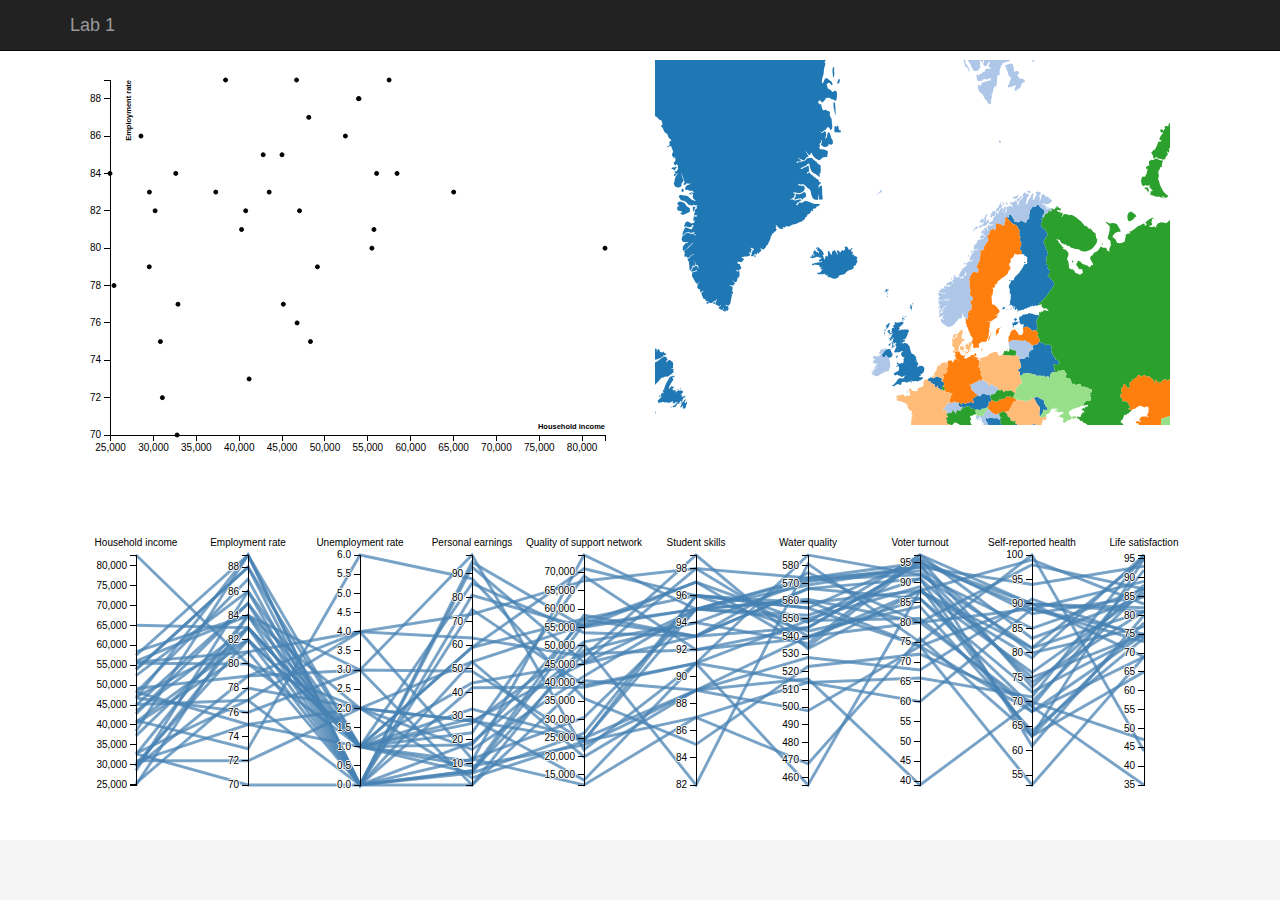
<file: Lab1/index.html>
<!DOCTYPE html>
<!--[if lt IE 7]>      <html class="no-js lt-ie9 lt-ie8 lt-ie7"> <![endif]-->
<!--[if IE 7]>         <html class="no-js lt-ie9 lt-ie8"> <![endif]-->
<!--[if IE 8]>         <html class="no-js lt-ie9"> <![endif]-->
<!--[if gt IE 8]><!--> <html class="no-js"> <!--<![endif]-->
    <head>
        <meta charset="utf-8">
        <meta http-equiv="X-UA-Compatible" content="IE=edge">
        <title></title>
        <meta name="description" content="">
        <meta name="viewport" content="width=device-width, initial-scale=1">

        <!-- Place favicon.ico and apple-touch-icon.png in the root directory -->
        <!-- Bootstrap core CSS -->
        <link rel="stylesheet" href="css/bootstrap.css">
        <link rel="stylesheet" href="css/normalize.css">
        <link rel="stylesheet" href="css/colorbrewer.css">
        <link rel="stylesheet" href="css/main.css">

        <!--modules css-->
        <link rel="stylesheet" href="css/pc.css">
        <link rel="stylesheet" href="css/sp.css">
        <link rel="stylesheet" href="css/map.css">

    </head>
    <body>
        <!--[if lt IE 7]>
            <p class="browsehappy">You are using an <strong>outdated</strong> browser. Please <a href="http://browsehappy.com/">upgrade your browser</a> to improve your experience.</p>
        <![endif]-->

        <!-- Wrap all page content here -->
        <div id="wrap">

            <!-- axed navbar -->
            <div class="navbar navbar-inverse navbar-fixed-top" role="navigation">
                <div class="container">
                    <div class="navbar-header">
                        <button type="button" class="navbar-toggle" data-toggle="collapse" data-target=".navbar-collapse">
                            <span class="sr-only">Toggle navigation</span>
                            <span class="icon-bar"></span>
                            <span class="icon-bar"></span>
                            <span class="icon-bar"></span>
                        </button>
                        <a class="navbar-brand" href="#" onclick="window.location.reload()">Lab 1</a>
                    </div>
                </div>
            </div>

            <!-- Begin page content -->


            <div class="container">
                <!-- row of columns -->

                <br><br><br>

                <div class="row">
                    <div class="col-xs-6">
                        <div id="sp" style="height: 45vh;">
                        </div>
                    </div>

                    <div class="col-xs-6">
                        <div id="map" style="height: 45vh;">
                        </div>
                    </div>

                </div>

                <div class="row">
                    <br><br><br>
                    <div class="col-xs-12">
                        <div id="pc" style="height: 30vh"></div>
                    </div>
                </div>
            </div>

        </div>

        <div id="footer">
            <div class="container">
            </div>
        </div>

        <script src="http://ajax.googleapis.com/ajax/libs/jquery/1.10.2/jquery.min.js"></script>
        <script>window.jQuery || document.write('<script src="js/vendor/jquery-1.10.2.min.js"><\/script>')</script>
        <script src="js/vendor/bootstrap.min.js"></script>
        <script src="js/plugins.js"></script>
        <script src="js/vendor/modernizr-2.6.2.min.js"></script>
        <script src="js/vendor/d3.min.js"></script>
        <script src="js/vendor/topojson.v1.min.js"></script>
        <script src="js/vendor/underscore-min.js"></script>
        <script src="js/vendor/colorbrewer.js"></script>

        <!--modules js-->
        <script src="js/pc.js"></script>
        <script src="js/sp.js"></script>
        <script src="js/map.js"></script>
        <script src="js/main.js"></script>

    </body>
</html>
</file>
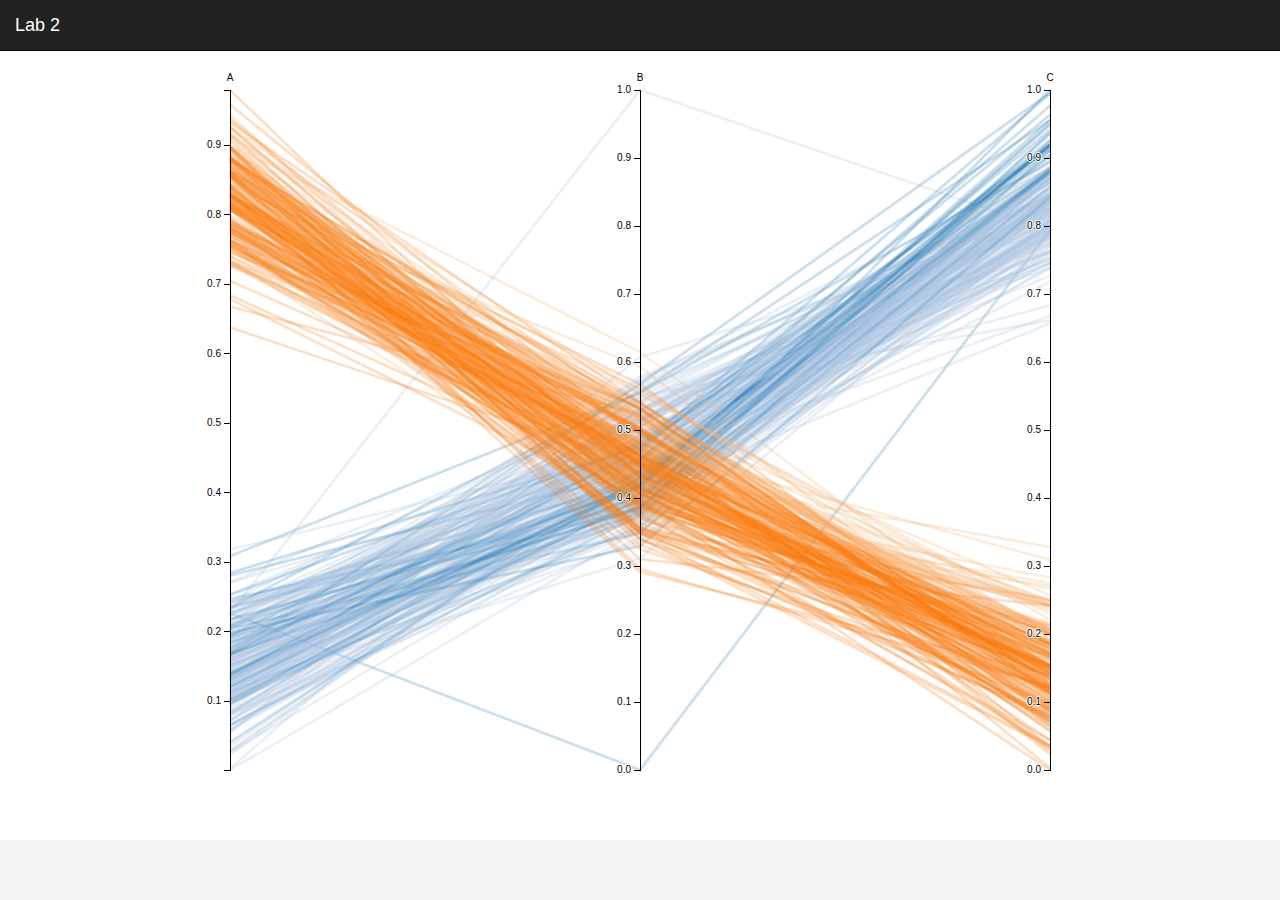
<file: Lab2/index.html>
<!DOCTYPE html>
<!--[if lt IE 7]>      <html class="no-js lt-ie9 lt-ie8 lt-ie7"> <![endif]-->
<!--[if IE 7]>         <html class="no-js lt-ie9 lt-ie8"> <![endif]-->
<!--[if IE 8]>         <html class="no-js lt-ie9"> <![endif]-->
<!--[if gt IE 8]><!--> <html class="no-js"> <!--<![endif]-->
    <head>
        <meta charset="utf-8">
        <meta http-equiv="X-UA-Compatible" content="IE=edge">
        <title></title>
        <meta name="description" content="">
        <meta name="viewport" content="width=device-width, initial-scale=1">

        <!-- Place favicon.ico and apple-touch-icon.png in the root directory -->
        <!-- Bootstrap core CSS -->
        <link rel="stylesheet" href="css/bootstrap.css">
        <link rel="stylesheet" href="css/normalize.css">
        <link rel="stylesheet" href="css/main.css">
        <link rel="stylesheet" href="css/colorbrewer.css">

        <!--modules css-->
        <link rel="stylesheet" href="css/pc.css">
        

    </head>
    <body>
        <!--[if lt IE 7]>
            <p class="browsehappy">You are using an <strong>outdated</strong> browser. Please <a href="http://browsehappy.com/">upgrade your browser</a> to improve your experience.</p>
        <![endif]-->

        <!-- Wrap all page content here -->
        <div id="wrap">

            <!-- Fixed navbar -->
            <div class="navbar navbar-inverse navbar-fixed-top" role="navigation">
                <div class="container">
                    <div class="navbar-header">
                        <button type="button" class="navbar-toggle" data-toggle="collapse" data-target=".navbar-collapse">
                            <span class="sr-only">Toggle navigation</span>
                            <span class="icon-bar"></span>
                            <span class="icon-bar"></span>
                            <span class="icon-bar"></span>
                        </button>
                        <a class="navbar-brand" href="#">Lab 2</a>
                    </div>
                </div>
            </div>

            <!-- Begin page content -->


            <div class="container">
                <!-- row of columns -->
                <br><br><br>
                <div id="pc" style="height: 80vh"></div>
            </div>


        </div>

        <div id="footer">
            <div class="container">
            </div>
        </div>

        <script src="//ajax.googleapis.com/ajax/libs/jquery/1.10.2/jquery.min.js"></script>
        <script>window.jQuery || document.write('<script src="js/vendor/jquery-1.10.2.min.js"><\/script>')</script>
        <script src="js/vendor/bootstrap.min.js"></script>
        <script src="js/plugins.js"></script>
        <script src="js/vendor/modernizr-2.6.2.min.js"></script>
        <script src="js/vendor/d3.min.js"></script>
        <script src="js/vendor/topojson.v1.min.js"></script>
        <script src="js/vendor/underscore-min.js"></script>
        <script src="js/vendor/colorbrewer.js"></script>

        <!--modules js-->
        <script src="js/kmeans.js"></script>
        <script src="js/pc.js"></script>
        <script src="js/main.js"></script>

    </body>
</html>
</file>
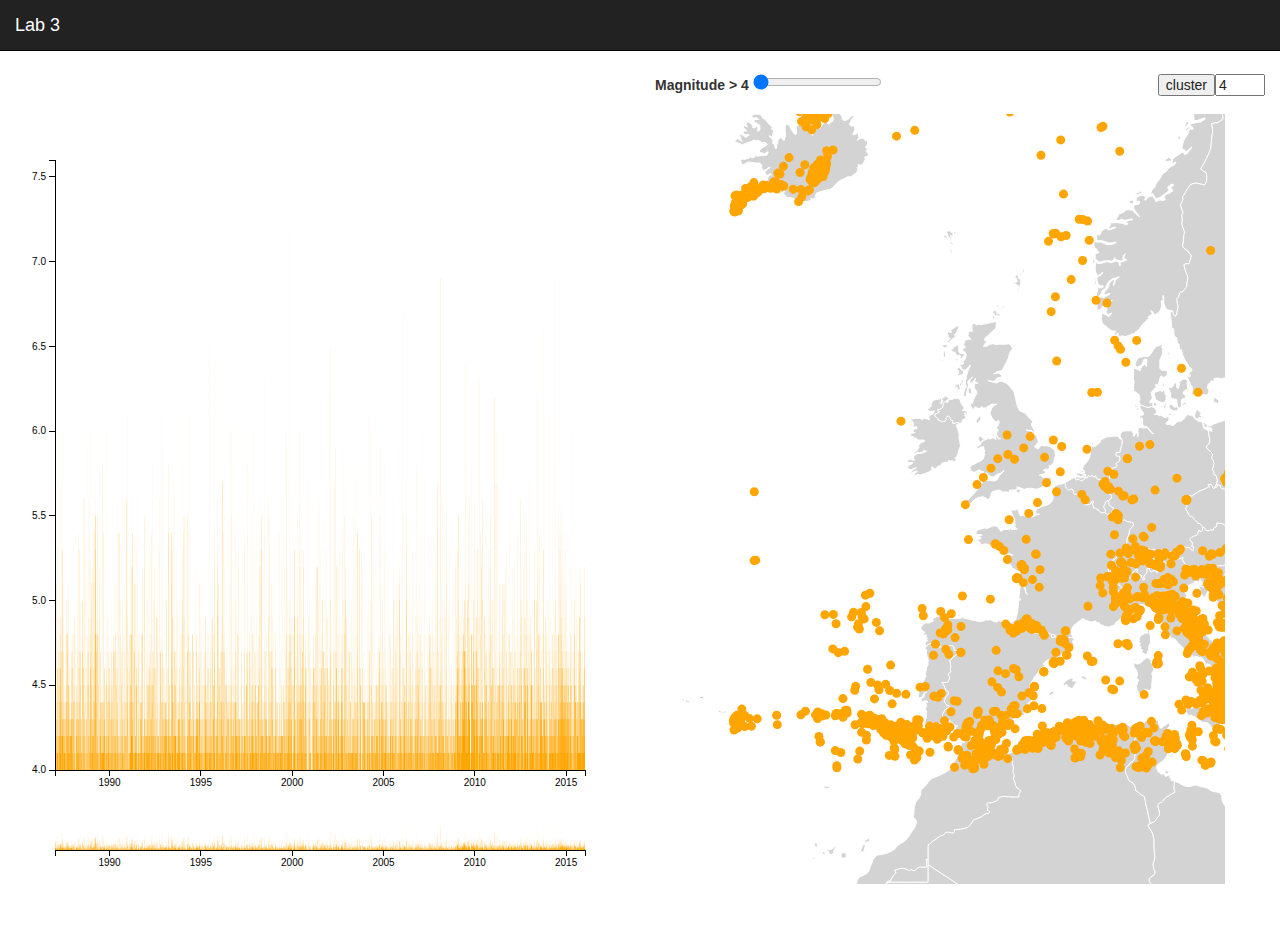
<file: Lab3/index.html>
<!DOCTYPE html>
<!--[if lt IE 7]>      <html class="no-js lt-ie9 lt-ie8 lt-ie7"> <![endif]-->
<!--[if IE 7]>         <html class="no-js lt-ie9 lt-ie8"> <![endif]-->
<!--[if IE 8]>         <html class="no-js lt-ie9"> <![endif]-->
<!--[if gt IE 8]><!--> <html class="no-js"> <!--<![endif]-->
    <head>
        <meta charset="utf-8">
        <meta http-equiv="X-UA-Compatible" content="IE=edge">
        <title></title>
        <meta name="description" content="">
        <meta name="viewport" content="width=device-width, initial-scale=1">

        <!-- Place favicon.ico and apple-touch-icon.png in the root directory -->
        <!-- Bootstrap core CSS -->
        <link rel="stylesheet" href="css/bootstrap.css">
        <link rel="stylesheet" href="css/normalize.css">
        <link rel="stylesheet" href="css/colorbrewer.css">
        <link rel="stylesheet" href="css/main.css">

        <!--modules css-->
        <link rel="stylesheet" href="css/area.css">
        <link rel="stylesheet" href="css/map.css">

    </head>
    

        <!--[if lt IE 7]>
           <p class="browsehappy">You are using an <strong>outdated</strong> browser. Please <a href="http://browsehappy.com/">upgrade your browser</a> to improve your experience.</p>
       <![endif]-->

        <!-- Wrap all page content here -->
        <div id="wrap">

            <!-- Fixed navbar -->
            <div class="navbar navbar-inverse navbar-fixed-top" role="navigation">
                <div class="container">
                    <div class="navbar-header">
                        <button type="button" class="navbar-toggle" data-toggle="collapse" data-target=".navbar-collapse">
                            <span class="sr-only">Toggle navigation</span>
                            <span class="icon-bar"></span>
                            <span class="icon-bar"></span>
                            <span class="icon-bar"></span>
                        </button>
                        <a class="navbar-brand" href="#">Lab 3</a>
                    </div>
                </div>
            </div>

            <!-- Begin page content -->


            <div class="container">
                <!-- row of columns -->

                <br><br><br>

                <div class="row">
                    <div class="col-md-6" id ="area" style ="height: 90vh"></div>   
                    <div class="col-md-6" id ="map" style ="height: 90vh">
                       <p>
                            <label>
                                Magnitude > <span id="slider-value">4</span>
                            </label>
                            <input type="range" min="4" max="7" value="4" id="slider">
                            <input type="number" id="k" value="4" style="float:right;"> 
                            <input type="button" value="cluster" onclick="map1.cluster()" style="float:right;"/>
                            <label id="info" style="float:right;"></label>
                        </p> 
                        
                    </div>

                </div>                
            </div>
        </div>


        <script src="js/vendor/jquery.min.js"></script>
        <script src="js/vendor/bootstrap.min.js"></script>
        <!--<script src="js/plugins.js"></script>-->
        <script src="js/vendor/d3.v3.min.js"></script>
        <script src="js/vendor/modernizr-2.6.2.min.js"></script>
        <script src="js/vendor/topojson.v1.min.js"></script>
        <script src="js/vendor/underscore-min.js"></script>
        <script src="js/vendor/colorbrewer.js"></script>

        <!--modules js-->
        <script src="js/kmeans.js"></script>
        <script src="js/area.js"></script>
        <script src="js/map.js"></script>
        <script src="js/main.js"></script>
    
</html>
</file>
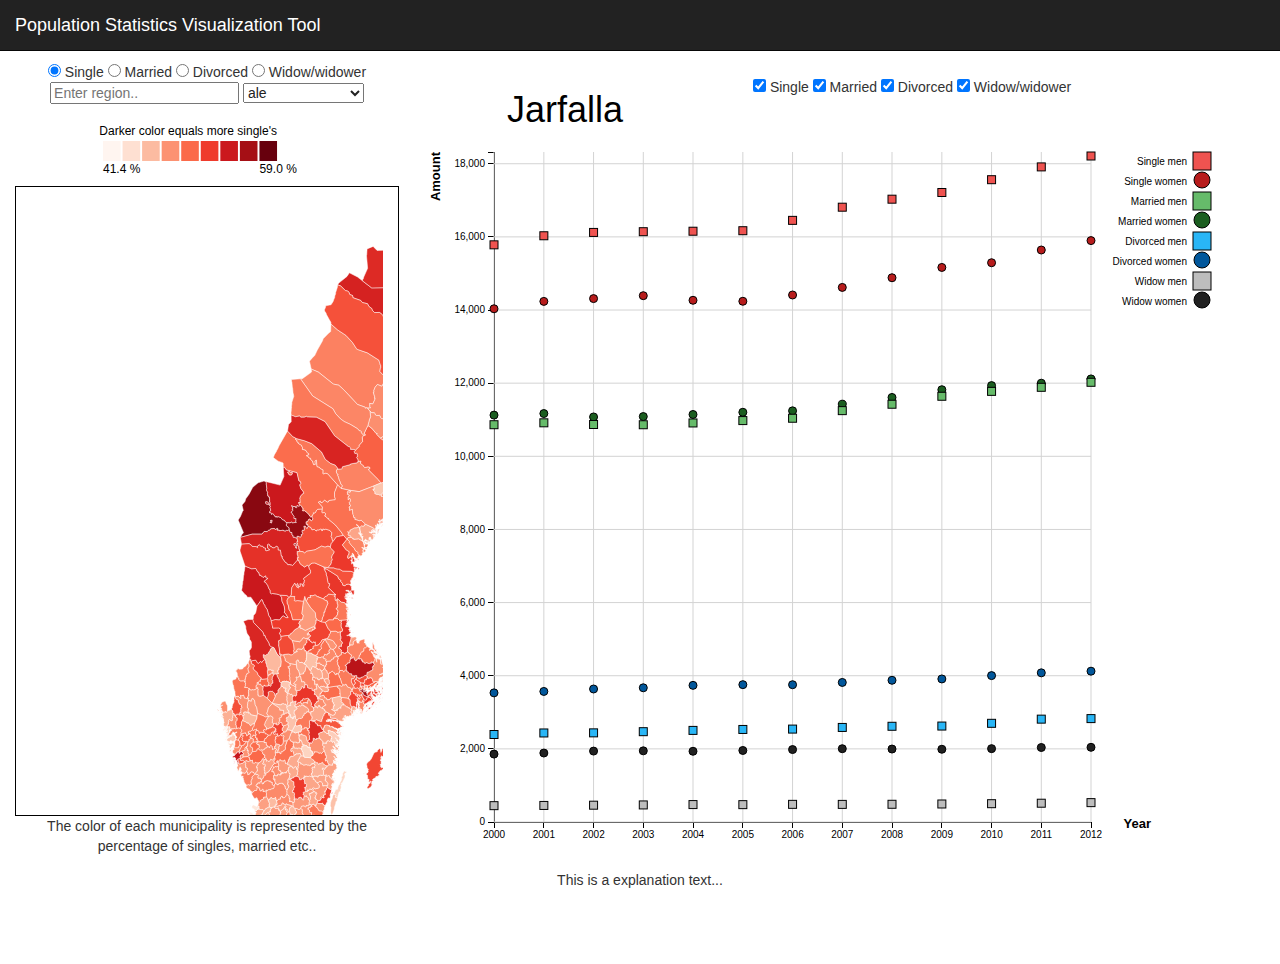
<file: Project/index.html>
<!DOCTYPE html>
<!--[if lt IE 7]>      <html class="no-js lt-ie9 lt-ie8 lt-ie7"> <![endif]-->
<!--[if IE 7]>         <html class="no-js lt-ie9 lt-ie8"> <![endif]-->
<!--[if IE 8]>         <html class="no-js lt-ie9"> <![endif]-->
<!--[if gt IE 8]><!--> <html class="no-js"> <!--<![endif]-->
    <head>
        <meta charset="utf-8">
        <meta http-equiv="X-UA-Compatible" content="IE=edge" >

        <meta http-equiv="Content-Type" content="text/html;charset=ISO-8859-1">

        <title></title>
        <meta name="description" content="">
        <meta name="viewport" content="width=device-width, initial-scale=1">

        <!-- Place favicon.ico and apple-touch-icon.png in the root directory -->
        <!-- Bootstrap core CSS -->
        <link rel="stylesheet" href="css/bootstrap.css">
        <link rel="stylesheet" href="css/normalize.css">
        <link rel="stylesheet" href="css/main.css">
        <link rel="stylesheet" href="css/colorbrewer.css">

        <!--modules css-->
        <link rel="stylesheet" href="css/sp.css">
        <link rel="stylesheet" href="css/map.css">
        

    </head>
    <body>
        <!--[if lt IE 7]>
            <p class="browsehappy">You are using an <strong>outdated</strong> browser. Please <a href="http://browsehappy.com/">upgrade your browser</a> to improve your experience.</p>
        <![endif]-->

        <!-- Wrap all page content here -->
        
        <div id="wrap">

            <!-- Fixed navbar -->
            <div class="navbar navbar-inverse navbar-fixed-top" role="navigation">
                <div class="container">
                    <div class="navbar-header">
                        <button type="button" class="navbar-toggle" data-toggle="collapse" data-target=".navbar-collapse">
                            <span class="sr-only">Toggle navigation</span>
                            <span class="icon-bar"></span>
                            <span class="icon-bar"></span>
                            <span class="icon-bar"></span>
                        </button>
                        <a class="navbar-brand" href="#">Population Statistics Visualization Tool</a>
                    </div>
                </div>
            </div>

            <!-- Begin page content -->


            <div class="container">
                <!-- row of columns -->
                <br><br><br>
                
                    <div id="floatLeft" style="width: 30vw; float: left;">
                            <form style="text-align: center;">
        						<input id="A" type="radio" name="myradio" value="singel" checked="true" onclick="fun('single')">  Single  </input>
                                <input id="B" type="radio" name="myradio" value="married" onclick="fun('married')">  Married  </input>
                                <input id="C" type="radio" name="myradio" value="divorced" onclick="fun('divorced')">  Divorced  </input>
                                <input id="C" type="radio" name="myradio" value="widow/widower" onclick="fun('widow/widower')">  Widow/widower  </input>
        					</form>
                            <div style="text-align: center;">
                            <input id="search" type="text" onkeypress="fun2(event)" placeholder="Enter region.."></input>
                            <select id="selectId" onchange="changeFunc()">
                                
                            </select>
                            </div>
                        <div id="wrapper" style="">
                            <div class="legendario" id="mapLegend" style="margin-top:5%; height: 7vh; width: 30vw; clear:both;"></div>

                            <div class="col-md-6" id="map" style ="height: 70vh; width: 30vw; border:1px solid black;"></div>

                            <p style="text-align: center;">The color of each municipality is represented by the percentage of singles, married etc..</p>
                        </div>

                    </div>
                    <div id="floatRight" >
                        <div style="float: right;">

                            
                            <div style="width: 40vw; float: right; margin-top: 2%">

                                <form id="form2">
                                    <input id="D" class="mybox" type="checkbox" name="checkSingle" value="single" checked>  Single  </input>
                                    <input id="E" class="mybox" type="checkbox" name="checkMarried" value="married" checked>  Married  </input>
                                    <input id="F" class="mybox" type="checkbox" name="checkDivorced" value="divorced" checked>  Divorced  </input>
                                    <input id="G" class="mybox" type="checkbox" name="checkWidow" value="widow/widower" checked>  Widow/widower  </input>
                                </form>

                            </div>
                            <div id="spHeadline" style="height: 8vh; width: 20vw; float: right;"></div>

                            
                        </div>

                        <div class="col-md-6" id="sp" style ="height: 80vh; width: 65vw;"></div>
                        <p style="text-align: center; clear: both;">This is a explanation text...</p>

                    </div>
                
            </div>
        </div>

        <script src="//ajax.googleapis.com/ajax/libs/jquery/1.10.2/jquery.min.js"></script>
        <script>window.jQuery || document.write('<script src="js/vendor/jquery-1.10.2.min.js"><\/script>')</script>
        <script src="js/vendor/bootstrap.min.js"></script>
        <script src="js/plugins.js"></script>
        <script src="js/vendor/modernizr-2.6.2.min.js"></script>
        <script src="js/vendor/d3.min.js"></script>
        <script src="js/vendor/topojson.v1.min.js"></script>
        <script src="js/vendor/underscore-min.js"></script>
        <script src="js/vendor/colorbrewer.js"></script>

        <!--modules js-->
        <script src="js/kmeans.js"></script>
        <script src="js/data.js"></script>
        <script src="js/map.js"></script>
        <script src="js/sp.js"></script>
        <script src="js/main.js"></script>


    </body>
</html>
</file>
<file: Lab1/css/colorbrewer.css>
/* This product includes color specifications and designs developed by Cynthia Brewer (http://colorbrewer.org/). */
.YlGn .q0-3{fill:rgb(247,252,185)}
.YlGn .q1-3{fill:rgb(173,221,142)}
.YlGn .q2-3{fill:rgb(49,163,84)}
.YlGn .q0-4{fill:rgb(255,255,204)}
.YlGn .q1-4{fill:rgb(194,230,153)}
.YlGn .q2-4{fill:rgb(120,198,121)}
.YlGn .q3-4{fill:rgb(35,132,67)}
.YlGn .q0-5{fill:rgb(255,255,204)}
.YlGn .q1-5{fill:rgb(194,230,153)}
.YlGn .q2-5{fill:rgb(120,198,121)}
.YlGn .q3-5{fill:rgb(49,163,84)}
.YlGn .q4-5{fill:rgb(0,104,55)}
.YlGn .q0-6{fill:rgb(255,255,204)}
.YlGn .q1-6{fill:rgb(217,240,163)}
.YlGn .q2-6{fill:rgb(173,221,142)}
.YlGn .q3-6{fill:rgb(120,198,121)}
.YlGn .q4-6{fill:rgb(49,163,84)}
.YlGn .q5-6{fill:rgb(0,104,55)}
.YlGn .q0-7{fill:rgb(255,255,204)}
.YlGn .q1-7{fill:rgb(217,240,163)}
.YlGn .q2-7{fill:rgb(173,221,142)}
.YlGn .q3-7{fill:rgb(120,198,121)}
.YlGn .q4-7{fill:rgb(65,171,93)}
.YlGn .q5-7{fill:rgb(35,132,67)}
.YlGn .q6-7{fill:rgb(0,90,50)}
.YlGn .q0-8{fill:rgb(255,255,229)}
.YlGn .q1-8{fill:rgb(247,252,185)}
.YlGn .q2-8{fill:rgb(217,240,163)}
.YlGn .q3-8{fill:rgb(173,221,142)}
.YlGn .q4-8{fill:rgb(120,198,121)}
.YlGn .q5-8{fill:rgb(65,171,93)}
.YlGn .q6-8{fill:rgb(35,132,67)}
.YlGn .q7-8{fill:rgb(0,90,50)}
.YlGn .q0-9{fill:rgb(255,255,229)}
.YlGn .q1-9{fill:rgb(247,252,185)}
.YlGn .q2-9{fill:rgb(217,240,163)}
.YlGn .q3-9{fill:rgb(173,221,142)}
.YlGn .q4-9{fill:rgb(120,198,121)}
.YlGn .q5-9{fill:rgb(65,171,93)}
.YlGn .q6-9{fill:rgb(35,132,67)}
.YlGn .q7-9{fill:rgb(0,104,55)}
.YlGn .q8-9{fill:rgb(0,69,41)}
.YlGnBu .q0-3{fill:rgb(237,248,177)}
.YlGnBu .q1-3{fill:rgb(127,205,187)}
.YlGnBu .q2-3{fill:rgb(44,127,184)}
.YlGnBu .q0-4{fill:rgb(255,255,204)}
.YlGnBu .q1-4{fill:rgb(161,218,180)}
.YlGnBu .q2-4{fill:rgb(65,182,196)}
.YlGnBu .q3-4{fill:rgb(34,94,168)}
.YlGnBu .q0-5{fill:rgb(255,255,204)}
.YlGnBu .q1-5{fill:rgb(161,218,180)}
.YlGnBu .q2-5{fill:rgb(65,182,196)}
.YlGnBu .q3-5{fill:rgb(44,127,184)}
.YlGnBu .q4-5{fill:rgb(37,52,148)}
.YlGnBu .q0-6{fill:rgb(255,255,204)}
.YlGnBu .q1-6{fill:rgb(199,233,180)}
.YlGnBu .q2-6{fill:rgb(127,205,187)}
.YlGnBu .q3-6{fill:rgb(65,182,196)}
.YlGnBu .q4-6{fill:rgb(44,127,184)}
.YlGnBu .q5-6{fill:rgb(37,52,148)}
.YlGnBu .q0-7{fill:rgb(255,255,204)}
.YlGnBu .q1-7{fill:rgb(199,233,180)}
.YlGnBu .q2-7{fill:rgb(127,205,187)}
.YlGnBu .q3-7{fill:rgb(65,182,196)}
.YlGnBu .q4-7{fill:rgb(29,145,192)}
.YlGnBu .q5-7{fill:rgb(34,94,168)}
.YlGnBu .q6-7{fill:rgb(12,44,132)}
.YlGnBu .q0-8{fill:rgb(255,255,217)}
.YlGnBu .q1-8{fill:rgb(237,248,177)}
.YlGnBu .q2-8{fill:rgb(199,233,180)}
.YlGnBu .q3-8{fill:rgb(127,205,187)}
.YlGnBu .q4-8{fill:rgb(65,182,196)}
.YlGnBu .q5-8{fill:rgb(29,145,192)}
.YlGnBu .q6-8{fill:rgb(34,94,168)}
.YlGnBu .q7-8{fill:rgb(12,44,132)}
.YlGnBu .q0-9{fill:rgb(255,255,217)}
.YlGnBu .q1-9{fill:rgb(237,248,177)}
.YlGnBu .q2-9{fill:rgb(199,233,180)}
.YlGnBu .q3-9{fill:rgb(127,205,187)}
.YlGnBu .q4-9{fill:rgb(65,182,196)}
.YlGnBu .q5-9{fill:rgb(29,145,192)}
.YlGnBu .q6-9{fill:rgb(34,94,168)}
.YlGnBu .q7-9{fill:rgb(37,52,148)}
.YlGnBu .q8-9{fill:rgb(8,29,88)}
.GnBu .q0-3{fill:rgb(224,243,219)}
.GnBu .q1-3{fill:rgb(168,221,181)}
.GnBu .q2-3{fill:rgb(67,162,202)}
.GnBu .q0-4{fill:rgb(240,249,232)}
.GnBu .q1-4{fill:rgb(186,228,188)}
.GnBu .q2-4{fill:rgb(123,204,196)}
.GnBu .q3-4{fill:rgb(43,140,190)}
.GnBu .q0-5{fill:rgb(240,249,232)}
.GnBu .q1-5{fill:rgb(186,228,188)}
.GnBu .q2-5{fill:rgb(123,204,196)}
.GnBu .q3-5{fill:rgb(67,162,202)}
.GnBu .q4-5{fill:rgb(8,104,172)}
.GnBu .q0-6{fill:rgb(240,249,232)}
.GnBu .q1-6{fill:rgb(204,235,197)}
.GnBu .q2-6{fill:rgb(168,221,181)}
.GnBu .q3-6{fill:rgb(123,204,196)}
.GnBu .q4-6{fill:rgb(67,162,202)}
.GnBu .q5-6{fill:rgb(8,104,172)}
.GnBu .q0-7{fill:rgb(240,249,232)}
.GnBu .q1-7{fill:rgb(204,235,197)}
.GnBu .q2-7{fill:rgb(168,221,181)}
.GnBu .q3-7{fill:rgb(123,204,196)}
.GnBu .q4-7{fill:rgb(78,179,211)}
.GnBu .q5-7{fill:rgb(43,140,190)}
.GnBu .q6-7{fill:rgb(8,88,158)}
.GnBu .q0-8{fill:rgb(247,252,240)}
.GnBu .q1-8{fill:rgb(224,243,219)}
.GnBu .q2-8{fill:rgb(204,235,197)}
.GnBu .q3-8{fill:rgb(168,221,181)}
.GnBu .q4-8{fill:rgb(123,204,196)}
.GnBu .q5-8{fill:rgb(78,179,211)}
.GnBu .q6-8{fill:rgb(43,140,190)}
.GnBu .q7-8{fill:rgb(8,88,158)}
.GnBu .q0-9{fill:rgb(247,252,240)}
.GnBu .q1-9{fill:rgb(224,243,219)}
.GnBu .q2-9{fill:rgb(204,235,197)}
.GnBu .q3-9{fill:rgb(168,221,181)}
.GnBu .q4-9{fill:rgb(123,204,196)}
.GnBu .q5-9{fill:rgb(78,179,211)}
.GnBu .q6-9{fill:rgb(43,140,190)}
.GnBu .q7-9{fill:rgb(8,104,172)}
.GnBu .q8-9{fill:rgb(8,64,129)}
.BuGn .q0-3{fill:rgb(229,245,249)}
.BuGn .q1-3{fill:rgb(153,216,201)}
.BuGn .q2-3{fill:rgb(44,162,95)}
.BuGn .q0-4{fill:rgb(237,248,251)}
.BuGn .q1-4{fill:rgb(178,226,226)}
.BuGn .q2-4{fill:rgb(102,194,164)}
.BuGn .q3-4{fill:rgb(35,139,69)}
.BuGn .q0-5{fill:rgb(237,248,251)}
.BuGn .q1-5{fill:rgb(178,226,226)}
.BuGn .q2-5{fill:rgb(102,194,164)}
.BuGn .q3-5{fill:rgb(44,162,95)}
.BuGn .q4-5{fill:rgb(0,109,44)}
.BuGn .q0-6{fill:rgb(237,248,251)}
.BuGn .q1-6{fill:rgb(204,236,230)}
.BuGn .q2-6{fill:rgb(153,216,201)}
.BuGn .q3-6{fill:rgb(102,194,164)}
.BuGn .q4-6{fill:rgb(44,162,95)}
.BuGn .q5-6{fill:rgb(0,109,44)}
.BuGn .q0-7{fill:rgb(237,248,251)}
.BuGn .q1-7{fill:rgb(204,236,230)}
.BuGn .q2-7{fill:rgb(153,216,201)}
.BuGn .q3-7{fill:rgb(102,194,164)}
.BuGn .q4-7{fill:rgb(65,174,118)}
.BuGn .q5-7{fill:rgb(35,139,69)}
.BuGn .q6-7{fill:rgb(0,88,36)}
.BuGn .q0-8{fill:rgb(247,252,253)}
.BuGn .q1-8{fill:rgb(229,245,249)}
.BuGn .q2-8{fill:rgb(204,236,230)}
.BuGn .q3-8{fill:rgb(153,216,201)}
.BuGn .q4-8{fill:rgb(102,194,164)}
.BuGn .q5-8{fill:rgb(65,174,118)}
.BuGn .q6-8{fill:rgb(35,139,69)}
.BuGn .q7-8{fill:rgb(0,88,36)}
.BuGn .q0-9{fill:rgb(247,252,253)}
.BuGn .q1-9{fill:rgb(229,245,249)}
.BuGn .q2-9{fill:rgb(204,236,230)}
.BuGn .q3-9{fill:rgb(153,216,201)}
.BuGn .q4-9{fill:rgb(102,194,164)}
.BuGn .q5-9{fill:rgb(65,174,118)}
.BuGn .q6-9{fill:rgb(35,139,69)}
.BuGn .q7-9{fill:rgb(0,109,44)}
.BuGn .q8-9{fill:rgb(0,68,27)}
.PuBuGn .q0-3{fill:rgb(236,226,240)}
.PuBuGn .q1-3{fill:rgb(166,189,219)}
.PuBuGn .q2-3{fill:rgb(28,144,153)}
.PuBuGn .q0-4{fill:rgb(246,239,247)}
.PuBuGn .q1-4{fill:rgb(189,201,225)}
.PuBuGn .q2-4{fill:rgb(103,169,207)}
.PuBuGn .q3-4{fill:rgb(2,129,138)}
.PuBuGn .q0-5{fill:rgb(246,239,247)}
.PuBuGn .q1-5{fill:rgb(189,201,225)}
.PuBuGn .q2-5{fill:rgb(103,169,207)}
.PuBuGn .q3-5{fill:rgb(28,144,153)}
.PuBuGn .q4-5{fill:rgb(1,108,89)}
.PuBuGn .q0-6{fill:rgb(246,239,247)}
.PuBuGn .q1-6{fill:rgb(208,209,230)}
.PuBuGn .q2-6{fill:rgb(166,189,219)}
.PuBuGn .q3-6{fill:rgb(103,169,207)}
.PuBuGn .q4-6{fill:rgb(28,144,153)}
.PuBuGn .q5-6{fill:rgb(1,108,89)}
.PuBuGn .q0-7{fill:rgb(246,239,247)}
.PuBuGn .q1-7{fill:rgb(208,209,230)}
.PuBuGn .q2-7{fill:rgb(166,189,219)}
.PuBuGn .q3-7{fill:rgb(103,169,207)}
.PuBuGn .q4-7{fill:rgb(54,144,192)}
.PuBuGn .q5-7{fill:rgb(2,129,138)}
.PuBuGn .q6-7{fill:rgb(1,100,80)}
.PuBuGn .q0-8{fill:rgb(255,247,251)}
.PuBuGn .q1-8{fill:rgb(236,226,240)}
.PuBuGn .q2-8{fill:rgb(208,209,230)}
.PuBuGn .q3-8{fill:rgb(166,189,219)}
.PuBuGn .q4-8{fill:rgb(103,169,207)}
.PuBuGn .q5-8{fill:rgb(54,144,192)}
.PuBuGn .q6-8{fill:rgb(2,129,138)}
.PuBuGn .q7-8{fill:rgb(1,100,80)}
.PuBuGn .q0-9{fill:rgb(255,247,251)}
.PuBuGn .q1-9{fill:rgb(236,226,240)}
.PuBuGn .q2-9{fill:rgb(208,209,230)}
.PuBuGn .q3-9{fill:rgb(166,189,219)}
.PuBuGn .q4-9{fill:rgb(103,169,207)}
.PuBuGn .q5-9{fill:rgb(54,144,192)}
.PuBuGn .q6-9{fill:rgb(2,129,138)}
.PuBuGn .q7-9{fill:rgb(1,108,89)}
.PuBuGn .q8-9{fill:rgb(1,70,54)}
.PuBu .q0-3{fill:rgb(236,231,242)}
.PuBu .q1-3{fill:rgb(166,189,219)}
.PuBu .q2-3{fill:rgb(43,140,190)}
.PuBu .q0-4{fill:rgb(241,238,246)}
.PuBu .q1-4{fill:rgb(189,201,225)}
.PuBu .q2-4{fill:rgb(116,169,207)}
.PuBu .q3-4{fill:rgb(5,112,176)}
.PuBu .q0-5{fill:rgb(241,238,246)}
.PuBu .q1-5{fill:rgb(189,201,225)}
.PuBu .q2-5{fill:rgb(116,169,207)}
.PuBu .q3-5{fill:rgb(43,140,190)}
.PuBu .q4-5{fill:rgb(4,90,141)}
.PuBu .q0-6{fill:rgb(241,238,246)}
.PuBu .q1-6{fill:rgb(208,209,230)}
.PuBu .q2-6{fill:rgb(166,189,219)}
.PuBu .q3-6{fill:rgb(116,169,207)}
.PuBu .q4-6{fill:rgb(43,140,190)}
.PuBu .q5-6{fill:rgb(4,90,141)}
.PuBu .q0-7{fill:rgb(241,238,246)}
.PuBu .q1-7{fill:rgb(208,209,230)}
.PuBu .q2-7{fill:rgb(166,189,219)}
.PuBu .q3-7{fill:rgb(116,169,207)}
.PuBu .q4-7{fill:rgb(54,144,192)}
.PuBu .q5-7{fill:rgb(5,112,176)}
.PuBu .q6-7{fill:rgb(3,78,123)}
.PuBu .q0-8{fill:rgb(255,247,251)}
.PuBu .q1-8{fill:rgb(236,231,242)}
.PuBu .q2-8{fill:rgb(208,209,230)}
.PuBu .q3-8{fill:rgb(166,189,219)}
.PuBu .q4-8{fill:rgb(116,169,207)}
.PuBu .q5-8{fill:rgb(54,144,192)}
.PuBu .q6-8{fill:rgb(5,112,176)}
.PuBu .q7-8{fill:rgb(3,78,123)}
.PuBu .q0-9{fill:rgb(255,247,251)}
.PuBu .q1-9{fill:rgb(236,231,242)}
.PuBu .q2-9{fill:rgb(208,209,230)}
.PuBu .q3-9{fill:rgb(166,189,219)}
.PuBu .q4-9{fill:rgb(116,169,207)}
.PuBu .q5-9{fill:rgb(54,144,192)}
.PuBu .q6-9{fill:rgb(5,112,176)}
.PuBu .q7-9{fill:rgb(4,90,141)}
.PuBu .q8-9{fill:rgb(2,56,88)}
.BuPu .q0-3{fill:rgb(224,236,244)}
.BuPu .q1-3{fill:rgb(158,188,218)}
.BuPu .q2-3{fill:rgb(136,86,167)}
.BuPu .q0-4{fill:rgb(237,248,251)}
.BuPu .q1-4{fill:rgb(179,205,227)}
.BuPu .q2-4{fill:rgb(140,150,198)}
.BuPu .q3-4{fill:rgb(136,65,157)}
.BuPu .q0-5{fill:rgb(237,248,251)}
.BuPu .q1-5{fill:rgb(179,205,227)}
.BuPu .q2-5{fill:rgb(140,150,198)}
.BuPu .q3-5{fill:rgb(136,86,167)}
.BuPu .q4-5{fill:rgb(129,15,124)}
.BuPu .q0-6{fill:rgb(237,248,251)}
.BuPu .q1-6{fill:rgb(191,211,230)}
.BuPu .q2-6{fill:rgb(158,188,218)}
.BuPu .q3-6{fill:rgb(140,150,198)}
.BuPu .q4-6{fill:rgb(136,86,167)}
.BuPu .q5-6{fill:rgb(129,15,124)}
.BuPu .q0-7{fill:rgb(237,248,251)}
.BuPu .q1-7{fill:rgb(191,211,230)}
.BuPu .q2-7{fill:rgb(158,188,218)}
.BuPu .q3-7{fill:rgb(140,150,198)}
.BuPu .q4-7{fill:rgb(140,107,177)}
.BuPu .q5-7{fill:rgb(136,65,157)}
.BuPu .q6-7{fill:rgb(110,1,107)}
.BuPu .q0-8{fill:rgb(247,252,253)}
.BuPu .q1-8{fill:rgb(224,236,244)}
.BuPu .q2-8{fill:rgb(191,211,230)}
.BuPu .q3-8{fill:rgb(158,188,218)}
.BuPu .q4-8{fill:rgb(140,150,198)}
.BuPu .q5-8{fill:rgb(140,107,177)}
.BuPu .q6-8{fill:rgb(136,65,157)}
.BuPu .q7-8{fill:rgb(110,1,107)}
.BuPu .q0-9{fill:rgb(247,252,253)}
.BuPu .q1-9{fill:rgb(224,236,244)}
.BuPu .q2-9{fill:rgb(191,211,230)}
.BuPu .q3-9{fill:rgb(158,188,218)}
.BuPu .q4-9{fill:rgb(140,150,198)}
.BuPu .q5-9{fill:rgb(140,107,177)}
.BuPu .q6-9{fill:rgb(136,65,157)}
.BuPu .q7-9{fill:rgb(129,15,124)}
.BuPu .q8-9{fill:rgb(77,0,75)}
.RdPu .q0-3{fill:rgb(253,224,221)}
.RdPu .q1-3{fill:rgb(250,159,181)}
.RdPu .q2-3{fill:rgb(197,27,138)}
.RdPu .q0-4{fill:rgb(254,235,226)}
.RdPu .q1-4{fill:rgb(251,180,185)}
.RdPu .q2-4{fill:rgb(247,104,161)}
.RdPu .q3-4{fill:rgb(174,1,126)}
.RdPu .q0-5{fill:rgb(254,235,226)}
.RdPu .q1-5{fill:rgb(251,180,185)}
.RdPu .q2-5{fill:rgb(247,104,161)}
.RdPu .q3-5{fill:rgb(197,27,138)}
.RdPu .q4-5{fill:rgb(122,1,119)}
.RdPu .q0-6{fill:rgb(254,235,226)}
.RdPu .q1-6{fill:rgb(252,197,192)}
.RdPu .q2-6{fill:rgb(250,159,181)}
.RdPu .q3-6{fill:rgb(247,104,161)}
.RdPu .q4-6{fill:rgb(197,27,138)}
.RdPu .q5-6{fill:rgb(122,1,119)}
.RdPu .q0-7{fill:rgb(254,235,226)}
.RdPu .q1-7{fill:rgb(252,197,192)}
.RdPu .q2-7{fill:rgb(250,159,181)}
.RdPu .q3-7{fill:rgb(247,104,161)}
.RdPu .q4-7{fill:rgb(221,52,151)}
.RdPu .q5-7{fill:rgb(174,1,126)}
.RdPu .q6-7{fill:rgb(122,1,119)}
.RdPu .q0-8{fill:rgb(255,247,243)}
.RdPu .q1-8{fill:rgb(253,224,221)}
.RdPu .q2-8{fill:rgb(252,197,192)}
.RdPu .q3-8{fill:rgb(250,159,181)}
.RdPu .q4-8{fill:rgb(247,104,161)}
.RdPu .q5-8{fill:rgb(221,52,151)}
.RdPu .q6-8{fill:rgb(174,1,126)}
.RdPu .q7-8{fill:rgb(122,1,119)}
.RdPu .q0-9{fill:rgb(255,247,243)}
.RdPu .q1-9{fill:rgb(253,224,221)}
.RdPu .q2-9{fill:rgb(252,197,192)}
.RdPu .q3-9{fill:rgb(250,159,181)}
.RdPu .q4-9{fill:rgb(247,104,161)}
.RdPu .q5-9{fill:rgb(221,52,151)}
.RdPu .q6-9{fill:rgb(174,1,126)}
.RdPu .q7-9{fill:rgb(122,1,119)}
.RdPu .q8-9{fill:rgb(73,0,106)}
.PuRd .q0-3{fill:rgb(231,225,239)}
.PuRd .q1-3{fill:rgb(201,148,199)}
.PuRd .q2-3{fill:rgb(221,28,119)}
.PuRd .q0-4{fill:rgb(241,238,246)}
.PuRd .q1-4{fill:rgb(215,181,216)}
.PuRd .q2-4{fill:rgb(223,101,176)}
.PuRd .q3-4{fill:rgb(206,18,86)}
.PuRd .q0-5{fill:rgb(241,238,246)}
.PuRd .q1-5{fill:rgb(215,181,216)}
.PuRd .q2-5{fill:rgb(223,101,176)}
.PuRd .q3-5{fill:rgb(221,28,119)}
.PuRd .q4-5{fill:rgb(152,0,67)}
.PuRd .q0-6{fill:rgb(241,238,246)}
.PuRd .q1-6{fill:rgb(212,185,218)}
.PuRd .q2-6{fill:rgb(201,148,199)}
.PuRd .q3-6{fill:rgb(223,101,176)}
.PuRd .q4-6{fill:rgb(221,28,119)}
.PuRd .q5-6{fill:rgb(152,0,67)}
.PuRd .q0-7{fill:rgb(241,238,246)}
.PuRd .q1-7{fill:rgb(212,185,218)}
.PuRd .q2-7{fill:rgb(201,148,199)}
.PuRd .q3-7{fill:rgb(223,101,176)}
.PuRd .q4-7{fill:rgb(231,41,138)}
.PuRd .q5-7{fill:rgb(206,18,86)}
.PuRd .q6-7{fill:rgb(145,0,63)}
.PuRd .q0-8{fill:rgb(247,244,249)}
.PuRd .q1-8{fill:rgb(231,225,239)}
.PuRd .q2-8{fill:rgb(212,185,218)}
.PuRd .q3-8{fill:rgb(201,148,199)}
.PuRd .q4-8{fill:rgb(223,101,176)}
.PuRd .q5-8{fill:rgb(231,41,138)}
.PuRd .q6-8{fill:rgb(206,18,86)}
.PuRd .q7-8{fill:rgb(145,0,63)}
.PuRd .q0-9{fill:rgb(247,244,249)}
.PuRd .q1-9{fill:rgb(231,225,239)}
.PuRd .q2-9{fill:rgb(212,185,218)}
.PuRd .q3-9{fill:rgb(201,148,199)}
.PuRd .q4-9{fill:rgb(223,101,176)}
.PuRd .q5-9{fill:rgb(231,41,138)}
.PuRd .q6-9{fill:rgb(206,18,86)}
.PuRd .q7-9{fill:rgb(152,0,67)}
.PuRd .q8-9{fill:rgb(103,0,31)}
.OrRd .q0-3{fill:rgb(254,232,200)}
.OrRd .q1-3{fill:rgb(253,187,132)}
.OrRd .q2-3{fill:rgb(227,74,51)}
.OrRd .q0-4{fill:rgb(254,240,217)}
.OrRd .q1-4{fill:rgb(253,204,138)}
.OrRd .q2-4{fill:rgb(252,141,89)}
.OrRd .q3-4{fill:rgb(215,48,31)}
.OrRd .q0-5{fill:rgb(254,240,217)}
.OrRd .q1-5{fill:rgb(253,204,138)}
.OrRd .q2-5{fill:rgb(252,141,89)}
.OrRd .q3-5{fill:rgb(227,74,51)}
.OrRd .q4-5{fill:rgb(179,0,0)}
.OrRd .q0-6{fill:rgb(254,240,217)}
.OrRd .q1-6{fill:rgb(253,212,158)}
.OrRd .q2-6{fill:rgb(253,187,132)}
.OrRd .q3-6{fill:rgb(252,141,89)}
.OrRd .q4-6{fill:rgb(227,74,51)}
.OrRd .q5-6{fill:rgb(179,0,0)}
.OrRd .q0-7{fill:rgb(254,240,217)}
.OrRd .q1-7{fill:rgb(253,212,158)}
.OrRd .q2-7{fill:rgb(253,187,132)}
.OrRd .q3-7{fill:rgb(252,141,89)}
.OrRd .q4-7{fill:rgb(239,101,72)}
.OrRd .q5-7{fill:rgb(215,48,31)}
.OrRd .q6-7{fill:rgb(153,0,0)}
.OrRd .q0-8{fill:rgb(255,247,236)}
.OrRd .q1-8{fill:rgb(254,232,200)}
.OrRd .q2-8{fill:rgb(253,212,158)}
.OrRd .q3-8{fill:rgb(253,187,132)}
.OrRd .q4-8{fill:rgb(252,141,89)}
.OrRd .q5-8{fill:rgb(239,101,72)}
.OrRd .q6-8{fill:rgb(215,48,31)}
.OrRd .q7-8{fill:rgb(153,0,0)}
.OrRd .q0-9{fill:rgb(255,247,236)}
.OrRd .q1-9{fill:rgb(254,232,200)}
.OrRd .q2-9{fill:rgb(253,212,158)}
.OrRd .q3-9{fill:rgb(253,187,132)}
.OrRd .q4-9{fill:rgb(252,141,89)}
.OrRd .q5-9{fill:rgb(239,101,72)}
.OrRd .q6-9{fill:rgb(215,48,31)}
.OrRd .q7-9{fill:rgb(179,0,0)}
.OrRd .q8-9{fill:rgb(127,0,0)}
.YlOrRd .q0-3{fill:rgb(255,237,160)}
.YlOrRd .q1-3{fill:rgb(254,178,76)}
.YlOrRd .q2-3{fill:rgb(240,59,32)}
.YlOrRd .q0-4{fill:rgb(255,255,178)}
.YlOrRd .q1-4{fill:rgb(254,204,92)}
.YlOrRd .q2-4{fill:rgb(253,141,60)}
.YlOrRd .q3-4{fill:rgb(227,26,28)}
.YlOrRd .q0-5{fill:rgb(255,255,178)}
.YlOrRd .q1-5{fill:rgb(254,204,92)}
.YlOrRd .q2-5{fill:rgb(253,141,60)}
.YlOrRd .q3-5{fill:rgb(240,59,32)}
.YlOrRd .q4-5{fill:rgb(189,0,38)}
.YlOrRd .q0-6{fill:rgb(255,255,178)}
.YlOrRd .q1-6{fill:rgb(254,217,118)}
.YlOrRd .q2-6{fill:rgb(254,178,76)}
.YlOrRd .q3-6{fill:rgb(253,141,60)}
.YlOrRd .q4-6{fill:rgb(240,59,32)}
.YlOrRd .q5-6{fill:rgb(189,0,38)}
.YlOrRd .q0-7{fill:rgb(255,255,178)}
.YlOrRd .q1-7{fill:rgb(254,217,118)}
.YlOrRd .q2-7{fill:rgb(254,178,76)}
.YlOrRd .q3-7{fill:rgb(253,141,60)}
.YlOrRd .q4-7{fill:rgb(252,78,42)}
.YlOrRd .q5-7{fill:rgb(227,26,28)}
.YlOrRd .q6-7{fill:rgb(177,0,38)}
.YlOrRd .q0-8{fill:rgb(255,255,204)}
.YlOrRd .q1-8{fill:rgb(255,237,160)}
.YlOrRd .q2-8{fill:rgb(254,217,118)}
.YlOrRd .q3-8{fill:rgb(254,178,76)}
.YlOrRd .q4-8{fill:rgb(253,141,60)}
.YlOrRd .q5-8{fill:rgb(252,78,42)}
.YlOrRd .q6-8{fill:rgb(227,26,28)}
.YlOrRd .q7-8{fill:rgb(177,0,38)}
.YlOrRd .q0-9{fill:rgb(255,255,204)}
.YlOrRd .q1-9{fill:rgb(255,237,160)}
.YlOrRd .q2-9{fill:rgb(254,217,118)}
.YlOrRd .q3-9{fill:rgb(254,178,76)}
.YlOrRd .q4-9{fill:rgb(253,141,60)}
.YlOrRd .q5-9{fill:rgb(252,78,42)}
.YlOrRd .q6-9{fill:rgb(227,26,28)}
.YlOrRd .q7-9{fill:rgb(189,0,38)}
.YlOrRd .q8-9{fill:rgb(128,0,38)}
.YlOrBr .q0-3{fill:rgb(255,247,188)}
.YlOrBr .q1-3{fill:rgb(254,196,79)}
.YlOrBr .q2-3{fill:rgb(217,95,14)}
.YlOrBr .q0-4{fill:rgb(255,255,212)}
.YlOrBr .q1-4{fill:rgb(254,217,142)}
.YlOrBr .q2-4{fill:rgb(254,153,41)}
.YlOrBr .q3-4{fill:rgb(204,76,2)}
.YlOrBr .q0-5{fill:rgb(255,255,212)}
.YlOrBr .q1-5{fill:rgb(254,217,142)}
.YlOrBr .q2-5{fill:rgb(254,153,41)}
.YlOrBr .q3-5{fill:rgb(217,95,14)}
.YlOrBr .q4-5{fill:rgb(153,52,4)}
.YlOrBr .q0-6{fill:rgb(255,255,212)}
.YlOrBr .q1-6{fill:rgb(254,227,145)}
.YlOrBr .q2-6{fill:rgb(254,196,79)}
.YlOrBr .q3-6{fill:rgb(254,153,41)}
.YlOrBr .q4-6{fill:rgb(217,95,14)}
.YlOrBr .q5-6{fill:rgb(153,52,4)}
.YlOrBr .q0-7{fill:rgb(255,255,212)}
.YlOrBr .q1-7{fill:rgb(254,227,145)}
.YlOrBr .q2-7{fill:rgb(254,196,79)}
.YlOrBr .q3-7{fill:rgb(254,153,41)}
.YlOrBr .q4-7{fill:rgb(236,112,20)}
.YlOrBr .q5-7{fill:rgb(204,76,2)}
.YlOrBr .q6-7{fill:rgb(140,45,4)}
.YlOrBr .q0-8{fill:rgb(255,255,229)}
.YlOrBr .q1-8{fill:rgb(255,247,188)}
.YlOrBr .q2-8{fill:rgb(254,227,145)}
.YlOrBr .q3-8{fill:rgb(254,196,79)}
.YlOrBr .q4-8{fill:rgb(254,153,41)}
.YlOrBr .q5-8{fill:rgb(236,112,20)}
.YlOrBr .q6-8{fill:rgb(204,76,2)}
.YlOrBr .q7-8{fill:rgb(140,45,4)}
.YlOrBr .q0-9{fill:rgb(255,255,229)}
.YlOrBr .q1-9{fill:rgb(255,247,188)}
.YlOrBr .q2-9{fill:rgb(254,227,145)}
.YlOrBr .q3-9{fill:rgb(254,196,79)}
.YlOrBr .q4-9{fill:rgb(254,153,41)}
.YlOrBr .q5-9{fill:rgb(236,112,20)}
.YlOrBr .q6-9{fill:rgb(204,76,2)}
.YlOrBr .q7-9{fill:rgb(153,52,4)}
.YlOrBr .q8-9{fill:rgb(102,37,6)}
.Purples .q0-3{fill:rgb(239,237,245)}
.Purples .q1-3{fill:rgb(188,189,220)}
.Purples .q2-3{fill:rgb(117,107,177)}
.Purples .q0-4{fill:rgb(242,240,247)}
.Purples .q1-4{fill:rgb(203,201,226)}
.Purples .q2-4{fill:rgb(158,154,200)}
.Purples .q3-4{fill:rgb(106,81,163)}
.Purples .q0-5{fill:rgb(242,240,247)}
.Purples .q1-5{fill:rgb(203,201,226)}
.Purples .q2-5{fill:rgb(158,154,200)}
.Purples .q3-5{fill:rgb(117,107,177)}
.Purples .q4-5{fill:rgb(84,39,143)}
.Purples .q0-6{fill:rgb(242,240,247)}
.Purples .q1-6{fill:rgb(218,218,235)}
.Purples .q2-6{fill:rgb(188,189,220)}
.Purples .q3-6{fill:rgb(158,154,200)}
.Purples .q4-6{fill:rgb(117,107,177)}
.Purples .q5-6{fill:rgb(84,39,143)}
.Purples .q0-7{fill:rgb(242,240,247)}
.Purples .q1-7{fill:rgb(218,218,235)}
.Purples .q2-7{fill:rgb(188,189,220)}
.Purples .q3-7{fill:rgb(158,154,200)}
.Purples .q4-7{fill:rgb(128,125,186)}
.Purples .q5-7{fill:rgb(106,81,163)}
.Purples .q6-7{fill:rgb(74,20,134)}
.Purples .q0-8{fill:rgb(252,251,253)}
.Purples .q1-8{fill:rgb(239,237,245)}
.Purples .q2-8{fill:rgb(218,218,235)}
.Purples .q3-8{fill:rgb(188,189,220)}
.Purples .q4-8{fill:rgb(158,154,200)}
.Purples .q5-8{fill:rgb(128,125,186)}
.Purples .q6-8{fill:rgb(106,81,163)}
.Purples .q7-8{fill:rgb(74,20,134)}
.Purples .q0-9{fill:rgb(252,251,253)}
.Purples .q1-9{fill:rgb(239,237,245)}
.Purples .q2-9{fill:rgb(218,218,235)}
.Purples .q3-9{fill:rgb(188,189,220)}
.Purples .q4-9{fill:rgb(158,154,200)}
.Purples .q5-9{fill:rgb(128,125,186)}
.Purples .q6-9{fill:rgb(106,81,163)}
.Purples .q7-9{fill:rgb(84,39,143)}
.Purples .q8-9{fill:rgb(63,0,125)}
.Blues .q0-3{fill:rgb(222,235,247)}
.Blues .q1-3{fill:rgb(158,202,225)}
.Blues .q2-3{fill:rgb(49,130,189)}
.Blues .q0-4{fill:rgb(239,243,255)}
.Blues .q1-4{fill:rgb(189,215,231)}
.Blues .q2-4{fill:rgb(107,174,214)}
.Blues .q3-4{fill:rgb(33,113,181)}
.Blues .q0-5{fill:rgb(239,243,255)}
.Blues .q1-5{fill:rgb(189,215,231)}
.Blues .q2-5{fill:rgb(107,174,214)}
.Blues .q3-5{fill:rgb(49,130,189)}
.Blues .q4-5{fill:rgb(8,81,156)}
.Blues .q0-6{fill:rgb(239,243,255)}
.Blues .q1-6{fill:rgb(198,219,239)}
.Blues .q2-6{fill:rgb(158,202,225)}
.Blues .q3-6{fill:rgb(107,174,214)}
.Blues .q4-6{fill:rgb(49,130,189)}
.Blues .q5-6{fill:rgb(8,81,156)}
.Blues .q0-7{fill:rgb(239,243,255)}
.Blues .q1-7{fill:rgb(198,219,239)}
.Blues .q2-7{fill:rgb(158,202,225)}
.Blues .q3-7{fill:rgb(107,174,214)}
.Blues .q4-7{fill:rgb(66,146,198)}
.Blues .q5-7{fill:rgb(33,113,181)}
.Blues .q6-7{fill:rgb(8,69,148)}
.Blues .q0-8{fill:rgb(247,251,255)}
.Blues .q1-8{fill:rgb(222,235,247)}
.Blues .q2-8{fill:rgb(198,219,239)}
.Blues .q3-8{fill:rgb(158,202,225)}
.Blues .q4-8{fill:rgb(107,174,214)}
.Blues .q5-8{fill:rgb(66,146,198)}
.Blues .q6-8{fill:rgb(33,113,181)}
.Blues .q7-8{fill:rgb(8,69,148)}
.Blues .q0-9{fill:rgb(247,251,255)}
.Blues .q1-9{fill:rgb(222,235,247)}
.Blues .q2-9{fill:rgb(198,219,239)}
.Blues .q3-9{fill:rgb(158,202,225)}
.Blues .q4-9{fill:rgb(107,174,214)}
.Blues .q5-9{fill:rgb(66,146,198)}
.Blues .q6-9{fill:rgb(33,113,181)}
.Blues .q7-9{fill:rgb(8,81,156)}
.Blues .q8-9{fill:rgb(8,48,107)}
.Greens .q0-3{fill:rgb(229,245,224)}
.Greens .q1-3{fill:rgb(161,217,155)}
.Greens .q2-3{fill:rgb(49,163,84)}
.Greens .q0-4{fill:rgb(237,248,233)}
.Greens .q1-4{fill:rgb(186,228,179)}
.Greens .q2-4{fill:rgb(116,196,118)}
.Greens .q3-4{fill:rgb(35,139,69)}
.Greens .q0-5{fill:rgb(237,248,233)}
.Greens .q1-5{fill:rgb(186,228,179)}
.Greens .q2-5{fill:rgb(116,196,118)}
.Greens .q3-5{fill:rgb(49,163,84)}
.Greens .q4-5{fill:rgb(0,109,44)}
.Greens .q0-6{fill:rgb(237,248,233)}
.Greens .q1-6{fill:rgb(199,233,192)}
.Greens .q2-6{fill:rgb(161,217,155)}
.Greens .q3-6{fill:rgb(116,196,118)}
.Greens .q4-6{fill:rgb(49,163,84)}
.Greens .q5-6{fill:rgb(0,109,44)}
.Greens .q0-7{fill:rgb(237,248,233)}
.Greens .q1-7{fill:rgb(199,233,192)}
.Greens .q2-7{fill:rgb(161,217,155)}
.Greens .q3-7{fill:rgb(116,196,118)}
.Greens .q4-7{fill:rgb(65,171,93)}
.Greens .q5-7{fill:rgb(35,139,69)}
.Greens .q6-7{fill:rgb(0,90,50)}
.Greens .q0-8{fill:rgb(247,252,245)}
.Greens .q1-8{fill:rgb(229,245,224)}
.Greens .q2-8{fill:rgb(199,233,192)}
.Greens .q3-8{fill:rgb(161,217,155)}
.Greens .q4-8{fill:rgb(116,196,118)}
.Greens .q5-8{fill:rgb(65,171,93)}
.Greens .q6-8{fill:rgb(35,139,69)}
.Greens .q7-8{fill:rgb(0,90,50)}
.Greens .q0-9{fill:rgb(247,252,245)}
.Greens .q1-9{fill:rgb(229,245,224)}
.Greens .q2-9{fill:rgb(199,233,192)}
.Greens .q3-9{fill:rgb(161,217,155)}
.Greens .q4-9{fill:rgb(116,196,118)}
.Greens .q5-9{fill:rgb(65,171,93)}
.Greens .q6-9{fill:rgb(35,139,69)}
.Greens .q7-9{fill:rgb(0,109,44)}
.Greens .q8-9{fill:rgb(0,68,27)}
.Oranges .q0-3{fill:rgb(254,230,206)}
.Oranges .q1-3{fill:rgb(253,174,107)}
.Oranges .q2-3{fill:rgb(230,85,13)}
.Oranges .q0-4{fill:rgb(254,237,222)}
.Oranges .q1-4{fill:rgb(253,190,133)}
.Oranges .q2-4{fill:rgb(253,141,60)}
.Oranges .q3-4{fill:rgb(217,71,1)}
.Oranges .q0-5{fill:rgb(254,237,222)}
.Oranges .q1-5{fill:rgb(253,190,133)}
.Oranges .q2-5{fill:rgb(253,141,60)}
.Oranges .q3-5{fill:rgb(230,85,13)}
.Oranges .q4-5{fill:rgb(166,54,3)}
.Oranges .q0-6{fill:rgb(254,237,222)}
.Oranges .q1-6{fill:rgb(253,208,162)}
.Oranges .q2-6{fill:rgb(253,174,107)}
.Oranges .q3-6{fill:rgb(253,141,60)}
.Oranges .q4-6{fill:rgb(230,85,13)}
.Oranges .q5-6{fill:rgb(166,54,3)}
.Oranges .q0-7{fill:rgb(254,237,222)}
.Oranges .q1-7{fill:rgb(253,208,162)}
.Oranges .q2-7{fill:rgb(253,174,107)}
.Oranges .q3-7{fill:rgb(253,141,60)}
.Oranges .q4-7{fill:rgb(241,105,19)}
.Oranges .q5-7{fill:rgb(217,72,1)}
.Oranges .q6-7{fill:rgb(140,45,4)}
.Oranges .q0-8{fill:rgb(255,245,235)}
.Oranges .q1-8{fill:rgb(254,230,206)}
.Oranges .q2-8{fill:rgb(253,208,162)}
.Oranges .q3-8{fill:rgb(253,174,107)}
.Oranges .q4-8{fill:rgb(253,141,60)}
.Oranges .q5-8{fill:rgb(241,105,19)}
.Oranges .q6-8{fill:rgb(217,72,1)}
.Oranges .q7-8{fill:rgb(140,45,4)}
.Oranges .q0-9{fill:rgb(255,245,235)}
.Oranges .q1-9{fill:rgb(254,230,206)}
.Oranges .q2-9{fill:rgb(253,208,162)}
.Oranges .q3-9{fill:rgb(253,174,107)}
.Oranges .q4-9{fill:rgb(253,141,60)}
.Oranges .q5-9{fill:rgb(241,105,19)}
.Oranges .q6-9{fill:rgb(217,72,1)}
.Oranges .q7-9{fill:rgb(166,54,3)}
.Oranges .q8-9{fill:rgb(127,39,4)}
.Reds .q0-3{fill:rgb(254,224,210)}
.Reds .q1-3{fill:rgb(252,146,114)}
.Reds .q2-3{fill:rgb(222,45,38)}
.Reds .q0-4{fill:rgb(254,229,217)}
.Reds .q1-4{fill:rgb(252,174,145)}
.Reds .q2-4{fill:rgb(251,106,74)}
.Reds .q3-4{fill:rgb(203,24,29)}
.Reds .q0-5{fill:rgb(254,229,217)}
.Reds .q1-5{fill:rgb(252,174,145)}
.Reds .q2-5{fill:rgb(251,106,74)}
.Reds .q3-5{fill:rgb(222,45,38)}
.Reds .q4-5{fill:rgb(165,15,21)}
.Reds .q0-6{fill:rgb(254,229,217)}
.Reds .q1-6{fill:rgb(252,187,161)}
.Reds .q2-6{fill:rgb(252,146,114)}
.Reds .q3-6{fill:rgb(251,106,74)}
.Reds .q4-6{fill:rgb(222,45,38)}
.Reds .q5-6{fill:rgb(165,15,21)}
.Reds .q0-7{fill:rgb(254,229,217)}
.Reds .q1-7{fill:rgb(252,187,161)}
.Reds .q2-7{fill:rgb(252,146,114)}
.Reds .q3-7{fill:rgb(251,106,74)}
.Reds .q4-7{fill:rgb(239,59,44)}
.Reds .q5-7{fill:rgb(203,24,29)}
.Reds .q6-7{fill:rgb(153,0,13)}
.Reds .q0-8{fill:rgb(255,245,240)}
.Reds .q1-8{fill:rgb(254,224,210)}
.Reds .q2-8{fill:rgb(252,187,161)}
.Reds .q3-8{fill:rgb(252,146,114)}
.Reds .q4-8{fill:rgb(251,106,74)}
.Reds .q5-8{fill:rgb(239,59,44)}
.Reds .q6-8{fill:rgb(203,24,29)}
.Reds .q7-8{fill:rgb(153,0,13)}
.Reds .q0-9{fill:rgb(255,245,240)}
.Reds .q1-9{fill:rgb(254,224,210)}
.Reds .q2-9{fill:rgb(252,187,161)}
.Reds .q3-9{fill:rgb(252,146,114)}
.Reds .q4-9{fill:rgb(251,106,74)}
.Reds .q5-9{fill:rgb(239,59,44)}
.Reds .q6-9{fill:rgb(203,24,29)}
.Reds .q7-9{fill:rgb(165,15,21)}
.Reds .q8-9{fill:rgb(103,0,13)}
.Greys .q0-3{fill:rgb(240,240,240)}
.Greys .q1-3{fill:rgb(189,189,189)}
.Greys .q2-3{fill:rgb(99,99,99)}
.Greys .q0-4{fill:rgb(247,247,247)}
.Greys .q1-4{fill:rgb(204,204,204)}
.Greys .q2-4{fill:rgb(150,150,150)}
.Greys .q3-4{fill:rgb(82,82,82)}
.Greys .q0-5{fill:rgb(247,247,247)}
.Greys .q1-5{fill:rgb(204,204,204)}
.Greys .q2-5{fill:rgb(150,150,150)}
.Greys .q3-5{fill:rgb(99,99,99)}
.Greys .q4-5{fill:rgb(37,37,37)}
.Greys .q0-6{fill:rgb(247,247,247)}
.Greys .q1-6{fill:rgb(217,217,217)}
.Greys .q2-6{fill:rgb(189,189,189)}
.Greys .q3-6{fill:rgb(150,150,150)}
.Greys .q4-6{fill:rgb(99,99,99)}
.Greys .q5-6{fill:rgb(37,37,37)}
.Greys .q0-7{fill:rgb(247,247,247)}
.Greys .q1-7{fill:rgb(217,217,217)}
.Greys .q2-7{fill:rgb(189,189,189)}
.Greys .q3-7{fill:rgb(150,150,150)}
.Greys .q4-7{fill:rgb(115,115,115)}
.Greys .q5-7{fill:rgb(82,82,82)}
.Greys .q6-7{fill:rgb(37,37,37)}
.Greys .q0-8{fill:rgb(255,255,255)}
.Greys .q1-8{fill:rgb(240,240,240)}
.Greys .q2-8{fill:rgb(217,217,217)}
.Greys .q3-8{fill:rgb(189,189,189)}
.Greys .q4-8{fill:rgb(150,150,150)}
.Greys .q5-8{fill:rgb(115,115,115)}
.Greys .q6-8{fill:rgb(82,82,82)}
.Greys .q7-8{fill:rgb(37,37,37)}
.Greys .q0-9{fill:rgb(255,255,255)}
.Greys .q1-9{fill:rgb(240,240,240)}
.Greys .q2-9{fill:rgb(217,217,217)}
.Greys .q3-9{fill:rgb(189,189,189)}
.Greys .q4-9{fill:rgb(150,150,150)}
.Greys .q5-9{fill:rgb(115,115,115)}
.Greys .q6-9{fill:rgb(82,82,82)}
.Greys .q7-9{fill:rgb(37,37,37)}
.Greys .q8-9{fill:rgb(0,0,0)}
.PuOr .q0-3{fill:rgb(241,163,64)}
.PuOr .q1-3{fill:rgb(247,247,247)}
.PuOr .q2-3{fill:rgb(153,142,195)}
.PuOr .q0-4{fill:rgb(230,97,1)}
.PuOr .q1-4{fill:rgb(253,184,99)}
.PuOr .q2-4{fill:rgb(178,171,210)}
.PuOr .q3-4{fill:rgb(94,60,153)}
.PuOr .q0-5{fill:rgb(230,97,1)}
.PuOr .q1-5{fill:rgb(253,184,99)}
.PuOr .q2-5{fill:rgb(247,247,247)}
.PuOr .q3-5{fill:rgb(178,171,210)}
.PuOr .q4-5{fill:rgb(94,60,153)}
.PuOr .q0-6{fill:rgb(179,88,6)}
.PuOr .q1-6{fill:rgb(241,163,64)}
.PuOr .q2-6{fill:rgb(254,224,182)}
.PuOr .q3-6{fill:rgb(216,218,235)}
.PuOr .q4-6{fill:rgb(153,142,195)}
.PuOr .q5-6{fill:rgb(84,39,136)}
.PuOr .q0-7{fill:rgb(179,88,6)}
.PuOr .q1-7{fill:rgb(241,163,64)}
.PuOr .q2-7{fill:rgb(254,224,182)}
.PuOr .q3-7{fill:rgb(247,247,247)}
.PuOr .q4-7{fill:rgb(216,218,235)}
.PuOr .q5-7{fill:rgb(153,142,195)}
.PuOr .q6-7{fill:rgb(84,39,136)}
.PuOr .q0-8{fill:rgb(179,88,6)}
.PuOr .q1-8{fill:rgb(224,130,20)}
.PuOr .q2-8{fill:rgb(253,184,99)}
.PuOr .q3-8{fill:rgb(254,224,182)}
.PuOr .q4-8{fill:rgb(216,218,235)}
.PuOr .q5-8{fill:rgb(178,171,210)}
.PuOr .q6-8{fill:rgb(128,115,172)}
.PuOr .q7-8{fill:rgb(84,39,136)}
.PuOr .q0-9{fill:rgb(179,88,6)}
.PuOr .q1-9{fill:rgb(224,130,20)}
.PuOr .q2-9{fill:rgb(253,184,99)}
.PuOr .q3-9{fill:rgb(254,224,182)}
.PuOr .q4-9{fill:rgb(247,247,247)}
.PuOr .q5-9{fill:rgb(216,218,235)}
.PuOr .q6-9{fill:rgb(178,171,210)}
.PuOr .q7-9{fill:rgb(128,115,172)}
.PuOr .q8-9{fill:rgb(84,39,136)}
.PuOr .q0-10{fill:rgb(127,59,8)}
.PuOr .q1-10{fill:rgb(179,88,6)}
.PuOr .q2-10{fill:rgb(224,130,20)}
.PuOr .q3-10{fill:rgb(253,184,99)}
.PuOr .q4-10{fill:rgb(254,224,182)}
.PuOr .q5-10{fill:rgb(216,218,235)}
.PuOr .q6-10{fill:rgb(178,171,210)}
.PuOr .q7-10{fill:rgb(128,115,172)}
.PuOr .q8-10{fill:rgb(84,39,136)}
.PuOr .q9-10{fill:rgb(45,0,75)}
.PuOr .q0-11{fill:rgb(127,59,8)}
.PuOr .q1-11{fill:rgb(179,88,6)}
.PuOr .q2-11{fill:rgb(224,130,20)}
.PuOr .q3-11{fill:rgb(253,184,99)}
.PuOr .q4-11{fill:rgb(254,224,182)}
.PuOr .q5-11{fill:rgb(247,247,247)}
.PuOr .q6-11{fill:rgb(216,218,235)}
.PuOr .q7-11{fill:rgb(178,171,210)}
.PuOr .q8-11{fill:rgb(128,115,172)}
.PuOr .q9-11{fill:rgb(84,39,136)}
.PuOr .q10-11{fill:rgb(45,0,75)}
.BrBG .q0-3{fill:rgb(216,179,101)}
.BrBG .q1-3{fill:rgb(245,245,245)}
.BrBG .q2-3{fill:rgb(90,180,172)}
.BrBG .q0-4{fill:rgb(166,97,26)}
.BrBG .q1-4{fill:rgb(223,194,125)}
.BrBG .q2-4{fill:rgb(128,205,193)}
.BrBG .q3-4{fill:rgb(1,133,113)}
.BrBG .q0-5{fill:rgb(166,97,26)}
.BrBG .q1-5{fill:rgb(223,194,125)}
.BrBG .q2-5{fill:rgb(245,245,245)}
.BrBG .q3-5{fill:rgb(128,205,193)}
.BrBG .q4-5{fill:rgb(1,133,113)}
.BrBG .q0-6{fill:rgb(140,81,10)}
.BrBG .q1-6{fill:rgb(216,179,101)}
.BrBG .q2-6{fill:rgb(246,232,195)}
.BrBG .q3-6{fill:rgb(199,234,229)}
.BrBG .q4-6{fill:rgb(90,180,172)}
.BrBG .q5-6{fill:rgb(1,102,94)}
.BrBG .q0-7{fill:rgb(140,81,10)}
.BrBG .q1-7{fill:rgb(216,179,101)}
.BrBG .q2-7{fill:rgb(246,232,195)}
.BrBG .q3-7{fill:rgb(245,245,245)}
.BrBG .q4-7{fill:rgb(199,234,229)}
.BrBG .q5-7{fill:rgb(90,180,172)}
.BrBG .q6-7{fill:rgb(1,102,94)}
.BrBG .q0-8{fill:rgb(140,81,10)}
.BrBG .q1-8{fill:rgb(191,129,45)}
.BrBG .q2-8{fill:rgb(223,194,125)}
.BrBG .q3-8{fill:rgb(246,232,195)}
.BrBG .q4-8{fill:rgb(199,234,229)}
.BrBG .q5-8{fill:rgb(128,205,193)}
.BrBG .q6-8{fill:rgb(53,151,143)}
.BrBG .q7-8{fill:rgb(1,102,94)}
.BrBG .q0-9{fill:rgb(140,81,10)}
.BrBG .q1-9{fill:rgb(191,129,45)}
.BrBG .q2-9{fill:rgb(223,194,125)}
.BrBG .q3-9{fill:rgb(246,232,195)}
.BrBG .q4-9{fill:rgb(245,245,245)}
.BrBG .q5-9{fill:rgb(199,234,229)}
.BrBG .q6-9{fill:rgb(128,205,193)}
.BrBG .q7-9{fill:rgb(53,151,143)}
.BrBG .q8-9{fill:rgb(1,102,94)}
.BrBG .q0-10{fill:rgb(84,48,5)}
.BrBG .q1-10{fill:rgb(140,81,10)}
.BrBG .q2-10{fill:rgb(191,129,45)}
.BrBG .q3-10{fill:rgb(223,194,125)}
.BrBG .q4-10{fill:rgb(246,232,195)}
.BrBG .q5-10{fill:rgb(199,234,229)}
.BrBG .q6-10{fill:rgb(128,205,193)}
.BrBG .q7-10{fill:rgb(53,151,143)}
.BrBG .q8-10{fill:rgb(1,102,94)}
.BrBG .q9-10{fill:rgb(0,60,48)}
.BrBG .q0-11{fill:rgb(84,48,5)}
.BrBG .q1-11{fill:rgb(140,81,10)}
.BrBG .q2-11{fill:rgb(191,129,45)}
.BrBG .q3-11{fill:rgb(223,194,125)}
.BrBG .q4-11{fill:rgb(246,232,195)}
.BrBG .q5-11{fill:rgb(245,245,245)}
.BrBG .q6-11{fill:rgb(199,234,229)}
.BrBG .q7-11{fill:rgb(128,205,193)}
.BrBG .q8-11{fill:rgb(53,151,143)}
.BrBG .q9-11{fill:rgb(1,102,94)}
.BrBG .q10-11{fill:rgb(0,60,48)}
.PRGn .q0-3{fill:rgb(175,141,195)}
.PRGn .q1-3{fill:rgb(247,247,247)}
.PRGn .q2-3{fill:rgb(127,191,123)}
.PRGn .q0-4{fill:rgb(123,50,148)}
.PRGn .q1-4{fill:rgb(194,165,207)}
.PRGn .q2-4{fill:rgb(166,219,160)}
.PRGn .q3-4{fill:rgb(0,136,55)}
.PRGn .q0-5{fill:rgb(123,50,148)}
.PRGn .q1-5{fill:rgb(194,165,207)}
.PRGn .q2-5{fill:rgb(247,247,247)}
.PRGn .q3-5{fill:rgb(166,219,160)}
.PRGn .q4-5{fill:rgb(0,136,55)}
.PRGn .q0-6{fill:rgb(118,42,131)}
.PRGn .q1-6{fill:rgb(175,141,195)}
.PRGn .q2-6{fill:rgb(231,212,232)}
.PRGn .q3-6{fill:rgb(217,240,211)}
.PRGn .q4-6{fill:rgb(127,191,123)}
.PRGn .q5-6{fill:rgb(27,120,55)}
.PRGn .q0-7{fill:rgb(118,42,131)}
.PRGn .q1-7{fill:rgb(175,141,195)}
.PRGn .q2-7{fill:rgb(231,212,232)}
.PRGn .q3-7{fill:rgb(247,247,247)}
.PRGn .q4-7{fill:rgb(217,240,211)}
.PRGn .q5-7{fill:rgb(127,191,123)}
.PRGn .q6-7{fill:rgb(27,120,55)}
.PRGn .q0-8{fill:rgb(118,42,131)}
.PRGn .q1-8{fill:rgb(153,112,171)}
.PRGn .q2-8{fill:rgb(194,165,207)}
.PRGn .q3-8{fill:rgb(231,212,232)}
.PRGn .q4-8{fill:rgb(217,240,211)}
.PRGn .q5-8{fill:rgb(166,219,160)}
.PRGn .q6-8{fill:rgb(90,174,97)}
.PRGn .q7-8{fill:rgb(27,120,55)}
.PRGn .q0-9{fill:rgb(118,42,131)}
.PRGn .q1-9{fill:rgb(153,112,171)}
.PRGn .q2-9{fill:rgb(194,165,207)}
.PRGn .q3-9{fill:rgb(231,212,232)}
.PRGn .q4-9{fill:rgb(247,247,247)}
.PRGn .q5-9{fill:rgb(217,240,211)}
.PRGn .q6-9{fill:rgb(166,219,160)}
.PRGn .q7-9{fill:rgb(90,174,97)}
.PRGn .q8-9{fill:rgb(27,120,55)}
.PRGn .q0-10{fill:rgb(64,0,75)}
.PRGn .q1-10{fill:rgb(118,42,131)}
.PRGn .q2-10{fill:rgb(153,112,171)}
.PRGn .q3-10{fill:rgb(194,165,207)}
.PRGn .q4-10{fill:rgb(231,212,232)}
.PRGn .q5-10{fill:rgb(217,240,211)}
.PRGn .q6-10{fill:rgb(166,219,160)}
.PRGn .q7-10{fill:rgb(90,174,97)}
.PRGn .q8-10{fill:rgb(27,120,55)}
.PRGn .q9-10{fill:rgb(0,68,27)}
.PRGn .q0-11{fill:rgb(64,0,75)}
.PRGn .q1-11{fill:rgb(118,42,131)}
.PRGn .q2-11{fill:rgb(153,112,171)}
.PRGn .q3-11{fill:rgb(194,165,207)}
.PRGn .q4-11{fill:rgb(231,212,232)}
.PRGn .q5-11{fill:rgb(247,247,247)}
.PRGn .q6-11{fill:rgb(217,240,211)}
.PRGn .q7-11{fill:rgb(166,219,160)}
.PRGn .q8-11{fill:rgb(90,174,97)}
.PRGn .q9-11{fill:rgb(27,120,55)}
.PRGn .q10-11{fill:rgb(0,68,27)}
.PiYG .q0-3{fill:rgb(233,163,201)}
.PiYG .q1-3{fill:rgb(247,247,247)}
.PiYG .q2-3{fill:rgb(161,215,106)}
.PiYG .q0-4{fill:rgb(208,28,139)}
.PiYG .q1-4{fill:rgb(241,182,218)}
.PiYG .q2-4{fill:rgb(184,225,134)}
.PiYG .q3-4{fill:rgb(77,172,38)}
.PiYG .q0-5{fill:rgb(208,28,139)}
.PiYG .q1-5{fill:rgb(241,182,218)}
.PiYG .q2-5{fill:rgb(247,247,247)}
.PiYG .q3-5{fill:rgb(184,225,134)}
.PiYG .q4-5{fill:rgb(77,172,38)}
.PiYG .q0-6{fill:rgb(197,27,125)}
.PiYG .q1-6{fill:rgb(233,163,201)}
.PiYG .q2-6{fill:rgb(253,224,239)}
.PiYG .q3-6{fill:rgb(230,245,208)}
.PiYG .q4-6{fill:rgb(161,215,106)}
.PiYG .q5-6{fill:rgb(77,146,33)}
.PiYG .q0-7{fill:rgb(197,27,125)}
.PiYG .q1-7{fill:rgb(233,163,201)}
.PiYG .q2-7{fill:rgb(253,224,239)}
.PiYG .q3-7{fill:rgb(247,247,247)}
.PiYG .q4-7{fill:rgb(230,245,208)}
.PiYG .q5-7{fill:rgb(161,215,106)}
.PiYG .q6-7{fill:rgb(77,146,33)}
.PiYG .q0-8{fill:rgb(197,27,125)}
.PiYG .q1-8{fill:rgb(222,119,174)}
.PiYG .q2-8{fill:rgb(241,182,218)}
.PiYG .q3-8{fill:rgb(253,224,239)}
.PiYG .q4-8{fill:rgb(230,245,208)}
.PiYG .q5-8{fill:rgb(184,225,134)}
.PiYG .q6-8{fill:rgb(127,188,65)}
.PiYG .q7-8{fill:rgb(77,146,33)}
.PiYG .q0-9{fill:rgb(197,27,125)}
.PiYG .q1-9{fill:rgb(222,119,174)}
.PiYG .q2-9{fill:rgb(241,182,218)}
.PiYG .q3-9{fill:rgb(253,224,239)}
.PiYG .q4-9{fill:rgb(247,247,247)}
.PiYG .q5-9{fill:rgb(230,245,208)}
.PiYG .q6-9{fill:rgb(184,225,134)}
.PiYG .q7-9{fill:rgb(127,188,65)}
.PiYG .q8-9{fill:rgb(77,146,33)}
.PiYG .q0-10{fill:rgb(142,1,82)}
.PiYG .q1-10{fill:rgb(197,27,125)}
.PiYG .q2-10{fill:rgb(222,119,174)}
.PiYG .q3-10{fill:rgb(241,182,218)}
.PiYG .q4-10{fill:rgb(253,224,239)}
.PiYG .q5-10{fill:rgb(230,245,208)}
.PiYG .q6-10{fill:rgb(184,225,134)}
.PiYG .q7-10{fill:rgb(127,188,65)}
.PiYG .q8-10{fill:rgb(77,146,33)}
.PiYG .q9-10{fill:rgb(39,100,25)}
.PiYG .q0-11{fill:rgb(142,1,82)}
.PiYG .q1-11{fill:rgb(197,27,125)}
.PiYG .q2-11{fill:rgb(222,119,174)}
.PiYG .q3-11{fill:rgb(241,182,218)}
.PiYG .q4-11{fill:rgb(253,224,239)}
.PiYG .q5-11{fill:rgb(247,247,247)}
.PiYG .q6-11{fill:rgb(230,245,208)}
.PiYG .q7-11{fill:rgb(184,225,134)}
.PiYG .q8-11{fill:rgb(127,188,65)}
.PiYG .q9-11{fill:rgb(77,146,33)}
.PiYG .q10-11{fill:rgb(39,100,25)}
.RdBu .q0-3{fill:rgb(239,138,98)}
.RdBu .q1-3{fill:rgb(247,247,247)}
.RdBu .q2-3{fill:rgb(103,169,207)}
.RdBu .q0-4{fill:rgb(202,0,32)}
.RdBu .q1-4{fill:rgb(244,165,130)}
.RdBu .q2-4{fill:rgb(146,197,222)}
.RdBu .q3-4{fill:rgb(5,113,176)}
.RdBu .q0-5{fill:rgb(202,0,32)}
.RdBu .q1-5{fill:rgb(244,165,130)}
.RdBu .q2-5{fill:rgb(247,247,247)}
.RdBu .q3-5{fill:rgb(146,197,222)}
.RdBu .q4-5{fill:rgb(5,113,176)}
.RdBu .q0-6{fill:rgb(178,24,43)}
.RdBu .q1-6{fill:rgb(239,138,98)}
.RdBu .q2-6{fill:rgb(253,219,199)}
.RdBu .q3-6{fill:rgb(209,229,240)}
.RdBu .q4-6{fill:rgb(103,169,207)}
.RdBu .q5-6{fill:rgb(33,102,172)}
.RdBu .q0-7{fill:rgb(178,24,43)}
.RdBu .q1-7{fill:rgb(239,138,98)}
.RdBu .q2-7{fill:rgb(253,219,199)}
.RdBu .q3-7{fill:rgb(247,247,247)}
.RdBu .q4-7{fill:rgb(209,229,240)}
.RdBu .q5-7{fill:rgb(103,169,207)}
.RdBu .q6-7{fill:rgb(33,102,172)}
.RdBu .q0-8{fill:rgb(178,24,43)}
.RdBu .q1-8{fill:rgb(214,96,77)}
.RdBu .q2-8{fill:rgb(244,165,130)}
.RdBu .q3-8{fill:rgb(253,219,199)}
.RdBu .q4-8{fill:rgb(209,229,240)}
.RdBu .q5-8{fill:rgb(146,197,222)}
.RdBu .q6-8{fill:rgb(67,147,195)}
.RdBu .q7-8{fill:rgb(33,102,172)}
.RdBu .q0-9{fill:rgb(178,24,43)}
.RdBu .q1-9{fill:rgb(214,96,77)}
.RdBu .q2-9{fill:rgb(244,165,130)}
.RdBu .q3-9{fill:rgb(253,219,199)}
.RdBu .q4-9{fill:rgb(247,247,247)}
.RdBu .q5-9{fill:rgb(209,229,240)}
.RdBu .q6-9{fill:rgb(146,197,222)}
.RdBu .q7-9{fill:rgb(67,147,195)}
.RdBu .q8-9{fill:rgb(33,102,172)}
.RdBu .q0-10{fill:rgb(103,0,31)}
.RdBu .q1-10{fill:rgb(178,24,43)}
.RdBu .q2-10{fill:rgb(214,96,77)}
.RdBu .q3-10{fill:rgb(244,165,130)}
.RdBu .q4-10{fill:rgb(253,219,199)}
.RdBu .q5-10{fill:rgb(209,229,240)}
.RdBu .q6-10{fill:rgb(146,197,222)}
.RdBu .q7-10{fill:rgb(67,147,195)}
.RdBu .q8-10{fill:rgb(33,102,172)}
.RdBu .q9-10{fill:rgb(5,48,97)}
.RdBu .q0-11{fill:rgb(103,0,31)}
.RdBu .q1-11{fill:rgb(178,24,43)}
.RdBu .q2-11{fill:rgb(214,96,77)}
.RdBu .q3-11{fill:rgb(244,165,130)}
.RdBu .q4-11{fill:rgb(253,219,199)}
.RdBu .q5-11{fill:rgb(247,247,247)}
.RdBu .q6-11{fill:rgb(209,229,240)}
.RdBu .q7-11{fill:rgb(146,197,222)}
.RdBu .q8-11{fill:rgb(67,147,195)}
.RdBu .q9-11{fill:rgb(33,102,172)}
.RdBu .q10-11{fill:rgb(5,48,97)}
.RdGy .q0-3{fill:rgb(239,138,98)}
.RdGy .q1-3{fill:rgb(255,255,255)}
.RdGy .q2-3{fill:rgb(153,153,153)}
.RdGy .q0-4{fill:rgb(202,0,32)}
.RdGy .q1-4{fill:rgb(244,165,130)}
.RdGy .q2-4{fill:rgb(186,186,186)}
.RdGy .q3-4{fill:rgb(64,64,64)}
.RdGy .q0-5{fill:rgb(202,0,32)}
.RdGy .q1-5{fill:rgb(244,165,130)}
.RdGy .q2-5{fill:rgb(255,255,255)}
.RdGy .q3-5{fill:rgb(186,186,186)}
.RdGy .q4-5{fill:rgb(64,64,64)}
.RdGy .q0-6{fill:rgb(178,24,43)}
.RdGy .q1-6{fill:rgb(239,138,98)}
.RdGy .q2-6{fill:rgb(253,219,199)}
.RdGy .q3-6{fill:rgb(224,224,224)}
.RdGy .q4-6{fill:rgb(153,153,153)}
.RdGy .q5-6{fill:rgb(77,77,77)}
.RdGy .q0-7{fill:rgb(178,24,43)}
.RdGy .q1-7{fill:rgb(239,138,98)}
.RdGy .q2-7{fill:rgb(253,219,199)}
.RdGy .q3-7{fill:rgb(255,255,255)}
.RdGy .q4-7{fill:rgb(224,224,224)}
.RdGy .q5-7{fill:rgb(153,153,153)}
.RdGy .q6-7{fill:rgb(77,77,77)}
.RdGy .q0-8{fill:rgb(178,24,43)}
.RdGy .q1-8{fill:rgb(214,96,77)}
.RdGy .q2-8{fill:rgb(244,165,130)}
.RdGy .q3-8{fill:rgb(253,219,199)}
.RdGy .q4-8{fill:rgb(224,224,224)}
.RdGy .q5-8{fill:rgb(186,186,186)}
.RdGy .q6-8{fill:rgb(135,135,135)}
.RdGy .q7-8{fill:rgb(77,77,77)}
.RdGy .q0-9{fill:rgb(178,24,43)}
.RdGy .q1-9{fill:rgb(214,96,77)}
.RdGy .q2-9{fill:rgb(244,165,130)}
.RdGy .q3-9{fill:rgb(253,219,199)}
.RdGy .q4-9{fill:rgb(255,255,255)}
.RdGy .q5-9{fill:rgb(224,224,224)}
.RdGy .q6-9{fill:rgb(186,186,186)}
.RdGy .q7-9{fill:rgb(135,135,135)}
.RdGy .q8-9{fill:rgb(77,77,77)}
.RdGy .q0-10{fill:rgb(103,0,31)}
.RdGy .q1-10{fill:rgb(178,24,43)}
.RdGy .q2-10{fill:rgb(214,96,77)}
.RdGy .q3-10{fill:rgb(244,165,130)}
.RdGy .q4-10{fill:rgb(253,219,199)}
.RdGy .q5-10{fill:rgb(224,224,224)}
.RdGy .q6-10{fill:rgb(186,186,186)}
.RdGy .q7-10{fill:rgb(135,135,135)}
.RdGy .q8-10{fill:rgb(77,77,77)}
.RdGy .q9-10{fill:rgb(26,26,26)}
.RdGy .q0-11{fill:rgb(103,0,31)}
.RdGy .q1-11{fill:rgb(178,24,43)}
.RdGy .q2-11{fill:rgb(214,96,77)}
.RdGy .q3-11{fill:rgb(244,165,130)}
.RdGy .q4-11{fill:rgb(253,219,199)}
.RdGy .q5-11{fill:rgb(255,255,255)}
.RdGy .q6-11{fill:rgb(224,224,224)}
.RdGy .q7-11{fill:rgb(186,186,186)}
.RdGy .q8-11{fill:rgb(135,135,135)}
.RdGy .q9-11{fill:rgb(77,77,77)}
.RdGy .q10-11{fill:rgb(26,26,26)}
.RdYlBu .q0-3{fill:rgb(252,141,89)}
.RdYlBu .q1-3{fill:rgb(255,255,191)}
.RdYlBu .q2-3{fill:rgb(145,191,219)}
.RdYlBu .q0-4{fill:rgb(215,25,28)}
.RdYlBu .q1-4{fill:rgb(253,174,97)}
.RdYlBu .q2-4{fill:rgb(171,217,233)}
.RdYlBu .q3-4{fill:rgb(44,123,182)}
.RdYlBu .q0-5{fill:rgb(215,25,28)}
.RdYlBu .q1-5{fill:rgb(253,174,97)}
.RdYlBu .q2-5{fill:rgb(255,255,191)}
.RdYlBu .q3-5{fill:rgb(171,217,233)}
.RdYlBu .q4-5{fill:rgb(44,123,182)}
.RdYlBu .q0-6{fill:rgb(215,48,39)}
.RdYlBu .q1-6{fill:rgb(252,141,89)}
.RdYlBu .q2-6{fill:rgb(254,224,144)}
.RdYlBu .q3-6{fill:rgb(224,243,248)}
.RdYlBu .q4-6{fill:rgb(145,191,219)}
.RdYlBu .q5-6{fill:rgb(69,117,180)}
.RdYlBu .q0-7{fill:rgb(215,48,39)}
.RdYlBu .q1-7{fill:rgb(252,141,89)}
.RdYlBu .q2-7{fill:rgb(254,224,144)}
.RdYlBu .q3-7{fill:rgb(255,255,191)}
.RdYlBu .q4-7{fill:rgb(224,243,248)}
.RdYlBu .q5-7{fill:rgb(145,191,219)}
.RdYlBu .q6-7{fill:rgb(69,117,180)}
.RdYlBu .q0-8{fill:rgb(215,48,39)}
.RdYlBu .q1-8{fill:rgb(244,109,67)}
.RdYlBu .q2-8{fill:rgb(253,174,97)}
.RdYlBu .q3-8{fill:rgb(254,224,144)}
.RdYlBu .q4-8{fill:rgb(224,243,248)}
.RdYlBu .q5-8{fill:rgb(171,217,233)}
.RdYlBu .q6-8{fill:rgb(116,173,209)}
.RdYlBu .q7-8{fill:rgb(69,117,180)}
.RdYlBu .q0-9{fill:rgb(215,48,39)}
.RdYlBu .q1-9{fill:rgb(244,109,67)}
.RdYlBu .q2-9{fill:rgb(253,174,97)}
.RdYlBu .q3-9{fill:rgb(254,224,144)}
.RdYlBu .q4-9{fill:rgb(255,255,191)}
.RdYlBu .q5-9{fill:rgb(224,243,248)}
.RdYlBu .q6-9{fill:rgb(171,217,233)}
.RdYlBu .q7-9{fill:rgb(116,173,209)}
.RdYlBu .q8-9{fill:rgb(69,117,180)}
.RdYlBu .q0-10{fill:rgb(165,0,38)}
.RdYlBu .q1-10{fill:rgb(215,48,39)}
.RdYlBu .q2-10{fill:rgb(244,109,67)}
.RdYlBu .q3-10{fill:rgb(253,174,97)}
.RdYlBu .q4-10{fill:rgb(254,224,144)}
.RdYlBu .q5-10{fill:rgb(224,243,248)}
.RdYlBu .q6-10{fill:rgb(171,217,233)}
.RdYlBu .q7-10{fill:rgb(116,173,209)}
.RdYlBu .q8-10{fill:rgb(69,117,180)}
.RdYlBu .q9-10{fill:rgb(49,54,149)}
.RdYlBu .q0-11{fill:rgb(165,0,38)}
.RdYlBu .q1-11{fill:rgb(215,48,39)}
.RdYlBu .q2-11{fill:rgb(244,109,67)}
.RdYlBu .q3-11{fill:rgb(253,174,97)}
.RdYlBu .q4-11{fill:rgb(254,224,144)}
.RdYlBu .q5-11{fill:rgb(255,255,191)}
.RdYlBu .q6-11{fill:rgb(224,243,248)}
.RdYlBu .q7-11{fill:rgb(171,217,233)}
.RdYlBu .q8-11{fill:rgb(116,173,209)}
.RdYlBu .q9-11{fill:rgb(69,117,180)}
.RdYlBu .q10-11{fill:rgb(49,54,149)}
.Spectral .q0-3{fill:rgb(252,141,89)}
.Spectral .q1-3{fill:rgb(255,255,191)}
.Spectral .q2-3{fill:rgb(153,213,148)}
.Spectral .q0-4{fill:rgb(215,25,28)}
.Spectral .q1-4{fill:rgb(253,174,97)}
.Spectral .q2-4{fill:rgb(171,221,164)}
.Spectral .q3-4{fill:rgb(43,131,186)}
.Spectral .q0-5{fill:rgb(215,25,28)}
.Spectral .q1-5{fill:rgb(253,174,97)}
.Spectral .q2-5{fill:rgb(255,255,191)}
.Spectral .q3-5{fill:rgb(171,221,164)}
.Spectral .q4-5{fill:rgb(43,131,186)}
.Spectral .q0-6{fill:rgb(213,62,79)}
.Spectral .q1-6{fill:rgb(252,141,89)}
.Spectral .q2-6{fill:rgb(254,224,139)}
.Spectral .q3-6{fill:rgb(230,245,152)}
.Spectral .q4-6{fill:rgb(153,213,148)}
.Spectral .q5-6{fill:rgb(50,136,189)}
.Spectral .q0-7{fill:rgb(213,62,79)}
.Spectral .q1-7{fill:rgb(252,141,89)}
.Spectral .q2-7{fill:rgb(254,224,139)}
.Spectral .q3-7{fill:rgb(255,255,191)}
.Spectral .q4-7{fill:rgb(230,245,152)}
.Spectral .q5-7{fill:rgb(153,213,148)}
.Spectral .q6-7{fill:rgb(50,136,189)}
.Spectral .q0-8{fill:rgb(213,62,79)}
.Spectral .q1-8{fill:rgb(244,109,67)}
.Spectral .q2-8{fill:rgb(253,174,97)}
.Spectral .q3-8{fill:rgb(254,224,139)}
.Spectral .q4-8{fill:rgb(230,245,152)}
.Spectral .q5-8{fill:rgb(171,221,164)}
.Spectral .q6-8{fill:rgb(102,194,165)}
.Spectral .q7-8{fill:rgb(50,136,189)}
.Spectral .q0-9{fill:rgb(213,62,79)}
.Spectral .q1-9{fill:rgb(244,109,67)}
.Spectral .q2-9{fill:rgb(253,174,97)}
.Spectral .q3-9{fill:rgb(254,224,139)}
.Spectral .q4-9{fill:rgb(255,255,191)}
.Spectral .q5-9{fill:rgb(230,245,152)}
.Spectral .q6-9{fill:rgb(171,221,164)}
.Spectral .q7-9{fill:rgb(102,194,165)}
.Spectral .q8-9{fill:rgb(50,136,189)}
.Spectral .q0-10{fill:rgb(158,1,66)}
.Spectral .q1-10{fill:rgb(213,62,79)}
.Spectral .q2-10{fill:rgb(244,109,67)}
.Spectral .q3-10{fill:rgb(253,174,97)}
.Spectral .q4-10{fill:rgb(254,224,139)}
.Spectral .q5-10{fill:rgb(230,245,152)}
.Spectral .q6-10{fill:rgb(171,221,164)}
.Spectral .q7-10{fill:rgb(102,194,165)}
.Spectral .q8-10{fill:rgb(50,136,189)}
.Spectral .q9-10{fill:rgb(94,79,162)}
.Spectral .q0-11{fill:rgb(158,1,66)}
.Spectral .q1-11{fill:rgb(213,62,79)}
.Spectral .q2-11{fill:rgb(244,109,67)}
.Spectral .q3-11{fill:rgb(253,174,97)}
.Spectral .q4-11{fill:rgb(254,224,139)}
.Spectral .q5-11{fill:rgb(255,255,191)}
.Spectral .q6-11{fill:rgb(230,245,152)}
.Spectral .q7-11{fill:rgb(171,221,164)}
.Spectral .q8-11{fill:rgb(102,194,165)}
.Spectral .q9-11{fill:rgb(50,136,189)}
.Spectral .q10-11{fill:rgb(94,79,162)}
.RdYlGn .q0-3{fill:rgb(252,141,89)}
.RdYlGn .q1-3{fill:rgb(255,255,191)}
.RdYlGn .q2-3{fill:rgb(145,207,96)}
.RdYlGn .q0-4{fill:rgb(215,25,28)}
.RdYlGn .q1-4{fill:rgb(253,174,97)}
.RdYlGn .q2-4{fill:rgb(166,217,106)}
.RdYlGn .q3-4{fill:rgb(26,150,65)}
.RdYlGn .q0-5{fill:rgb(215,25,28)}
.RdYlGn .q1-5{fill:rgb(253,174,97)}
.RdYlGn .q2-5{fill:rgb(255,255,191)}
.RdYlGn .q3-5{fill:rgb(166,217,106)}
.RdYlGn .q4-5{fill:rgb(26,150,65)}
.RdYlGn .q0-6{fill:rgb(215,48,39)}
.RdYlGn .q1-6{fill:rgb(252,141,89)}
.RdYlGn .q2-6{fill:rgb(254,224,139)}
.RdYlGn .q3-6{fill:rgb(217,239,139)}
.RdYlGn .q4-6{fill:rgb(145,207,96)}
.RdYlGn .q5-6{fill:rgb(26,152,80)}
.RdYlGn .q0-7{fill:rgb(215,48,39)}
.RdYlGn .q1-7{fill:rgb(252,141,89)}
.RdYlGn .q2-7{fill:rgb(254,224,139)}
.RdYlGn .q3-7{fill:rgb(255,255,191)}
.RdYlGn .q4-7{fill:rgb(217,239,139)}
.RdYlGn .q5-7{fill:rgb(145,207,96)}
.RdYlGn .q6-7{fill:rgb(26,152,80)}
.RdYlGn .q0-8{fill:rgb(215,48,39)}
.RdYlGn .q1-8{fill:rgb(244,109,67)}
.RdYlGn .q2-8{fill:rgb(253,174,97)}
.RdYlGn .q3-8{fill:rgb(254,224,139)}
.RdYlGn .q4-8{fill:rgb(217,239,139)}
.RdYlGn .q5-8{fill:rgb(166,217,106)}
.RdYlGn .q6-8{fill:rgb(102,189,99)}
.RdYlGn .q7-8{fill:rgb(26,152,80)}
.RdYlGn .q0-9{fill:rgb(215,48,39)}
.RdYlGn .q1-9{fill:rgb(244,109,67)}
.RdYlGn .q2-9{fill:rgb(253,174,97)}
.RdYlGn .q3-9{fill:rgb(254,224,139)}
.RdYlGn .q4-9{fill:rgb(255,255,191)}
.RdYlGn .q5-9{fill:rgb(217,239,139)}
.RdYlGn .q6-9{fill:rgb(166,217,106)}
.RdYlGn .q7-9{fill:rgb(102,189,99)}
.RdYlGn .q8-9{fill:rgb(26,152,80)}
.RdYlGn .q0-10{fill:rgb(165,0,38)}
.RdYlGn .q1-10{fill:rgb(215,48,39)}
.RdYlGn .q2-10{fill:rgb(244,109,67)}
.RdYlGn .q3-10{fill:rgb(253,174,97)}
.RdYlGn .q4-10{fill:rgb(254,224,139)}
.RdYlGn .q5-10{fill:rgb(217,239,139)}
.RdYlGn .q6-10{fill:rgb(166,217,106)}
.RdYlGn .q7-10{fill:rgb(102,189,99)}
.RdYlGn .q8-10{fill:rgb(26,152,80)}
.RdYlGn .q9-10{fill:rgb(0,104,55)}
.RdYlGn .q0-11{fill:rgb(165,0,38)}
.RdYlGn .q1-11{fill:rgb(215,48,39)}
.RdYlGn .q2-11{fill:rgb(244,109,67)}
.RdYlGn .q3-11{fill:rgb(253,174,97)}
.RdYlGn .q4-11{fill:rgb(254,224,139)}
.RdYlGn .q5-11{fill:rgb(255,255,191)}
.RdYlGn .q6-11{fill:rgb(217,239,139)}
.RdYlGn .q7-11{fill:rgb(166,217,106)}
.RdYlGn .q8-11{fill:rgb(102,189,99)}
.RdYlGn .q9-11{fill:rgb(26,152,80)}
.RdYlGn .q10-11{fill:rgb(0,104,55)}
.Accent .q0-3{fill:rgb(127,201,127)}
.Accent .q1-3{fill:rgb(190,174,212)}
.Accent .q2-3{fill:rgb(253,192,134)}
.Accent .q0-4{fill:rgb(127,201,127)}
.Accent .q1-4{fill:rgb(190,174,212)}
.Accent .q2-4{fill:rgb(253,192,134)}
.Accent .q3-4{fill:rgb(255,255,153)}
.Accent .q0-5{fill:rgb(127,201,127)}
.Accent .q1-5{fill:rgb(190,174,212)}
.Accent .q2-5{fill:rgb(253,192,134)}
.Accent .q3-5{fill:rgb(255,255,153)}
.Accent .q4-5{fill:rgb(56,108,176)}
.Accent .q0-6{fill:rgb(127,201,127)}
.Accent .q1-6{fill:rgb(190,174,212)}
.Accent .q2-6{fill:rgb(253,192,134)}
.Accent .q3-6{fill:rgb(255,255,153)}
.Accent .q4-6{fill:rgb(56,108,176)}
.Accent .q5-6{fill:rgb(240,2,127)}
.Accent .q0-7{fill:rgb(127,201,127)}
.Accent .q1-7{fill:rgb(190,174,212)}
.Accent .q2-7{fill:rgb(253,192,134)}
.Accent .q3-7{fill:rgb(255,255,153)}
.Accent .q4-7{fill:rgb(56,108,176)}
.Accent .q5-7{fill:rgb(240,2,127)}
.Accent .q6-7{fill:rgb(191,91,23)}
.Accent .q0-8{fill:rgb(127,201,127)}
.Accent .q1-8{fill:rgb(190,174,212)}
.Accent .q2-8{fill:rgb(253,192,134)}
.Accent .q3-8{fill:rgb(255,255,153)}
.Accent .q4-8{fill:rgb(56,108,176)}
.Accent .q5-8{fill:rgb(240,2,127)}
.Accent .q6-8{fill:rgb(191,91,23)}
.Accent .q7-8{fill:rgb(102,102,102)}
.Dark2 .q0-3{fill:rgb(27,158,119)}
.Dark2 .q1-3{fill:rgb(217,95,2)}
.Dark2 .q2-3{fill:rgb(117,112,179)}
.Dark2 .q0-4{fill:rgb(27,158,119)}
.Dark2 .q1-4{fill:rgb(217,95,2)}
.Dark2 .q2-4{fill:rgb(117,112,179)}
.Dark2 .q3-4{fill:rgb(231,41,138)}
.Dark2 .q0-5{fill:rgb(27,158,119)}
.Dark2 .q1-5{fill:rgb(217,95,2)}
.Dark2 .q2-5{fill:rgb(117,112,179)}
.Dark2 .q3-5{fill:rgb(231,41,138)}
.Dark2 .q4-5{fill:rgb(102,166,30)}
.Dark2 .q0-6{fill:rgb(27,158,119)}
.Dark2 .q1-6{fill:rgb(217,95,2)}
.Dark2 .q2-6{fill:rgb(117,112,179)}
.Dark2 .q3-6{fill:rgb(231,41,138)}
.Dark2 .q4-6{fill:rgb(102,166,30)}
.Dark2 .q5-6{fill:rgb(230,171,2)}
.Dark2 .q0-7{fill:rgb(27,158,119)}
.Dark2 .q1-7{fill:rgb(217,95,2)}
.Dark2 .q2-7{fill:rgb(117,112,179)}
.Dark2 .q3-7{fill:rgb(231,41,138)}
.Dark2 .q4-7{fill:rgb(102,166,30)}
.Dark2 .q5-7{fill:rgb(230,171,2)}
.Dark2 .q6-7{fill:rgb(166,118,29)}
.Dark2 .q0-8{fill:rgb(27,158,119)}
.Dark2 .q1-8{fill:rgb(217,95,2)}
.Dark2 .q2-8{fill:rgb(117,112,179)}
.Dark2 .q3-8{fill:rgb(231,41,138)}
.Dark2 .q4-8{fill:rgb(102,166,30)}
.Dark2 .q5-8{fill:rgb(230,171,2)}
.Dark2 .q6-8{fill:rgb(166,118,29)}
.Dark2 .q7-8{fill:rgb(102,102,102)}
.Paired .q0-3{fill:rgb(166,206,227)}
.Paired .q1-3{fill:rgb(31,120,180)}
.Paired .q2-3{fill:rgb(178,223,138)}
.Paired .q0-4{fill:rgb(166,206,227)}
.Paired .q1-4{fill:rgb(31,120,180)}
.Paired .q2-4{fill:rgb(178,223,138)}
.Paired .q3-4{fill:rgb(51,160,44)}
.Paired .q0-5{fill:rgb(166,206,227)}
.Paired .q1-5{fill:rgb(31,120,180)}
.Paired .q2-5{fill:rgb(178,223,138)}
.Paired .q3-5{fill:rgb(51,160,44)}
.Paired .q4-5{fill:rgb(251,154,153)}
.Paired .q0-6{fill:rgb(166,206,227)}
.Paired .q1-6{fill:rgb(31,120,180)}
.Paired .q2-6{fill:rgb(178,223,138)}
.Paired .q3-6{fill:rgb(51,160,44)}
.Paired .q4-6{fill:rgb(251,154,153)}
.Paired .q5-6{fill:rgb(227,26,28)}
.Paired .q0-7{fill:rgb(166,206,227)}
.Paired .q1-7{fill:rgb(31,120,180)}
.Paired .q2-7{fill:rgb(178,223,138)}
.Paired .q3-7{fill:rgb(51,160,44)}
.Paired .q4-7{fill:rgb(251,154,153)}
.Paired .q5-7{fill:rgb(227,26,28)}
.Paired .q6-7{fill:rgb(253,191,111)}
.Paired .q0-8{fill:rgb(166,206,227)}
.Paired .q1-8{fill:rgb(31,120,180)}
.Paired .q2-8{fill:rgb(178,223,138)}
.Paired .q3-8{fill:rgb(51,160,44)}
.Paired .q4-8{fill:rgb(251,154,153)}
.Paired .q5-8{fill:rgb(227,26,28)}
.Paired .q6-8{fill:rgb(253,191,111)}
.Paired .q7-8{fill:rgb(255,127,0)}
.Paired .q0-9{fill:rgb(166,206,227)}
.Paired .q1-9{fill:rgb(31,120,180)}
.Paired .q2-9{fill:rgb(178,223,138)}
.Paired .q3-9{fill:rgb(51,160,44)}
.Paired .q4-9{fill:rgb(251,154,153)}
.Paired .q5-9{fill:rgb(227,26,28)}
.Paired .q6-9{fill:rgb(253,191,111)}
.Paired .q7-9{fill:rgb(255,127,0)}
.Paired .q8-9{fill:rgb(202,178,214)}
.Paired .q0-10{fill:rgb(166,206,227)}
.Paired .q1-10{fill:rgb(31,120,180)}
.Paired .q2-10{fill:rgb(178,223,138)}
.Paired .q3-10{fill:rgb(51,160,44)}
.Paired .q4-10{fill:rgb(251,154,153)}
.Paired .q5-10{fill:rgb(227,26,28)}
.Paired .q6-10{fill:rgb(253,191,111)}
.Paired .q7-10{fill:rgb(255,127,0)}
.Paired .q8-10{fill:rgb(202,178,214)}
.Paired .q9-10{fill:rgb(106,61,154)}
.Paired .q0-11{fill:rgb(166,206,227)}
.Paired .q1-11{fill:rgb(31,120,180)}
.Paired .q2-11{fill:rgb(178,223,138)}
.Paired .q3-11{fill:rgb(51,160,44)}
.Paired .q4-11{fill:rgb(251,154,153)}
.Paired .q5-11{fill:rgb(227,26,28)}
.Paired .q6-11{fill:rgb(253,191,111)}
.Paired .q7-11{fill:rgb(255,127,0)}
.Paired .q8-11{fill:rgb(202,178,214)}
.Paired .q9-11{fill:rgb(106,61,154)}
.Paired .q10-11{fill:rgb(255,255,153)}
.Paired .q0-12{fill:rgb(166,206,227)}
.Paired .q1-12{fill:rgb(31,120,180)}
.Paired .q2-12{fill:rgb(178,223,138)}
.Paired .q3-12{fill:rgb(51,160,44)}
.Paired .q4-12{fill:rgb(251,154,153)}
.Paired .q5-12{fill:rgb(227,26,28)}
.Paired .q6-12{fill:rgb(253,191,111)}
.Paired .q7-12{fill:rgb(255,127,0)}
.Paired .q8-12{fill:rgb(202,178,214)}
.Paired .q9-12{fill:rgb(106,61,154)}
.Paired .q10-12{fill:rgb(255,255,153)}
.Paired .q11-12{fill:rgb(177,89,40)}
.Pastel1 .q0-3{fill:rgb(251,180,174)}
.Pastel1 .q1-3{fill:rgb(179,205,227)}
.Pastel1 .q2-3{fill:rgb(204,235,197)}
.Pastel1 .q0-4{fill:rgb(251,180,174)}
.Pastel1 .q1-4{fill:rgb(179,205,227)}
.Pastel1 .q2-4{fill:rgb(204,235,197)}
.Pastel1 .q3-4{fill:rgb(222,203,228)}
.Pastel1 .q0-5{fill:rgb(251,180,174)}
.Pastel1 .q1-5{fill:rgb(179,205,227)}
.Pastel1 .q2-5{fill:rgb(204,235,197)}
.Pastel1 .q3-5{fill:rgb(222,203,228)}
.Pastel1 .q4-5{fill:rgb(254,217,166)}
.Pastel1 .q0-6{fill:rgb(251,180,174)}
.Pastel1 .q1-6{fill:rgb(179,205,227)}
.Pastel1 .q2-6{fill:rgb(204,235,197)}
.Pastel1 .q3-6{fill:rgb(222,203,228)}
.Pastel1 .q4-6{fill:rgb(254,217,166)}
.Pastel1 .q5-6{fill:rgb(255,255,204)}
.Pastel1 .q0-7{fill:rgb(251,180,174)}
.Pastel1 .q1-7{fill:rgb(179,205,227)}
.Pastel1 .q2-7{fill:rgb(204,235,197)}
.Pastel1 .q3-7{fill:rgb(222,203,228)}
.Pastel1 .q4-7{fill:rgb(254,217,166)}
.Pastel1 .q5-7{fill:rgb(255,255,204)}
.Pastel1 .q6-7{fill:rgb(229,216,189)}
.Pastel1 .q0-8{fill:rgb(251,180,174)}
.Pastel1 .q1-8{fill:rgb(179,205,227)}
.Pastel1 .q2-8{fill:rgb(204,235,197)}
.Pastel1 .q3-8{fill:rgb(222,203,228)}
.Pastel1 .q4-8{fill:rgb(254,217,166)}
.Pastel1 .q5-8{fill:rgb(255,255,204)}
.Pastel1 .q6-8{fill:rgb(229,216,189)}
.Pastel1 .q7-8{fill:rgb(253,218,236)}
.Pastel1 .q0-9{fill:rgb(251,180,174)}
.Pastel1 .q1-9{fill:rgb(179,205,227)}
.Pastel1 .q2-9{fill:rgb(204,235,197)}
.Pastel1 .q3-9{fill:rgb(222,203,228)}
.Pastel1 .q4-9{fill:rgb(254,217,166)}
.Pastel1 .q5-9{fill:rgb(255,255,204)}
.Pastel1 .q6-9{fill:rgb(229,216,189)}
.Pastel1 .q7-9{fill:rgb(253,218,236)}
.Pastel1 .q8-9{fill:rgb(242,242,242)}
.Pastel2 .q0-3{fill:rgb(179,226,205)}
.Pastel2 .q1-3{fill:rgb(253,205,172)}
.Pastel2 .q2-3{fill:rgb(203,213,232)}
.Pastel2 .q0-4{fill:rgb(179,226,205)}
.Pastel2 .q1-4{fill:rgb(253,205,172)}
.Pastel2 .q2-4{fill:rgb(203,213,232)}
.Pastel2 .q3-4{fill:rgb(244,202,228)}
.Pastel2 .q0-5{fill:rgb(179,226,205)}
.Pastel2 .q1-5{fill:rgb(253,205,172)}
.Pastel2 .q2-5{fill:rgb(203,213,232)}
.Pastel2 .q3-5{fill:rgb(244,202,228)}
.Pastel2 .q4-5{fill:rgb(230,245,201)}
.Pastel2 .q0-6{fill:rgb(179,226,205)}
.Pastel2 .q1-6{fill:rgb(253,205,172)}
.Pastel2 .q2-6{fill:rgb(203,213,232)}
.Pastel2 .q3-6{fill:rgb(244,202,228)}
.Pastel2 .q4-6{fill:rgb(230,245,201)}
.Pastel2 .q5-6{fill:rgb(255,242,174)}
.Pastel2 .q0-7{fill:rgb(179,226,205)}
.Pastel2 .q1-7{fill:rgb(253,205,172)}
.Pastel2 .q2-7{fill:rgb(203,213,232)}
.Pastel2 .q3-7{fill:rgb(244,202,228)}
.Pastel2 .q4-7{fill:rgb(230,245,201)}
.Pastel2 .q5-7{fill:rgb(255,242,174)}
.Pastel2 .q6-7{fill:rgb(241,226,204)}
.Pastel2 .q0-8{fill:rgb(179,226,205)}
.Pastel2 .q1-8{fill:rgb(253,205,172)}
.Pastel2 .q2-8{fill:rgb(203,213,232)}
.Pastel2 .q3-8{fill:rgb(244,202,228)}
.Pastel2 .q4-8{fill:rgb(230,245,201)}
.Pastel2 .q5-8{fill:rgb(255,242,174)}
.Pastel2 .q6-8{fill:rgb(241,226,204)}
.Pastel2 .q7-8{fill:rgb(204,204,204)}
.Set1 .q0-3{fill:rgb(228,26,28)}
.Set1 .q1-3{fill:rgb(55,126,184)}
.Set1 .q2-3{fill:rgb(77,175,74)}
.Set1 .q0-4{fill:rgb(228,26,28)}
.Set1 .q1-4{fill:rgb(55,126,184)}
.Set1 .q2-4{fill:rgb(77,175,74)}
.Set1 .q3-4{fill:rgb(152,78,163)}
.Set1 .q0-5{fill:rgb(228,26,28)}
.Set1 .q1-5{fill:rgb(55,126,184)}
.Set1 .q2-5{fill:rgb(77,175,74)}
.Set1 .q3-5{fill:rgb(152,78,163)}
.Set1 .q4-5{fill:rgb(255,127,0)}
.Set1 .q0-6{fill:rgb(228,26,28)}
.Set1 .q1-6{fill:rgb(55,126,184)}
.Set1 .q2-6{fill:rgb(77,175,74)}
.Set1 .q3-6{fill:rgb(152,78,163)}
.Set1 .q4-6{fill:rgb(255,127,0)}
.Set1 .q5-6{fill:rgb(255,255,51)}
.Set1 .q0-7{fill:rgb(228,26,28)}
.Set1 .q1-7{fill:rgb(55,126,184)}
.Set1 .q2-7{fill:rgb(77,175,74)}
.Set1 .q3-7{fill:rgb(152,78,163)}
.Set1 .q4-7{fill:rgb(255,127,0)}
.Set1 .q5-7{fill:rgb(255,255,51)}
.Set1 .q6-7{fill:rgb(166,86,40)}
.Set1 .q0-8{fill:rgb(228,26,28)}
.Set1 .q1-8{fill:rgb(55,126,184)}
.Set1 .q2-8{fill:rgb(77,175,74)}
.Set1 .q3-8{fill:rgb(152,78,163)}
.Set1 .q4-8{fill:rgb(255,127,0)}
.Set1 .q5-8{fill:rgb(255,255,51)}
.Set1 .q6-8{fill:rgb(166,86,40)}
.Set1 .q7-8{fill:rgb(247,129,191)}
.Set1 .q0-9{fill:rgb(228,26,28)}
.Set1 .q1-9{fill:rgb(55,126,184)}
.Set1 .q2-9{fill:rgb(77,175,74)}
.Set1 .q3-9{fill:rgb(152,78,163)}
.Set1 .q4-9{fill:rgb(255,127,0)}
.Set1 .q5-9{fill:rgb(255,255,51)}
.Set1 .q6-9{fill:rgb(166,86,40)}
.Set1 .q7-9{fill:rgb(247,129,191)}
.Set1 .q8-9{fill:rgb(153,153,153)}
.Set2 .q0-3{fill:rgb(102,194,165)}
.Set2 .q1-3{fill:rgb(252,141,98)}
.Set2 .q2-3{fill:rgb(141,160,203)}
.Set2 .q0-4{fill:rgb(102,194,165)}
.Set2 .q1-4{fill:rgb(252,141,98)}
.Set2 .q2-4{fill:rgb(141,160,203)}
.Set2 .q3-4{fill:rgb(231,138,195)}
.Set2 .q0-5{fill:rgb(102,194,165)}
.Set2 .q1-5{fill:rgb(252,141,98)}
.Set2 .q2-5{fill:rgb(141,160,203)}
.Set2 .q3-5{fill:rgb(231,138,195)}
.Set2 .q4-5{fill:rgb(166,216,84)}
.Set2 .q0-6{fill:rgb(102,194,165)}
.Set2 .q1-6{fill:rgb(252,141,98)}
.Set2 .q2-6{fill:rgb(141,160,203)}
.Set2 .q3-6{fill:rgb(231,138,195)}
.Set2 .q4-6{fill:rgb(166,216,84)}
.Set2 .q5-6{fill:rgb(255,217,47)}
.Set2 .q0-7{fill:rgb(102,194,165)}
.Set2 .q1-7{fill:rgb(252,141,98)}
.Set2 .q2-7{fill:rgb(141,160,203)}
.Set2 .q3-7{fill:rgb(231,138,195)}
.Set2 .q4-7{fill:rgb(166,216,84)}
.Set2 .q5-7{fill:rgb(255,217,47)}
.Set2 .q6-7{fill:rgb(229,196,148)}
.Set2 .q0-8{fill:rgb(102,194,165)}
.Set2 .q1-8{fill:rgb(252,141,98)}
.Set2 .q2-8{fill:rgb(141,160,203)}
.Set2 .q3-8{fill:rgb(231,138,195)}
.Set2 .q4-8{fill:rgb(166,216,84)}
.Set2 .q5-8{fill:rgb(255,217,47)}
.Set2 .q6-8{fill:rgb(229,196,148)}
.Set2 .q7-8{fill:rgb(179,179,179)}
.Set3 .q0-3{fill:rgb(141,211,199)}
.Set3 .q1-3{fill:rgb(255,255,179)}
.Set3 .q2-3{fill:rgb(190,186,218)}
.Set3 .q0-4{fill:rgb(141,211,199)}
.Set3 .q1-4{fill:rgb(255,255,179)}
.Set3 .q2-4{fill:rgb(190,186,218)}
.Set3 .q3-4{fill:rgb(251,128,114)}
.Set3 .q0-5{fill:rgb(141,211,199)}
.Set3 .q1-5{fill:rgb(255,255,179)}
.Set3 .q2-5{fill:rgb(190,186,218)}
.Set3 .q3-5{fill:rgb(251,128,114)}
.Set3 .q4-5{fill:rgb(128,177,211)}
.Set3 .q0-6{fill:rgb(141,211,199)}
.Set3 .q1-6{fill:rgb(255,255,179)}
.Set3 .q2-6{fill:rgb(190,186,218)}
.Set3 .q3-6{fill:rgb(251,128,114)}
.Set3 .q4-6{fill:rgb(128,177,211)}
.Set3 .q5-6{fill:rgb(253,180,98)}
.Set3 .q0-7{fill:rgb(141,211,199)}
.Set3 .q1-7{fill:rgb(255,255,179)}
.Set3 .q2-7{fill:rgb(190,186,218)}
.Set3 .q3-7{fill:rgb(251,128,114)}
.Set3 .q4-7{fill:rgb(128,177,211)}
.Set3 .q5-7{fill:rgb(253,180,98)}
.Set3 .q6-7{fill:rgb(179,222,105)}
.Set3 .q0-8{fill:rgb(141,211,199)}
.Set3 .q1-8{fill:rgb(255,255,179)}
.Set3 .q2-8{fill:rgb(190,186,218)}
.Set3 .q3-8{fill:rgb(251,128,114)}
.Set3 .q4-8{fill:rgb(128,177,211)}
.Set3 .q5-8{fill:rgb(253,180,98)}
.Set3 .q6-8{fill:rgb(179,222,105)}
.Set3 .q7-8{fill:rgb(252,205,229)}
.Set3 .q0-9{fill:rgb(141,211,199)}
.Set3 .q1-9{fill:rgb(255,255,179)}
.Set3 .q2-9{fill:rgb(190,186,218)}
.Set3 .q3-9{fill:rgb(251,128,114)}
.Set3 .q4-9{fill:rgb(128,177,211)}
.Set3 .q5-9{fill:rgb(253,180,98)}
.Set3 .q6-9{fill:rgb(179,222,105)}
.Set3 .q7-9{fill:rgb(252,205,229)}
.Set3 .q8-9{fill:rgb(217,217,217)}
.Set3 .q0-10{fill:rgb(141,211,199)}
.Set3 .q1-10{fill:rgb(255,255,179)}
.Set3 .q2-10{fill:rgb(190,186,218)}
.Set3 .q3-10{fill:rgb(251,128,114)}
.Set3 .q4-10{fill:rgb(128,177,211)}
.Set3 .q5-10{fill:rgb(253,180,98)}
.Set3 .q6-10{fill:rgb(179,222,105)}
.Set3 .q7-10{fill:rgb(252,205,229)}
.Set3 .q8-10{fill:rgb(217,217,217)}
.Set3 .q9-10{fill:rgb(188,128,189)}
.Set3 .q0-11{fill:rgb(141,211,199)}
.Set3 .q1-11{fill:rgb(255,255,179)}
.Set3 .q2-11{fill:rgb(190,186,218)}
.Set3 .q3-11{fill:rgb(251,128,114)}
.Set3 .q4-11{fill:rgb(128,177,211)}
.Set3 .q5-11{fill:rgb(253,180,98)}
.Set3 .q6-11{fill:rgb(179,222,105)}
.Set3 .q7-11{fill:rgb(252,205,229)}
.Set3 .q8-11{fill:rgb(217,217,217)}
.Set3 .q9-11{fill:rgb(188,128,189)}
.Set3 .q10-11{fill:rgb(204,235,197)}
.Set3 .q0-12{fill:rgb(141,211,199)}
.Set3 .q1-12{fill:rgb(255,255,179)}
.Set3 .q2-12{fill:rgb(190,186,218)}
.Set3 .q3-12{fill:rgb(251,128,114)}
.Set3 .q4-12{fill:rgb(128,177,211)}
.Set3 .q5-12{fill:rgb(253,180,98)}
.Set3 .q6-12{fill:rgb(179,222,105)}
.Set3 .q7-12{fill:rgb(252,205,229)}
.Set3 .q8-12{fill:rgb(217,217,217)}
.Set3 .q9-12{fill:rgb(188,128,189)}
.Set3 .q10-12{fill:rgb(204,235,197)}
.Set3 .q11-12{fill:rgb(255,237,111)}
</file>
<file: Lab1/css/main.css>
/*! HTML5 Boilerplate v4.3.0 | MIT License | http://h5bp.com/ */

/*
 * What follows is the result of much research on cross-browser styling.
 * Credit left inline and big thanks to Nicolas Gallagher, Jonathan Neal,
 * Kroc Camen, and the H5BP dev community and team.
 */

/* ==========================================================================
   Base styles: opinionated defaults
   ========================================================================== */

html,
button,
input,
select,
textarea {
    color: #222;
}

html {
    font-size: 1em;
    line-height: 1.4;
}

/*
 * Remove text-shadow in selection highlight: h5bp.com/i
 * These selection rule sets have to be separate.
 * Customize the background color to match your design.
 */

::-moz-selection {
    background: #b3d4fc;
    text-shadow: none;
}

::selection {
    background: #b3d4fc;
    text-shadow: none;
}

/*
 * A better looking default horizontal rule
 */

hr {
    display: block;
    height: 1px;
    border: 0;
    border-top: 1px solid #ccc;
    margin: 1em 0;
    padding: 0;
}

/*
 * Remove the gap between images, videos, audio and canvas and the bottom of
 * their containers: h5bp.com/i/440
 */

audio,
canvas,
img,
video {
    vertical-align: middle;
}

/*
 * Remove default fieldset styles.
 */

fieldset {
    border: 0;
    margin: 0;
    padding: 0;
}

/*
 * Allow only vertical resizing of textareas.
 */

textarea {
    resize: vertical;
}

/* ==========================================================================
   Browse Happy prompt
   ========================================================================== */

.browsehappy {
    margin: 0.2em 0;
    background: #ccc;
    color: #000;
    padding: 0.2em 0;
}

/* ==========================================================================
   Author's custom styles
   ========================================================================== */

html,
body {
    height: 100%;
    /* The html and body elements cannot have any padding or margin. */
}

/* Wrapper for page content to push down footer */
#wrap {
    min-height: 100%;
    height: auto;
    /* Negative indent footer by its height */
    margin: 0 auto -60px;
    /* Pad bottom by footer height */
    padding: 0 0 60px;
}

/* Set the fixed height of the footer here */
#footer {
    height: 60px;
    background-color: #f5f5f5;
}


/* Custom page CSS
-------------------------------------------------- */
/* Not required for template or sticky footer method. */





/* ==========================================================================
   Helper classes
   ========================================================================== */

/*
 * Image replacement
 */

.ir {
    background-color: transparent;
    border: 0;
    overflow: hidden;
    /* IE 6/7 fallback */
    *text-indent: -9999px;
}

.ir:before {
    content: "";
    display: block;
    width: 0;
    height: 150%;
}

/*
 * Hide from both screenreaders and browsers: h5bp.com/u
 */

.hidden {
    display: none !important;
    visibility: hidden;
}

/*
 * Hide only visually, but have it available for screenreaders: h5bp.com/v
 */

.visuallyhidden {
    border: 0;
    clip: rect(0 0 0 0);
    height: 1px;
    margin: -1px;
    overflow: hidden;
    padding: 0;
    position: absolute;
    width: 1px;
}

/*
 * Extends the .visuallyhidden class to allow the element to be focusable
 * when navigated to via the keyboard: h5bp.com/p
 */

.visuallyhidden.focusable:active,
.visuallyhidden.focusable:focus {
    clip: auto;
    height: auto;
    margin: 0;
    overflow: visible;
    position: static;
    width: auto;
}

/*
 * Hide visually and from screenreaders, but maintain layout
 */

.invisible {
    visibility: hidden;
}

/*
 * Clearfix: contain floats
 *
 * For modern browsers
 * 1. The space content is one way to avoid an Opera bug when the
 *    `contenteditable` attribute is included anywhere else in the document.
 *    Otherwise it causes space to appear at the top and bottom of elements
 *    that receive the `clearfix` class.
 * 2. The use of `table` rather than `block` is only necessary if using
 *    `:before` to contain the top-margins of child elements.
 */

.clearfix:before,
.clearfix:after {
    content: " "; /* 1 */
    display: table; /* 2 */
}

.clearfix:after {
    clear: both;
}

/*
 * For IE 6/7 only
 * Include this rule to trigger hasLayout and contain floats.
 */

.clearfix {
    *zoom: 1;
}

/* ==========================================================================
   EXAMPLE Media Queries for Responsive Design.
   These examples override the primary ('mobile first') styles.
   Modify as content requires.
   ========================================================================== */

@media only screen and (min-width: 35em) {
    /* Style adjustments for viewports that meet the condition */
}

@media print,
       (-o-min-device-pixel-ratio: 5/4),
       (-webkit-min-device-pixel-ratio: 1.25),
       (min-resolution: 120dpi) {
    /* Style adjustments for high resolution devices */
}

/* ==========================================================================
   Print styles.
   Inlined to avoid required HTTP connection: h5bp.com/r
   ========================================================================== */

@media print {
    * {
        background: transparent !important;
        color: #000 !important; /* Black prints faster: h5bp.com/s */
        box-shadow: none !important;
        text-shadow: none !important;
    }

    a,
    a:visited {
        text-decoration: underline;
    }

    a[href]:after {
        content: " (" attr(href) ")";
    }

    abbr[title]:after {
        content: " (" attr(title) ")";
    }

    /*
     * Don't show links for images, or javascript/internal links
     */

    .ir a:after,
    a[href^="javascript:"]:after,
    a[href^="#"]:after {
        content: "";
    }

    pre,
    blockquote {
        border: 1px solid #999;
        page-break-inside: avoid;
    }

    thead {
        display: table-header-group; /* h5bp.com/t */
    }

    tr,
    img {
        page-break-inside: avoid;
    }

    img {
        max-width: 100% !important;
    }

    @page {
        margin: 0.5cm;
    }

    p,
    h2,
    h3 {
        orphans: 3;
        widows: 3;
    }

    h2,
    h3 {
        page-break-after: avoid;
    }
}
</file>
<file: Lab1/css/pc.css>
svg {
    font: 10px sans-serif;
}

.background path {
    fill: none;
    stroke: #ccc;
    stroke-opacity: .2;
    shape-rendering: crispEdges;
}

.foreground path {
    fill: none;
    stroke: steelblue;
    stroke-opacity: .7;
    stroke-width: 3px !important;
}

.foreground path:hover{
    stroke-width: 7px !important;
}

.background path:hover{
    stroke-width: 7px !important;
}

.brush .extent {
    fill-opacity: .3;
    stroke: #fff;
    shape-rendering: crispEdges;
}

.axis line, .axis path {
    fill: none;
    stroke: #000;
    shape-rendering: crispEdges;
}

.axis text {
    text-shadow: 0 1px 0 #fff, 1px 0 0 #fff, 0 -1px 0 #fff, -1px 0 0 #fff;
}
</file>
<file: Lab1/css/sp.css>
/* SVG styling */
/*path {
    fill: #CED8B6;
}

line {
    stroke: #555;
    stroke-width: 2px;
}

line#bestfit {
    stroke: #ddd;
    stroke-width: 10px;
}

#xAxis path, #yAxis path, #xAxis line, #yAxis line {
    stroke: #ccc;
    fill: none;
    shape-rendering: crispEdges;
}

text {
    font-size: 12px;
    fill: #888;
}*/
.axis path,
.axis line {
    fill: none;
    stroke: #000;
    shape-rendering: crispEdges;
}

.dot {
    stroke: #000;
    cursor:pointer;
}
</file>
<file: Lab1/css/map.css>
.country{ fill: rgb(0, 75, 151); }

.country:hover{
    stroke: #fff;
    stroke-width: .7px;
    cursor:pointer;

}

.country.Sweden { fill: #dd0400; }

.hidden {
    display: none;
}

div.tooltip {
    color: #222;
    background: #fff;
    padding: .5em;
    text-shadow: #f5f5f5 0 1px 0;
    border-radius: 2px;
    box-shadow: 0px 0px 2px 0px #a6a6a6;
    opacity: 0.9;
    position: absolute;
}
</file>
<file: Lab2/css/main.css>
/*! HTML5 Boilerplate v4.3.0 | MIT License | http://h5bp.com/ */

/*
 * What follows is the result of much research on cross-browser styling.
 * Credit left inline and big thanks to Nicolas Gallagher, Jonathan Neal,
 * Kroc Camen, and the H5BP dev community and team.
 */

/* ==========================================================================
   Base styles: opinionated defaults
   ========================================================================== */

html,
button,
input,
select,
textarea {
    color: #222;
}

html {
    font-size: 1em;
    line-height: 1.4;
}

/*
 * Remove text-shadow in selection highlight: h5bp.com/i
 * These selection rule sets have to be separate.
 * Customize the background color to match your design.
 */

::-moz-selection {
    background: #b3d4fc;
    text-shadow: none;
}

::selection {
    background: #b3d4fc;
    text-shadow: none;
}

/*
 * A better looking default horizontal rule
 */

hr {
    display: block;
    height: 1px;
    border: 0;
    border-top: 1px solid #ccc;
    margin: 1em 0;
    padding: 0;
}

/*
 * Remove the gap between images, videos, audio and canvas and the bottom of
 * their containers: h5bp.com/i/440
 */

audio,
canvas,
img,
video {
    vertical-align: middle;
}

/*
 * Remove default fieldset styles.
 */

fieldset {
    border: 0;
    margin: 0;
    padding: 0;
}

/*
 * Allow only vertical resizing of textareas.
 */

textarea {
    resize: vertical;
}

/* ==========================================================================
   Browse Happy prompt
   ========================================================================== */

.browsehappy {
    margin: 0.2em 0;
    background: #ccc;
    color: #000;
    padding: 0.2em 0;
}

/* ==========================================================================
   Author's custom styles
   ========================================================================== */

html,
body {
    height: 100%;
    /* The html and body elements cannot have any padding or margin. */
}

/* Wrapper for page content to push down footer */
#wrap {
    min-height: 100%;
    height: auto;
    /* Negative indent footer by its height */
    margin: 0 auto -60px;
    /* Pad bottom by footer height */
    padding: 0 0 60px;
}

/* Set the fixed height of the footer here */
#footer {
    height: 60px;
    background-color: #f5f5f5;
}


/* Custom page CSS
-------------------------------------------------- */
/* Not required for template or sticky footer method. */

@media (min-width: 1200px){
    .container {
        width: auto;
    }
}



/* ==========================================================================
   Helper classes
   ========================================================================== */

/*
 * Image replacement
 */

.ir {
    background-color: transparent;
    border: 0;
    overflow: hidden;
    /* IE 6/7 fallback */
    *text-indent: -9999px;
}

.ir:before {
    content: "";
    display: block;
    width: 0;
    height: 150%;
}

/*
 * Hide from both screenreaders and browsers: h5bp.com/u
 */

.hidden {
    display: none !important;
    visibility: hidden;
}

/*
 * Hide only visually, but have it available for screenreaders: h5bp.com/v
 */

.visuallyhidden {
    border: 0;
    clip: rect(0 0 0 0);
    height: 1px;
    margin: -1px;
    overflow: hidden;
    padding: 0;
    position: absolute;
    width: 1px;
}

/*
 * Extends the .visuallyhidden class to allow the element to be focusable
 * when navigated to via the keyboard: h5bp.com/p
 */

.visuallyhidden.focusable:active,
.visuallyhidden.focusable:focus {
    clip: auto;
    height: auto;
    margin: 0;
    overflow: visible;
    position: static;
    width: auto;
}

/*
 * Hide visually and from screenreaders, but maintain layout
 */

.invisible {
    visibility: hidden;
}

/*
 * Clearfix: contain floats
 *
 * For modern browsers
 * 1. The space content is one way to avoid an Opera bug when the
 *    `contenteditable` attribute is included anywhere else in the document.
 *    Otherwise it causes space to appear at the top and bottom of elements
 *    that receive the `clearfix` class.
 * 2. The use of `table` rather than `block` is only necessary if using
 *    `:before` to contain the top-margins of child elements.
 */

.clearfix:before,
.clearfix:after {
    content: " "; /* 1 */
    display: table; /* 2 */
}

.clearfix:after {
    clear: both;
}

/*
 * For IE 6/7 only
 * Include this rule to trigger hasLayout and contain floats.
 */

.clearfix {
    *zoom: 1;
}

/* ==========================================================================
   EXAMPLE Media Queries for Responsive Design.
   These examples override the primary ('mobile first') styles.
   Modify as content requires.
   ========================================================================== */

@media only screen and (min-width: 35em) {
    /* Style adjustments for viewports that meet the condition */
}

@media print,
       (-o-min-device-pixel-ratio: 5/4),
       (-webkit-min-device-pixel-ratio: 1.25),
       (min-resolution: 120dpi) {
    /* Style adjustments for high resolution devices */
}

/* ==========================================================================
   Print styles.
   Inlined to avoid required HTTP connection: h5bp.com/r
   ========================================================================== */

@media print {
    * {
        background: transparent !important;
        color: #000 !important; /* Black prints faster: h5bp.com/s */
        box-shadow: none !important;
        text-shadow: none !important;
    }

    a,
    a:visited {
        text-decoration: underline;
    }

    a[href]:after {
        content: " (" attr(href) ")";
    }

    abbr[title]:after {
        content: " (" attr(title) ")";
    }

    /*
     * Don't show links for images, or javascript/internal links
     */

    .ir a:after,
    a[href^="javascript:"]:after,
    a[href^="#"]:after {
        content: "";
    }

    pre,
    blockquote {
        border: 1px solid #999;
        page-break-inside: avoid;
    }

    thead {
        display: table-header-group; /* h5bp.com/t */
    }

    tr,
    img {
        page-break-inside: avoid;
    }

    img {
        max-width: 100% !important;
    }

    @page {
        margin: 0.5cm;
    }

    p,
    h2,
    h3 {
        orphans: 3;
        widows: 3;
    }

    h2,
    h3 {
        page-break-after: avoid;
    }
}
</file>
<file: Lab2/css/colorbrewer.css>
/* This product includes color specifications and designs developed by Cynthia Brewer (http://colorbrewer.org/). */
.YlGn .q0-3{fill:rgb(247,252,185)}
.YlGn .q1-3{fill:rgb(173,221,142)}
.YlGn .q2-3{fill:rgb(49,163,84)}
.YlGn .q0-4{fill:rgb(255,255,204)}
.YlGn .q1-4{fill:rgb(194,230,153)}
.YlGn .q2-4{fill:rgb(120,198,121)}
.YlGn .q3-4{fill:rgb(35,132,67)}
.YlGn .q0-5{fill:rgb(255,255,204)}
.YlGn .q1-5{fill:rgb(194,230,153)}
.YlGn .q2-5{fill:rgb(120,198,121)}
.YlGn .q3-5{fill:rgb(49,163,84)}
.YlGn .q4-5{fill:rgb(0,104,55)}
.YlGn .q0-6{fill:rgb(255,255,204)}
.YlGn .q1-6{fill:rgb(217,240,163)}
.YlGn .q2-6{fill:rgb(173,221,142)}
.YlGn .q3-6{fill:rgb(120,198,121)}
.YlGn .q4-6{fill:rgb(49,163,84)}
.YlGn .q5-6{fill:rgb(0,104,55)}
.YlGn .q0-7{fill:rgb(255,255,204)}
.YlGn .q1-7{fill:rgb(217,240,163)}
.YlGn .q2-7{fill:rgb(173,221,142)}
.YlGn .q3-7{fill:rgb(120,198,121)}
.YlGn .q4-7{fill:rgb(65,171,93)}
.YlGn .q5-7{fill:rgb(35,132,67)}
.YlGn .q6-7{fill:rgb(0,90,50)}
.YlGn .q0-8{fill:rgb(255,255,229)}
.YlGn .q1-8{fill:rgb(247,252,185)}
.YlGn .q2-8{fill:rgb(217,240,163)}
.YlGn .q3-8{fill:rgb(173,221,142)}
.YlGn .q4-8{fill:rgb(120,198,121)}
.YlGn .q5-8{fill:rgb(65,171,93)}
.YlGn .q6-8{fill:rgb(35,132,67)}
.YlGn .q7-8{fill:rgb(0,90,50)}
.YlGn .q0-9{fill:rgb(255,255,229)}
.YlGn .q1-9{fill:rgb(247,252,185)}
.YlGn .q2-9{fill:rgb(217,240,163)}
.YlGn .q3-9{fill:rgb(173,221,142)}
.YlGn .q4-9{fill:rgb(120,198,121)}
.YlGn .q5-9{fill:rgb(65,171,93)}
.YlGn .q6-9{fill:rgb(35,132,67)}
.YlGn .q7-9{fill:rgb(0,104,55)}
.YlGn .q8-9{fill:rgb(0,69,41)}
.YlGnBu .q0-3{fill:rgb(237,248,177)}
.YlGnBu .q1-3{fill:rgb(127,205,187)}
.YlGnBu .q2-3{fill:rgb(44,127,184)}
.YlGnBu .q0-4{fill:rgb(255,255,204)}
.YlGnBu .q1-4{fill:rgb(161,218,180)}
.YlGnBu .q2-4{fill:rgb(65,182,196)}
.YlGnBu .q3-4{fill:rgb(34,94,168)}
.YlGnBu .q0-5{fill:rgb(255,255,204)}
.YlGnBu .q1-5{fill:rgb(161,218,180)}
.YlGnBu .q2-5{fill:rgb(65,182,196)}
.YlGnBu .q3-5{fill:rgb(44,127,184)}
.YlGnBu .q4-5{fill:rgb(37,52,148)}
.YlGnBu .q0-6{fill:rgb(255,255,204)}
.YlGnBu .q1-6{fill:rgb(199,233,180)}
.YlGnBu .q2-6{fill:rgb(127,205,187)}
.YlGnBu .q3-6{fill:rgb(65,182,196)}
.YlGnBu .q4-6{fill:rgb(44,127,184)}
.YlGnBu .q5-6{fill:rgb(37,52,148)}
.YlGnBu .q0-7{fill:rgb(255,255,204)}
.YlGnBu .q1-7{fill:rgb(199,233,180)}
.YlGnBu .q2-7{fill:rgb(127,205,187)}
.YlGnBu .q3-7{fill:rgb(65,182,196)}
.YlGnBu .q4-7{fill:rgb(29,145,192)}
.YlGnBu .q5-7{fill:rgb(34,94,168)}
.YlGnBu .q6-7{fill:rgb(12,44,132)}
.YlGnBu .q0-8{fill:rgb(255,255,217)}
.YlGnBu .q1-8{fill:rgb(237,248,177)}
.YlGnBu .q2-8{fill:rgb(199,233,180)}
.YlGnBu .q3-8{fill:rgb(127,205,187)}
.YlGnBu .q4-8{fill:rgb(65,182,196)}
.YlGnBu .q5-8{fill:rgb(29,145,192)}
.YlGnBu .q6-8{fill:rgb(34,94,168)}
.YlGnBu .q7-8{fill:rgb(12,44,132)}
.YlGnBu .q0-9{fill:rgb(255,255,217)}
.YlGnBu .q1-9{fill:rgb(237,248,177)}
.YlGnBu .q2-9{fill:rgb(199,233,180)}
.YlGnBu .q3-9{fill:rgb(127,205,187)}
.YlGnBu .q4-9{fill:rgb(65,182,196)}
.YlGnBu .q5-9{fill:rgb(29,145,192)}
.YlGnBu .q6-9{fill:rgb(34,94,168)}
.YlGnBu .q7-9{fill:rgb(37,52,148)}
.YlGnBu .q8-9{fill:rgb(8,29,88)}
.GnBu .q0-3{fill:rgb(224,243,219)}
.GnBu .q1-3{fill:rgb(168,221,181)}
.GnBu .q2-3{fill:rgb(67,162,202)}
.GnBu .q0-4{fill:rgb(240,249,232)}
.GnBu .q1-4{fill:rgb(186,228,188)}
.GnBu .q2-4{fill:rgb(123,204,196)}
.GnBu .q3-4{fill:rgb(43,140,190)}
.GnBu .q0-5{fill:rgb(240,249,232)}
.GnBu .q1-5{fill:rgb(186,228,188)}
.GnBu .q2-5{fill:rgb(123,204,196)}
.GnBu .q3-5{fill:rgb(67,162,202)}
.GnBu .q4-5{fill:rgb(8,104,172)}
.GnBu .q0-6{fill:rgb(240,249,232)}
.GnBu .q1-6{fill:rgb(204,235,197)}
.GnBu .q2-6{fill:rgb(168,221,181)}
.GnBu .q3-6{fill:rgb(123,204,196)}
.GnBu .q4-6{fill:rgb(67,162,202)}
.GnBu .q5-6{fill:rgb(8,104,172)}
.GnBu .q0-7{fill:rgb(240,249,232)}
.GnBu .q1-7{fill:rgb(204,235,197)}
.GnBu .q2-7{fill:rgb(168,221,181)}
.GnBu .q3-7{fill:rgb(123,204,196)}
.GnBu .q4-7{fill:rgb(78,179,211)}
.GnBu .q5-7{fill:rgb(43,140,190)}
.GnBu .q6-7{fill:rgb(8,88,158)}
.GnBu .q0-8{fill:rgb(247,252,240)}
.GnBu .q1-8{fill:rgb(224,243,219)}
.GnBu .q2-8{fill:rgb(204,235,197)}
.GnBu .q3-8{fill:rgb(168,221,181)}
.GnBu .q4-8{fill:rgb(123,204,196)}
.GnBu .q5-8{fill:rgb(78,179,211)}
.GnBu .q6-8{fill:rgb(43,140,190)}
.GnBu .q7-8{fill:rgb(8,88,158)}
.GnBu .q0-9{fill:rgb(247,252,240)}
.GnBu .q1-9{fill:rgb(224,243,219)}
.GnBu .q2-9{fill:rgb(204,235,197)}
.GnBu .q3-9{fill:rgb(168,221,181)}
.GnBu .q4-9{fill:rgb(123,204,196)}
.GnBu .q5-9{fill:rgb(78,179,211)}
.GnBu .q6-9{fill:rgb(43,140,190)}
.GnBu .q7-9{fill:rgb(8,104,172)}
.GnBu .q8-9{fill:rgb(8,64,129)}
.BuGn .q0-3{fill:rgb(229,245,249)}
.BuGn .q1-3{fill:rgb(153,216,201)}
.BuGn .q2-3{fill:rgb(44,162,95)}
.BuGn .q0-4{fill:rgb(237,248,251)}
.BuGn .q1-4{fill:rgb(178,226,226)}
.BuGn .q2-4{fill:rgb(102,194,164)}
.BuGn .q3-4{fill:rgb(35,139,69)}
.BuGn .q0-5{fill:rgb(237,248,251)}
.BuGn .q1-5{fill:rgb(178,226,226)}
.BuGn .q2-5{fill:rgb(102,194,164)}
.BuGn .q3-5{fill:rgb(44,162,95)}
.BuGn .q4-5{fill:rgb(0,109,44)}
.BuGn .q0-6{fill:rgb(237,248,251)}
.BuGn .q1-6{fill:rgb(204,236,230)}
.BuGn .q2-6{fill:rgb(153,216,201)}
.BuGn .q3-6{fill:rgb(102,194,164)}
.BuGn .q4-6{fill:rgb(44,162,95)}
.BuGn .q5-6{fill:rgb(0,109,44)}
.BuGn .q0-7{fill:rgb(237,248,251)}
.BuGn .q1-7{fill:rgb(204,236,230)}
.BuGn .q2-7{fill:rgb(153,216,201)}
.BuGn .q3-7{fill:rgb(102,194,164)}
.BuGn .q4-7{fill:rgb(65,174,118)}
.BuGn .q5-7{fill:rgb(35,139,69)}
.BuGn .q6-7{fill:rgb(0,88,36)}
.BuGn .q0-8{fill:rgb(247,252,253)}
.BuGn .q1-8{fill:rgb(229,245,249)}
.BuGn .q2-8{fill:rgb(204,236,230)}
.BuGn .q3-8{fill:rgb(153,216,201)}
.BuGn .q4-8{fill:rgb(102,194,164)}
.BuGn .q5-8{fill:rgb(65,174,118)}
.BuGn .q6-8{fill:rgb(35,139,69)}
.BuGn .q7-8{fill:rgb(0,88,36)}
.BuGn .q0-9{fill:rgb(247,252,253)}
.BuGn .q1-9{fill:rgb(229,245,249)}
.BuGn .q2-9{fill:rgb(204,236,230)}
.BuGn .q3-9{fill:rgb(153,216,201)}
.BuGn .q4-9{fill:rgb(102,194,164)}
.BuGn .q5-9{fill:rgb(65,174,118)}
.BuGn .q6-9{fill:rgb(35,139,69)}
.BuGn .q7-9{fill:rgb(0,109,44)}
.BuGn .q8-9{fill:rgb(0,68,27)}
.PuBuGn .q0-3{fill:rgb(236,226,240)}
.PuBuGn .q1-3{fill:rgb(166,189,219)}
.PuBuGn .q2-3{fill:rgb(28,144,153)}
.PuBuGn .q0-4{fill:rgb(246,239,247)}
.PuBuGn .q1-4{fill:rgb(189,201,225)}
.PuBuGn .q2-4{fill:rgb(103,169,207)}
.PuBuGn .q3-4{fill:rgb(2,129,138)}
.PuBuGn .q0-5{fill:rgb(246,239,247)}
.PuBuGn .q1-5{fill:rgb(189,201,225)}
.PuBuGn .q2-5{fill:rgb(103,169,207)}
.PuBuGn .q3-5{fill:rgb(28,144,153)}
.PuBuGn .q4-5{fill:rgb(1,108,89)}
.PuBuGn .q0-6{fill:rgb(246,239,247)}
.PuBuGn .q1-6{fill:rgb(208,209,230)}
.PuBuGn .q2-6{fill:rgb(166,189,219)}
.PuBuGn .q3-6{fill:rgb(103,169,207)}
.PuBuGn .q4-6{fill:rgb(28,144,153)}
.PuBuGn .q5-6{fill:rgb(1,108,89)}
.PuBuGn .q0-7{fill:rgb(246,239,247)}
.PuBuGn .q1-7{fill:rgb(208,209,230)}
.PuBuGn .q2-7{fill:rgb(166,189,219)}
.PuBuGn .q3-7{fill:rgb(103,169,207)}
.PuBuGn .q4-7{fill:rgb(54,144,192)}
.PuBuGn .q5-7{fill:rgb(2,129,138)}
.PuBuGn .q6-7{fill:rgb(1,100,80)}
.PuBuGn .q0-8{fill:rgb(255,247,251)}
.PuBuGn .q1-8{fill:rgb(236,226,240)}
.PuBuGn .q2-8{fill:rgb(208,209,230)}
.PuBuGn .q3-8{fill:rgb(166,189,219)}
.PuBuGn .q4-8{fill:rgb(103,169,207)}
.PuBuGn .q5-8{fill:rgb(54,144,192)}
.PuBuGn .q6-8{fill:rgb(2,129,138)}
.PuBuGn .q7-8{fill:rgb(1,100,80)}
.PuBuGn .q0-9{fill:rgb(255,247,251)}
.PuBuGn .q1-9{fill:rgb(236,226,240)}
.PuBuGn .q2-9{fill:rgb(208,209,230)}
.PuBuGn .q3-9{fill:rgb(166,189,219)}
.PuBuGn .q4-9{fill:rgb(103,169,207)}
.PuBuGn .q5-9{fill:rgb(54,144,192)}
.PuBuGn .q6-9{fill:rgb(2,129,138)}
.PuBuGn .q7-9{fill:rgb(1,108,89)}
.PuBuGn .q8-9{fill:rgb(1,70,54)}
.PuBu .q0-3{fill:rgb(236,231,242)}
.PuBu .q1-3{fill:rgb(166,189,219)}
.PuBu .q2-3{fill:rgb(43,140,190)}
.PuBu .q0-4{fill:rgb(241,238,246)}
.PuBu .q1-4{fill:rgb(189,201,225)}
.PuBu .q2-4{fill:rgb(116,169,207)}
.PuBu .q3-4{fill:rgb(5,112,176)}
.PuBu .q0-5{fill:rgb(241,238,246)}
.PuBu .q1-5{fill:rgb(189,201,225)}
.PuBu .q2-5{fill:rgb(116,169,207)}
.PuBu .q3-5{fill:rgb(43,140,190)}
.PuBu .q4-5{fill:rgb(4,90,141)}
.PuBu .q0-6{fill:rgb(241,238,246)}
.PuBu .q1-6{fill:rgb(208,209,230)}
.PuBu .q2-6{fill:rgb(166,189,219)}
.PuBu .q3-6{fill:rgb(116,169,207)}
.PuBu .q4-6{fill:rgb(43,140,190)}
.PuBu .q5-6{fill:rgb(4,90,141)}
.PuBu .q0-7{fill:rgb(241,238,246)}
.PuBu .q1-7{fill:rgb(208,209,230)}
.PuBu .q2-7{fill:rgb(166,189,219)}
.PuBu .q3-7{fill:rgb(116,169,207)}
.PuBu .q4-7{fill:rgb(54,144,192)}
.PuBu .q5-7{fill:rgb(5,112,176)}
.PuBu .q6-7{fill:rgb(3,78,123)}
.PuBu .q0-8{fill:rgb(255,247,251)}
.PuBu .q1-8{fill:rgb(236,231,242)}
.PuBu .q2-8{fill:rgb(208,209,230)}
.PuBu .q3-8{fill:rgb(166,189,219)}
.PuBu .q4-8{fill:rgb(116,169,207)}
.PuBu .q5-8{fill:rgb(54,144,192)}
.PuBu .q6-8{fill:rgb(5,112,176)}
.PuBu .q7-8{fill:rgb(3,78,123)}
.PuBu .q0-9{fill:rgb(255,247,251)}
.PuBu .q1-9{fill:rgb(236,231,242)}
.PuBu .q2-9{fill:rgb(208,209,230)}
.PuBu .q3-9{fill:rgb(166,189,219)}
.PuBu .q4-9{fill:rgb(116,169,207)}
.PuBu .q5-9{fill:rgb(54,144,192)}
.PuBu .q6-9{fill:rgb(5,112,176)}
.PuBu .q7-9{fill:rgb(4,90,141)}
.PuBu .q8-9{fill:rgb(2,56,88)}
.BuPu .q0-3{fill:rgb(224,236,244)}
.BuPu .q1-3{fill:rgb(158,188,218)}
.BuPu .q2-3{fill:rgb(136,86,167)}
.BuPu .q0-4{fill:rgb(237,248,251)}
.BuPu .q1-4{fill:rgb(179,205,227)}
.BuPu .q2-4{fill:rgb(140,150,198)}
.BuPu .q3-4{fill:rgb(136,65,157)}
.BuPu .q0-5{fill:rgb(237,248,251)}
.BuPu .q1-5{fill:rgb(179,205,227)}
.BuPu .q2-5{fill:rgb(140,150,198)}
.BuPu .q3-5{fill:rgb(136,86,167)}
.BuPu .q4-5{fill:rgb(129,15,124)}
.BuPu .q0-6{fill:rgb(237,248,251)}
.BuPu .q1-6{fill:rgb(191,211,230)}
.BuPu .q2-6{fill:rgb(158,188,218)}
.BuPu .q3-6{fill:rgb(140,150,198)}
.BuPu .q4-6{fill:rgb(136,86,167)}
.BuPu .q5-6{fill:rgb(129,15,124)}
.BuPu .q0-7{fill:rgb(237,248,251)}
.BuPu .q1-7{fill:rgb(191,211,230)}
.BuPu .q2-7{fill:rgb(158,188,218)}
.BuPu .q3-7{fill:rgb(140,150,198)}
.BuPu .q4-7{fill:rgb(140,107,177)}
.BuPu .q5-7{fill:rgb(136,65,157)}
.BuPu .q6-7{fill:rgb(110,1,107)}
.BuPu .q0-8{fill:rgb(247,252,253)}
.BuPu .q1-8{fill:rgb(224,236,244)}
.BuPu .q2-8{fill:rgb(191,211,230)}
.BuPu .q3-8{fill:rgb(158,188,218)}
.BuPu .q4-8{fill:rgb(140,150,198)}
.BuPu .q5-8{fill:rgb(140,107,177)}
.BuPu .q6-8{fill:rgb(136,65,157)}
.BuPu .q7-8{fill:rgb(110,1,107)}
.BuPu .q0-9{fill:rgb(247,252,253)}
.BuPu .q1-9{fill:rgb(224,236,244)}
.BuPu .q2-9{fill:rgb(191,211,230)}
.BuPu .q3-9{fill:rgb(158,188,218)}
.BuPu .q4-9{fill:rgb(140,150,198)}
.BuPu .q5-9{fill:rgb(140,107,177)}
.BuPu .q6-9{fill:rgb(136,65,157)}
.BuPu .q7-9{fill:rgb(129,15,124)}
.BuPu .q8-9{fill:rgb(77,0,75)}
.RdPu .q0-3{fill:rgb(253,224,221)}
.RdPu .q1-3{fill:rgb(250,159,181)}
.RdPu .q2-3{fill:rgb(197,27,138)}
.RdPu .q0-4{fill:rgb(254,235,226)}
.RdPu .q1-4{fill:rgb(251,180,185)}
.RdPu .q2-4{fill:rgb(247,104,161)}
.RdPu .q3-4{fill:rgb(174,1,126)}
.RdPu .q0-5{fill:rgb(254,235,226)}
.RdPu .q1-5{fill:rgb(251,180,185)}
.RdPu .q2-5{fill:rgb(247,104,161)}
.RdPu .q3-5{fill:rgb(197,27,138)}
.RdPu .q4-5{fill:rgb(122,1,119)}
.RdPu .q0-6{fill:rgb(254,235,226)}
.RdPu .q1-6{fill:rgb(252,197,192)}
.RdPu .q2-6{fill:rgb(250,159,181)}
.RdPu .q3-6{fill:rgb(247,104,161)}
.RdPu .q4-6{fill:rgb(197,27,138)}
.RdPu .q5-6{fill:rgb(122,1,119)}
.RdPu .q0-7{fill:rgb(254,235,226)}
.RdPu .q1-7{fill:rgb(252,197,192)}
.RdPu .q2-7{fill:rgb(250,159,181)}
.RdPu .q3-7{fill:rgb(247,104,161)}
.RdPu .q4-7{fill:rgb(221,52,151)}
.RdPu .q5-7{fill:rgb(174,1,126)}
.RdPu .q6-7{fill:rgb(122,1,119)}
.RdPu .q0-8{fill:rgb(255,247,243)}
.RdPu .q1-8{fill:rgb(253,224,221)}
.RdPu .q2-8{fill:rgb(252,197,192)}
.RdPu .q3-8{fill:rgb(250,159,181)}
.RdPu .q4-8{fill:rgb(247,104,161)}
.RdPu .q5-8{fill:rgb(221,52,151)}
.RdPu .q6-8{fill:rgb(174,1,126)}
.RdPu .q7-8{fill:rgb(122,1,119)}
.RdPu .q0-9{fill:rgb(255,247,243)}
.RdPu .q1-9{fill:rgb(253,224,221)}
.RdPu .q2-9{fill:rgb(252,197,192)}
.RdPu .q3-9{fill:rgb(250,159,181)}
.RdPu .q4-9{fill:rgb(247,104,161)}
.RdPu .q5-9{fill:rgb(221,52,151)}
.RdPu .q6-9{fill:rgb(174,1,126)}
.RdPu .q7-9{fill:rgb(122,1,119)}
.RdPu .q8-9{fill:rgb(73,0,106)}
.PuRd .q0-3{fill:rgb(231,225,239)}
.PuRd .q1-3{fill:rgb(201,148,199)}
.PuRd .q2-3{fill:rgb(221,28,119)}
.PuRd .q0-4{fill:rgb(241,238,246)}
.PuRd .q1-4{fill:rgb(215,181,216)}
.PuRd .q2-4{fill:rgb(223,101,176)}
.PuRd .q3-4{fill:rgb(206,18,86)}
.PuRd .q0-5{fill:rgb(241,238,246)}
.PuRd .q1-5{fill:rgb(215,181,216)}
.PuRd .q2-5{fill:rgb(223,101,176)}
.PuRd .q3-5{fill:rgb(221,28,119)}
.PuRd .q4-5{fill:rgb(152,0,67)}
.PuRd .q0-6{fill:rgb(241,238,246)}
.PuRd .q1-6{fill:rgb(212,185,218)}
.PuRd .q2-6{fill:rgb(201,148,199)}
.PuRd .q3-6{fill:rgb(223,101,176)}
.PuRd .q4-6{fill:rgb(221,28,119)}
.PuRd .q5-6{fill:rgb(152,0,67)}
.PuRd .q0-7{fill:rgb(241,238,246)}
.PuRd .q1-7{fill:rgb(212,185,218)}
.PuRd .q2-7{fill:rgb(201,148,199)}
.PuRd .q3-7{fill:rgb(223,101,176)}
.PuRd .q4-7{fill:rgb(231,41,138)}
.PuRd .q5-7{fill:rgb(206,18,86)}
.PuRd .q6-7{fill:rgb(145,0,63)}
.PuRd .q0-8{fill:rgb(247,244,249)}
.PuRd .q1-8{fill:rgb(231,225,239)}
.PuRd .q2-8{fill:rgb(212,185,218)}
.PuRd .q3-8{fill:rgb(201,148,199)}
.PuRd .q4-8{fill:rgb(223,101,176)}
.PuRd .q5-8{fill:rgb(231,41,138)}
.PuRd .q6-8{fill:rgb(206,18,86)}
.PuRd .q7-8{fill:rgb(145,0,63)}
.PuRd .q0-9{fill:rgb(247,244,249)}
.PuRd .q1-9{fill:rgb(231,225,239)}
.PuRd .q2-9{fill:rgb(212,185,218)}
.PuRd .q3-9{fill:rgb(201,148,199)}
.PuRd .q4-9{fill:rgb(223,101,176)}
.PuRd .q5-9{fill:rgb(231,41,138)}
.PuRd .q6-9{fill:rgb(206,18,86)}
.PuRd .q7-9{fill:rgb(152,0,67)}
.PuRd .q8-9{fill:rgb(103,0,31)}
.OrRd .q0-3{fill:rgb(254,232,200)}
.OrRd .q1-3{fill:rgb(253,187,132)}
.OrRd .q2-3{fill:rgb(227,74,51)}
.OrRd .q0-4{fill:rgb(254,240,217)}
.OrRd .q1-4{fill:rgb(253,204,138)}
.OrRd .q2-4{fill:rgb(252,141,89)}
.OrRd .q3-4{fill:rgb(215,48,31)}
.OrRd .q0-5{fill:rgb(254,240,217)}
.OrRd .q1-5{fill:rgb(253,204,138)}
.OrRd .q2-5{fill:rgb(252,141,89)}
.OrRd .q3-5{fill:rgb(227,74,51)}
.OrRd .q4-5{fill:rgb(179,0,0)}
.OrRd .q0-6{fill:rgb(254,240,217)}
.OrRd .q1-6{fill:rgb(253,212,158)}
.OrRd .q2-6{fill:rgb(253,187,132)}
.OrRd .q3-6{fill:rgb(252,141,89)}
.OrRd .q4-6{fill:rgb(227,74,51)}
.OrRd .q5-6{fill:rgb(179,0,0)}
.OrRd .q0-7{fill:rgb(254,240,217)}
.OrRd .q1-7{fill:rgb(253,212,158)}
.OrRd .q2-7{fill:rgb(253,187,132)}
.OrRd .q3-7{fill:rgb(252,141,89)}
.OrRd .q4-7{fill:rgb(239,101,72)}
.OrRd .q5-7{fill:rgb(215,48,31)}
.OrRd .q6-7{fill:rgb(153,0,0)}
.OrRd .q0-8{fill:rgb(255,247,236)}
.OrRd .q1-8{fill:rgb(254,232,200)}
.OrRd .q2-8{fill:rgb(253,212,158)}
.OrRd .q3-8{fill:rgb(253,187,132)}
.OrRd .q4-8{fill:rgb(252,141,89)}
.OrRd .q5-8{fill:rgb(239,101,72)}
.OrRd .q6-8{fill:rgb(215,48,31)}
.OrRd .q7-8{fill:rgb(153,0,0)}
.OrRd .q0-9{fill:rgb(255,247,236)}
.OrRd .q1-9{fill:rgb(254,232,200)}
.OrRd .q2-9{fill:rgb(253,212,158)}
.OrRd .q3-9{fill:rgb(253,187,132)}
.OrRd .q4-9{fill:rgb(252,141,89)}
.OrRd .q5-9{fill:rgb(239,101,72)}
.OrRd .q6-9{fill:rgb(215,48,31)}
.OrRd .q7-9{fill:rgb(179,0,0)}
.OrRd .q8-9{fill:rgb(127,0,0)}
.YlOrRd .q0-3{fill:rgb(255,237,160)}
.YlOrRd .q1-3{fill:rgb(254,178,76)}
.YlOrRd .q2-3{fill:rgb(240,59,32)}
.YlOrRd .q0-4{fill:rgb(255,255,178)}
.YlOrRd .q1-4{fill:rgb(254,204,92)}
.YlOrRd .q2-4{fill:rgb(253,141,60)}
.YlOrRd .q3-4{fill:rgb(227,26,28)}
.YlOrRd .q0-5{fill:rgb(255,255,178)}
.YlOrRd .q1-5{fill:rgb(254,204,92)}
.YlOrRd .q2-5{fill:rgb(253,141,60)}
.YlOrRd .q3-5{fill:rgb(240,59,32)}
.YlOrRd .q4-5{fill:rgb(189,0,38)}
.YlOrRd .q0-6{fill:rgb(255,255,178)}
.YlOrRd .q1-6{fill:rgb(254,217,118)}
.YlOrRd .q2-6{fill:rgb(254,178,76)}
.YlOrRd .q3-6{fill:rgb(253,141,60)}
.YlOrRd .q4-6{fill:rgb(240,59,32)}
.YlOrRd .q5-6{fill:rgb(189,0,38)}
.YlOrRd .q0-7{fill:rgb(255,255,178)}
.YlOrRd .q1-7{fill:rgb(254,217,118)}
.YlOrRd .q2-7{fill:rgb(254,178,76)}
.YlOrRd .q3-7{fill:rgb(253,141,60)}
.YlOrRd .q4-7{fill:rgb(252,78,42)}
.YlOrRd .q5-7{fill:rgb(227,26,28)}
.YlOrRd .q6-7{fill:rgb(177,0,38)}
.YlOrRd .q0-8{fill:rgb(255,255,204)}
.YlOrRd .q1-8{fill:rgb(255,237,160)}
.YlOrRd .q2-8{fill:rgb(254,217,118)}
.YlOrRd .q3-8{fill:rgb(254,178,76)}
.YlOrRd .q4-8{fill:rgb(253,141,60)}
.YlOrRd .q5-8{fill:rgb(252,78,42)}
.YlOrRd .q6-8{fill:rgb(227,26,28)}
.YlOrRd .q7-8{fill:rgb(177,0,38)}
.YlOrRd .q0-9{fill:rgb(255,255,204)}
.YlOrRd .q1-9{fill:rgb(255,237,160)}
.YlOrRd .q2-9{fill:rgb(254,217,118)}
.YlOrRd .q3-9{fill:rgb(254,178,76)}
.YlOrRd .q4-9{fill:rgb(253,141,60)}
.YlOrRd .q5-9{fill:rgb(252,78,42)}
.YlOrRd .q6-9{fill:rgb(227,26,28)}
.YlOrRd .q7-9{fill:rgb(189,0,38)}
.YlOrRd .q8-9{fill:rgb(128,0,38)}
.YlOrBr .q0-3{fill:rgb(255,247,188)}
.YlOrBr .q1-3{fill:rgb(254,196,79)}
.YlOrBr .q2-3{fill:rgb(217,95,14)}
.YlOrBr .q0-4{fill:rgb(255,255,212)}
.YlOrBr .q1-4{fill:rgb(254,217,142)}
.YlOrBr .q2-4{fill:rgb(254,153,41)}
.YlOrBr .q3-4{fill:rgb(204,76,2)}
.YlOrBr .q0-5{fill:rgb(255,255,212)}
.YlOrBr .q1-5{fill:rgb(254,217,142)}
.YlOrBr .q2-5{fill:rgb(254,153,41)}
.YlOrBr .q3-5{fill:rgb(217,95,14)}
.YlOrBr .q4-5{fill:rgb(153,52,4)}
.YlOrBr .q0-6{fill:rgb(255,255,212)}
.YlOrBr .q1-6{fill:rgb(254,227,145)}
.YlOrBr .q2-6{fill:rgb(254,196,79)}
.YlOrBr .q3-6{fill:rgb(254,153,41)}
.YlOrBr .q4-6{fill:rgb(217,95,14)}
.YlOrBr .q5-6{fill:rgb(153,52,4)}
.YlOrBr .q0-7{fill:rgb(255,255,212)}
.YlOrBr .q1-7{fill:rgb(254,227,145)}
.YlOrBr .q2-7{fill:rgb(254,196,79)}
.YlOrBr .q3-7{fill:rgb(254,153,41)}
.YlOrBr .q4-7{fill:rgb(236,112,20)}
.YlOrBr .q5-7{fill:rgb(204,76,2)}
.YlOrBr .q6-7{fill:rgb(140,45,4)}
.YlOrBr .q0-8{fill:rgb(255,255,229)}
.YlOrBr .q1-8{fill:rgb(255,247,188)}
.YlOrBr .q2-8{fill:rgb(254,227,145)}
.YlOrBr .q3-8{fill:rgb(254,196,79)}
.YlOrBr .q4-8{fill:rgb(254,153,41)}
.YlOrBr .q5-8{fill:rgb(236,112,20)}
.YlOrBr .q6-8{fill:rgb(204,76,2)}
.YlOrBr .q7-8{fill:rgb(140,45,4)}
.YlOrBr .q0-9{fill:rgb(255,255,229)}
.YlOrBr .q1-9{fill:rgb(255,247,188)}
.YlOrBr .q2-9{fill:rgb(254,227,145)}
.YlOrBr .q3-9{fill:rgb(254,196,79)}
.YlOrBr .q4-9{fill:rgb(254,153,41)}
.YlOrBr .q5-9{fill:rgb(236,112,20)}
.YlOrBr .q6-9{fill:rgb(204,76,2)}
.YlOrBr .q7-9{fill:rgb(153,52,4)}
.YlOrBr .q8-9{fill:rgb(102,37,6)}
.Purples .q0-3{fill:rgb(239,237,245)}
.Purples .q1-3{fill:rgb(188,189,220)}
.Purples .q2-3{fill:rgb(117,107,177)}
.Purples .q0-4{fill:rgb(242,240,247)}
.Purples .q1-4{fill:rgb(203,201,226)}
.Purples .q2-4{fill:rgb(158,154,200)}
.Purples .q3-4{fill:rgb(106,81,163)}
.Purples .q0-5{fill:rgb(242,240,247)}
.Purples .q1-5{fill:rgb(203,201,226)}
.Purples .q2-5{fill:rgb(158,154,200)}
.Purples .q3-5{fill:rgb(117,107,177)}
.Purples .q4-5{fill:rgb(84,39,143)}
.Purples .q0-6{fill:rgb(242,240,247)}
.Purples .q1-6{fill:rgb(218,218,235)}
.Purples .q2-6{fill:rgb(188,189,220)}
.Purples .q3-6{fill:rgb(158,154,200)}
.Purples .q4-6{fill:rgb(117,107,177)}
.Purples .q5-6{fill:rgb(84,39,143)}
.Purples .q0-7{fill:rgb(242,240,247)}
.Purples .q1-7{fill:rgb(218,218,235)}
.Purples .q2-7{fill:rgb(188,189,220)}
.Purples .q3-7{fill:rgb(158,154,200)}
.Purples .q4-7{fill:rgb(128,125,186)}
.Purples .q5-7{fill:rgb(106,81,163)}
.Purples .q6-7{fill:rgb(74,20,134)}
.Purples .q0-8{fill:rgb(252,251,253)}
.Purples .q1-8{fill:rgb(239,237,245)}
.Purples .q2-8{fill:rgb(218,218,235)}
.Purples .q3-8{fill:rgb(188,189,220)}
.Purples .q4-8{fill:rgb(158,154,200)}
.Purples .q5-8{fill:rgb(128,125,186)}
.Purples .q6-8{fill:rgb(106,81,163)}
.Purples .q7-8{fill:rgb(74,20,134)}
.Purples .q0-9{fill:rgb(252,251,253)}
.Purples .q1-9{fill:rgb(239,237,245)}
.Purples .q2-9{fill:rgb(218,218,235)}
.Purples .q3-9{fill:rgb(188,189,220)}
.Purples .q4-9{fill:rgb(158,154,200)}
.Purples .q5-9{fill:rgb(128,125,186)}
.Purples .q6-9{fill:rgb(106,81,163)}
.Purples .q7-9{fill:rgb(84,39,143)}
.Purples .q8-9{fill:rgb(63,0,125)}
.Blues .q0-3{fill:rgb(222,235,247)}
.Blues .q1-3{fill:rgb(158,202,225)}
.Blues .q2-3{fill:rgb(49,130,189)}
.Blues .q0-4{fill:rgb(239,243,255)}
.Blues .q1-4{fill:rgb(189,215,231)}
.Blues .q2-4{fill:rgb(107,174,214)}
.Blues .q3-4{fill:rgb(33,113,181)}
.Blues .q0-5{fill:rgb(239,243,255)}
.Blues .q1-5{fill:rgb(189,215,231)}
.Blues .q2-5{fill:rgb(107,174,214)}
.Blues .q3-5{fill:rgb(49,130,189)}
.Blues .q4-5{fill:rgb(8,81,156)}
.Blues .q0-6{fill:rgb(239,243,255)}
.Blues .q1-6{fill:rgb(198,219,239)}
.Blues .q2-6{fill:rgb(158,202,225)}
.Blues .q3-6{fill:rgb(107,174,214)}
.Blues .q4-6{fill:rgb(49,130,189)}
.Blues .q5-6{fill:rgb(8,81,156)}
.Blues .q0-7{fill:rgb(239,243,255)}
.Blues .q1-7{fill:rgb(198,219,239)}
.Blues .q2-7{fill:rgb(158,202,225)}
.Blues .q3-7{fill:rgb(107,174,214)}
.Blues .q4-7{fill:rgb(66,146,198)}
.Blues .q5-7{fill:rgb(33,113,181)}
.Blues .q6-7{fill:rgb(8,69,148)}
.Blues .q0-8{fill:rgb(247,251,255)}
.Blues .q1-8{fill:rgb(222,235,247)}
.Blues .q2-8{fill:rgb(198,219,239)}
.Blues .q3-8{fill:rgb(158,202,225)}
.Blues .q4-8{fill:rgb(107,174,214)}
.Blues .q5-8{fill:rgb(66,146,198)}
.Blues .q6-8{fill:rgb(33,113,181)}
.Blues .q7-8{fill:rgb(8,69,148)}
.Blues .q0-9{fill:rgb(247,251,255)}
.Blues .q1-9{fill:rgb(222,235,247)}
.Blues .q2-9{fill:rgb(198,219,239)}
.Blues .q3-9{fill:rgb(158,202,225)}
.Blues .q4-9{fill:rgb(107,174,214)}
.Blues .q5-9{fill:rgb(66,146,198)}
.Blues .q6-9{fill:rgb(33,113,181)}
.Blues .q7-9{fill:rgb(8,81,156)}
.Blues .q8-9{fill:rgb(8,48,107)}
.Greens .q0-3{fill:rgb(229,245,224)}
.Greens .q1-3{fill:rgb(161,217,155)}
.Greens .q2-3{fill:rgb(49,163,84)}
.Greens .q0-4{fill:rgb(237,248,233)}
.Greens .q1-4{fill:rgb(186,228,179)}
.Greens .q2-4{fill:rgb(116,196,118)}
.Greens .q3-4{fill:rgb(35,139,69)}
.Greens .q0-5{fill:rgb(237,248,233)}
.Greens .q1-5{fill:rgb(186,228,179)}
.Greens .q2-5{fill:rgb(116,196,118)}
.Greens .q3-5{fill:rgb(49,163,84)}
.Greens .q4-5{fill:rgb(0,109,44)}
.Greens .q0-6{fill:rgb(237,248,233)}
.Greens .q1-6{fill:rgb(199,233,192)}
.Greens .q2-6{fill:rgb(161,217,155)}
.Greens .q3-6{fill:rgb(116,196,118)}
.Greens .q4-6{fill:rgb(49,163,84)}
.Greens .q5-6{fill:rgb(0,109,44)}
.Greens .q0-7{fill:rgb(237,248,233)}
.Greens .q1-7{fill:rgb(199,233,192)}
.Greens .q2-7{fill:rgb(161,217,155)}
.Greens .q3-7{fill:rgb(116,196,118)}
.Greens .q4-7{fill:rgb(65,171,93)}
.Greens .q5-7{fill:rgb(35,139,69)}
.Greens .q6-7{fill:rgb(0,90,50)}
.Greens .q0-8{fill:rgb(247,252,245)}
.Greens .q1-8{fill:rgb(229,245,224)}
.Greens .q2-8{fill:rgb(199,233,192)}
.Greens .q3-8{fill:rgb(161,217,155)}
.Greens .q4-8{fill:rgb(116,196,118)}
.Greens .q5-8{fill:rgb(65,171,93)}
.Greens .q6-8{fill:rgb(35,139,69)}
.Greens .q7-8{fill:rgb(0,90,50)}
.Greens .q0-9{fill:rgb(247,252,245)}
.Greens .q1-9{fill:rgb(229,245,224)}
.Greens .q2-9{fill:rgb(199,233,192)}
.Greens .q3-9{fill:rgb(161,217,155)}
.Greens .q4-9{fill:rgb(116,196,118)}
.Greens .q5-9{fill:rgb(65,171,93)}
.Greens .q6-9{fill:rgb(35,139,69)}
.Greens .q7-9{fill:rgb(0,109,44)}
.Greens .q8-9{fill:rgb(0,68,27)}
.Oranges .q0-3{fill:rgb(254,230,206)}
.Oranges .q1-3{fill:rgb(253,174,107)}
.Oranges .q2-3{fill:rgb(230,85,13)}
.Oranges .q0-4{fill:rgb(254,237,222)}
.Oranges .q1-4{fill:rgb(253,190,133)}
.Oranges .q2-4{fill:rgb(253,141,60)}
.Oranges .q3-4{fill:rgb(217,71,1)}
.Oranges .q0-5{fill:rgb(254,237,222)}
.Oranges .q1-5{fill:rgb(253,190,133)}
.Oranges .q2-5{fill:rgb(253,141,60)}
.Oranges .q3-5{fill:rgb(230,85,13)}
.Oranges .q4-5{fill:rgb(166,54,3)}
.Oranges .q0-6{fill:rgb(254,237,222)}
.Oranges .q1-6{fill:rgb(253,208,162)}
.Oranges .q2-6{fill:rgb(253,174,107)}
.Oranges .q3-6{fill:rgb(253,141,60)}
.Oranges .q4-6{fill:rgb(230,85,13)}
.Oranges .q5-6{fill:rgb(166,54,3)}
.Oranges .q0-7{fill:rgb(254,237,222)}
.Oranges .q1-7{fill:rgb(253,208,162)}
.Oranges .q2-7{fill:rgb(253,174,107)}
.Oranges .q3-7{fill:rgb(253,141,60)}
.Oranges .q4-7{fill:rgb(241,105,19)}
.Oranges .q5-7{fill:rgb(217,72,1)}
.Oranges .q6-7{fill:rgb(140,45,4)}
.Oranges .q0-8{fill:rgb(255,245,235)}
.Oranges .q1-8{fill:rgb(254,230,206)}
.Oranges .q2-8{fill:rgb(253,208,162)}
.Oranges .q3-8{fill:rgb(253,174,107)}
.Oranges .q4-8{fill:rgb(253,141,60)}
.Oranges .q5-8{fill:rgb(241,105,19)}
.Oranges .q6-8{fill:rgb(217,72,1)}
.Oranges .q7-8{fill:rgb(140,45,4)}
.Oranges .q0-9{fill:rgb(255,245,235)}
.Oranges .q1-9{fill:rgb(254,230,206)}
.Oranges .q2-9{fill:rgb(253,208,162)}
.Oranges .q3-9{fill:rgb(253,174,107)}
.Oranges .q4-9{fill:rgb(253,141,60)}
.Oranges .q5-9{fill:rgb(241,105,19)}
.Oranges .q6-9{fill:rgb(217,72,1)}
.Oranges .q7-9{fill:rgb(166,54,3)}
.Oranges .q8-9{fill:rgb(127,39,4)}
.Reds .q0-3{fill:rgb(254,224,210)}
.Reds .q1-3{fill:rgb(252,146,114)}
.Reds .q2-3{fill:rgb(222,45,38)}
.Reds .q0-4{fill:rgb(254,229,217)}
.Reds .q1-4{fill:rgb(252,174,145)}
.Reds .q2-4{fill:rgb(251,106,74)}
.Reds .q3-4{fill:rgb(203,24,29)}
.Reds .q0-5{fill:rgb(254,229,217)}
.Reds .q1-5{fill:rgb(252,174,145)}
.Reds .q2-5{fill:rgb(251,106,74)}
.Reds .q3-5{fill:rgb(222,45,38)}
.Reds .q4-5{fill:rgb(165,15,21)}
.Reds .q0-6{fill:rgb(254,229,217)}
.Reds .q1-6{fill:rgb(252,187,161)}
.Reds .q2-6{fill:rgb(252,146,114)}
.Reds .q3-6{fill:rgb(251,106,74)}
.Reds .q4-6{fill:rgb(222,45,38)}
.Reds .q5-6{fill:rgb(165,15,21)}
.Reds .q0-7{fill:rgb(254,229,217)}
.Reds .q1-7{fill:rgb(252,187,161)}
.Reds .q2-7{fill:rgb(252,146,114)}
.Reds .q3-7{fill:rgb(251,106,74)}
.Reds .q4-7{fill:rgb(239,59,44)}
.Reds .q5-7{fill:rgb(203,24,29)}
.Reds .q6-7{fill:rgb(153,0,13)}
.Reds .q0-8{fill:rgb(255,245,240)}
.Reds .q1-8{fill:rgb(254,224,210)}
.Reds .q2-8{fill:rgb(252,187,161)}
.Reds .q3-8{fill:rgb(252,146,114)}
.Reds .q4-8{fill:rgb(251,106,74)}
.Reds .q5-8{fill:rgb(239,59,44)}
.Reds .q6-8{fill:rgb(203,24,29)}
.Reds .q7-8{fill:rgb(153,0,13)}
.Reds .q0-9{fill:rgb(255,245,240)}
.Reds .q1-9{fill:rgb(254,224,210)}
.Reds .q2-9{fill:rgb(252,187,161)}
.Reds .q3-9{fill:rgb(252,146,114)}
.Reds .q4-9{fill:rgb(251,106,74)}
.Reds .q5-9{fill:rgb(239,59,44)}
.Reds .q6-9{fill:rgb(203,24,29)}
.Reds .q7-9{fill:rgb(165,15,21)}
.Reds .q8-9{fill:rgb(103,0,13)}
.Greys .q0-3{fill:rgb(240,240,240)}
.Greys .q1-3{fill:rgb(189,189,189)}
.Greys .q2-3{fill:rgb(99,99,99)}
.Greys .q0-4{fill:rgb(247,247,247)}
.Greys .q1-4{fill:rgb(204,204,204)}
.Greys .q2-4{fill:rgb(150,150,150)}
.Greys .q3-4{fill:rgb(82,82,82)}
.Greys .q0-5{fill:rgb(247,247,247)}
.Greys .q1-5{fill:rgb(204,204,204)}
.Greys .q2-5{fill:rgb(150,150,150)}
.Greys .q3-5{fill:rgb(99,99,99)}
.Greys .q4-5{fill:rgb(37,37,37)}
.Greys .q0-6{fill:rgb(247,247,247)}
.Greys .q1-6{fill:rgb(217,217,217)}
.Greys .q2-6{fill:rgb(189,189,189)}
.Greys .q3-6{fill:rgb(150,150,150)}
.Greys .q4-6{fill:rgb(99,99,99)}
.Greys .q5-6{fill:rgb(37,37,37)}
.Greys .q0-7{fill:rgb(247,247,247)}
.Greys .q1-7{fill:rgb(217,217,217)}
.Greys .q2-7{fill:rgb(189,189,189)}
.Greys .q3-7{fill:rgb(150,150,150)}
.Greys .q4-7{fill:rgb(115,115,115)}
.Greys .q5-7{fill:rgb(82,82,82)}
.Greys .q6-7{fill:rgb(37,37,37)}
.Greys .q0-8{fill:rgb(255,255,255)}
.Greys .q1-8{fill:rgb(240,240,240)}
.Greys .q2-8{fill:rgb(217,217,217)}
.Greys .q3-8{fill:rgb(189,189,189)}
.Greys .q4-8{fill:rgb(150,150,150)}
.Greys .q5-8{fill:rgb(115,115,115)}
.Greys .q6-8{fill:rgb(82,82,82)}
.Greys .q7-8{fill:rgb(37,37,37)}
.Greys .q0-9{fill:rgb(255,255,255)}
.Greys .q1-9{fill:rgb(240,240,240)}
.Greys .q2-9{fill:rgb(217,217,217)}
.Greys .q3-9{fill:rgb(189,189,189)}
.Greys .q4-9{fill:rgb(150,150,150)}
.Greys .q5-9{fill:rgb(115,115,115)}
.Greys .q6-9{fill:rgb(82,82,82)}
.Greys .q7-9{fill:rgb(37,37,37)}
.Greys .q8-9{fill:rgb(0,0,0)}
.PuOr .q0-3{fill:rgb(241,163,64)}
.PuOr .q1-3{fill:rgb(247,247,247)}
.PuOr .q2-3{fill:rgb(153,142,195)}
.PuOr .q0-4{fill:rgb(230,97,1)}
.PuOr .q1-4{fill:rgb(253,184,99)}
.PuOr .q2-4{fill:rgb(178,171,210)}
.PuOr .q3-4{fill:rgb(94,60,153)}
.PuOr .q0-5{fill:rgb(230,97,1)}
.PuOr .q1-5{fill:rgb(253,184,99)}
.PuOr .q2-5{fill:rgb(247,247,247)}
.PuOr .q3-5{fill:rgb(178,171,210)}
.PuOr .q4-5{fill:rgb(94,60,153)}
.PuOr .q0-6{fill:rgb(179,88,6)}
.PuOr .q1-6{fill:rgb(241,163,64)}
.PuOr .q2-6{fill:rgb(254,224,182)}
.PuOr .q3-6{fill:rgb(216,218,235)}
.PuOr .q4-6{fill:rgb(153,142,195)}
.PuOr .q5-6{fill:rgb(84,39,136)}
.PuOr .q0-7{fill:rgb(179,88,6)}
.PuOr .q1-7{fill:rgb(241,163,64)}
.PuOr .q2-7{fill:rgb(254,224,182)}
.PuOr .q3-7{fill:rgb(247,247,247)}
.PuOr .q4-7{fill:rgb(216,218,235)}
.PuOr .q5-7{fill:rgb(153,142,195)}
.PuOr .q6-7{fill:rgb(84,39,136)}
.PuOr .q0-8{fill:rgb(179,88,6)}
.PuOr .q1-8{fill:rgb(224,130,20)}
.PuOr .q2-8{fill:rgb(253,184,99)}
.PuOr .q3-8{fill:rgb(254,224,182)}
.PuOr .q4-8{fill:rgb(216,218,235)}
.PuOr .q5-8{fill:rgb(178,171,210)}
.PuOr .q6-8{fill:rgb(128,115,172)}
.PuOr .q7-8{fill:rgb(84,39,136)}
.PuOr .q0-9{fill:rgb(179,88,6)}
.PuOr .q1-9{fill:rgb(224,130,20)}
.PuOr .q2-9{fill:rgb(253,184,99)}
.PuOr .q3-9{fill:rgb(254,224,182)}
.PuOr .q4-9{fill:rgb(247,247,247)}
.PuOr .q5-9{fill:rgb(216,218,235)}
.PuOr .q6-9{fill:rgb(178,171,210)}
.PuOr .q7-9{fill:rgb(128,115,172)}
.PuOr .q8-9{fill:rgb(84,39,136)}
.PuOr .q0-10{fill:rgb(127,59,8)}
.PuOr .q1-10{fill:rgb(179,88,6)}
.PuOr .q2-10{fill:rgb(224,130,20)}
.PuOr .q3-10{fill:rgb(253,184,99)}
.PuOr .q4-10{fill:rgb(254,224,182)}
.PuOr .q5-10{fill:rgb(216,218,235)}
.PuOr .q6-10{fill:rgb(178,171,210)}
.PuOr .q7-10{fill:rgb(128,115,172)}
.PuOr .q8-10{fill:rgb(84,39,136)}
.PuOr .q9-10{fill:rgb(45,0,75)}
.PuOr .q0-11{fill:rgb(127,59,8)}
.PuOr .q1-11{fill:rgb(179,88,6)}
.PuOr .q2-11{fill:rgb(224,130,20)}
.PuOr .q3-11{fill:rgb(253,184,99)}
.PuOr .q4-11{fill:rgb(254,224,182)}
.PuOr .q5-11{fill:rgb(247,247,247)}
.PuOr .q6-11{fill:rgb(216,218,235)}
.PuOr .q7-11{fill:rgb(178,171,210)}
.PuOr .q8-11{fill:rgb(128,115,172)}
.PuOr .q9-11{fill:rgb(84,39,136)}
.PuOr .q10-11{fill:rgb(45,0,75)}
.BrBG .q0-3{fill:rgb(216,179,101)}
.BrBG .q1-3{fill:rgb(245,245,245)}
.BrBG .q2-3{fill:rgb(90,180,172)}
.BrBG .q0-4{fill:rgb(166,97,26)}
.BrBG .q1-4{fill:rgb(223,194,125)}
.BrBG .q2-4{fill:rgb(128,205,193)}
.BrBG .q3-4{fill:rgb(1,133,113)}
.BrBG .q0-5{fill:rgb(166,97,26)}
.BrBG .q1-5{fill:rgb(223,194,125)}
.BrBG .q2-5{fill:rgb(245,245,245)}
.BrBG .q3-5{fill:rgb(128,205,193)}
.BrBG .q4-5{fill:rgb(1,133,113)}
.BrBG .q0-6{fill:rgb(140,81,10)}
.BrBG .q1-6{fill:rgb(216,179,101)}
.BrBG .q2-6{fill:rgb(246,232,195)}
.BrBG .q3-6{fill:rgb(199,234,229)}
.BrBG .q4-6{fill:rgb(90,180,172)}
.BrBG .q5-6{fill:rgb(1,102,94)}
.BrBG .q0-7{fill:rgb(140,81,10)}
.BrBG .q1-7{fill:rgb(216,179,101)}
.BrBG .q2-7{fill:rgb(246,232,195)}
.BrBG .q3-7{fill:rgb(245,245,245)}
.BrBG .q4-7{fill:rgb(199,234,229)}
.BrBG .q5-7{fill:rgb(90,180,172)}
.BrBG .q6-7{fill:rgb(1,102,94)}
.BrBG .q0-8{fill:rgb(140,81,10)}
.BrBG .q1-8{fill:rgb(191,129,45)}
.BrBG .q2-8{fill:rgb(223,194,125)}
.BrBG .q3-8{fill:rgb(246,232,195)}
.BrBG .q4-8{fill:rgb(199,234,229)}
.BrBG .q5-8{fill:rgb(128,205,193)}
.BrBG .q6-8{fill:rgb(53,151,143)}
.BrBG .q7-8{fill:rgb(1,102,94)}
.BrBG .q0-9{fill:rgb(140,81,10)}
.BrBG .q1-9{fill:rgb(191,129,45)}
.BrBG .q2-9{fill:rgb(223,194,125)}
.BrBG .q3-9{fill:rgb(246,232,195)}
.BrBG .q4-9{fill:rgb(245,245,245)}
.BrBG .q5-9{fill:rgb(199,234,229)}
.BrBG .q6-9{fill:rgb(128,205,193)}
.BrBG .q7-9{fill:rgb(53,151,143)}
.BrBG .q8-9{fill:rgb(1,102,94)}
.BrBG .q0-10{fill:rgb(84,48,5)}
.BrBG .q1-10{fill:rgb(140,81,10)}
.BrBG .q2-10{fill:rgb(191,129,45)}
.BrBG .q3-10{fill:rgb(223,194,125)}
.BrBG .q4-10{fill:rgb(246,232,195)}
.BrBG .q5-10{fill:rgb(199,234,229)}
.BrBG .q6-10{fill:rgb(128,205,193)}
.BrBG .q7-10{fill:rgb(53,151,143)}
.BrBG .q8-10{fill:rgb(1,102,94)}
.BrBG .q9-10{fill:rgb(0,60,48)}
.BrBG .q0-11{fill:rgb(84,48,5)}
.BrBG .q1-11{fill:rgb(140,81,10)}
.BrBG .q2-11{fill:rgb(191,129,45)}
.BrBG .q3-11{fill:rgb(223,194,125)}
.BrBG .q4-11{fill:rgb(246,232,195)}
.BrBG .q5-11{fill:rgb(245,245,245)}
.BrBG .q6-11{fill:rgb(199,234,229)}
.BrBG .q7-11{fill:rgb(128,205,193)}
.BrBG .q8-11{fill:rgb(53,151,143)}
.BrBG .q9-11{fill:rgb(1,102,94)}
.BrBG .q10-11{fill:rgb(0,60,48)}
.PRGn .q0-3{fill:rgb(175,141,195)}
.PRGn .q1-3{fill:rgb(247,247,247)}
.PRGn .q2-3{fill:rgb(127,191,123)}
.PRGn .q0-4{fill:rgb(123,50,148)}
.PRGn .q1-4{fill:rgb(194,165,207)}
.PRGn .q2-4{fill:rgb(166,219,160)}
.PRGn .q3-4{fill:rgb(0,136,55)}
.PRGn .q0-5{fill:rgb(123,50,148)}
.PRGn .q1-5{fill:rgb(194,165,207)}
.PRGn .q2-5{fill:rgb(247,247,247)}
.PRGn .q3-5{fill:rgb(166,219,160)}
.PRGn .q4-5{fill:rgb(0,136,55)}
.PRGn .q0-6{fill:rgb(118,42,131)}
.PRGn .q1-6{fill:rgb(175,141,195)}
.PRGn .q2-6{fill:rgb(231,212,232)}
.PRGn .q3-6{fill:rgb(217,240,211)}
.PRGn .q4-6{fill:rgb(127,191,123)}
.PRGn .q5-6{fill:rgb(27,120,55)}
.PRGn .q0-7{fill:rgb(118,42,131)}
.PRGn .q1-7{fill:rgb(175,141,195)}
.PRGn .q2-7{fill:rgb(231,212,232)}
.PRGn .q3-7{fill:rgb(247,247,247)}
.PRGn .q4-7{fill:rgb(217,240,211)}
.PRGn .q5-7{fill:rgb(127,191,123)}
.PRGn .q6-7{fill:rgb(27,120,55)}
.PRGn .q0-8{fill:rgb(118,42,131)}
.PRGn .q1-8{fill:rgb(153,112,171)}
.PRGn .q2-8{fill:rgb(194,165,207)}
.PRGn .q3-8{fill:rgb(231,212,232)}
.PRGn .q4-8{fill:rgb(217,240,211)}
.PRGn .q5-8{fill:rgb(166,219,160)}
.PRGn .q6-8{fill:rgb(90,174,97)}
.PRGn .q7-8{fill:rgb(27,120,55)}
.PRGn .q0-9{fill:rgb(118,42,131)}
.PRGn .q1-9{fill:rgb(153,112,171)}
.PRGn .q2-9{fill:rgb(194,165,207)}
.PRGn .q3-9{fill:rgb(231,212,232)}
.PRGn .q4-9{fill:rgb(247,247,247)}
.PRGn .q5-9{fill:rgb(217,240,211)}
.PRGn .q6-9{fill:rgb(166,219,160)}
.PRGn .q7-9{fill:rgb(90,174,97)}
.PRGn .q8-9{fill:rgb(27,120,55)}
.PRGn .q0-10{fill:rgb(64,0,75)}
.PRGn .q1-10{fill:rgb(118,42,131)}
.PRGn .q2-10{fill:rgb(153,112,171)}
.PRGn .q3-10{fill:rgb(194,165,207)}
.PRGn .q4-10{fill:rgb(231,212,232)}
.PRGn .q5-10{fill:rgb(217,240,211)}
.PRGn .q6-10{fill:rgb(166,219,160)}
.PRGn .q7-10{fill:rgb(90,174,97)}
.PRGn .q8-10{fill:rgb(27,120,55)}
.PRGn .q9-10{fill:rgb(0,68,27)}
.PRGn .q0-11{fill:rgb(64,0,75)}
.PRGn .q1-11{fill:rgb(118,42,131)}
.PRGn .q2-11{fill:rgb(153,112,171)}
.PRGn .q3-11{fill:rgb(194,165,207)}
.PRGn .q4-11{fill:rgb(231,212,232)}
.PRGn .q5-11{fill:rgb(247,247,247)}
.PRGn .q6-11{fill:rgb(217,240,211)}
.PRGn .q7-11{fill:rgb(166,219,160)}
.PRGn .q8-11{fill:rgb(90,174,97)}
.PRGn .q9-11{fill:rgb(27,120,55)}
.PRGn .q10-11{fill:rgb(0,68,27)}
.PiYG .q0-3{fill:rgb(233,163,201)}
.PiYG .q1-3{fill:rgb(247,247,247)}
.PiYG .q2-3{fill:rgb(161,215,106)}
.PiYG .q0-4{fill:rgb(208,28,139)}
.PiYG .q1-4{fill:rgb(241,182,218)}
.PiYG .q2-4{fill:rgb(184,225,134)}
.PiYG .q3-4{fill:rgb(77,172,38)}
.PiYG .q0-5{fill:rgb(208,28,139)}
.PiYG .q1-5{fill:rgb(241,182,218)}
.PiYG .q2-5{fill:rgb(247,247,247)}
.PiYG .q3-5{fill:rgb(184,225,134)}
.PiYG .q4-5{fill:rgb(77,172,38)}
.PiYG .q0-6{fill:rgb(197,27,125)}
.PiYG .q1-6{fill:rgb(233,163,201)}
.PiYG .q2-6{fill:rgb(253,224,239)}
.PiYG .q3-6{fill:rgb(230,245,208)}
.PiYG .q4-6{fill:rgb(161,215,106)}
.PiYG .q5-6{fill:rgb(77,146,33)}
.PiYG .q0-7{fill:rgb(197,27,125)}
.PiYG .q1-7{fill:rgb(233,163,201)}
.PiYG .q2-7{fill:rgb(253,224,239)}
.PiYG .q3-7{fill:rgb(247,247,247)}
.PiYG .q4-7{fill:rgb(230,245,208)}
.PiYG .q5-7{fill:rgb(161,215,106)}
.PiYG .q6-7{fill:rgb(77,146,33)}
.PiYG .q0-8{fill:rgb(197,27,125)}
.PiYG .q1-8{fill:rgb(222,119,174)}
.PiYG .q2-8{fill:rgb(241,182,218)}
.PiYG .q3-8{fill:rgb(253,224,239)}
.PiYG .q4-8{fill:rgb(230,245,208)}
.PiYG .q5-8{fill:rgb(184,225,134)}
.PiYG .q6-8{fill:rgb(127,188,65)}
.PiYG .q7-8{fill:rgb(77,146,33)}
.PiYG .q0-9{fill:rgb(197,27,125)}
.PiYG .q1-9{fill:rgb(222,119,174)}
.PiYG .q2-9{fill:rgb(241,182,218)}
.PiYG .q3-9{fill:rgb(253,224,239)}
.PiYG .q4-9{fill:rgb(247,247,247)}
.PiYG .q5-9{fill:rgb(230,245,208)}
.PiYG .q6-9{fill:rgb(184,225,134)}
.PiYG .q7-9{fill:rgb(127,188,65)}
.PiYG .q8-9{fill:rgb(77,146,33)}
.PiYG .q0-10{fill:rgb(142,1,82)}
.PiYG .q1-10{fill:rgb(197,27,125)}
.PiYG .q2-10{fill:rgb(222,119,174)}
.PiYG .q3-10{fill:rgb(241,182,218)}
.PiYG .q4-10{fill:rgb(253,224,239)}
.PiYG .q5-10{fill:rgb(230,245,208)}
.PiYG .q6-10{fill:rgb(184,225,134)}
.PiYG .q7-10{fill:rgb(127,188,65)}
.PiYG .q8-10{fill:rgb(77,146,33)}
.PiYG .q9-10{fill:rgb(39,100,25)}
.PiYG .q0-11{fill:rgb(142,1,82)}
.PiYG .q1-11{fill:rgb(197,27,125)}
.PiYG .q2-11{fill:rgb(222,119,174)}
.PiYG .q3-11{fill:rgb(241,182,218)}
.PiYG .q4-11{fill:rgb(253,224,239)}
.PiYG .q5-11{fill:rgb(247,247,247)}
.PiYG .q6-11{fill:rgb(230,245,208)}
.PiYG .q7-11{fill:rgb(184,225,134)}
.PiYG .q8-11{fill:rgb(127,188,65)}
.PiYG .q9-11{fill:rgb(77,146,33)}
.PiYG .q10-11{fill:rgb(39,100,25)}
.RdBu .q0-3{fill:rgb(239,138,98)}
.RdBu .q1-3{fill:rgb(247,247,247)}
.RdBu .q2-3{fill:rgb(103,169,207)}
.RdBu .q0-4{fill:rgb(202,0,32)}
.RdBu .q1-4{fill:rgb(244,165,130)}
.RdBu .q2-4{fill:rgb(146,197,222)}
.RdBu .q3-4{fill:rgb(5,113,176)}
.RdBu .q0-5{fill:rgb(202,0,32)}
.RdBu .q1-5{fill:rgb(244,165,130)}
.RdBu .q2-5{fill:rgb(247,247,247)}
.RdBu .q3-5{fill:rgb(146,197,222)}
.RdBu .q4-5{fill:rgb(5,113,176)}
.RdBu .q0-6{fill:rgb(178,24,43)}
.RdBu .q1-6{fill:rgb(239,138,98)}
.RdBu .q2-6{fill:rgb(253,219,199)}
.RdBu .q3-6{fill:rgb(209,229,240)}
.RdBu .q4-6{fill:rgb(103,169,207)}
.RdBu .q5-6{fill:rgb(33,102,172)}
.RdBu .q0-7{fill:rgb(178,24,43)}
.RdBu .q1-7{fill:rgb(239,138,98)}
.RdBu .q2-7{fill:rgb(253,219,199)}
.RdBu .q3-7{fill:rgb(247,247,247)}
.RdBu .q4-7{fill:rgb(209,229,240)}
.RdBu .q5-7{fill:rgb(103,169,207)}
.RdBu .q6-7{fill:rgb(33,102,172)}
.RdBu .q0-8{fill:rgb(178,24,43)}
.RdBu .q1-8{fill:rgb(214,96,77)}
.RdBu .q2-8{fill:rgb(244,165,130)}
.RdBu .q3-8{fill:rgb(253,219,199)}
.RdBu .q4-8{fill:rgb(209,229,240)}
.RdBu .q5-8{fill:rgb(146,197,222)}
.RdBu .q6-8{fill:rgb(67,147,195)}
.RdBu .q7-8{fill:rgb(33,102,172)}
.RdBu .q0-9{fill:rgb(178,24,43)}
.RdBu .q1-9{fill:rgb(214,96,77)}
.RdBu .q2-9{fill:rgb(244,165,130)}
.RdBu .q3-9{fill:rgb(253,219,199)}
.RdBu .q4-9{fill:rgb(247,247,247)}
.RdBu .q5-9{fill:rgb(209,229,240)}
.RdBu .q6-9{fill:rgb(146,197,222)}
.RdBu .q7-9{fill:rgb(67,147,195)}
.RdBu .q8-9{fill:rgb(33,102,172)}
.RdBu .q0-10{fill:rgb(103,0,31)}
.RdBu .q1-10{fill:rgb(178,24,43)}
.RdBu .q2-10{fill:rgb(214,96,77)}
.RdBu .q3-10{fill:rgb(244,165,130)}
.RdBu .q4-10{fill:rgb(253,219,199)}
.RdBu .q5-10{fill:rgb(209,229,240)}
.RdBu .q6-10{fill:rgb(146,197,222)}
.RdBu .q7-10{fill:rgb(67,147,195)}
.RdBu .q8-10{fill:rgb(33,102,172)}
.RdBu .q9-10{fill:rgb(5,48,97)}
.RdBu .q0-11{fill:rgb(103,0,31)}
.RdBu .q1-11{fill:rgb(178,24,43)}
.RdBu .q2-11{fill:rgb(214,96,77)}
.RdBu .q3-11{fill:rgb(244,165,130)}
.RdBu .q4-11{fill:rgb(253,219,199)}
.RdBu .q5-11{fill:rgb(247,247,247)}
.RdBu .q6-11{fill:rgb(209,229,240)}
.RdBu .q7-11{fill:rgb(146,197,222)}
.RdBu .q8-11{fill:rgb(67,147,195)}
.RdBu .q9-11{fill:rgb(33,102,172)}
.RdBu .q10-11{fill:rgb(5,48,97)}
.RdGy .q0-3{fill:rgb(239,138,98)}
.RdGy .q1-3{fill:rgb(255,255,255)}
.RdGy .q2-3{fill:rgb(153,153,153)}
.RdGy .q0-4{fill:rgb(202,0,32)}
.RdGy .q1-4{fill:rgb(244,165,130)}
.RdGy .q2-4{fill:rgb(186,186,186)}
.RdGy .q3-4{fill:rgb(64,64,64)}
.RdGy .q0-5{fill:rgb(202,0,32)}
.RdGy .q1-5{fill:rgb(244,165,130)}
.RdGy .q2-5{fill:rgb(255,255,255)}
.RdGy .q3-5{fill:rgb(186,186,186)}
.RdGy .q4-5{fill:rgb(64,64,64)}
.RdGy .q0-6{fill:rgb(178,24,43)}
.RdGy .q1-6{fill:rgb(239,138,98)}
.RdGy .q2-6{fill:rgb(253,219,199)}
.RdGy .q3-6{fill:rgb(224,224,224)}
.RdGy .q4-6{fill:rgb(153,153,153)}
.RdGy .q5-6{fill:rgb(77,77,77)}
.RdGy .q0-7{fill:rgb(178,24,43)}
.RdGy .q1-7{fill:rgb(239,138,98)}
.RdGy .q2-7{fill:rgb(253,219,199)}
.RdGy .q3-7{fill:rgb(255,255,255)}
.RdGy .q4-7{fill:rgb(224,224,224)}
.RdGy .q5-7{fill:rgb(153,153,153)}
.RdGy .q6-7{fill:rgb(77,77,77)}
.RdGy .q0-8{fill:rgb(178,24,43)}
.RdGy .q1-8{fill:rgb(214,96,77)}
.RdGy .q2-8{fill:rgb(244,165,130)}
.RdGy .q3-8{fill:rgb(253,219,199)}
.RdGy .q4-8{fill:rgb(224,224,224)}
.RdGy .q5-8{fill:rgb(186,186,186)}
.RdGy .q6-8{fill:rgb(135,135,135)}
.RdGy .q7-8{fill:rgb(77,77,77)}
.RdGy .q0-9{fill:rgb(178,24,43)}
.RdGy .q1-9{fill:rgb(214,96,77)}
.RdGy .q2-9{fill:rgb(244,165,130)}
.RdGy .q3-9{fill:rgb(253,219,199)}
.RdGy .q4-9{fill:rgb(255,255,255)}
.RdGy .q5-9{fill:rgb(224,224,224)}
.RdGy .q6-9{fill:rgb(186,186,186)}
.RdGy .q7-9{fill:rgb(135,135,135)}
.RdGy .q8-9{fill:rgb(77,77,77)}
.RdGy .q0-10{fill:rgb(103,0,31)}
.RdGy .q1-10{fill:rgb(178,24,43)}
.RdGy .q2-10{fill:rgb(214,96,77)}
.RdGy .q3-10{fill:rgb(244,165,130)}
.RdGy .q4-10{fill:rgb(253,219,199)}
.RdGy .q5-10{fill:rgb(224,224,224)}
.RdGy .q6-10{fill:rgb(186,186,186)}
.RdGy .q7-10{fill:rgb(135,135,135)}
.RdGy .q8-10{fill:rgb(77,77,77)}
.RdGy .q9-10{fill:rgb(26,26,26)}
.RdGy .q0-11{fill:rgb(103,0,31)}
.RdGy .q1-11{fill:rgb(178,24,43)}
.RdGy .q2-11{fill:rgb(214,96,77)}
.RdGy .q3-11{fill:rgb(244,165,130)}
.RdGy .q4-11{fill:rgb(253,219,199)}
.RdGy .q5-11{fill:rgb(255,255,255)}
.RdGy .q6-11{fill:rgb(224,224,224)}
.RdGy .q7-11{fill:rgb(186,186,186)}
.RdGy .q8-11{fill:rgb(135,135,135)}
.RdGy .q9-11{fill:rgb(77,77,77)}
.RdGy .q10-11{fill:rgb(26,26,26)}
.RdYlBu .q0-3{fill:rgb(252,141,89)}
.RdYlBu .q1-3{fill:rgb(255,255,191)}
.RdYlBu .q2-3{fill:rgb(145,191,219)}
.RdYlBu .q0-4{fill:rgb(215,25,28)}
.RdYlBu .q1-4{fill:rgb(253,174,97)}
.RdYlBu .q2-4{fill:rgb(171,217,233)}
.RdYlBu .q3-4{fill:rgb(44,123,182)}
.RdYlBu .q0-5{fill:rgb(215,25,28)}
.RdYlBu .q1-5{fill:rgb(253,174,97)}
.RdYlBu .q2-5{fill:rgb(255,255,191)}
.RdYlBu .q3-5{fill:rgb(171,217,233)}
.RdYlBu .q4-5{fill:rgb(44,123,182)}
.RdYlBu .q0-6{fill:rgb(215,48,39)}
.RdYlBu .q1-6{fill:rgb(252,141,89)}
.RdYlBu .q2-6{fill:rgb(254,224,144)}
.RdYlBu .q3-6{fill:rgb(224,243,248)}
.RdYlBu .q4-6{fill:rgb(145,191,219)}
.RdYlBu .q5-6{fill:rgb(69,117,180)}
.RdYlBu .q0-7{fill:rgb(215,48,39)}
.RdYlBu .q1-7{fill:rgb(252,141,89)}
.RdYlBu .q2-7{fill:rgb(254,224,144)}
.RdYlBu .q3-7{fill:rgb(255,255,191)}
.RdYlBu .q4-7{fill:rgb(224,243,248)}
.RdYlBu .q5-7{fill:rgb(145,191,219)}
.RdYlBu .q6-7{fill:rgb(69,117,180)}
.RdYlBu .q0-8{fill:rgb(215,48,39)}
.RdYlBu .q1-8{fill:rgb(244,109,67)}
.RdYlBu .q2-8{fill:rgb(253,174,97)}
.RdYlBu .q3-8{fill:rgb(254,224,144)}
.RdYlBu .q4-8{fill:rgb(224,243,248)}
.RdYlBu .q5-8{fill:rgb(171,217,233)}
.RdYlBu .q6-8{fill:rgb(116,173,209)}
.RdYlBu .q7-8{fill:rgb(69,117,180)}
.RdYlBu .q0-9{fill:rgb(215,48,39)}
.RdYlBu .q1-9{fill:rgb(244,109,67)}
.RdYlBu .q2-9{fill:rgb(253,174,97)}
.RdYlBu .q3-9{fill:rgb(254,224,144)}
.RdYlBu .q4-9{fill:rgb(255,255,191)}
.RdYlBu .q5-9{fill:rgb(224,243,248)}
.RdYlBu .q6-9{fill:rgb(171,217,233)}
.RdYlBu .q7-9{fill:rgb(116,173,209)}
.RdYlBu .q8-9{fill:rgb(69,117,180)}
.RdYlBu .q0-10{fill:rgb(165,0,38)}
.RdYlBu .q1-10{fill:rgb(215,48,39)}
.RdYlBu .q2-10{fill:rgb(244,109,67)}
.RdYlBu .q3-10{fill:rgb(253,174,97)}
.RdYlBu .q4-10{fill:rgb(254,224,144)}
.RdYlBu .q5-10{fill:rgb(224,243,248)}
.RdYlBu .q6-10{fill:rgb(171,217,233)}
.RdYlBu .q7-10{fill:rgb(116,173,209)}
.RdYlBu .q8-10{fill:rgb(69,117,180)}
.RdYlBu .q9-10{fill:rgb(49,54,149)}
.RdYlBu .q0-11{fill:rgb(165,0,38)}
.RdYlBu .q1-11{fill:rgb(215,48,39)}
.RdYlBu .q2-11{fill:rgb(244,109,67)}
.RdYlBu .q3-11{fill:rgb(253,174,97)}
.RdYlBu .q4-11{fill:rgb(254,224,144)}
.RdYlBu .q5-11{fill:rgb(255,255,191)}
.RdYlBu .q6-11{fill:rgb(224,243,248)}
.RdYlBu .q7-11{fill:rgb(171,217,233)}
.RdYlBu .q8-11{fill:rgb(116,173,209)}
.RdYlBu .q9-11{fill:rgb(69,117,180)}
.RdYlBu .q10-11{fill:rgb(49,54,149)}
.Spectral .q0-3{fill:rgb(252,141,89)}
.Spectral .q1-3{fill:rgb(255,255,191)}
.Spectral .q2-3{fill:rgb(153,213,148)}
.Spectral .q0-4{fill:rgb(215,25,28)}
.Spectral .q1-4{fill:rgb(253,174,97)}
.Spectral .q2-4{fill:rgb(171,221,164)}
.Spectral .q3-4{fill:rgb(43,131,186)}
.Spectral .q0-5{fill:rgb(215,25,28)}
.Spectral .q1-5{fill:rgb(253,174,97)}
.Spectral .q2-5{fill:rgb(255,255,191)}
.Spectral .q3-5{fill:rgb(171,221,164)}
.Spectral .q4-5{fill:rgb(43,131,186)}
.Spectral .q0-6{fill:rgb(213,62,79)}
.Spectral .q1-6{fill:rgb(252,141,89)}
.Spectral .q2-6{fill:rgb(254,224,139)}
.Spectral .q3-6{fill:rgb(230,245,152)}
.Spectral .q4-6{fill:rgb(153,213,148)}
.Spectral .q5-6{fill:rgb(50,136,189)}
.Spectral .q0-7{fill:rgb(213,62,79)}
.Spectral .q1-7{fill:rgb(252,141,89)}
.Spectral .q2-7{fill:rgb(254,224,139)}
.Spectral .q3-7{fill:rgb(255,255,191)}
.Spectral .q4-7{fill:rgb(230,245,152)}
.Spectral .q5-7{fill:rgb(153,213,148)}
.Spectral .q6-7{fill:rgb(50,136,189)}
.Spectral .q0-8{fill:rgb(213,62,79)}
.Spectral .q1-8{fill:rgb(244,109,67)}
.Spectral .q2-8{fill:rgb(253,174,97)}
.Spectral .q3-8{fill:rgb(254,224,139)}
.Spectral .q4-8{fill:rgb(230,245,152)}
.Spectral .q5-8{fill:rgb(171,221,164)}
.Spectral .q6-8{fill:rgb(102,194,165)}
.Spectral .q7-8{fill:rgb(50,136,189)}
.Spectral .q0-9{fill:rgb(213,62,79)}
.Spectral .q1-9{fill:rgb(244,109,67)}
.Spectral .q2-9{fill:rgb(253,174,97)}
.Spectral .q3-9{fill:rgb(254,224,139)}
.Spectral .q4-9{fill:rgb(255,255,191)}
.Spectral .q5-9{fill:rgb(230,245,152)}
.Spectral .q6-9{fill:rgb(171,221,164)}
.Spectral .q7-9{fill:rgb(102,194,165)}
.Spectral .q8-9{fill:rgb(50,136,189)}
.Spectral .q0-10{fill:rgb(158,1,66)}
.Spectral .q1-10{fill:rgb(213,62,79)}
.Spectral .q2-10{fill:rgb(244,109,67)}
.Spectral .q3-10{fill:rgb(253,174,97)}
.Spectral .q4-10{fill:rgb(254,224,139)}
.Spectral .q5-10{fill:rgb(230,245,152)}
.Spectral .q6-10{fill:rgb(171,221,164)}
.Spectral .q7-10{fill:rgb(102,194,165)}
.Spectral .q8-10{fill:rgb(50,136,189)}
.Spectral .q9-10{fill:rgb(94,79,162)}
.Spectral .q0-11{fill:rgb(158,1,66)}
.Spectral .q1-11{fill:rgb(213,62,79)}
.Spectral .q2-11{fill:rgb(244,109,67)}
.Spectral .q3-11{fill:rgb(253,174,97)}
.Spectral .q4-11{fill:rgb(254,224,139)}
.Spectral .q5-11{fill:rgb(255,255,191)}
.Spectral .q6-11{fill:rgb(230,245,152)}
.Spectral .q7-11{fill:rgb(171,221,164)}
.Spectral .q8-11{fill:rgb(102,194,165)}
.Spectral .q9-11{fill:rgb(50,136,189)}
.Spectral .q10-11{fill:rgb(94,79,162)}
.RdYlGn .q0-3{fill:rgb(252,141,89)}
.RdYlGn .q1-3{fill:rgb(255,255,191)}
.RdYlGn .q2-3{fill:rgb(145,207,96)}
.RdYlGn .q0-4{fill:rgb(215,25,28)}
.RdYlGn .q1-4{fill:rgb(253,174,97)}
.RdYlGn .q2-4{fill:rgb(166,217,106)}
.RdYlGn .q3-4{fill:rgb(26,150,65)}
.RdYlGn .q0-5{fill:rgb(215,25,28)}
.RdYlGn .q1-5{fill:rgb(253,174,97)}
.RdYlGn .q2-5{fill:rgb(255,255,191)}
.RdYlGn .q3-5{fill:rgb(166,217,106)}
.RdYlGn .q4-5{fill:rgb(26,150,65)}
.RdYlGn .q0-6{fill:rgb(215,48,39)}
.RdYlGn .q1-6{fill:rgb(252,141,89)}
.RdYlGn .q2-6{fill:rgb(254,224,139)}
.RdYlGn .q3-6{fill:rgb(217,239,139)}
.RdYlGn .q4-6{fill:rgb(145,207,96)}
.RdYlGn .q5-6{fill:rgb(26,152,80)}
.RdYlGn .q0-7{fill:rgb(215,48,39)}
.RdYlGn .q1-7{fill:rgb(252,141,89)}
.RdYlGn .q2-7{fill:rgb(254,224,139)}
.RdYlGn .q3-7{fill:rgb(255,255,191)}
.RdYlGn .q4-7{fill:rgb(217,239,139)}
.RdYlGn .q5-7{fill:rgb(145,207,96)}
.RdYlGn .q6-7{fill:rgb(26,152,80)}
.RdYlGn .q0-8{fill:rgb(215,48,39)}
.RdYlGn .q1-8{fill:rgb(244,109,67)}
.RdYlGn .q2-8{fill:rgb(253,174,97)}
.RdYlGn .q3-8{fill:rgb(254,224,139)}
.RdYlGn .q4-8{fill:rgb(217,239,139)}
.RdYlGn .q5-8{fill:rgb(166,217,106)}
.RdYlGn .q6-8{fill:rgb(102,189,99)}
.RdYlGn .q7-8{fill:rgb(26,152,80)}
.RdYlGn .q0-9{fill:rgb(215,48,39)}
.RdYlGn .q1-9{fill:rgb(244,109,67)}
.RdYlGn .q2-9{fill:rgb(253,174,97)}
.RdYlGn .q3-9{fill:rgb(254,224,139)}
.RdYlGn .q4-9{fill:rgb(255,255,191)}
.RdYlGn .q5-9{fill:rgb(217,239,139)}
.RdYlGn .q6-9{fill:rgb(166,217,106)}
.RdYlGn .q7-9{fill:rgb(102,189,99)}
.RdYlGn .q8-9{fill:rgb(26,152,80)}
.RdYlGn .q0-10{fill:rgb(165,0,38)}
.RdYlGn .q1-10{fill:rgb(215,48,39)}
.RdYlGn .q2-10{fill:rgb(244,109,67)}
.RdYlGn .q3-10{fill:rgb(253,174,97)}
.RdYlGn .q4-10{fill:rgb(254,224,139)}
.RdYlGn .q5-10{fill:rgb(217,239,139)}
.RdYlGn .q6-10{fill:rgb(166,217,106)}
.RdYlGn .q7-10{fill:rgb(102,189,99)}
.RdYlGn .q8-10{fill:rgb(26,152,80)}
.RdYlGn .q9-10{fill:rgb(0,104,55)}
.RdYlGn .q0-11{fill:rgb(165,0,38)}
.RdYlGn .q1-11{fill:rgb(215,48,39)}
.RdYlGn .q2-11{fill:rgb(244,109,67)}
.RdYlGn .q3-11{fill:rgb(253,174,97)}
.RdYlGn .q4-11{fill:rgb(254,224,139)}
.RdYlGn .q5-11{fill:rgb(255,255,191)}
.RdYlGn .q6-11{fill:rgb(217,239,139)}
.RdYlGn .q7-11{fill:rgb(166,217,106)}
.RdYlGn .q8-11{fill:rgb(102,189,99)}
.RdYlGn .q9-11{fill:rgb(26,152,80)}
.RdYlGn .q10-11{fill:rgb(0,104,55)}
.Accent .q0-3{fill:rgb(127,201,127)}
.Accent .q1-3{fill:rgb(190,174,212)}
.Accent .q2-3{fill:rgb(253,192,134)}
.Accent .q0-4{fill:rgb(127,201,127)}
.Accent .q1-4{fill:rgb(190,174,212)}
.Accent .q2-4{fill:rgb(253,192,134)}
.Accent .q3-4{fill:rgb(255,255,153)}
.Accent .q0-5{fill:rgb(127,201,127)}
.Accent .q1-5{fill:rgb(190,174,212)}
.Accent .q2-5{fill:rgb(253,192,134)}
.Accent .q3-5{fill:rgb(255,255,153)}
.Accent .q4-5{fill:rgb(56,108,176)}
.Accent .q0-6{fill:rgb(127,201,127)}
.Accent .q1-6{fill:rgb(190,174,212)}
.Accent .q2-6{fill:rgb(253,192,134)}
.Accent .q3-6{fill:rgb(255,255,153)}
.Accent .q4-6{fill:rgb(56,108,176)}
.Accent .q5-6{fill:rgb(240,2,127)}
.Accent .q0-7{fill:rgb(127,201,127)}
.Accent .q1-7{fill:rgb(190,174,212)}
.Accent .q2-7{fill:rgb(253,192,134)}
.Accent .q3-7{fill:rgb(255,255,153)}
.Accent .q4-7{fill:rgb(56,108,176)}
.Accent .q5-7{fill:rgb(240,2,127)}
.Accent .q6-7{fill:rgb(191,91,23)}
.Accent .q0-8{fill:rgb(127,201,127)}
.Accent .q1-8{fill:rgb(190,174,212)}
.Accent .q2-8{fill:rgb(253,192,134)}
.Accent .q3-8{fill:rgb(255,255,153)}
.Accent .q4-8{fill:rgb(56,108,176)}
.Accent .q5-8{fill:rgb(240,2,127)}
.Accent .q6-8{fill:rgb(191,91,23)}
.Accent .q7-8{fill:rgb(102,102,102)}
.Dark2 .q0-3{fill:rgb(27,158,119)}
.Dark2 .q1-3{fill:rgb(217,95,2)}
.Dark2 .q2-3{fill:rgb(117,112,179)}
.Dark2 .q0-4{fill:rgb(27,158,119)}
.Dark2 .q1-4{fill:rgb(217,95,2)}
.Dark2 .q2-4{fill:rgb(117,112,179)}
.Dark2 .q3-4{fill:rgb(231,41,138)}
.Dark2 .q0-5{fill:rgb(27,158,119)}
.Dark2 .q1-5{fill:rgb(217,95,2)}
.Dark2 .q2-5{fill:rgb(117,112,179)}
.Dark2 .q3-5{fill:rgb(231,41,138)}
.Dark2 .q4-5{fill:rgb(102,166,30)}
.Dark2 .q0-6{fill:rgb(27,158,119)}
.Dark2 .q1-6{fill:rgb(217,95,2)}
.Dark2 .q2-6{fill:rgb(117,112,179)}
.Dark2 .q3-6{fill:rgb(231,41,138)}
.Dark2 .q4-6{fill:rgb(102,166,30)}
.Dark2 .q5-6{fill:rgb(230,171,2)}
.Dark2 .q0-7{fill:rgb(27,158,119)}
.Dark2 .q1-7{fill:rgb(217,95,2)}
.Dark2 .q2-7{fill:rgb(117,112,179)}
.Dark2 .q3-7{fill:rgb(231,41,138)}
.Dark2 .q4-7{fill:rgb(102,166,30)}
.Dark2 .q5-7{fill:rgb(230,171,2)}
.Dark2 .q6-7{fill:rgb(166,118,29)}
.Dark2 .q0-8{fill:rgb(27,158,119)}
.Dark2 .q1-8{fill:rgb(217,95,2)}
.Dark2 .q2-8{fill:rgb(117,112,179)}
.Dark2 .q3-8{fill:rgb(231,41,138)}
.Dark2 .q4-8{fill:rgb(102,166,30)}
.Dark2 .q5-8{fill:rgb(230,171,2)}
.Dark2 .q6-8{fill:rgb(166,118,29)}
.Dark2 .q7-8{fill:rgb(102,102,102)}
.Paired .q0-3{fill:rgb(166,206,227)}
.Paired .q1-3{fill:rgb(31,120,180)}
.Paired .q2-3{fill:rgb(178,223,138)}
.Paired .q0-4{fill:rgb(166,206,227)}
.Paired .q1-4{fill:rgb(31,120,180)}
.Paired .q2-4{fill:rgb(178,223,138)}
.Paired .q3-4{fill:rgb(51,160,44)}
.Paired .q0-5{fill:rgb(166,206,227)}
.Paired .q1-5{fill:rgb(31,120,180)}
.Paired .q2-5{fill:rgb(178,223,138)}
.Paired .q3-5{fill:rgb(51,160,44)}
.Paired .q4-5{fill:rgb(251,154,153)}
.Paired .q0-6{fill:rgb(166,206,227)}
.Paired .q1-6{fill:rgb(31,120,180)}
.Paired .q2-6{fill:rgb(178,223,138)}
.Paired .q3-6{fill:rgb(51,160,44)}
.Paired .q4-6{fill:rgb(251,154,153)}
.Paired .q5-6{fill:rgb(227,26,28)}
.Paired .q0-7{fill:rgb(166,206,227)}
.Paired .q1-7{fill:rgb(31,120,180)}
.Paired .q2-7{fill:rgb(178,223,138)}
.Paired .q3-7{fill:rgb(51,160,44)}
.Paired .q4-7{fill:rgb(251,154,153)}
.Paired .q5-7{fill:rgb(227,26,28)}
.Paired .q6-7{fill:rgb(253,191,111)}
.Paired .q0-8{fill:rgb(166,206,227)}
.Paired .q1-8{fill:rgb(31,120,180)}
.Paired .q2-8{fill:rgb(178,223,138)}
.Paired .q3-8{fill:rgb(51,160,44)}
.Paired .q4-8{fill:rgb(251,154,153)}
.Paired .q5-8{fill:rgb(227,26,28)}
.Paired .q6-8{fill:rgb(253,191,111)}
.Paired .q7-8{fill:rgb(255,127,0)}
.Paired .q0-9{fill:rgb(166,206,227)}
.Paired .q1-9{fill:rgb(31,120,180)}
.Paired .q2-9{fill:rgb(178,223,138)}
.Paired .q3-9{fill:rgb(51,160,44)}
.Paired .q4-9{fill:rgb(251,154,153)}
.Paired .q5-9{fill:rgb(227,26,28)}
.Paired .q6-9{fill:rgb(253,191,111)}
.Paired .q7-9{fill:rgb(255,127,0)}
.Paired .q8-9{fill:rgb(202,178,214)}
.Paired .q0-10{fill:rgb(166,206,227)}
.Paired .q1-10{fill:rgb(31,120,180)}
.Paired .q2-10{fill:rgb(178,223,138)}
.Paired .q3-10{fill:rgb(51,160,44)}
.Paired .q4-10{fill:rgb(251,154,153)}
.Paired .q5-10{fill:rgb(227,26,28)}
.Paired .q6-10{fill:rgb(253,191,111)}
.Paired .q7-10{fill:rgb(255,127,0)}
.Paired .q8-10{fill:rgb(202,178,214)}
.Paired .q9-10{fill:rgb(106,61,154)}
.Paired .q0-11{fill:rgb(166,206,227)}
.Paired .q1-11{fill:rgb(31,120,180)}
.Paired .q2-11{fill:rgb(178,223,138)}
.Paired .q3-11{fill:rgb(51,160,44)}
.Paired .q4-11{fill:rgb(251,154,153)}
.Paired .q5-11{fill:rgb(227,26,28)}
.Paired .q6-11{fill:rgb(253,191,111)}
.Paired .q7-11{fill:rgb(255,127,0)}
.Paired .q8-11{fill:rgb(202,178,214)}
.Paired .q9-11{fill:rgb(106,61,154)}
.Paired .q10-11{fill:rgb(255,255,153)}
.Paired .q0-12{fill:rgb(166,206,227)}
.Paired .q1-12{fill:rgb(31,120,180)}
.Paired .q2-12{fill:rgb(178,223,138)}
.Paired .q3-12{fill:rgb(51,160,44)}
.Paired .q4-12{fill:rgb(251,154,153)}
.Paired .q5-12{fill:rgb(227,26,28)}
.Paired .q6-12{fill:rgb(253,191,111)}
.Paired .q7-12{fill:rgb(255,127,0)}
.Paired .q8-12{fill:rgb(202,178,214)}
.Paired .q9-12{fill:rgb(106,61,154)}
.Paired .q10-12{fill:rgb(255,255,153)}
.Paired .q11-12{fill:rgb(177,89,40)}
.Pastel1 .q0-3{fill:rgb(251,180,174)}
.Pastel1 .q1-3{fill:rgb(179,205,227)}
.Pastel1 .q2-3{fill:rgb(204,235,197)}
.Pastel1 .q0-4{fill:rgb(251,180,174)}
.Pastel1 .q1-4{fill:rgb(179,205,227)}
.Pastel1 .q2-4{fill:rgb(204,235,197)}
.Pastel1 .q3-4{fill:rgb(222,203,228)}
.Pastel1 .q0-5{fill:rgb(251,180,174)}
.Pastel1 .q1-5{fill:rgb(179,205,227)}
.Pastel1 .q2-5{fill:rgb(204,235,197)}
.Pastel1 .q3-5{fill:rgb(222,203,228)}
.Pastel1 .q4-5{fill:rgb(254,217,166)}
.Pastel1 .q0-6{fill:rgb(251,180,174)}
.Pastel1 .q1-6{fill:rgb(179,205,227)}
.Pastel1 .q2-6{fill:rgb(204,235,197)}
.Pastel1 .q3-6{fill:rgb(222,203,228)}
.Pastel1 .q4-6{fill:rgb(254,217,166)}
.Pastel1 .q5-6{fill:rgb(255,255,204)}
.Pastel1 .q0-7{fill:rgb(251,180,174)}
.Pastel1 .q1-7{fill:rgb(179,205,227)}
.Pastel1 .q2-7{fill:rgb(204,235,197)}
.Pastel1 .q3-7{fill:rgb(222,203,228)}
.Pastel1 .q4-7{fill:rgb(254,217,166)}
.Pastel1 .q5-7{fill:rgb(255,255,204)}
.Pastel1 .q6-7{fill:rgb(229,216,189)}
.Pastel1 .q0-8{fill:rgb(251,180,174)}
.Pastel1 .q1-8{fill:rgb(179,205,227)}
.Pastel1 .q2-8{fill:rgb(204,235,197)}
.Pastel1 .q3-8{fill:rgb(222,203,228)}
.Pastel1 .q4-8{fill:rgb(254,217,166)}
.Pastel1 .q5-8{fill:rgb(255,255,204)}
.Pastel1 .q6-8{fill:rgb(229,216,189)}
.Pastel1 .q7-8{fill:rgb(253,218,236)}
.Pastel1 .q0-9{fill:rgb(251,180,174)}
.Pastel1 .q1-9{fill:rgb(179,205,227)}
.Pastel1 .q2-9{fill:rgb(204,235,197)}
.Pastel1 .q3-9{fill:rgb(222,203,228)}
.Pastel1 .q4-9{fill:rgb(254,217,166)}
.Pastel1 .q5-9{fill:rgb(255,255,204)}
.Pastel1 .q6-9{fill:rgb(229,216,189)}
.Pastel1 .q7-9{fill:rgb(253,218,236)}
.Pastel1 .q8-9{fill:rgb(242,242,242)}
.Pastel2 .q0-3{fill:rgb(179,226,205)}
.Pastel2 .q1-3{fill:rgb(253,205,172)}
.Pastel2 .q2-3{fill:rgb(203,213,232)}
.Pastel2 .q0-4{fill:rgb(179,226,205)}
.Pastel2 .q1-4{fill:rgb(253,205,172)}
.Pastel2 .q2-4{fill:rgb(203,213,232)}
.Pastel2 .q3-4{fill:rgb(244,202,228)}
.Pastel2 .q0-5{fill:rgb(179,226,205)}
.Pastel2 .q1-5{fill:rgb(253,205,172)}
.Pastel2 .q2-5{fill:rgb(203,213,232)}
.Pastel2 .q3-5{fill:rgb(244,202,228)}
.Pastel2 .q4-5{fill:rgb(230,245,201)}
.Pastel2 .q0-6{fill:rgb(179,226,205)}
.Pastel2 .q1-6{fill:rgb(253,205,172)}
.Pastel2 .q2-6{fill:rgb(203,213,232)}
.Pastel2 .q3-6{fill:rgb(244,202,228)}
.Pastel2 .q4-6{fill:rgb(230,245,201)}
.Pastel2 .q5-6{fill:rgb(255,242,174)}
.Pastel2 .q0-7{fill:rgb(179,226,205)}
.Pastel2 .q1-7{fill:rgb(253,205,172)}
.Pastel2 .q2-7{fill:rgb(203,213,232)}
.Pastel2 .q3-7{fill:rgb(244,202,228)}
.Pastel2 .q4-7{fill:rgb(230,245,201)}
.Pastel2 .q5-7{fill:rgb(255,242,174)}
.Pastel2 .q6-7{fill:rgb(241,226,204)}
.Pastel2 .q0-8{fill:rgb(179,226,205)}
.Pastel2 .q1-8{fill:rgb(253,205,172)}
.Pastel2 .q2-8{fill:rgb(203,213,232)}
.Pastel2 .q3-8{fill:rgb(244,202,228)}
.Pastel2 .q4-8{fill:rgb(230,245,201)}
.Pastel2 .q5-8{fill:rgb(255,242,174)}
.Pastel2 .q6-8{fill:rgb(241,226,204)}
.Pastel2 .q7-8{fill:rgb(204,204,204)}
.Set1 .q0-3{fill:rgb(228,26,28)}
.Set1 .q1-3{fill:rgb(55,126,184)}
.Set1 .q2-3{fill:rgb(77,175,74)}
.Set1 .q0-4{fill:rgb(228,26,28)}
.Set1 .q1-4{fill:rgb(55,126,184)}
.Set1 .q2-4{fill:rgb(77,175,74)}
.Set1 .q3-4{fill:rgb(152,78,163)}
.Set1 .q0-5{fill:rgb(228,26,28)}
.Set1 .q1-5{fill:rgb(55,126,184)}
.Set1 .q2-5{fill:rgb(77,175,74)}
.Set1 .q3-5{fill:rgb(152,78,163)}
.Set1 .q4-5{fill:rgb(255,127,0)}
.Set1 .q0-6{fill:rgb(228,26,28)}
.Set1 .q1-6{fill:rgb(55,126,184)}
.Set1 .q2-6{fill:rgb(77,175,74)}
.Set1 .q3-6{fill:rgb(152,78,163)}
.Set1 .q4-6{fill:rgb(255,127,0)}
.Set1 .q5-6{fill:rgb(255,255,51)}
.Set1 .q0-7{fill:rgb(228,26,28)}
.Set1 .q1-7{fill:rgb(55,126,184)}
.Set1 .q2-7{fill:rgb(77,175,74)}
.Set1 .q3-7{fill:rgb(152,78,163)}
.Set1 .q4-7{fill:rgb(255,127,0)}
.Set1 .q5-7{fill:rgb(255,255,51)}
.Set1 .q6-7{fill:rgb(166,86,40)}
.Set1 .q0-8{fill:rgb(228,26,28)}
.Set1 .q1-8{fill:rgb(55,126,184)}
.Set1 .q2-8{fill:rgb(77,175,74)}
.Set1 .q3-8{fill:rgb(152,78,163)}
.Set1 .q4-8{fill:rgb(255,127,0)}
.Set1 .q5-8{fill:rgb(255,255,51)}
.Set1 .q6-8{fill:rgb(166,86,40)}
.Set1 .q7-8{fill:rgb(247,129,191)}
.Set1 .q0-9{fill:rgb(228,26,28)}
.Set1 .q1-9{fill:rgb(55,126,184)}
.Set1 .q2-9{fill:rgb(77,175,74)}
.Set1 .q3-9{fill:rgb(152,78,163)}
.Set1 .q4-9{fill:rgb(255,127,0)}
.Set1 .q5-9{fill:rgb(255,255,51)}
.Set1 .q6-9{fill:rgb(166,86,40)}
.Set1 .q7-9{fill:rgb(247,129,191)}
.Set1 .q8-9{fill:rgb(153,153,153)}
.Set2 .q0-3{fill:rgb(102,194,165)}
.Set2 .q1-3{fill:rgb(252,141,98)}
.Set2 .q2-3{fill:rgb(141,160,203)}
.Set2 .q0-4{fill:rgb(102,194,165)}
.Set2 .q1-4{fill:rgb(252,141,98)}
.Set2 .q2-4{fill:rgb(141,160,203)}
.Set2 .q3-4{fill:rgb(231,138,195)}
.Set2 .q0-5{fill:rgb(102,194,165)}
.Set2 .q1-5{fill:rgb(252,141,98)}
.Set2 .q2-5{fill:rgb(141,160,203)}
.Set2 .q3-5{fill:rgb(231,138,195)}
.Set2 .q4-5{fill:rgb(166,216,84)}
.Set2 .q0-6{fill:rgb(102,194,165)}
.Set2 .q1-6{fill:rgb(252,141,98)}
.Set2 .q2-6{fill:rgb(141,160,203)}
.Set2 .q3-6{fill:rgb(231,138,195)}
.Set2 .q4-6{fill:rgb(166,216,84)}
.Set2 .q5-6{fill:rgb(255,217,47)}
.Set2 .q0-7{fill:rgb(102,194,165)}
.Set2 .q1-7{fill:rgb(252,141,98)}
.Set2 .q2-7{fill:rgb(141,160,203)}
.Set2 .q3-7{fill:rgb(231,138,195)}
.Set2 .q4-7{fill:rgb(166,216,84)}
.Set2 .q5-7{fill:rgb(255,217,47)}
.Set2 .q6-7{fill:rgb(229,196,148)}
.Set2 .q0-8{fill:rgb(102,194,165)}
.Set2 .q1-8{fill:rgb(252,141,98)}
.Set2 .q2-8{fill:rgb(141,160,203)}
.Set2 .q3-8{fill:rgb(231,138,195)}
.Set2 .q4-8{fill:rgb(166,216,84)}
.Set2 .q5-8{fill:rgb(255,217,47)}
.Set2 .q6-8{fill:rgb(229,196,148)}
.Set2 .q7-8{fill:rgb(179,179,179)}
.Set3 .q0-3{fill:rgb(141,211,199)}
.Set3 .q1-3{fill:rgb(255,255,179)}
.Set3 .q2-3{fill:rgb(190,186,218)}
.Set3 .q0-4{fill:rgb(141,211,199)}
.Set3 .q1-4{fill:rgb(255,255,179)}
.Set3 .q2-4{fill:rgb(190,186,218)}
.Set3 .q3-4{fill:rgb(251,128,114)}
.Set3 .q0-5{fill:rgb(141,211,199)}
.Set3 .q1-5{fill:rgb(255,255,179)}
.Set3 .q2-5{fill:rgb(190,186,218)}
.Set3 .q3-5{fill:rgb(251,128,114)}
.Set3 .q4-5{fill:rgb(128,177,211)}
.Set3 .q0-6{fill:rgb(141,211,199)}
.Set3 .q1-6{fill:rgb(255,255,179)}
.Set3 .q2-6{fill:rgb(190,186,218)}
.Set3 .q3-6{fill:rgb(251,128,114)}
.Set3 .q4-6{fill:rgb(128,177,211)}
.Set3 .q5-6{fill:rgb(253,180,98)}
.Set3 .q0-7{fill:rgb(141,211,199)}
.Set3 .q1-7{fill:rgb(255,255,179)}
.Set3 .q2-7{fill:rgb(190,186,218)}
.Set3 .q3-7{fill:rgb(251,128,114)}
.Set3 .q4-7{fill:rgb(128,177,211)}
.Set3 .q5-7{fill:rgb(253,180,98)}
.Set3 .q6-7{fill:rgb(179,222,105)}
.Set3 .q0-8{fill:rgb(141,211,199)}
.Set3 .q1-8{fill:rgb(255,255,179)}
.Set3 .q2-8{fill:rgb(190,186,218)}
.Set3 .q3-8{fill:rgb(251,128,114)}
.Set3 .q4-8{fill:rgb(128,177,211)}
.Set3 .q5-8{fill:rgb(253,180,98)}
.Set3 .q6-8{fill:rgb(179,222,105)}
.Set3 .q7-8{fill:rgb(252,205,229)}
.Set3 .q0-9{fill:rgb(141,211,199)}
.Set3 .q1-9{fill:rgb(255,255,179)}
.Set3 .q2-9{fill:rgb(190,186,218)}
.Set3 .q3-9{fill:rgb(251,128,114)}
.Set3 .q4-9{fill:rgb(128,177,211)}
.Set3 .q5-9{fill:rgb(253,180,98)}
.Set3 .q6-9{fill:rgb(179,222,105)}
.Set3 .q7-9{fill:rgb(252,205,229)}
.Set3 .q8-9{fill:rgb(217,217,217)}
.Set3 .q0-10{fill:rgb(141,211,199)}
.Set3 .q1-10{fill:rgb(255,255,179)}
.Set3 .q2-10{fill:rgb(190,186,218)}
.Set3 .q3-10{fill:rgb(251,128,114)}
.Set3 .q4-10{fill:rgb(128,177,211)}
.Set3 .q5-10{fill:rgb(253,180,98)}
.Set3 .q6-10{fill:rgb(179,222,105)}
.Set3 .q7-10{fill:rgb(252,205,229)}
.Set3 .q8-10{fill:rgb(217,217,217)}
.Set3 .q9-10{fill:rgb(188,128,189)}
.Set3 .q0-11{fill:rgb(141,211,199)}
.Set3 .q1-11{fill:rgb(255,255,179)}
.Set3 .q2-11{fill:rgb(190,186,218)}
.Set3 .q3-11{fill:rgb(251,128,114)}
.Set3 .q4-11{fill:rgb(128,177,211)}
.Set3 .q5-11{fill:rgb(253,180,98)}
.Set3 .q6-11{fill:rgb(179,222,105)}
.Set3 .q7-11{fill:rgb(252,205,229)}
.Set3 .q8-11{fill:rgb(217,217,217)}
.Set3 .q9-11{fill:rgb(188,128,189)}
.Set3 .q10-11{fill:rgb(204,235,197)}
.Set3 .q0-12{fill:rgb(141,211,199)}
.Set3 .q1-12{fill:rgb(255,255,179)}
.Set3 .q2-12{fill:rgb(190,186,218)}
.Set3 .q3-12{fill:rgb(251,128,114)}
.Set3 .q4-12{fill:rgb(128,177,211)}
.Set3 .q5-12{fill:rgb(253,180,98)}
.Set3 .q6-12{fill:rgb(179,222,105)}
.Set3 .q7-12{fill:rgb(252,205,229)}
.Set3 .q8-12{fill:rgb(217,217,217)}
.Set3 .q9-12{fill:rgb(188,128,189)}
.Set3 .q10-12{fill:rgb(204,235,197)}
.Set3 .q11-12{fill:rgb(255,237,111)}
</file>
<file: Lab2/css/pc.css>
svg {
    font: 10px sans-serif;
}

.background path {
    fill: none;
    stroke: #ccc;
    stroke-opacity: .2;
    shape-rendering: crispEdges;
}

.foreground path {
    fill: none;
    stroke: steelblue;
    stroke-opacity: .2;
    stroke-width: 3px !important;
}

.foreground path:hover{
    stroke-width: 3px !important;
}

.background path:hover{
    stroke-width: 3px !important;
}

.brush .extent {
    fill-opacity: .3;
    stroke: #fff;
    shape-rendering: crispEdges;
}

.axis line, .axis path {
    fill: none;
    stroke: #000;
    shape-rendering: crispEdges;
}

.axis text {
    text-shadow: 0 1px 0 #fff, 1px 0 0 #fff, 0 -1px 0 #fff, -1px 0 0 #fff;
}
</file>
<file: Lab3/css/colorbrewer.css>
/* This product includes color specifications and designs developed by Cynthia Brewer (http://colorbrewer.org/). */
.YlGn .q0-3{fill:rgb(247,252,185)}
.YlGn .q1-3{fill:rgb(173,221,142)}
.YlGn .q2-3{fill:rgb(49,163,84)}
.YlGn .q0-4{fill:rgb(255,255,204)}
.YlGn .q1-4{fill:rgb(194,230,153)}
.YlGn .q2-4{fill:rgb(120,198,121)}
.YlGn .q3-4{fill:rgb(35,132,67)}
.YlGn .q0-5{fill:rgb(255,255,204)}
.YlGn .q1-5{fill:rgb(194,230,153)}
.YlGn .q2-5{fill:rgb(120,198,121)}
.YlGn .q3-5{fill:rgb(49,163,84)}
.YlGn .q4-5{fill:rgb(0,104,55)}
.YlGn .q0-6{fill:rgb(255,255,204)}
.YlGn .q1-6{fill:rgb(217,240,163)}
.YlGn .q2-6{fill:rgb(173,221,142)}
.YlGn .q3-6{fill:rgb(120,198,121)}
.YlGn .q4-6{fill:rgb(49,163,84)}
.YlGn .q5-6{fill:rgb(0,104,55)}
.YlGn .q0-7{fill:rgb(255,255,204)}
.YlGn .q1-7{fill:rgb(217,240,163)}
.YlGn .q2-7{fill:rgb(173,221,142)}
.YlGn .q3-7{fill:rgb(120,198,121)}
.YlGn .q4-7{fill:rgb(65,171,93)}
.YlGn .q5-7{fill:rgb(35,132,67)}
.YlGn .q6-7{fill:rgb(0,90,50)}
.YlGn .q0-8{fill:rgb(255,255,229)}
.YlGn .q1-8{fill:rgb(247,252,185)}
.YlGn .q2-8{fill:rgb(217,240,163)}
.YlGn .q3-8{fill:rgb(173,221,142)}
.YlGn .q4-8{fill:rgb(120,198,121)}
.YlGn .q5-8{fill:rgb(65,171,93)}
.YlGn .q6-8{fill:rgb(35,132,67)}
.YlGn .q7-8{fill:rgb(0,90,50)}
.YlGn .q0-9{fill:rgb(255,255,229)}
.YlGn .q1-9{fill:rgb(247,252,185)}
.YlGn .q2-9{fill:rgb(217,240,163)}
.YlGn .q3-9{fill:rgb(173,221,142)}
.YlGn .q4-9{fill:rgb(120,198,121)}
.YlGn .q5-9{fill:rgb(65,171,93)}
.YlGn .q6-9{fill:rgb(35,132,67)}
.YlGn .q7-9{fill:rgb(0,104,55)}
.YlGn .q8-9{fill:rgb(0,69,41)}
.YlGnBu .q0-3{fill:rgb(237,248,177)}
.YlGnBu .q1-3{fill:rgb(127,205,187)}
.YlGnBu .q2-3{fill:rgb(44,127,184)}
.YlGnBu .q0-4{fill:rgb(255,255,204)}
.YlGnBu .q1-4{fill:rgb(161,218,180)}
.YlGnBu .q2-4{fill:rgb(65,182,196)}
.YlGnBu .q3-4{fill:rgb(34,94,168)}
.YlGnBu .q0-5{fill:rgb(255,255,204)}
.YlGnBu .q1-5{fill:rgb(161,218,180)}
.YlGnBu .q2-5{fill:rgb(65,182,196)}
.YlGnBu .q3-5{fill:rgb(44,127,184)}
.YlGnBu .q4-5{fill:rgb(37,52,148)}
.YlGnBu .q0-6{fill:rgb(255,255,204)}
.YlGnBu .q1-6{fill:rgb(199,233,180)}
.YlGnBu .q2-6{fill:rgb(127,205,187)}
.YlGnBu .q3-6{fill:rgb(65,182,196)}
.YlGnBu .q4-6{fill:rgb(44,127,184)}
.YlGnBu .q5-6{fill:rgb(37,52,148)}
.YlGnBu .q0-7{fill:rgb(255,255,204)}
.YlGnBu .q1-7{fill:rgb(199,233,180)}
.YlGnBu .q2-7{fill:rgb(127,205,187)}
.YlGnBu .q3-7{fill:rgb(65,182,196)}
.YlGnBu .q4-7{fill:rgb(29,145,192)}
.YlGnBu .q5-7{fill:rgb(34,94,168)}
.YlGnBu .q6-7{fill:rgb(12,44,132)}
.YlGnBu .q0-8{fill:rgb(255,255,217)}
.YlGnBu .q1-8{fill:rgb(237,248,177)}
.YlGnBu .q2-8{fill:rgb(199,233,180)}
.YlGnBu .q3-8{fill:rgb(127,205,187)}
.YlGnBu .q4-8{fill:rgb(65,182,196)}
.YlGnBu .q5-8{fill:rgb(29,145,192)}
.YlGnBu .q6-8{fill:rgb(34,94,168)}
.YlGnBu .q7-8{fill:rgb(12,44,132)}
.YlGnBu .q0-9{fill:rgb(255,255,217)}
.YlGnBu .q1-9{fill:rgb(237,248,177)}
.YlGnBu .q2-9{fill:rgb(199,233,180)}
.YlGnBu .q3-9{fill:rgb(127,205,187)}
.YlGnBu .q4-9{fill:rgb(65,182,196)}
.YlGnBu .q5-9{fill:rgb(29,145,192)}
.YlGnBu .q6-9{fill:rgb(34,94,168)}
.YlGnBu .q7-9{fill:rgb(37,52,148)}
.YlGnBu .q8-9{fill:rgb(8,29,88)}
.GnBu .q0-3{fill:rgb(224,243,219)}
.GnBu .q1-3{fill:rgb(168,221,181)}
.GnBu .q2-3{fill:rgb(67,162,202)}
.GnBu .q0-4{fill:rgb(240,249,232)}
.GnBu .q1-4{fill:rgb(186,228,188)}
.GnBu .q2-4{fill:rgb(123,204,196)}
.GnBu .q3-4{fill:rgb(43,140,190)}
.GnBu .q0-5{fill:rgb(240,249,232)}
.GnBu .q1-5{fill:rgb(186,228,188)}
.GnBu .q2-5{fill:rgb(123,204,196)}
.GnBu .q3-5{fill:rgb(67,162,202)}
.GnBu .q4-5{fill:rgb(8,104,172)}
.GnBu .q0-6{fill:rgb(240,249,232)}
.GnBu .q1-6{fill:rgb(204,235,197)}
.GnBu .q2-6{fill:rgb(168,221,181)}
.GnBu .q3-6{fill:rgb(123,204,196)}
.GnBu .q4-6{fill:rgb(67,162,202)}
.GnBu .q5-6{fill:rgb(8,104,172)}
.GnBu .q0-7{fill:rgb(240,249,232)}
.GnBu .q1-7{fill:rgb(204,235,197)}
.GnBu .q2-7{fill:rgb(168,221,181)}
.GnBu .q3-7{fill:rgb(123,204,196)}
.GnBu .q4-7{fill:rgb(78,179,211)}
.GnBu .q5-7{fill:rgb(43,140,190)}
.GnBu .q6-7{fill:rgb(8,88,158)}
.GnBu .q0-8{fill:rgb(247,252,240)}
.GnBu .q1-8{fill:rgb(224,243,219)}
.GnBu .q2-8{fill:rgb(204,235,197)}
.GnBu .q3-8{fill:rgb(168,221,181)}
.GnBu .q4-8{fill:rgb(123,204,196)}
.GnBu .q5-8{fill:rgb(78,179,211)}
.GnBu .q6-8{fill:rgb(43,140,190)}
.GnBu .q7-8{fill:rgb(8,88,158)}
.GnBu .q0-9{fill:rgb(247,252,240)}
.GnBu .q1-9{fill:rgb(224,243,219)}
.GnBu .q2-9{fill:rgb(204,235,197)}
.GnBu .q3-9{fill:rgb(168,221,181)}
.GnBu .q4-9{fill:rgb(123,204,196)}
.GnBu .q5-9{fill:rgb(78,179,211)}
.GnBu .q6-9{fill:rgb(43,140,190)}
.GnBu .q7-9{fill:rgb(8,104,172)}
.GnBu .q8-9{fill:rgb(8,64,129)}
.BuGn .q0-3{fill:rgb(229,245,249)}
.BuGn .q1-3{fill:rgb(153,216,201)}
.BuGn .q2-3{fill:rgb(44,162,95)}
.BuGn .q0-4{fill:rgb(237,248,251)}
.BuGn .q1-4{fill:rgb(178,226,226)}
.BuGn .q2-4{fill:rgb(102,194,164)}
.BuGn .q3-4{fill:rgb(35,139,69)}
.BuGn .q0-5{fill:rgb(237,248,251)}
.BuGn .q1-5{fill:rgb(178,226,226)}
.BuGn .q2-5{fill:rgb(102,194,164)}
.BuGn .q3-5{fill:rgb(44,162,95)}
.BuGn .q4-5{fill:rgb(0,109,44)}
.BuGn .q0-6{fill:rgb(237,248,251)}
.BuGn .q1-6{fill:rgb(204,236,230)}
.BuGn .q2-6{fill:rgb(153,216,201)}
.BuGn .q3-6{fill:rgb(102,194,164)}
.BuGn .q4-6{fill:rgb(44,162,95)}
.BuGn .q5-6{fill:rgb(0,109,44)}
.BuGn .q0-7{fill:rgb(237,248,251)}
.BuGn .q1-7{fill:rgb(204,236,230)}
.BuGn .q2-7{fill:rgb(153,216,201)}
.BuGn .q3-7{fill:rgb(102,194,164)}
.BuGn .q4-7{fill:rgb(65,174,118)}
.BuGn .q5-7{fill:rgb(35,139,69)}
.BuGn .q6-7{fill:rgb(0,88,36)}
.BuGn .q0-8{fill:rgb(247,252,253)}
.BuGn .q1-8{fill:rgb(229,245,249)}
.BuGn .q2-8{fill:rgb(204,236,230)}
.BuGn .q3-8{fill:rgb(153,216,201)}
.BuGn .q4-8{fill:rgb(102,194,164)}
.BuGn .q5-8{fill:rgb(65,174,118)}
.BuGn .q6-8{fill:rgb(35,139,69)}
.BuGn .q7-8{fill:rgb(0,88,36)}
.BuGn .q0-9{fill:rgb(247,252,253)}
.BuGn .q1-9{fill:rgb(229,245,249)}
.BuGn .q2-9{fill:rgb(204,236,230)}
.BuGn .q3-9{fill:rgb(153,216,201)}
.BuGn .q4-9{fill:rgb(102,194,164)}
.BuGn .q5-9{fill:rgb(65,174,118)}
.BuGn .q6-9{fill:rgb(35,139,69)}
.BuGn .q7-9{fill:rgb(0,109,44)}
.BuGn .q8-9{fill:rgb(0,68,27)}
.PuBuGn .q0-3{fill:rgb(236,226,240)}
.PuBuGn .q1-3{fill:rgb(166,189,219)}
.PuBuGn .q2-3{fill:rgb(28,144,153)}
.PuBuGn .q0-4{fill:rgb(246,239,247)}
.PuBuGn .q1-4{fill:rgb(189,201,225)}
.PuBuGn .q2-4{fill:rgb(103,169,207)}
.PuBuGn .q3-4{fill:rgb(2,129,138)}
.PuBuGn .q0-5{fill:rgb(246,239,247)}
.PuBuGn .q1-5{fill:rgb(189,201,225)}
.PuBuGn .q2-5{fill:rgb(103,169,207)}
.PuBuGn .q3-5{fill:rgb(28,144,153)}
.PuBuGn .q4-5{fill:rgb(1,108,89)}
.PuBuGn .q0-6{fill:rgb(246,239,247)}
.PuBuGn .q1-6{fill:rgb(208,209,230)}
.PuBuGn .q2-6{fill:rgb(166,189,219)}
.PuBuGn .q3-6{fill:rgb(103,169,207)}
.PuBuGn .q4-6{fill:rgb(28,144,153)}
.PuBuGn .q5-6{fill:rgb(1,108,89)}
.PuBuGn .q0-7{fill:rgb(246,239,247)}
.PuBuGn .q1-7{fill:rgb(208,209,230)}
.PuBuGn .q2-7{fill:rgb(166,189,219)}
.PuBuGn .q3-7{fill:rgb(103,169,207)}
.PuBuGn .q4-7{fill:rgb(54,144,192)}
.PuBuGn .q5-7{fill:rgb(2,129,138)}
.PuBuGn .q6-7{fill:rgb(1,100,80)}
.PuBuGn .q0-8{fill:rgb(255,247,251)}
.PuBuGn .q1-8{fill:rgb(236,226,240)}
.PuBuGn .q2-8{fill:rgb(208,209,230)}
.PuBuGn .q3-8{fill:rgb(166,189,219)}
.PuBuGn .q4-8{fill:rgb(103,169,207)}
.PuBuGn .q5-8{fill:rgb(54,144,192)}
.PuBuGn .q6-8{fill:rgb(2,129,138)}
.PuBuGn .q7-8{fill:rgb(1,100,80)}
.PuBuGn .q0-9{fill:rgb(255,247,251)}
.PuBuGn .q1-9{fill:rgb(236,226,240)}
.PuBuGn .q2-9{fill:rgb(208,209,230)}
.PuBuGn .q3-9{fill:rgb(166,189,219)}
.PuBuGn .q4-9{fill:rgb(103,169,207)}
.PuBuGn .q5-9{fill:rgb(54,144,192)}
.PuBuGn .q6-9{fill:rgb(2,129,138)}
.PuBuGn .q7-9{fill:rgb(1,108,89)}
.PuBuGn .q8-9{fill:rgb(1,70,54)}
.PuBu .q0-3{fill:rgb(236,231,242)}
.PuBu .q1-3{fill:rgb(166,189,219)}
.PuBu .q2-3{fill:rgb(43,140,190)}
.PuBu .q0-4{fill:rgb(241,238,246)}
.PuBu .q1-4{fill:rgb(189,201,225)}
.PuBu .q2-4{fill:rgb(116,169,207)}
.PuBu .q3-4{fill:rgb(5,112,176)}
.PuBu .q0-5{fill:rgb(241,238,246)}
.PuBu .q1-5{fill:rgb(189,201,225)}
.PuBu .q2-5{fill:rgb(116,169,207)}
.PuBu .q3-5{fill:rgb(43,140,190)}
.PuBu .q4-5{fill:rgb(4,90,141)}
.PuBu .q0-6{fill:rgb(241,238,246)}
.PuBu .q1-6{fill:rgb(208,209,230)}
.PuBu .q2-6{fill:rgb(166,189,219)}
.PuBu .q3-6{fill:rgb(116,169,207)}
.PuBu .q4-6{fill:rgb(43,140,190)}
.PuBu .q5-6{fill:rgb(4,90,141)}
.PuBu .q0-7{fill:rgb(241,238,246)}
.PuBu .q1-7{fill:rgb(208,209,230)}
.PuBu .q2-7{fill:rgb(166,189,219)}
.PuBu .q3-7{fill:rgb(116,169,207)}
.PuBu .q4-7{fill:rgb(54,144,192)}
.PuBu .q5-7{fill:rgb(5,112,176)}
.PuBu .q6-7{fill:rgb(3,78,123)}
.PuBu .q0-8{fill:rgb(255,247,251)}
.PuBu .q1-8{fill:rgb(236,231,242)}
.PuBu .q2-8{fill:rgb(208,209,230)}
.PuBu .q3-8{fill:rgb(166,189,219)}
.PuBu .q4-8{fill:rgb(116,169,207)}
.PuBu .q5-8{fill:rgb(54,144,192)}
.PuBu .q6-8{fill:rgb(5,112,176)}
.PuBu .q7-8{fill:rgb(3,78,123)}
.PuBu .q0-9{fill:rgb(255,247,251)}
.PuBu .q1-9{fill:rgb(236,231,242)}
.PuBu .q2-9{fill:rgb(208,209,230)}
.PuBu .q3-9{fill:rgb(166,189,219)}
.PuBu .q4-9{fill:rgb(116,169,207)}
.PuBu .q5-9{fill:rgb(54,144,192)}
.PuBu .q6-9{fill:rgb(5,112,176)}
.PuBu .q7-9{fill:rgb(4,90,141)}
.PuBu .q8-9{fill:rgb(2,56,88)}
.BuPu .q0-3{fill:rgb(224,236,244)}
.BuPu .q1-3{fill:rgb(158,188,218)}
.BuPu .q2-3{fill:rgb(136,86,167)}
.BuPu .q0-4{fill:rgb(237,248,251)}
.BuPu .q1-4{fill:rgb(179,205,227)}
.BuPu .q2-4{fill:rgb(140,150,198)}
.BuPu .q3-4{fill:rgb(136,65,157)}
.BuPu .q0-5{fill:rgb(237,248,251)}
.BuPu .q1-5{fill:rgb(179,205,227)}
.BuPu .q2-5{fill:rgb(140,150,198)}
.BuPu .q3-5{fill:rgb(136,86,167)}
.BuPu .q4-5{fill:rgb(129,15,124)}
.BuPu .q0-6{fill:rgb(237,248,251)}
.BuPu .q1-6{fill:rgb(191,211,230)}
.BuPu .q2-6{fill:rgb(158,188,218)}
.BuPu .q3-6{fill:rgb(140,150,198)}
.BuPu .q4-6{fill:rgb(136,86,167)}
.BuPu .q5-6{fill:rgb(129,15,124)}
.BuPu .q0-7{fill:rgb(237,248,251)}
.BuPu .q1-7{fill:rgb(191,211,230)}
.BuPu .q2-7{fill:rgb(158,188,218)}
.BuPu .q3-7{fill:rgb(140,150,198)}
.BuPu .q4-7{fill:rgb(140,107,177)}
.BuPu .q5-7{fill:rgb(136,65,157)}
.BuPu .q6-7{fill:rgb(110,1,107)}
.BuPu .q0-8{fill:rgb(247,252,253)}
.BuPu .q1-8{fill:rgb(224,236,244)}
.BuPu .q2-8{fill:rgb(191,211,230)}
.BuPu .q3-8{fill:rgb(158,188,218)}
.BuPu .q4-8{fill:rgb(140,150,198)}
.BuPu .q5-8{fill:rgb(140,107,177)}
.BuPu .q6-8{fill:rgb(136,65,157)}
.BuPu .q7-8{fill:rgb(110,1,107)}
.BuPu .q0-9{fill:rgb(247,252,253)}
.BuPu .q1-9{fill:rgb(224,236,244)}
.BuPu .q2-9{fill:rgb(191,211,230)}
.BuPu .q3-9{fill:rgb(158,188,218)}
.BuPu .q4-9{fill:rgb(140,150,198)}
.BuPu .q5-9{fill:rgb(140,107,177)}
.BuPu .q6-9{fill:rgb(136,65,157)}
.BuPu .q7-9{fill:rgb(129,15,124)}
.BuPu .q8-9{fill:rgb(77,0,75)}
.RdPu .q0-3{fill:rgb(253,224,221)}
.RdPu .q1-3{fill:rgb(250,159,181)}
.RdPu .q2-3{fill:rgb(197,27,138)}
.RdPu .q0-4{fill:rgb(254,235,226)}
.RdPu .q1-4{fill:rgb(251,180,185)}
.RdPu .q2-4{fill:rgb(247,104,161)}
.RdPu .q3-4{fill:rgb(174,1,126)}
.RdPu .q0-5{fill:rgb(254,235,226)}
.RdPu .q1-5{fill:rgb(251,180,185)}
.RdPu .q2-5{fill:rgb(247,104,161)}
.RdPu .q3-5{fill:rgb(197,27,138)}
.RdPu .q4-5{fill:rgb(122,1,119)}
.RdPu .q0-6{fill:rgb(254,235,226)}
.RdPu .q1-6{fill:rgb(252,197,192)}
.RdPu .q2-6{fill:rgb(250,159,181)}
.RdPu .q3-6{fill:rgb(247,104,161)}
.RdPu .q4-6{fill:rgb(197,27,138)}
.RdPu .q5-6{fill:rgb(122,1,119)}
.RdPu .q0-7{fill:rgb(254,235,226)}
.RdPu .q1-7{fill:rgb(252,197,192)}
.RdPu .q2-7{fill:rgb(250,159,181)}
.RdPu .q3-7{fill:rgb(247,104,161)}
.RdPu .q4-7{fill:rgb(221,52,151)}
.RdPu .q5-7{fill:rgb(174,1,126)}
.RdPu .q6-7{fill:rgb(122,1,119)}
.RdPu .q0-8{fill:rgb(255,247,243)}
.RdPu .q1-8{fill:rgb(253,224,221)}
.RdPu .q2-8{fill:rgb(252,197,192)}
.RdPu .q3-8{fill:rgb(250,159,181)}
.RdPu .q4-8{fill:rgb(247,104,161)}
.RdPu .q5-8{fill:rgb(221,52,151)}
.RdPu .q6-8{fill:rgb(174,1,126)}
.RdPu .q7-8{fill:rgb(122,1,119)}
.RdPu .q0-9{fill:rgb(255,247,243)}
.RdPu .q1-9{fill:rgb(253,224,221)}
.RdPu .q2-9{fill:rgb(252,197,192)}
.RdPu .q3-9{fill:rgb(250,159,181)}
.RdPu .q4-9{fill:rgb(247,104,161)}
.RdPu .q5-9{fill:rgb(221,52,151)}
.RdPu .q6-9{fill:rgb(174,1,126)}
.RdPu .q7-9{fill:rgb(122,1,119)}
.RdPu .q8-9{fill:rgb(73,0,106)}
.PuRd .q0-3{fill:rgb(231,225,239)}
.PuRd .q1-3{fill:rgb(201,148,199)}
.PuRd .q2-3{fill:rgb(221,28,119)}
.PuRd .q0-4{fill:rgb(241,238,246)}
.PuRd .q1-4{fill:rgb(215,181,216)}
.PuRd .q2-4{fill:rgb(223,101,176)}
.PuRd .q3-4{fill:rgb(206,18,86)}
.PuRd .q0-5{fill:rgb(241,238,246)}
.PuRd .q1-5{fill:rgb(215,181,216)}
.PuRd .q2-5{fill:rgb(223,101,176)}
.PuRd .q3-5{fill:rgb(221,28,119)}
.PuRd .q4-5{fill:rgb(152,0,67)}
.PuRd .q0-6{fill:rgb(241,238,246)}
.PuRd .q1-6{fill:rgb(212,185,218)}
.PuRd .q2-6{fill:rgb(201,148,199)}
.PuRd .q3-6{fill:rgb(223,101,176)}
.PuRd .q4-6{fill:rgb(221,28,119)}
.PuRd .q5-6{fill:rgb(152,0,67)}
.PuRd .q0-7{fill:rgb(241,238,246)}
.PuRd .q1-7{fill:rgb(212,185,218)}
.PuRd .q2-7{fill:rgb(201,148,199)}
.PuRd .q3-7{fill:rgb(223,101,176)}
.PuRd .q4-7{fill:rgb(231,41,138)}
.PuRd .q5-7{fill:rgb(206,18,86)}
.PuRd .q6-7{fill:rgb(145,0,63)}
.PuRd .q0-8{fill:rgb(247,244,249)}
.PuRd .q1-8{fill:rgb(231,225,239)}
.PuRd .q2-8{fill:rgb(212,185,218)}
.PuRd .q3-8{fill:rgb(201,148,199)}
.PuRd .q4-8{fill:rgb(223,101,176)}
.PuRd .q5-8{fill:rgb(231,41,138)}
.PuRd .q6-8{fill:rgb(206,18,86)}
.PuRd .q7-8{fill:rgb(145,0,63)}
.PuRd .q0-9{fill:rgb(247,244,249)}
.PuRd .q1-9{fill:rgb(231,225,239)}
.PuRd .q2-9{fill:rgb(212,185,218)}
.PuRd .q3-9{fill:rgb(201,148,199)}
.PuRd .q4-9{fill:rgb(223,101,176)}
.PuRd .q5-9{fill:rgb(231,41,138)}
.PuRd .q6-9{fill:rgb(206,18,86)}
.PuRd .q7-9{fill:rgb(152,0,67)}
.PuRd .q8-9{fill:rgb(103,0,31)}
.OrRd .q0-3{fill:rgb(254,232,200)}
.OrRd .q1-3{fill:rgb(253,187,132)}
.OrRd .q2-3{fill:rgb(227,74,51)}
.OrRd .q0-4{fill:rgb(254,240,217)}
.OrRd .q1-4{fill:rgb(253,204,138)}
.OrRd .q2-4{fill:rgb(252,141,89)}
.OrRd .q3-4{fill:rgb(215,48,31)}
.OrRd .q0-5{fill:rgb(254,240,217)}
.OrRd .q1-5{fill:rgb(253,204,138)}
.OrRd .q2-5{fill:rgb(252,141,89)}
.OrRd .q3-5{fill:rgb(227,74,51)}
.OrRd .q4-5{fill:rgb(179,0,0)}
.OrRd .q0-6{fill:rgb(254,240,217)}
.OrRd .q1-6{fill:rgb(253,212,158)}
.OrRd .q2-6{fill:rgb(253,187,132)}
.OrRd .q3-6{fill:rgb(252,141,89)}
.OrRd .q4-6{fill:rgb(227,74,51)}
.OrRd .q5-6{fill:rgb(179,0,0)}
.OrRd .q0-7{fill:rgb(254,240,217)}
.OrRd .q1-7{fill:rgb(253,212,158)}
.OrRd .q2-7{fill:rgb(253,187,132)}
.OrRd .q3-7{fill:rgb(252,141,89)}
.OrRd .q4-7{fill:rgb(239,101,72)}
.OrRd .q5-7{fill:rgb(215,48,31)}
.OrRd .q6-7{fill:rgb(153,0,0)}
.OrRd .q0-8{fill:rgb(255,247,236)}
.OrRd .q1-8{fill:rgb(254,232,200)}
.OrRd .q2-8{fill:rgb(253,212,158)}
.OrRd .q3-8{fill:rgb(253,187,132)}
.OrRd .q4-8{fill:rgb(252,141,89)}
.OrRd .q5-8{fill:rgb(239,101,72)}
.OrRd .q6-8{fill:rgb(215,48,31)}
.OrRd .q7-8{fill:rgb(153,0,0)}
.OrRd .q0-9{fill:rgb(255,247,236)}
.OrRd .q1-9{fill:rgb(254,232,200)}
.OrRd .q2-9{fill:rgb(253,212,158)}
.OrRd .q3-9{fill:rgb(253,187,132)}
.OrRd .q4-9{fill:rgb(252,141,89)}
.OrRd .q5-9{fill:rgb(239,101,72)}
.OrRd .q6-9{fill:rgb(215,48,31)}
.OrRd .q7-9{fill:rgb(179,0,0)}
.OrRd .q8-9{fill:rgb(127,0,0)}
.YlOrRd .q0-3{fill:rgb(255,237,160)}
.YlOrRd .q1-3{fill:rgb(254,178,76)}
.YlOrRd .q2-3{fill:rgb(240,59,32)}
.YlOrRd .q0-4{fill:rgb(255,255,178)}
.YlOrRd .q1-4{fill:rgb(254,204,92)}
.YlOrRd .q2-4{fill:rgb(253,141,60)}
.YlOrRd .q3-4{fill:rgb(227,26,28)}
.YlOrRd .q0-5{fill:rgb(255,255,178)}
.YlOrRd .q1-5{fill:rgb(254,204,92)}
.YlOrRd .q2-5{fill:rgb(253,141,60)}
.YlOrRd .q3-5{fill:rgb(240,59,32)}
.YlOrRd .q4-5{fill:rgb(189,0,38)}
.YlOrRd .q0-6{fill:rgb(255,255,178)}
.YlOrRd .q1-6{fill:rgb(254,217,118)}
.YlOrRd .q2-6{fill:rgb(254,178,76)}
.YlOrRd .q3-6{fill:rgb(253,141,60)}
.YlOrRd .q4-6{fill:rgb(240,59,32)}
.YlOrRd .q5-6{fill:rgb(189,0,38)}
.YlOrRd .q0-7{fill:rgb(255,255,178)}
.YlOrRd .q1-7{fill:rgb(254,217,118)}
.YlOrRd .q2-7{fill:rgb(254,178,76)}
.YlOrRd .q3-7{fill:rgb(253,141,60)}
.YlOrRd .q4-7{fill:rgb(252,78,42)}
.YlOrRd .q5-7{fill:rgb(227,26,28)}
.YlOrRd .q6-7{fill:rgb(177,0,38)}
.YlOrRd .q0-8{fill:rgb(255,255,204)}
.YlOrRd .q1-8{fill:rgb(255,237,160)}
.YlOrRd .q2-8{fill:rgb(254,217,118)}
.YlOrRd .q3-8{fill:rgb(254,178,76)}
.YlOrRd .q4-8{fill:rgb(253,141,60)}
.YlOrRd .q5-8{fill:rgb(252,78,42)}
.YlOrRd .q6-8{fill:rgb(227,26,28)}
.YlOrRd .q7-8{fill:rgb(177,0,38)}
.YlOrRd .q0-9{fill:rgb(255,255,204)}
.YlOrRd .q1-9{fill:rgb(255,237,160)}
.YlOrRd .q2-9{fill:rgb(254,217,118)}
.YlOrRd .q3-9{fill:rgb(254,178,76)}
.YlOrRd .q4-9{fill:rgb(253,141,60)}
.YlOrRd .q5-9{fill:rgb(252,78,42)}
.YlOrRd .q6-9{fill:rgb(227,26,28)}
.YlOrRd .q7-9{fill:rgb(189,0,38)}
.YlOrRd .q8-9{fill:rgb(128,0,38)}
.YlOrBr .q0-3{fill:rgb(255,247,188)}
.YlOrBr .q1-3{fill:rgb(254,196,79)}
.YlOrBr .q2-3{fill:rgb(217,95,14)}
.YlOrBr .q0-4{fill:rgb(255,255,212)}
.YlOrBr .q1-4{fill:rgb(254,217,142)}
.YlOrBr .q2-4{fill:rgb(254,153,41)}
.YlOrBr .q3-4{fill:rgb(204,76,2)}
.YlOrBr .q0-5{fill:rgb(255,255,212)}
.YlOrBr .q1-5{fill:rgb(254,217,142)}
.YlOrBr .q2-5{fill:rgb(254,153,41)}
.YlOrBr .q3-5{fill:rgb(217,95,14)}
.YlOrBr .q4-5{fill:rgb(153,52,4)}
.YlOrBr .q0-6{fill:rgb(255,255,212)}
.YlOrBr .q1-6{fill:rgb(254,227,145)}
.YlOrBr .q2-6{fill:rgb(254,196,79)}
.YlOrBr .q3-6{fill:rgb(254,153,41)}
.YlOrBr .q4-6{fill:rgb(217,95,14)}
.YlOrBr .q5-6{fill:rgb(153,52,4)}
.YlOrBr .q0-7{fill:rgb(255,255,212)}
.YlOrBr .q1-7{fill:rgb(254,227,145)}
.YlOrBr .q2-7{fill:rgb(254,196,79)}
.YlOrBr .q3-7{fill:rgb(254,153,41)}
.YlOrBr .q4-7{fill:rgb(236,112,20)}
.YlOrBr .q5-7{fill:rgb(204,76,2)}
.YlOrBr .q6-7{fill:rgb(140,45,4)}
.YlOrBr .q0-8{fill:rgb(255,255,229)}
.YlOrBr .q1-8{fill:rgb(255,247,188)}
.YlOrBr .q2-8{fill:rgb(254,227,145)}
.YlOrBr .q3-8{fill:rgb(254,196,79)}
.YlOrBr .q4-8{fill:rgb(254,153,41)}
.YlOrBr .q5-8{fill:rgb(236,112,20)}
.YlOrBr .q6-8{fill:rgb(204,76,2)}
.YlOrBr .q7-8{fill:rgb(140,45,4)}
.YlOrBr .q0-9{fill:rgb(255,255,229)}
.YlOrBr .q1-9{fill:rgb(255,247,188)}
.YlOrBr .q2-9{fill:rgb(254,227,145)}
.YlOrBr .q3-9{fill:rgb(254,196,79)}
.YlOrBr .q4-9{fill:rgb(254,153,41)}
.YlOrBr .q5-9{fill:rgb(236,112,20)}
.YlOrBr .q6-9{fill:rgb(204,76,2)}
.YlOrBr .q7-9{fill:rgb(153,52,4)}
.YlOrBr .q8-9{fill:rgb(102,37,6)}
.Purples .q0-3{fill:rgb(239,237,245)}
.Purples .q1-3{fill:rgb(188,189,220)}
.Purples .q2-3{fill:rgb(117,107,177)}
.Purples .q0-4{fill:rgb(242,240,247)}
.Purples .q1-4{fill:rgb(203,201,226)}
.Purples .q2-4{fill:rgb(158,154,200)}
.Purples .q3-4{fill:rgb(106,81,163)}
.Purples .q0-5{fill:rgb(242,240,247)}
.Purples .q1-5{fill:rgb(203,201,226)}
.Purples .q2-5{fill:rgb(158,154,200)}
.Purples .q3-5{fill:rgb(117,107,177)}
.Purples .q4-5{fill:rgb(84,39,143)}
.Purples .q0-6{fill:rgb(242,240,247)}
.Purples .q1-6{fill:rgb(218,218,235)}
.Purples .q2-6{fill:rgb(188,189,220)}
.Purples .q3-6{fill:rgb(158,154,200)}
.Purples .q4-6{fill:rgb(117,107,177)}
.Purples .q5-6{fill:rgb(84,39,143)}
.Purples .q0-7{fill:rgb(242,240,247)}
.Purples .q1-7{fill:rgb(218,218,235)}
.Purples .q2-7{fill:rgb(188,189,220)}
.Purples .q3-7{fill:rgb(158,154,200)}
.Purples .q4-7{fill:rgb(128,125,186)}
.Purples .q5-7{fill:rgb(106,81,163)}
.Purples .q6-7{fill:rgb(74,20,134)}
.Purples .q0-8{fill:rgb(252,251,253)}
.Purples .q1-8{fill:rgb(239,237,245)}
.Purples .q2-8{fill:rgb(218,218,235)}
.Purples .q3-8{fill:rgb(188,189,220)}
.Purples .q4-8{fill:rgb(158,154,200)}
.Purples .q5-8{fill:rgb(128,125,186)}
.Purples .q6-8{fill:rgb(106,81,163)}
.Purples .q7-8{fill:rgb(74,20,134)}
.Purples .q0-9{fill:rgb(252,251,253)}
.Purples .q1-9{fill:rgb(239,237,245)}
.Purples .q2-9{fill:rgb(218,218,235)}
.Purples .q3-9{fill:rgb(188,189,220)}
.Purples .q4-9{fill:rgb(158,154,200)}
.Purples .q5-9{fill:rgb(128,125,186)}
.Purples .q6-9{fill:rgb(106,81,163)}
.Purples .q7-9{fill:rgb(84,39,143)}
.Purples .q8-9{fill:rgb(63,0,125)}
.Blues .q0-3{fill:rgb(222,235,247)}
.Blues .q1-3{fill:rgb(158,202,225)}
.Blues .q2-3{fill:rgb(49,130,189)}
.Blues .q0-4{fill:rgb(239,243,255)}
.Blues .q1-4{fill:rgb(189,215,231)}
.Blues .q2-4{fill:rgb(107,174,214)}
.Blues .q3-4{fill:rgb(33,113,181)}
.Blues .q0-5{fill:rgb(239,243,255)}
.Blues .q1-5{fill:rgb(189,215,231)}
.Blues .q2-5{fill:rgb(107,174,214)}
.Blues .q3-5{fill:rgb(49,130,189)}
.Blues .q4-5{fill:rgb(8,81,156)}
.Blues .q0-6{fill:rgb(239,243,255)}
.Blues .q1-6{fill:rgb(198,219,239)}
.Blues .q2-6{fill:rgb(158,202,225)}
.Blues .q3-6{fill:rgb(107,174,214)}
.Blues .q4-6{fill:rgb(49,130,189)}
.Blues .q5-6{fill:rgb(8,81,156)}
.Blues .q0-7{fill:rgb(239,243,255)}
.Blues .q1-7{fill:rgb(198,219,239)}
.Blues .q2-7{fill:rgb(158,202,225)}
.Blues .q3-7{fill:rgb(107,174,214)}
.Blues .q4-7{fill:rgb(66,146,198)}
.Blues .q5-7{fill:rgb(33,113,181)}
.Blues .q6-7{fill:rgb(8,69,148)}
.Blues .q0-8{fill:rgb(247,251,255)}
.Blues .q1-8{fill:rgb(222,235,247)}
.Blues .q2-8{fill:rgb(198,219,239)}
.Blues .q3-8{fill:rgb(158,202,225)}
.Blues .q4-8{fill:rgb(107,174,214)}
.Blues .q5-8{fill:rgb(66,146,198)}
.Blues .q6-8{fill:rgb(33,113,181)}
.Blues .q7-8{fill:rgb(8,69,148)}
.Blues .q0-9{fill:rgb(247,251,255)}
.Blues .q1-9{fill:rgb(222,235,247)}
.Blues .q2-9{fill:rgb(198,219,239)}
.Blues .q3-9{fill:rgb(158,202,225)}
.Blues .q4-9{fill:rgb(107,174,214)}
.Blues .q5-9{fill:rgb(66,146,198)}
.Blues .q6-9{fill:rgb(33,113,181)}
.Blues .q7-9{fill:rgb(8,81,156)}
.Blues .q8-9{fill:rgb(8,48,107)}
.Greens .q0-3{fill:rgb(229,245,224)}
.Greens .q1-3{fill:rgb(161,217,155)}
.Greens .q2-3{fill:rgb(49,163,84)}
.Greens .q0-4{fill:rgb(237,248,233)}
.Greens .q1-4{fill:rgb(186,228,179)}
.Greens .q2-4{fill:rgb(116,196,118)}
.Greens .q3-4{fill:rgb(35,139,69)}
.Greens .q0-5{fill:rgb(237,248,233)}
.Greens .q1-5{fill:rgb(186,228,179)}
.Greens .q2-5{fill:rgb(116,196,118)}
.Greens .q3-5{fill:rgb(49,163,84)}
.Greens .q4-5{fill:rgb(0,109,44)}
.Greens .q0-6{fill:rgb(237,248,233)}
.Greens .q1-6{fill:rgb(199,233,192)}
.Greens .q2-6{fill:rgb(161,217,155)}
.Greens .q3-6{fill:rgb(116,196,118)}
.Greens .q4-6{fill:rgb(49,163,84)}
.Greens .q5-6{fill:rgb(0,109,44)}
.Greens .q0-7{fill:rgb(237,248,233)}
.Greens .q1-7{fill:rgb(199,233,192)}
.Greens .q2-7{fill:rgb(161,217,155)}
.Greens .q3-7{fill:rgb(116,196,118)}
.Greens .q4-7{fill:rgb(65,171,93)}
.Greens .q5-7{fill:rgb(35,139,69)}
.Greens .q6-7{fill:rgb(0,90,50)}
.Greens .q0-8{fill:rgb(247,252,245)}
.Greens .q1-8{fill:rgb(229,245,224)}
.Greens .q2-8{fill:rgb(199,233,192)}
.Greens .q3-8{fill:rgb(161,217,155)}
.Greens .q4-8{fill:rgb(116,196,118)}
.Greens .q5-8{fill:rgb(65,171,93)}
.Greens .q6-8{fill:rgb(35,139,69)}
.Greens .q7-8{fill:rgb(0,90,50)}
.Greens .q0-9{fill:rgb(247,252,245)}
.Greens .q1-9{fill:rgb(229,245,224)}
.Greens .q2-9{fill:rgb(199,233,192)}
.Greens .q3-9{fill:rgb(161,217,155)}
.Greens .q4-9{fill:rgb(116,196,118)}
.Greens .q5-9{fill:rgb(65,171,93)}
.Greens .q6-9{fill:rgb(35,139,69)}
.Greens .q7-9{fill:rgb(0,109,44)}
.Greens .q8-9{fill:rgb(0,68,27)}
.Oranges .q0-3{fill:rgb(254,230,206)}
.Oranges .q1-3{fill:rgb(253,174,107)}
.Oranges .q2-3{fill:rgb(230,85,13)}
.Oranges .q0-4{fill:rgb(254,237,222)}
.Oranges .q1-4{fill:rgb(253,190,133)}
.Oranges .q2-4{fill:rgb(253,141,60)}
.Oranges .q3-4{fill:rgb(217,71,1)}
.Oranges .q0-5{fill:rgb(254,237,222)}
.Oranges .q1-5{fill:rgb(253,190,133)}
.Oranges .q2-5{fill:rgb(253,141,60)}
.Oranges .q3-5{fill:rgb(230,85,13)}
.Oranges .q4-5{fill:rgb(166,54,3)}
.Oranges .q0-6{fill:rgb(254,237,222)}
.Oranges .q1-6{fill:rgb(253,208,162)}
.Oranges .q2-6{fill:rgb(253,174,107)}
.Oranges .q3-6{fill:rgb(253,141,60)}
.Oranges .q4-6{fill:rgb(230,85,13)}
.Oranges .q5-6{fill:rgb(166,54,3)}
.Oranges .q0-7{fill:rgb(254,237,222)}
.Oranges .q1-7{fill:rgb(253,208,162)}
.Oranges .q2-7{fill:rgb(253,174,107)}
.Oranges .q3-7{fill:rgb(253,141,60)}
.Oranges .q4-7{fill:rgb(241,105,19)}
.Oranges .q5-7{fill:rgb(217,72,1)}
.Oranges .q6-7{fill:rgb(140,45,4)}
.Oranges .q0-8{fill:rgb(255,245,235)}
.Oranges .q1-8{fill:rgb(254,230,206)}
.Oranges .q2-8{fill:rgb(253,208,162)}
.Oranges .q3-8{fill:rgb(253,174,107)}
.Oranges .q4-8{fill:rgb(253,141,60)}
.Oranges .q5-8{fill:rgb(241,105,19)}
.Oranges .q6-8{fill:rgb(217,72,1)}
.Oranges .q7-8{fill:rgb(140,45,4)}
.Oranges .q0-9{fill:rgb(255,245,235)}
.Oranges .q1-9{fill:rgb(254,230,206)}
.Oranges .q2-9{fill:rgb(253,208,162)}
.Oranges .q3-9{fill:rgb(253,174,107)}
.Oranges .q4-9{fill:rgb(253,141,60)}
.Oranges .q5-9{fill:rgb(241,105,19)}
.Oranges .q6-9{fill:rgb(217,72,1)}
.Oranges .q7-9{fill:rgb(166,54,3)}
.Oranges .q8-9{fill:rgb(127,39,4)}
.Reds .q0-3{fill:rgb(254,224,210)}
.Reds .q1-3{fill:rgb(252,146,114)}
.Reds .q2-3{fill:rgb(222,45,38)}
.Reds .q0-4{fill:rgb(254,229,217)}
.Reds .q1-4{fill:rgb(252,174,145)}
.Reds .q2-4{fill:rgb(251,106,74)}
.Reds .q3-4{fill:rgb(203,24,29)}
.Reds .q0-5{fill:rgb(254,229,217)}
.Reds .q1-5{fill:rgb(252,174,145)}
.Reds .q2-5{fill:rgb(251,106,74)}
.Reds .q3-5{fill:rgb(222,45,38)}
.Reds .q4-5{fill:rgb(165,15,21)}
.Reds .q0-6{fill:rgb(254,229,217)}
.Reds .q1-6{fill:rgb(252,187,161)}
.Reds .q2-6{fill:rgb(252,146,114)}
.Reds .q3-6{fill:rgb(251,106,74)}
.Reds .q4-6{fill:rgb(222,45,38)}
.Reds .q5-6{fill:rgb(165,15,21)}
.Reds .q0-7{fill:rgb(254,229,217)}
.Reds .q1-7{fill:rgb(252,187,161)}
.Reds .q2-7{fill:rgb(252,146,114)}
.Reds .q3-7{fill:rgb(251,106,74)}
.Reds .q4-7{fill:rgb(239,59,44)}
.Reds .q5-7{fill:rgb(203,24,29)}
.Reds .q6-7{fill:rgb(153,0,13)}
.Reds .q0-8{fill:rgb(255,245,240)}
.Reds .q1-8{fill:rgb(254,224,210)}
.Reds .q2-8{fill:rgb(252,187,161)}
.Reds .q3-8{fill:rgb(252,146,114)}
.Reds .q4-8{fill:rgb(251,106,74)}
.Reds .q5-8{fill:rgb(239,59,44)}
.Reds .q6-8{fill:rgb(203,24,29)}
.Reds .q7-8{fill:rgb(153,0,13)}
.Reds .q0-9{fill:rgb(255,245,240)}
.Reds .q1-9{fill:rgb(254,224,210)}
.Reds .q2-9{fill:rgb(252,187,161)}
.Reds .q3-9{fill:rgb(252,146,114)}
.Reds .q4-9{fill:rgb(251,106,74)}
.Reds .q5-9{fill:rgb(239,59,44)}
.Reds .q6-9{fill:rgb(203,24,29)}
.Reds .q7-9{fill:rgb(165,15,21)}
.Reds .q8-9{fill:rgb(103,0,13)}
.Greys .q0-3{fill:rgb(240,240,240)}
.Greys .q1-3{fill:rgb(189,189,189)}
.Greys .q2-3{fill:rgb(99,99,99)}
.Greys .q0-4{fill:rgb(247,247,247)}
.Greys .q1-4{fill:rgb(204,204,204)}
.Greys .q2-4{fill:rgb(150,150,150)}
.Greys .q3-4{fill:rgb(82,82,82)}
.Greys .q0-5{fill:rgb(247,247,247)}
.Greys .q1-5{fill:rgb(204,204,204)}
.Greys .q2-5{fill:rgb(150,150,150)}
.Greys .q3-5{fill:rgb(99,99,99)}
.Greys .q4-5{fill:rgb(37,37,37)}
.Greys .q0-6{fill:rgb(247,247,247)}
.Greys .q1-6{fill:rgb(217,217,217)}
.Greys .q2-6{fill:rgb(189,189,189)}
.Greys .q3-6{fill:rgb(150,150,150)}
.Greys .q4-6{fill:rgb(99,99,99)}
.Greys .q5-6{fill:rgb(37,37,37)}
.Greys .q0-7{fill:rgb(247,247,247)}
.Greys .q1-7{fill:rgb(217,217,217)}
.Greys .q2-7{fill:rgb(189,189,189)}
.Greys .q3-7{fill:rgb(150,150,150)}
.Greys .q4-7{fill:rgb(115,115,115)}
.Greys .q5-7{fill:rgb(82,82,82)}
.Greys .q6-7{fill:rgb(37,37,37)}
.Greys .q0-8{fill:rgb(255,255,255)}
.Greys .q1-8{fill:rgb(240,240,240)}
.Greys .q2-8{fill:rgb(217,217,217)}
.Greys .q3-8{fill:rgb(189,189,189)}
.Greys .q4-8{fill:rgb(150,150,150)}
.Greys .q5-8{fill:rgb(115,115,115)}
.Greys .q6-8{fill:rgb(82,82,82)}
.Greys .q7-8{fill:rgb(37,37,37)}
.Greys .q0-9{fill:rgb(255,255,255)}
.Greys .q1-9{fill:rgb(240,240,240)}
.Greys .q2-9{fill:rgb(217,217,217)}
.Greys .q3-9{fill:rgb(189,189,189)}
.Greys .q4-9{fill:rgb(150,150,150)}
.Greys .q5-9{fill:rgb(115,115,115)}
.Greys .q6-9{fill:rgb(82,82,82)}
.Greys .q7-9{fill:rgb(37,37,37)}
.Greys .q8-9{fill:rgb(0,0,0)}
.PuOr .q0-3{fill:rgb(241,163,64)}
.PuOr .q1-3{fill:rgb(247,247,247)}
.PuOr .q2-3{fill:rgb(153,142,195)}
.PuOr .q0-4{fill:rgb(230,97,1)}
.PuOr .q1-4{fill:rgb(253,184,99)}
.PuOr .q2-4{fill:rgb(178,171,210)}
.PuOr .q3-4{fill:rgb(94,60,153)}
.PuOr .q0-5{fill:rgb(230,97,1)}
.PuOr .q1-5{fill:rgb(253,184,99)}
.PuOr .q2-5{fill:rgb(247,247,247)}
.PuOr .q3-5{fill:rgb(178,171,210)}
.PuOr .q4-5{fill:rgb(94,60,153)}
.PuOr .q0-6{fill:rgb(179,88,6)}
.PuOr .q1-6{fill:rgb(241,163,64)}
.PuOr .q2-6{fill:rgb(254,224,182)}
.PuOr .q3-6{fill:rgb(216,218,235)}
.PuOr .q4-6{fill:rgb(153,142,195)}
.PuOr .q5-6{fill:rgb(84,39,136)}
.PuOr .q0-7{fill:rgb(179,88,6)}
.PuOr .q1-7{fill:rgb(241,163,64)}
.PuOr .q2-7{fill:rgb(254,224,182)}
.PuOr .q3-7{fill:rgb(247,247,247)}
.PuOr .q4-7{fill:rgb(216,218,235)}
.PuOr .q5-7{fill:rgb(153,142,195)}
.PuOr .q6-7{fill:rgb(84,39,136)}
.PuOr .q0-8{fill:rgb(179,88,6)}
.PuOr .q1-8{fill:rgb(224,130,20)}
.PuOr .q2-8{fill:rgb(253,184,99)}
.PuOr .q3-8{fill:rgb(254,224,182)}
.PuOr .q4-8{fill:rgb(216,218,235)}
.PuOr .q5-8{fill:rgb(178,171,210)}
.PuOr .q6-8{fill:rgb(128,115,172)}
.PuOr .q7-8{fill:rgb(84,39,136)}
.PuOr .q0-9{fill:rgb(179,88,6)}
.PuOr .q1-9{fill:rgb(224,130,20)}
.PuOr .q2-9{fill:rgb(253,184,99)}
.PuOr .q3-9{fill:rgb(254,224,182)}
.PuOr .q4-9{fill:rgb(247,247,247)}
.PuOr .q5-9{fill:rgb(216,218,235)}
.PuOr .q6-9{fill:rgb(178,171,210)}
.PuOr .q7-9{fill:rgb(128,115,172)}
.PuOr .q8-9{fill:rgb(84,39,136)}
.PuOr .q0-10{fill:rgb(127,59,8)}
.PuOr .q1-10{fill:rgb(179,88,6)}
.PuOr .q2-10{fill:rgb(224,130,20)}
.PuOr .q3-10{fill:rgb(253,184,99)}
.PuOr .q4-10{fill:rgb(254,224,182)}
.PuOr .q5-10{fill:rgb(216,218,235)}
.PuOr .q6-10{fill:rgb(178,171,210)}
.PuOr .q7-10{fill:rgb(128,115,172)}
.PuOr .q8-10{fill:rgb(84,39,136)}
.PuOr .q9-10{fill:rgb(45,0,75)}
.PuOr .q0-11{fill:rgb(127,59,8)}
.PuOr .q1-11{fill:rgb(179,88,6)}
.PuOr .q2-11{fill:rgb(224,130,20)}
.PuOr .q3-11{fill:rgb(253,184,99)}
.PuOr .q4-11{fill:rgb(254,224,182)}
.PuOr .q5-11{fill:rgb(247,247,247)}
.PuOr .q6-11{fill:rgb(216,218,235)}
.PuOr .q7-11{fill:rgb(178,171,210)}
.PuOr .q8-11{fill:rgb(128,115,172)}
.PuOr .q9-11{fill:rgb(84,39,136)}
.PuOr .q10-11{fill:rgb(45,0,75)}
.BrBG .q0-3{fill:rgb(216,179,101)}
.BrBG .q1-3{fill:rgb(245,245,245)}
.BrBG .q2-3{fill:rgb(90,180,172)}
.BrBG .q0-4{fill:rgb(166,97,26)}
.BrBG .q1-4{fill:rgb(223,194,125)}
.BrBG .q2-4{fill:rgb(128,205,193)}
.BrBG .q3-4{fill:rgb(1,133,113)}
.BrBG .q0-5{fill:rgb(166,97,26)}
.BrBG .q1-5{fill:rgb(223,194,125)}
.BrBG .q2-5{fill:rgb(245,245,245)}
.BrBG .q3-5{fill:rgb(128,205,193)}
.BrBG .q4-5{fill:rgb(1,133,113)}
.BrBG .q0-6{fill:rgb(140,81,10)}
.BrBG .q1-6{fill:rgb(216,179,101)}
.BrBG .q2-6{fill:rgb(246,232,195)}
.BrBG .q3-6{fill:rgb(199,234,229)}
.BrBG .q4-6{fill:rgb(90,180,172)}
.BrBG .q5-6{fill:rgb(1,102,94)}
.BrBG .q0-7{fill:rgb(140,81,10)}
.BrBG .q1-7{fill:rgb(216,179,101)}
.BrBG .q2-7{fill:rgb(246,232,195)}
.BrBG .q3-7{fill:rgb(245,245,245)}
.BrBG .q4-7{fill:rgb(199,234,229)}
.BrBG .q5-7{fill:rgb(90,180,172)}
.BrBG .q6-7{fill:rgb(1,102,94)}
.BrBG .q0-8{fill:rgb(140,81,10)}
.BrBG .q1-8{fill:rgb(191,129,45)}
.BrBG .q2-8{fill:rgb(223,194,125)}
.BrBG .q3-8{fill:rgb(246,232,195)}
.BrBG .q4-8{fill:rgb(199,234,229)}
.BrBG .q5-8{fill:rgb(128,205,193)}
.BrBG .q6-8{fill:rgb(53,151,143)}
.BrBG .q7-8{fill:rgb(1,102,94)}
.BrBG .q0-9{fill:rgb(140,81,10)}
.BrBG .q1-9{fill:rgb(191,129,45)}
.BrBG .q2-9{fill:rgb(223,194,125)}
.BrBG .q3-9{fill:rgb(246,232,195)}
.BrBG .q4-9{fill:rgb(245,245,245)}
.BrBG .q5-9{fill:rgb(199,234,229)}
.BrBG .q6-9{fill:rgb(128,205,193)}
.BrBG .q7-9{fill:rgb(53,151,143)}
.BrBG .q8-9{fill:rgb(1,102,94)}
.BrBG .q0-10{fill:rgb(84,48,5)}
.BrBG .q1-10{fill:rgb(140,81,10)}
.BrBG .q2-10{fill:rgb(191,129,45)}
.BrBG .q3-10{fill:rgb(223,194,125)}
.BrBG .q4-10{fill:rgb(246,232,195)}
.BrBG .q5-10{fill:rgb(199,234,229)}
.BrBG .q6-10{fill:rgb(128,205,193)}
.BrBG .q7-10{fill:rgb(53,151,143)}
.BrBG .q8-10{fill:rgb(1,102,94)}
.BrBG .q9-10{fill:rgb(0,60,48)}
.BrBG .q0-11{fill:rgb(84,48,5)}
.BrBG .q1-11{fill:rgb(140,81,10)}
.BrBG .q2-11{fill:rgb(191,129,45)}
.BrBG .q3-11{fill:rgb(223,194,125)}
.BrBG .q4-11{fill:rgb(246,232,195)}
.BrBG .q5-11{fill:rgb(245,245,245)}
.BrBG .q6-11{fill:rgb(199,234,229)}
.BrBG .q7-11{fill:rgb(128,205,193)}
.BrBG .q8-11{fill:rgb(53,151,143)}
.BrBG .q9-11{fill:rgb(1,102,94)}
.BrBG .q10-11{fill:rgb(0,60,48)}
.PRGn .q0-3{fill:rgb(175,141,195)}
.PRGn .q1-3{fill:rgb(247,247,247)}
.PRGn .q2-3{fill:rgb(127,191,123)}
.PRGn .q0-4{fill:rgb(123,50,148)}
.PRGn .q1-4{fill:rgb(194,165,207)}
.PRGn .q2-4{fill:rgb(166,219,160)}
.PRGn .q3-4{fill:rgb(0,136,55)}
.PRGn .q0-5{fill:rgb(123,50,148)}
.PRGn .q1-5{fill:rgb(194,165,207)}
.PRGn .q2-5{fill:rgb(247,247,247)}
.PRGn .q3-5{fill:rgb(166,219,160)}
.PRGn .q4-5{fill:rgb(0,136,55)}
.PRGn .q0-6{fill:rgb(118,42,131)}
.PRGn .q1-6{fill:rgb(175,141,195)}
.PRGn .q2-6{fill:rgb(231,212,232)}
.PRGn .q3-6{fill:rgb(217,240,211)}
.PRGn .q4-6{fill:rgb(127,191,123)}
.PRGn .q5-6{fill:rgb(27,120,55)}
.PRGn .q0-7{fill:rgb(118,42,131)}
.PRGn .q1-7{fill:rgb(175,141,195)}
.PRGn .q2-7{fill:rgb(231,212,232)}
.PRGn .q3-7{fill:rgb(247,247,247)}
.PRGn .q4-7{fill:rgb(217,240,211)}
.PRGn .q5-7{fill:rgb(127,191,123)}
.PRGn .q6-7{fill:rgb(27,120,55)}
.PRGn .q0-8{fill:rgb(118,42,131)}
.PRGn .q1-8{fill:rgb(153,112,171)}
.PRGn .q2-8{fill:rgb(194,165,207)}
.PRGn .q3-8{fill:rgb(231,212,232)}
.PRGn .q4-8{fill:rgb(217,240,211)}
.PRGn .q5-8{fill:rgb(166,219,160)}
.PRGn .q6-8{fill:rgb(90,174,97)}
.PRGn .q7-8{fill:rgb(27,120,55)}
.PRGn .q0-9{fill:rgb(118,42,131)}
.PRGn .q1-9{fill:rgb(153,112,171)}
.PRGn .q2-9{fill:rgb(194,165,207)}
.PRGn .q3-9{fill:rgb(231,212,232)}
.PRGn .q4-9{fill:rgb(247,247,247)}
.PRGn .q5-9{fill:rgb(217,240,211)}
.PRGn .q6-9{fill:rgb(166,219,160)}
.PRGn .q7-9{fill:rgb(90,174,97)}
.PRGn .q8-9{fill:rgb(27,120,55)}
.PRGn .q0-10{fill:rgb(64,0,75)}
.PRGn .q1-10{fill:rgb(118,42,131)}
.PRGn .q2-10{fill:rgb(153,112,171)}
.PRGn .q3-10{fill:rgb(194,165,207)}
.PRGn .q4-10{fill:rgb(231,212,232)}
.PRGn .q5-10{fill:rgb(217,240,211)}
.PRGn .q6-10{fill:rgb(166,219,160)}
.PRGn .q7-10{fill:rgb(90,174,97)}
.PRGn .q8-10{fill:rgb(27,120,55)}
.PRGn .q9-10{fill:rgb(0,68,27)}
.PRGn .q0-11{fill:rgb(64,0,75)}
.PRGn .q1-11{fill:rgb(118,42,131)}
.PRGn .q2-11{fill:rgb(153,112,171)}
.PRGn .q3-11{fill:rgb(194,165,207)}
.PRGn .q4-11{fill:rgb(231,212,232)}
.PRGn .q5-11{fill:rgb(247,247,247)}
.PRGn .q6-11{fill:rgb(217,240,211)}
.PRGn .q7-11{fill:rgb(166,219,160)}
.PRGn .q8-11{fill:rgb(90,174,97)}
.PRGn .q9-11{fill:rgb(27,120,55)}
.PRGn .q10-11{fill:rgb(0,68,27)}
.PiYG .q0-3{fill:rgb(233,163,201)}
.PiYG .q1-3{fill:rgb(247,247,247)}
.PiYG .q2-3{fill:rgb(161,215,106)}
.PiYG .q0-4{fill:rgb(208,28,139)}
.PiYG .q1-4{fill:rgb(241,182,218)}
.PiYG .q2-4{fill:rgb(184,225,134)}
.PiYG .q3-4{fill:rgb(77,172,38)}
.PiYG .q0-5{fill:rgb(208,28,139)}
.PiYG .q1-5{fill:rgb(241,182,218)}
.PiYG .q2-5{fill:rgb(247,247,247)}
.PiYG .q3-5{fill:rgb(184,225,134)}
.PiYG .q4-5{fill:rgb(77,172,38)}
.PiYG .q0-6{fill:rgb(197,27,125)}
.PiYG .q1-6{fill:rgb(233,163,201)}
.PiYG .q2-6{fill:rgb(253,224,239)}
.PiYG .q3-6{fill:rgb(230,245,208)}
.PiYG .q4-6{fill:rgb(161,215,106)}
.PiYG .q5-6{fill:rgb(77,146,33)}
.PiYG .q0-7{fill:rgb(197,27,125)}
.PiYG .q1-7{fill:rgb(233,163,201)}
.PiYG .q2-7{fill:rgb(253,224,239)}
.PiYG .q3-7{fill:rgb(247,247,247)}
.PiYG .q4-7{fill:rgb(230,245,208)}
.PiYG .q5-7{fill:rgb(161,215,106)}
.PiYG .q6-7{fill:rgb(77,146,33)}
.PiYG .q0-8{fill:rgb(197,27,125)}
.PiYG .q1-8{fill:rgb(222,119,174)}
.PiYG .q2-8{fill:rgb(241,182,218)}
.PiYG .q3-8{fill:rgb(253,224,239)}
.PiYG .q4-8{fill:rgb(230,245,208)}
.PiYG .q5-8{fill:rgb(184,225,134)}
.PiYG .q6-8{fill:rgb(127,188,65)}
.PiYG .q7-8{fill:rgb(77,146,33)}
.PiYG .q0-9{fill:rgb(197,27,125)}
.PiYG .q1-9{fill:rgb(222,119,174)}
.PiYG .q2-9{fill:rgb(241,182,218)}
.PiYG .q3-9{fill:rgb(253,224,239)}
.PiYG .q4-9{fill:rgb(247,247,247)}
.PiYG .q5-9{fill:rgb(230,245,208)}
.PiYG .q6-9{fill:rgb(184,225,134)}
.PiYG .q7-9{fill:rgb(127,188,65)}
.PiYG .q8-9{fill:rgb(77,146,33)}
.PiYG .q0-10{fill:rgb(142,1,82)}
.PiYG .q1-10{fill:rgb(197,27,125)}
.PiYG .q2-10{fill:rgb(222,119,174)}
.PiYG .q3-10{fill:rgb(241,182,218)}
.PiYG .q4-10{fill:rgb(253,224,239)}
.PiYG .q5-10{fill:rgb(230,245,208)}
.PiYG .q6-10{fill:rgb(184,225,134)}
.PiYG .q7-10{fill:rgb(127,188,65)}
.PiYG .q8-10{fill:rgb(77,146,33)}
.PiYG .q9-10{fill:rgb(39,100,25)}
.PiYG .q0-11{fill:rgb(142,1,82)}
.PiYG .q1-11{fill:rgb(197,27,125)}
.PiYG .q2-11{fill:rgb(222,119,174)}
.PiYG .q3-11{fill:rgb(241,182,218)}
.PiYG .q4-11{fill:rgb(253,224,239)}
.PiYG .q5-11{fill:rgb(247,247,247)}
.PiYG .q6-11{fill:rgb(230,245,208)}
.PiYG .q7-11{fill:rgb(184,225,134)}
.PiYG .q8-11{fill:rgb(127,188,65)}
.PiYG .q9-11{fill:rgb(77,146,33)}
.PiYG .q10-11{fill:rgb(39,100,25)}
.RdBu .q0-3{fill:rgb(239,138,98)}
.RdBu .q1-3{fill:rgb(247,247,247)}
.RdBu .q2-3{fill:rgb(103,169,207)}
.RdBu .q0-4{fill:rgb(202,0,32)}
.RdBu .q1-4{fill:rgb(244,165,130)}
.RdBu .q2-4{fill:rgb(146,197,222)}
.RdBu .q3-4{fill:rgb(5,113,176)}
.RdBu .q0-5{fill:rgb(202,0,32)}
.RdBu .q1-5{fill:rgb(244,165,130)}
.RdBu .q2-5{fill:rgb(247,247,247)}
.RdBu .q3-5{fill:rgb(146,197,222)}
.RdBu .q4-5{fill:rgb(5,113,176)}
.RdBu .q0-6{fill:rgb(178,24,43)}
.RdBu .q1-6{fill:rgb(239,138,98)}
.RdBu .q2-6{fill:rgb(253,219,199)}
.RdBu .q3-6{fill:rgb(209,229,240)}
.RdBu .q4-6{fill:rgb(103,169,207)}
.RdBu .q5-6{fill:rgb(33,102,172)}
.RdBu .q0-7{fill:rgb(178,24,43)}
.RdBu .q1-7{fill:rgb(239,138,98)}
.RdBu .q2-7{fill:rgb(253,219,199)}
.RdBu .q3-7{fill:rgb(247,247,247)}
.RdBu .q4-7{fill:rgb(209,229,240)}
.RdBu .q5-7{fill:rgb(103,169,207)}
.RdBu .q6-7{fill:rgb(33,102,172)}
.RdBu .q0-8{fill:rgb(178,24,43)}
.RdBu .q1-8{fill:rgb(214,96,77)}
.RdBu .q2-8{fill:rgb(244,165,130)}
.RdBu .q3-8{fill:rgb(253,219,199)}
.RdBu .q4-8{fill:rgb(209,229,240)}
.RdBu .q5-8{fill:rgb(146,197,222)}
.RdBu .q6-8{fill:rgb(67,147,195)}
.RdBu .q7-8{fill:rgb(33,102,172)}
.RdBu .q0-9{fill:rgb(178,24,43)}
.RdBu .q1-9{fill:rgb(214,96,77)}
.RdBu .q2-9{fill:rgb(244,165,130)}
.RdBu .q3-9{fill:rgb(253,219,199)}
.RdBu .q4-9{fill:rgb(247,247,247)}
.RdBu .q5-9{fill:rgb(209,229,240)}
.RdBu .q6-9{fill:rgb(146,197,222)}
.RdBu .q7-9{fill:rgb(67,147,195)}
.RdBu .q8-9{fill:rgb(33,102,172)}
.RdBu .q0-10{fill:rgb(103,0,31)}
.RdBu .q1-10{fill:rgb(178,24,43)}
.RdBu .q2-10{fill:rgb(214,96,77)}
.RdBu .q3-10{fill:rgb(244,165,130)}
.RdBu .q4-10{fill:rgb(253,219,199)}
.RdBu .q5-10{fill:rgb(209,229,240)}
.RdBu .q6-10{fill:rgb(146,197,222)}
.RdBu .q7-10{fill:rgb(67,147,195)}
.RdBu .q8-10{fill:rgb(33,102,172)}
.RdBu .q9-10{fill:rgb(5,48,97)}
.RdBu .q0-11{fill:rgb(103,0,31)}
.RdBu .q1-11{fill:rgb(178,24,43)}
.RdBu .q2-11{fill:rgb(214,96,77)}
.RdBu .q3-11{fill:rgb(244,165,130)}
.RdBu .q4-11{fill:rgb(253,219,199)}
.RdBu .q5-11{fill:rgb(247,247,247)}
.RdBu .q6-11{fill:rgb(209,229,240)}
.RdBu .q7-11{fill:rgb(146,197,222)}
.RdBu .q8-11{fill:rgb(67,147,195)}
.RdBu .q9-11{fill:rgb(33,102,172)}
.RdBu .q10-11{fill:rgb(5,48,97)}
.RdGy .q0-3{fill:rgb(239,138,98)}
.RdGy .q1-3{fill:rgb(255,255,255)}
.RdGy .q2-3{fill:rgb(153,153,153)}
.RdGy .q0-4{fill:rgb(202,0,32)}
.RdGy .q1-4{fill:rgb(244,165,130)}
.RdGy .q2-4{fill:rgb(186,186,186)}
.RdGy .q3-4{fill:rgb(64,64,64)}
.RdGy .q0-5{fill:rgb(202,0,32)}
.RdGy .q1-5{fill:rgb(244,165,130)}
.RdGy .q2-5{fill:rgb(255,255,255)}
.RdGy .q3-5{fill:rgb(186,186,186)}
.RdGy .q4-5{fill:rgb(64,64,64)}
.RdGy .q0-6{fill:rgb(178,24,43)}
.RdGy .q1-6{fill:rgb(239,138,98)}
.RdGy .q2-6{fill:rgb(253,219,199)}
.RdGy .q3-6{fill:rgb(224,224,224)}
.RdGy .q4-6{fill:rgb(153,153,153)}
.RdGy .q5-6{fill:rgb(77,77,77)}
.RdGy .q0-7{fill:rgb(178,24,43)}
.RdGy .q1-7{fill:rgb(239,138,98)}
.RdGy .q2-7{fill:rgb(253,219,199)}
.RdGy .q3-7{fill:rgb(255,255,255)}
.RdGy .q4-7{fill:rgb(224,224,224)}
.RdGy .q5-7{fill:rgb(153,153,153)}
.RdGy .q6-7{fill:rgb(77,77,77)}
.RdGy .q0-8{fill:rgb(178,24,43)}
.RdGy .q1-8{fill:rgb(214,96,77)}
.RdGy .q2-8{fill:rgb(244,165,130)}
.RdGy .q3-8{fill:rgb(253,219,199)}
.RdGy .q4-8{fill:rgb(224,224,224)}
.RdGy .q5-8{fill:rgb(186,186,186)}
.RdGy .q6-8{fill:rgb(135,135,135)}
.RdGy .q7-8{fill:rgb(77,77,77)}
.RdGy .q0-9{fill:rgb(178,24,43)}
.RdGy .q1-9{fill:rgb(214,96,77)}
.RdGy .q2-9{fill:rgb(244,165,130)}
.RdGy .q3-9{fill:rgb(253,219,199)}
.RdGy .q4-9{fill:rgb(255,255,255)}
.RdGy .q5-9{fill:rgb(224,224,224)}
.RdGy .q6-9{fill:rgb(186,186,186)}
.RdGy .q7-9{fill:rgb(135,135,135)}
.RdGy .q8-9{fill:rgb(77,77,77)}
.RdGy .q0-10{fill:rgb(103,0,31)}
.RdGy .q1-10{fill:rgb(178,24,43)}
.RdGy .q2-10{fill:rgb(214,96,77)}
.RdGy .q3-10{fill:rgb(244,165,130)}
.RdGy .q4-10{fill:rgb(253,219,199)}
.RdGy .q5-10{fill:rgb(224,224,224)}
.RdGy .q6-10{fill:rgb(186,186,186)}
.RdGy .q7-10{fill:rgb(135,135,135)}
.RdGy .q8-10{fill:rgb(77,77,77)}
.RdGy .q9-10{fill:rgb(26,26,26)}
.RdGy .q0-11{fill:rgb(103,0,31)}
.RdGy .q1-11{fill:rgb(178,24,43)}
.RdGy .q2-11{fill:rgb(214,96,77)}
.RdGy .q3-11{fill:rgb(244,165,130)}
.RdGy .q4-11{fill:rgb(253,219,199)}
.RdGy .q5-11{fill:rgb(255,255,255)}
.RdGy .q6-11{fill:rgb(224,224,224)}
.RdGy .q7-11{fill:rgb(186,186,186)}
.RdGy .q8-11{fill:rgb(135,135,135)}
.RdGy .q9-11{fill:rgb(77,77,77)}
.RdGy .q10-11{fill:rgb(26,26,26)}
.RdYlBu .q0-3{fill:rgb(252,141,89)}
.RdYlBu .q1-3{fill:rgb(255,255,191)}
.RdYlBu .q2-3{fill:rgb(145,191,219)}
.RdYlBu .q0-4{fill:rgb(215,25,28)}
.RdYlBu .q1-4{fill:rgb(253,174,97)}
.RdYlBu .q2-4{fill:rgb(171,217,233)}
.RdYlBu .q3-4{fill:rgb(44,123,182)}
.RdYlBu .q0-5{fill:rgb(215,25,28)}
.RdYlBu .q1-5{fill:rgb(253,174,97)}
.RdYlBu .q2-5{fill:rgb(255,255,191)}
.RdYlBu .q3-5{fill:rgb(171,217,233)}
.RdYlBu .q4-5{fill:rgb(44,123,182)}
.RdYlBu .q0-6{fill:rgb(215,48,39)}
.RdYlBu .q1-6{fill:rgb(252,141,89)}
.RdYlBu .q2-6{fill:rgb(254,224,144)}
.RdYlBu .q3-6{fill:rgb(224,243,248)}
.RdYlBu .q4-6{fill:rgb(145,191,219)}
.RdYlBu .q5-6{fill:rgb(69,117,180)}
.RdYlBu .q0-7{fill:rgb(215,48,39)}
.RdYlBu .q1-7{fill:rgb(252,141,89)}
.RdYlBu .q2-7{fill:rgb(254,224,144)}
.RdYlBu .q3-7{fill:rgb(255,255,191)}
.RdYlBu .q4-7{fill:rgb(224,243,248)}
.RdYlBu .q5-7{fill:rgb(145,191,219)}
.RdYlBu .q6-7{fill:rgb(69,117,180)}
.RdYlBu .q0-8{fill:rgb(215,48,39)}
.RdYlBu .q1-8{fill:rgb(244,109,67)}
.RdYlBu .q2-8{fill:rgb(253,174,97)}
.RdYlBu .q3-8{fill:rgb(254,224,144)}
.RdYlBu .q4-8{fill:rgb(224,243,248)}
.RdYlBu .q5-8{fill:rgb(171,217,233)}
.RdYlBu .q6-8{fill:rgb(116,173,209)}
.RdYlBu .q7-8{fill:rgb(69,117,180)}
.RdYlBu .q0-9{fill:rgb(215,48,39)}
.RdYlBu .q1-9{fill:rgb(244,109,67)}
.RdYlBu .q2-9{fill:rgb(253,174,97)}
.RdYlBu .q3-9{fill:rgb(254,224,144)}
.RdYlBu .q4-9{fill:rgb(255,255,191)}
.RdYlBu .q5-9{fill:rgb(224,243,248)}
.RdYlBu .q6-9{fill:rgb(171,217,233)}
.RdYlBu .q7-9{fill:rgb(116,173,209)}
.RdYlBu .q8-9{fill:rgb(69,117,180)}
.RdYlBu .q0-10{fill:rgb(165,0,38)}
.RdYlBu .q1-10{fill:rgb(215,48,39)}
.RdYlBu .q2-10{fill:rgb(244,109,67)}
.RdYlBu .q3-10{fill:rgb(253,174,97)}
.RdYlBu .q4-10{fill:rgb(254,224,144)}
.RdYlBu .q5-10{fill:rgb(224,243,248)}
.RdYlBu .q6-10{fill:rgb(171,217,233)}
.RdYlBu .q7-10{fill:rgb(116,173,209)}
.RdYlBu .q8-10{fill:rgb(69,117,180)}
.RdYlBu .q9-10{fill:rgb(49,54,149)}
.RdYlBu .q0-11{fill:rgb(165,0,38)}
.RdYlBu .q1-11{fill:rgb(215,48,39)}
.RdYlBu .q2-11{fill:rgb(244,109,67)}
.RdYlBu .q3-11{fill:rgb(253,174,97)}
.RdYlBu .q4-11{fill:rgb(254,224,144)}
.RdYlBu .q5-11{fill:rgb(255,255,191)}
.RdYlBu .q6-11{fill:rgb(224,243,248)}
.RdYlBu .q7-11{fill:rgb(171,217,233)}
.RdYlBu .q8-11{fill:rgb(116,173,209)}
.RdYlBu .q9-11{fill:rgb(69,117,180)}
.RdYlBu .q10-11{fill:rgb(49,54,149)}
.Spectral .q0-3{fill:rgb(252,141,89)}
.Spectral .q1-3{fill:rgb(255,255,191)}
.Spectral .q2-3{fill:rgb(153,213,148)}
.Spectral .q0-4{fill:rgb(215,25,28)}
.Spectral .q1-4{fill:rgb(253,174,97)}
.Spectral .q2-4{fill:rgb(171,221,164)}
.Spectral .q3-4{fill:rgb(43,131,186)}
.Spectral .q0-5{fill:rgb(215,25,28)}
.Spectral .q1-5{fill:rgb(253,174,97)}
.Spectral .q2-5{fill:rgb(255,255,191)}
.Spectral .q3-5{fill:rgb(171,221,164)}
.Spectral .q4-5{fill:rgb(43,131,186)}
.Spectral .q0-6{fill:rgb(213,62,79)}
.Spectral .q1-6{fill:rgb(252,141,89)}
.Spectral .q2-6{fill:rgb(254,224,139)}
.Spectral .q3-6{fill:rgb(230,245,152)}
.Spectral .q4-6{fill:rgb(153,213,148)}
.Spectral .q5-6{fill:rgb(50,136,189)}
.Spectral .q0-7{fill:rgb(213,62,79)}
.Spectral .q1-7{fill:rgb(252,141,89)}
.Spectral .q2-7{fill:rgb(254,224,139)}
.Spectral .q3-7{fill:rgb(255,255,191)}
.Spectral .q4-7{fill:rgb(230,245,152)}
.Spectral .q5-7{fill:rgb(153,213,148)}
.Spectral .q6-7{fill:rgb(50,136,189)}
.Spectral .q0-8{fill:rgb(213,62,79)}
.Spectral .q1-8{fill:rgb(244,109,67)}
.Spectral .q2-8{fill:rgb(253,174,97)}
.Spectral .q3-8{fill:rgb(254,224,139)}
.Spectral .q4-8{fill:rgb(230,245,152)}
.Spectral .q5-8{fill:rgb(171,221,164)}
.Spectral .q6-8{fill:rgb(102,194,165)}
.Spectral .q7-8{fill:rgb(50,136,189)}
.Spectral .q0-9{fill:rgb(213,62,79)}
.Spectral .q1-9{fill:rgb(244,109,67)}
.Spectral .q2-9{fill:rgb(253,174,97)}
.Spectral .q3-9{fill:rgb(254,224,139)}
.Spectral .q4-9{fill:rgb(255,255,191)}
.Spectral .q5-9{fill:rgb(230,245,152)}
.Spectral .q6-9{fill:rgb(171,221,164)}
.Spectral .q7-9{fill:rgb(102,194,165)}
.Spectral .q8-9{fill:rgb(50,136,189)}
.Spectral .q0-10{fill:rgb(158,1,66)}
.Spectral .q1-10{fill:rgb(213,62,79)}
.Spectral .q2-10{fill:rgb(244,109,67)}
.Spectral .q3-10{fill:rgb(253,174,97)}
.Spectral .q4-10{fill:rgb(254,224,139)}
.Spectral .q5-10{fill:rgb(230,245,152)}
.Spectral .q6-10{fill:rgb(171,221,164)}
.Spectral .q7-10{fill:rgb(102,194,165)}
.Spectral .q8-10{fill:rgb(50,136,189)}
.Spectral .q9-10{fill:rgb(94,79,162)}
.Spectral .q0-11{fill:rgb(158,1,66)}
.Spectral .q1-11{fill:rgb(213,62,79)}
.Spectral .q2-11{fill:rgb(244,109,67)}
.Spectral .q3-11{fill:rgb(253,174,97)}
.Spectral .q4-11{fill:rgb(254,224,139)}
.Spectral .q5-11{fill:rgb(255,255,191)}
.Spectral .q6-11{fill:rgb(230,245,152)}
.Spectral .q7-11{fill:rgb(171,221,164)}
.Spectral .q8-11{fill:rgb(102,194,165)}
.Spectral .q9-11{fill:rgb(50,136,189)}
.Spectral .q10-11{fill:rgb(94,79,162)}
.RdYlGn .q0-3{fill:rgb(252,141,89)}
.RdYlGn .q1-3{fill:rgb(255,255,191)}
.RdYlGn .q2-3{fill:rgb(145,207,96)}
.RdYlGn .q0-4{fill:rgb(215,25,28)}
.RdYlGn .q1-4{fill:rgb(253,174,97)}
.RdYlGn .q2-4{fill:rgb(166,217,106)}
.RdYlGn .q3-4{fill:rgb(26,150,65)}
.RdYlGn .q0-5{fill:rgb(215,25,28)}
.RdYlGn .q1-5{fill:rgb(253,174,97)}
.RdYlGn .q2-5{fill:rgb(255,255,191)}
.RdYlGn .q3-5{fill:rgb(166,217,106)}
.RdYlGn .q4-5{fill:rgb(26,150,65)}
.RdYlGn .q0-6{fill:rgb(215,48,39)}
.RdYlGn .q1-6{fill:rgb(252,141,89)}
.RdYlGn .q2-6{fill:rgb(254,224,139)}
.RdYlGn .q3-6{fill:rgb(217,239,139)}
.RdYlGn .q4-6{fill:rgb(145,207,96)}
.RdYlGn .q5-6{fill:rgb(26,152,80)}
.RdYlGn .q0-7{fill:rgb(215,48,39)}
.RdYlGn .q1-7{fill:rgb(252,141,89)}
.RdYlGn .q2-7{fill:rgb(254,224,139)}
.RdYlGn .q3-7{fill:rgb(255,255,191)}
.RdYlGn .q4-7{fill:rgb(217,239,139)}
.RdYlGn .q5-7{fill:rgb(145,207,96)}
.RdYlGn .q6-7{fill:rgb(26,152,80)}
.RdYlGn .q0-8{fill:rgb(215,48,39)}
.RdYlGn .q1-8{fill:rgb(244,109,67)}
.RdYlGn .q2-8{fill:rgb(253,174,97)}
.RdYlGn .q3-8{fill:rgb(254,224,139)}
.RdYlGn .q4-8{fill:rgb(217,239,139)}
.RdYlGn .q5-8{fill:rgb(166,217,106)}
.RdYlGn .q6-8{fill:rgb(102,189,99)}
.RdYlGn .q7-8{fill:rgb(26,152,80)}
.RdYlGn .q0-9{fill:rgb(215,48,39)}
.RdYlGn .q1-9{fill:rgb(244,109,67)}
.RdYlGn .q2-9{fill:rgb(253,174,97)}
.RdYlGn .q3-9{fill:rgb(254,224,139)}
.RdYlGn .q4-9{fill:rgb(255,255,191)}
.RdYlGn .q5-9{fill:rgb(217,239,139)}
.RdYlGn .q6-9{fill:rgb(166,217,106)}
.RdYlGn .q7-9{fill:rgb(102,189,99)}
.RdYlGn .q8-9{fill:rgb(26,152,80)}
.RdYlGn .q0-10{fill:rgb(165,0,38)}
.RdYlGn .q1-10{fill:rgb(215,48,39)}
.RdYlGn .q2-10{fill:rgb(244,109,67)}
.RdYlGn .q3-10{fill:rgb(253,174,97)}
.RdYlGn .q4-10{fill:rgb(254,224,139)}
.RdYlGn .q5-10{fill:rgb(217,239,139)}
.RdYlGn .q6-10{fill:rgb(166,217,106)}
.RdYlGn .q7-10{fill:rgb(102,189,99)}
.RdYlGn .q8-10{fill:rgb(26,152,80)}
.RdYlGn .q9-10{fill:rgb(0,104,55)}
.RdYlGn .q0-11{fill:rgb(165,0,38)}
.RdYlGn .q1-11{fill:rgb(215,48,39)}
.RdYlGn .q2-11{fill:rgb(244,109,67)}
.RdYlGn .q3-11{fill:rgb(253,174,97)}
.RdYlGn .q4-11{fill:rgb(254,224,139)}
.RdYlGn .q5-11{fill:rgb(255,255,191)}
.RdYlGn .q6-11{fill:rgb(217,239,139)}
.RdYlGn .q7-11{fill:rgb(166,217,106)}
.RdYlGn .q8-11{fill:rgb(102,189,99)}
.RdYlGn .q9-11{fill:rgb(26,152,80)}
.RdYlGn .q10-11{fill:rgb(0,104,55)}
.Accent .q0-3{fill:rgb(127,201,127)}
.Accent .q1-3{fill:rgb(190,174,212)}
.Accent .q2-3{fill:rgb(253,192,134)}
.Accent .q0-4{fill:rgb(127,201,127)}
.Accent .q1-4{fill:rgb(190,174,212)}
.Accent .q2-4{fill:rgb(253,192,134)}
.Accent .q3-4{fill:rgb(255,255,153)}
.Accent .q0-5{fill:rgb(127,201,127)}
.Accent .q1-5{fill:rgb(190,174,212)}
.Accent .q2-5{fill:rgb(253,192,134)}
.Accent .q3-5{fill:rgb(255,255,153)}
.Accent .q4-5{fill:rgb(56,108,176)}
.Accent .q0-6{fill:rgb(127,201,127)}
.Accent .q1-6{fill:rgb(190,174,212)}
.Accent .q2-6{fill:rgb(253,192,134)}
.Accent .q3-6{fill:rgb(255,255,153)}
.Accent .q4-6{fill:rgb(56,108,176)}
.Accent .q5-6{fill:rgb(240,2,127)}
.Accent .q0-7{fill:rgb(127,201,127)}
.Accent .q1-7{fill:rgb(190,174,212)}
.Accent .q2-7{fill:rgb(253,192,134)}
.Accent .q3-7{fill:rgb(255,255,153)}
.Accent .q4-7{fill:rgb(56,108,176)}
.Accent .q5-7{fill:rgb(240,2,127)}
.Accent .q6-7{fill:rgb(191,91,23)}
.Accent .q0-8{fill:rgb(127,201,127)}
.Accent .q1-8{fill:rgb(190,174,212)}
.Accent .q2-8{fill:rgb(253,192,134)}
.Accent .q3-8{fill:rgb(255,255,153)}
.Accent .q4-8{fill:rgb(56,108,176)}
.Accent .q5-8{fill:rgb(240,2,127)}
.Accent .q6-8{fill:rgb(191,91,23)}
.Accent .q7-8{fill:rgb(102,102,102)}
.Dark2 .q0-3{fill:rgb(27,158,119)}
.Dark2 .q1-3{fill:rgb(217,95,2)}
.Dark2 .q2-3{fill:rgb(117,112,179)}
.Dark2 .q0-4{fill:rgb(27,158,119)}
.Dark2 .q1-4{fill:rgb(217,95,2)}
.Dark2 .q2-4{fill:rgb(117,112,179)}
.Dark2 .q3-4{fill:rgb(231,41,138)}
.Dark2 .q0-5{fill:rgb(27,158,119)}
.Dark2 .q1-5{fill:rgb(217,95,2)}
.Dark2 .q2-5{fill:rgb(117,112,179)}
.Dark2 .q3-5{fill:rgb(231,41,138)}
.Dark2 .q4-5{fill:rgb(102,166,30)}
.Dark2 .q0-6{fill:rgb(27,158,119)}
.Dark2 .q1-6{fill:rgb(217,95,2)}
.Dark2 .q2-6{fill:rgb(117,112,179)}
.Dark2 .q3-6{fill:rgb(231,41,138)}
.Dark2 .q4-6{fill:rgb(102,166,30)}
.Dark2 .q5-6{fill:rgb(230,171,2)}
.Dark2 .q0-7{fill:rgb(27,158,119)}
.Dark2 .q1-7{fill:rgb(217,95,2)}
.Dark2 .q2-7{fill:rgb(117,112,179)}
.Dark2 .q3-7{fill:rgb(231,41,138)}
.Dark2 .q4-7{fill:rgb(102,166,30)}
.Dark2 .q5-7{fill:rgb(230,171,2)}
.Dark2 .q6-7{fill:rgb(166,118,29)}
.Dark2 .q0-8{fill:rgb(27,158,119)}
.Dark2 .q1-8{fill:rgb(217,95,2)}
.Dark2 .q2-8{fill:rgb(117,112,179)}
.Dark2 .q3-8{fill:rgb(231,41,138)}
.Dark2 .q4-8{fill:rgb(102,166,30)}
.Dark2 .q5-8{fill:rgb(230,171,2)}
.Dark2 .q6-8{fill:rgb(166,118,29)}
.Dark2 .q7-8{fill:rgb(102,102,102)}
.Paired .q0-3{fill:rgb(166,206,227)}
.Paired .q1-3{fill:rgb(31,120,180)}
.Paired .q2-3{fill:rgb(178,223,138)}
.Paired .q0-4{fill:rgb(166,206,227)}
.Paired .q1-4{fill:rgb(31,120,180)}
.Paired .q2-4{fill:rgb(178,223,138)}
.Paired .q3-4{fill:rgb(51,160,44)}
.Paired .q0-5{fill:rgb(166,206,227)}
.Paired .q1-5{fill:rgb(31,120,180)}
.Paired .q2-5{fill:rgb(178,223,138)}
.Paired .q3-5{fill:rgb(51,160,44)}
.Paired .q4-5{fill:rgb(251,154,153)}
.Paired .q0-6{fill:rgb(166,206,227)}
.Paired .q1-6{fill:rgb(31,120,180)}
.Paired .q2-6{fill:rgb(178,223,138)}
.Paired .q3-6{fill:rgb(51,160,44)}
.Paired .q4-6{fill:rgb(251,154,153)}
.Paired .q5-6{fill:rgb(227,26,28)}
.Paired .q0-7{fill:rgb(166,206,227)}
.Paired .q1-7{fill:rgb(31,120,180)}
.Paired .q2-7{fill:rgb(178,223,138)}
.Paired .q3-7{fill:rgb(51,160,44)}
.Paired .q4-7{fill:rgb(251,154,153)}
.Paired .q5-7{fill:rgb(227,26,28)}
.Paired .q6-7{fill:rgb(253,191,111)}
.Paired .q0-8{fill:rgb(166,206,227)}
.Paired .q1-8{fill:rgb(31,120,180)}
.Paired .q2-8{fill:rgb(178,223,138)}
.Paired .q3-8{fill:rgb(51,160,44)}
.Paired .q4-8{fill:rgb(251,154,153)}
.Paired .q5-8{fill:rgb(227,26,28)}
.Paired .q6-8{fill:rgb(253,191,111)}
.Paired .q7-8{fill:rgb(255,127,0)}
.Paired .q0-9{fill:rgb(166,206,227)}
.Paired .q1-9{fill:rgb(31,120,180)}
.Paired .q2-9{fill:rgb(178,223,138)}
.Paired .q3-9{fill:rgb(51,160,44)}
.Paired .q4-9{fill:rgb(251,154,153)}
.Paired .q5-9{fill:rgb(227,26,28)}
.Paired .q6-9{fill:rgb(253,191,111)}
.Paired .q7-9{fill:rgb(255,127,0)}
.Paired .q8-9{fill:rgb(202,178,214)}
.Paired .q0-10{fill:rgb(166,206,227)}
.Paired .q1-10{fill:rgb(31,120,180)}
.Paired .q2-10{fill:rgb(178,223,138)}
.Paired .q3-10{fill:rgb(51,160,44)}
.Paired .q4-10{fill:rgb(251,154,153)}
.Paired .q5-10{fill:rgb(227,26,28)}
.Paired .q6-10{fill:rgb(253,191,111)}
.Paired .q7-10{fill:rgb(255,127,0)}
.Paired .q8-10{fill:rgb(202,178,214)}
.Paired .q9-10{fill:rgb(106,61,154)}
.Paired .q0-11{fill:rgb(166,206,227)}
.Paired .q1-11{fill:rgb(31,120,180)}
.Paired .q2-11{fill:rgb(178,223,138)}
.Paired .q3-11{fill:rgb(51,160,44)}
.Paired .q4-11{fill:rgb(251,154,153)}
.Paired .q5-11{fill:rgb(227,26,28)}
.Paired .q6-11{fill:rgb(253,191,111)}
.Paired .q7-11{fill:rgb(255,127,0)}
.Paired .q8-11{fill:rgb(202,178,214)}
.Paired .q9-11{fill:rgb(106,61,154)}
.Paired .q10-11{fill:rgb(255,255,153)}
.Paired .q0-12{fill:rgb(166,206,227)}
.Paired .q1-12{fill:rgb(31,120,180)}
.Paired .q2-12{fill:rgb(178,223,138)}
.Paired .q3-12{fill:rgb(51,160,44)}
.Paired .q4-12{fill:rgb(251,154,153)}
.Paired .q5-12{fill:rgb(227,26,28)}
.Paired .q6-12{fill:rgb(253,191,111)}
.Paired .q7-12{fill:rgb(255,127,0)}
.Paired .q8-12{fill:rgb(202,178,214)}
.Paired .q9-12{fill:rgb(106,61,154)}
.Paired .q10-12{fill:rgb(255,255,153)}
.Paired .q11-12{fill:rgb(177,89,40)}
.Pastel1 .q0-3{fill:rgb(251,180,174)}
.Pastel1 .q1-3{fill:rgb(179,205,227)}
.Pastel1 .q2-3{fill:rgb(204,235,197)}
.Pastel1 .q0-4{fill:rgb(251,180,174)}
.Pastel1 .q1-4{fill:rgb(179,205,227)}
.Pastel1 .q2-4{fill:rgb(204,235,197)}
.Pastel1 .q3-4{fill:rgb(222,203,228)}
.Pastel1 .q0-5{fill:rgb(251,180,174)}
.Pastel1 .q1-5{fill:rgb(179,205,227)}
.Pastel1 .q2-5{fill:rgb(204,235,197)}
.Pastel1 .q3-5{fill:rgb(222,203,228)}
.Pastel1 .q4-5{fill:rgb(254,217,166)}
.Pastel1 .q0-6{fill:rgb(251,180,174)}
.Pastel1 .q1-6{fill:rgb(179,205,227)}
.Pastel1 .q2-6{fill:rgb(204,235,197)}
.Pastel1 .q3-6{fill:rgb(222,203,228)}
.Pastel1 .q4-6{fill:rgb(254,217,166)}
.Pastel1 .q5-6{fill:rgb(255,255,204)}
.Pastel1 .q0-7{fill:rgb(251,180,174)}
.Pastel1 .q1-7{fill:rgb(179,205,227)}
.Pastel1 .q2-7{fill:rgb(204,235,197)}
.Pastel1 .q3-7{fill:rgb(222,203,228)}
.Pastel1 .q4-7{fill:rgb(254,217,166)}
.Pastel1 .q5-7{fill:rgb(255,255,204)}
.Pastel1 .q6-7{fill:rgb(229,216,189)}
.Pastel1 .q0-8{fill:rgb(251,180,174)}
.Pastel1 .q1-8{fill:rgb(179,205,227)}
.Pastel1 .q2-8{fill:rgb(204,235,197)}
.Pastel1 .q3-8{fill:rgb(222,203,228)}
.Pastel1 .q4-8{fill:rgb(254,217,166)}
.Pastel1 .q5-8{fill:rgb(255,255,204)}
.Pastel1 .q6-8{fill:rgb(229,216,189)}
.Pastel1 .q7-8{fill:rgb(253,218,236)}
.Pastel1 .q0-9{fill:rgb(251,180,174)}
.Pastel1 .q1-9{fill:rgb(179,205,227)}
.Pastel1 .q2-9{fill:rgb(204,235,197)}
.Pastel1 .q3-9{fill:rgb(222,203,228)}
.Pastel1 .q4-9{fill:rgb(254,217,166)}
.Pastel1 .q5-9{fill:rgb(255,255,204)}
.Pastel1 .q6-9{fill:rgb(229,216,189)}
.Pastel1 .q7-9{fill:rgb(253,218,236)}
.Pastel1 .q8-9{fill:rgb(242,242,242)}
.Pastel2 .q0-3{fill:rgb(179,226,205)}
.Pastel2 .q1-3{fill:rgb(253,205,172)}
.Pastel2 .q2-3{fill:rgb(203,213,232)}
.Pastel2 .q0-4{fill:rgb(179,226,205)}
.Pastel2 .q1-4{fill:rgb(253,205,172)}
.Pastel2 .q2-4{fill:rgb(203,213,232)}
.Pastel2 .q3-4{fill:rgb(244,202,228)}
.Pastel2 .q0-5{fill:rgb(179,226,205)}
.Pastel2 .q1-5{fill:rgb(253,205,172)}
.Pastel2 .q2-5{fill:rgb(203,213,232)}
.Pastel2 .q3-5{fill:rgb(244,202,228)}
.Pastel2 .q4-5{fill:rgb(230,245,201)}
.Pastel2 .q0-6{fill:rgb(179,226,205)}
.Pastel2 .q1-6{fill:rgb(253,205,172)}
.Pastel2 .q2-6{fill:rgb(203,213,232)}
.Pastel2 .q3-6{fill:rgb(244,202,228)}
.Pastel2 .q4-6{fill:rgb(230,245,201)}
.Pastel2 .q5-6{fill:rgb(255,242,174)}
.Pastel2 .q0-7{fill:rgb(179,226,205)}
.Pastel2 .q1-7{fill:rgb(253,205,172)}
.Pastel2 .q2-7{fill:rgb(203,213,232)}
.Pastel2 .q3-7{fill:rgb(244,202,228)}
.Pastel2 .q4-7{fill:rgb(230,245,201)}
.Pastel2 .q5-7{fill:rgb(255,242,174)}
.Pastel2 .q6-7{fill:rgb(241,226,204)}
.Pastel2 .q0-8{fill:rgb(179,226,205)}
.Pastel2 .q1-8{fill:rgb(253,205,172)}
.Pastel2 .q2-8{fill:rgb(203,213,232)}
.Pastel2 .q3-8{fill:rgb(244,202,228)}
.Pastel2 .q4-8{fill:rgb(230,245,201)}
.Pastel2 .q5-8{fill:rgb(255,242,174)}
.Pastel2 .q6-8{fill:rgb(241,226,204)}
.Pastel2 .q7-8{fill:rgb(204,204,204)}
.Set1 .q0-3{fill:rgb(228,26,28)}
.Set1 .q1-3{fill:rgb(55,126,184)}
.Set1 .q2-3{fill:rgb(77,175,74)}
.Set1 .q0-4{fill:rgb(228,26,28)}
.Set1 .q1-4{fill:rgb(55,126,184)}
.Set1 .q2-4{fill:rgb(77,175,74)}
.Set1 .q3-4{fill:rgb(152,78,163)}
.Set1 .q0-5{fill:rgb(228,26,28)}
.Set1 .q1-5{fill:rgb(55,126,184)}
.Set1 .q2-5{fill:rgb(77,175,74)}
.Set1 .q3-5{fill:rgb(152,78,163)}
.Set1 .q4-5{fill:rgb(255,127,0)}
.Set1 .q0-6{fill:rgb(228,26,28)}
.Set1 .q1-6{fill:rgb(55,126,184)}
.Set1 .q2-6{fill:rgb(77,175,74)}
.Set1 .q3-6{fill:rgb(152,78,163)}
.Set1 .q4-6{fill:rgb(255,127,0)}
.Set1 .q5-6{fill:rgb(255,255,51)}
.Set1 .q0-7{fill:rgb(228,26,28)}
.Set1 .q1-7{fill:rgb(55,126,184)}
.Set1 .q2-7{fill:rgb(77,175,74)}
.Set1 .q3-7{fill:rgb(152,78,163)}
.Set1 .q4-7{fill:rgb(255,127,0)}
.Set1 .q5-7{fill:rgb(255,255,51)}
.Set1 .q6-7{fill:rgb(166,86,40)}
.Set1 .q0-8{fill:rgb(228,26,28)}
.Set1 .q1-8{fill:rgb(55,126,184)}
.Set1 .q2-8{fill:rgb(77,175,74)}
.Set1 .q3-8{fill:rgb(152,78,163)}
.Set1 .q4-8{fill:rgb(255,127,0)}
.Set1 .q5-8{fill:rgb(255,255,51)}
.Set1 .q6-8{fill:rgb(166,86,40)}
.Set1 .q7-8{fill:rgb(247,129,191)}
.Set1 .q0-9{fill:rgb(228,26,28)}
.Set1 .q1-9{fill:rgb(55,126,184)}
.Set1 .q2-9{fill:rgb(77,175,74)}
.Set1 .q3-9{fill:rgb(152,78,163)}
.Set1 .q4-9{fill:rgb(255,127,0)}
.Set1 .q5-9{fill:rgb(255,255,51)}
.Set1 .q6-9{fill:rgb(166,86,40)}
.Set1 .q7-9{fill:rgb(247,129,191)}
.Set1 .q8-9{fill:rgb(153,153,153)}
.Set2 .q0-3{fill:rgb(102,194,165)}
.Set2 .q1-3{fill:rgb(252,141,98)}
.Set2 .q2-3{fill:rgb(141,160,203)}
.Set2 .q0-4{fill:rgb(102,194,165)}
.Set2 .q1-4{fill:rgb(252,141,98)}
.Set2 .q2-4{fill:rgb(141,160,203)}
.Set2 .q3-4{fill:rgb(231,138,195)}
.Set2 .q0-5{fill:rgb(102,194,165)}
.Set2 .q1-5{fill:rgb(252,141,98)}
.Set2 .q2-5{fill:rgb(141,160,203)}
.Set2 .q3-5{fill:rgb(231,138,195)}
.Set2 .q4-5{fill:rgb(166,216,84)}
.Set2 .q0-6{fill:rgb(102,194,165)}
.Set2 .q1-6{fill:rgb(252,141,98)}
.Set2 .q2-6{fill:rgb(141,160,203)}
.Set2 .q3-6{fill:rgb(231,138,195)}
.Set2 .q4-6{fill:rgb(166,216,84)}
.Set2 .q5-6{fill:rgb(255,217,47)}
.Set2 .q0-7{fill:rgb(102,194,165)}
.Set2 .q1-7{fill:rgb(252,141,98)}
.Set2 .q2-7{fill:rgb(141,160,203)}
.Set2 .q3-7{fill:rgb(231,138,195)}
.Set2 .q4-7{fill:rgb(166,216,84)}
.Set2 .q5-7{fill:rgb(255,217,47)}
.Set2 .q6-7{fill:rgb(229,196,148)}
.Set2 .q0-8{fill:rgb(102,194,165)}
.Set2 .q1-8{fill:rgb(252,141,98)}
.Set2 .q2-8{fill:rgb(141,160,203)}
.Set2 .q3-8{fill:rgb(231,138,195)}
.Set2 .q4-8{fill:rgb(166,216,84)}
.Set2 .q5-8{fill:rgb(255,217,47)}
.Set2 .q6-8{fill:rgb(229,196,148)}
.Set2 .q7-8{fill:rgb(179,179,179)}
.Set3 .q0-3{fill:rgb(141,211,199)}
.Set3 .q1-3{fill:rgb(255,255,179)}
.Set3 .q2-3{fill:rgb(190,186,218)}
.Set3 .q0-4{fill:rgb(141,211,199)}
.Set3 .q1-4{fill:rgb(255,255,179)}
.Set3 .q2-4{fill:rgb(190,186,218)}
.Set3 .q3-4{fill:rgb(251,128,114)}
.Set3 .q0-5{fill:rgb(141,211,199)}
.Set3 .q1-5{fill:rgb(255,255,179)}
.Set3 .q2-5{fill:rgb(190,186,218)}
.Set3 .q3-5{fill:rgb(251,128,114)}
.Set3 .q4-5{fill:rgb(128,177,211)}
.Set3 .q0-6{fill:rgb(141,211,199)}
.Set3 .q1-6{fill:rgb(255,255,179)}
.Set3 .q2-6{fill:rgb(190,186,218)}
.Set3 .q3-6{fill:rgb(251,128,114)}
.Set3 .q4-6{fill:rgb(128,177,211)}
.Set3 .q5-6{fill:rgb(253,180,98)}
.Set3 .q0-7{fill:rgb(141,211,199)}
.Set3 .q1-7{fill:rgb(255,255,179)}
.Set3 .q2-7{fill:rgb(190,186,218)}
.Set3 .q3-7{fill:rgb(251,128,114)}
.Set3 .q4-7{fill:rgb(128,177,211)}
.Set3 .q5-7{fill:rgb(253,180,98)}
.Set3 .q6-7{fill:rgb(179,222,105)}
.Set3 .q0-8{fill:rgb(141,211,199)}
.Set3 .q1-8{fill:rgb(255,255,179)}
.Set3 .q2-8{fill:rgb(190,186,218)}
.Set3 .q3-8{fill:rgb(251,128,114)}
.Set3 .q4-8{fill:rgb(128,177,211)}
.Set3 .q5-8{fill:rgb(253,180,98)}
.Set3 .q6-8{fill:rgb(179,222,105)}
.Set3 .q7-8{fill:rgb(252,205,229)}
.Set3 .q0-9{fill:rgb(141,211,199)}
.Set3 .q1-9{fill:rgb(255,255,179)}
.Set3 .q2-9{fill:rgb(190,186,218)}
.Set3 .q3-9{fill:rgb(251,128,114)}
.Set3 .q4-9{fill:rgb(128,177,211)}
.Set3 .q5-9{fill:rgb(253,180,98)}
.Set3 .q6-9{fill:rgb(179,222,105)}
.Set3 .q7-9{fill:rgb(252,205,229)}
.Set3 .q8-9{fill:rgb(217,217,217)}
.Set3 .q0-10{fill:rgb(141,211,199)}
.Set3 .q1-10{fill:rgb(255,255,179)}
.Set3 .q2-10{fill:rgb(190,186,218)}
.Set3 .q3-10{fill:rgb(251,128,114)}
.Set3 .q4-10{fill:rgb(128,177,211)}
.Set3 .q5-10{fill:rgb(253,180,98)}
.Set3 .q6-10{fill:rgb(179,222,105)}
.Set3 .q7-10{fill:rgb(252,205,229)}
.Set3 .q8-10{fill:rgb(217,217,217)}
.Set3 .q9-10{fill:rgb(188,128,189)}
.Set3 .q0-11{fill:rgb(141,211,199)}
.Set3 .q1-11{fill:rgb(255,255,179)}
.Set3 .q2-11{fill:rgb(190,186,218)}
.Set3 .q3-11{fill:rgb(251,128,114)}
.Set3 .q4-11{fill:rgb(128,177,211)}
.Set3 .q5-11{fill:rgb(253,180,98)}
.Set3 .q6-11{fill:rgb(179,222,105)}
.Set3 .q7-11{fill:rgb(252,205,229)}
.Set3 .q8-11{fill:rgb(217,217,217)}
.Set3 .q9-11{fill:rgb(188,128,189)}
.Set3 .q10-11{fill:rgb(204,235,197)}
.Set3 .q0-12{fill:rgb(141,211,199)}
.Set3 .q1-12{fill:rgb(255,255,179)}
.Set3 .q2-12{fill:rgb(190,186,218)}
.Set3 .q3-12{fill:rgb(251,128,114)}
.Set3 .q4-12{fill:rgb(128,177,211)}
.Set3 .q5-12{fill:rgb(253,180,98)}
.Set3 .q6-12{fill:rgb(179,222,105)}
.Set3 .q7-12{fill:rgb(252,205,229)}
.Set3 .q8-12{fill:rgb(217,217,217)}
.Set3 .q9-12{fill:rgb(188,128,189)}
.Set3 .q10-12{fill:rgb(204,235,197)}
.Set3 .q11-12{fill:rgb(255,237,111)}
</file>
<file: Lab3/css/main.css>
/*! HTML5 Boilerplate v4.3.0 | MIT License | http://h5bp.com/ */

/*
 * What follows is the result of much research on cross-browser styling.
 * Credit left inline and big thanks to Nicolas Gallagher, Jonathan Neal,
 * Kroc Camen, and the H5BP dev community and team.
 */

/* ==========================================================================
   Base styles: opinionated defaults
   ========================================================================== */

html,
button,
input,
select,
textarea {
    color: #222;
}

#k{
        width: 50px;
    }

html {
    font-size: 1em;
    line-height: 1.4;
}

/*
 * Remove text-shadow in selection highlight: h5bp.com/i
 * These selection rule sets have to be separate.
 * Customize the background color to match your design.
 */

::-moz-selection {
    background: #b3d4fc;
    text-shadow: none;
}

::selection {
    background: #b3d4fc;
    text-shadow: none;
}

/*
 * A better looking default horizontal rule
 */

hr {
    display: block;
    height: 1px;
    border: 0;
    border-top: 1px solid #ccc;
    margin: 1em 0;
    padding: 0;
}

/*
 * Remove the gap between images, videos, audio and canvas and the bottom of
 * their containers: h5bp.com/i/440
 */

audio,
canvas,
img,
video {
    vertical-align: middle;
}

/*
 * Remove default fieldset styles.
 */

fieldset {
    border: 0;
    margin: 0;
    padding: 0;
}

/*
 * Allow only vertical resizing of textareas.
 */

textarea {
    resize: vertical;
}

/* ==========================================================================
   Browse Happy prompt
   ========================================================================== */

.browsehappy {
    margin: 0.2em 0;
    background: #ccc;
    color: #000;
    padding: 0.2em 0;
}

/* ==========================================================================
   Author's custom styles
   ========================================================================== */

html,
body {
    height: 100%;
    /* The html and body elements cannot have any padding or margin. */
}

/* Wrapper for page content to push down footer */
#wrap {
    min-height: 100%;
    height: auto;/* Negative indent footer by its height */
    margin: 0 auto -60px;/* Pad bottom by footer height */
    padding: 0 0 60px;
    background-color: rgba(0, 0, 0, 0);
}

/* Set the fixed height of the footer here */
#footer {
    height: 60px;
    background-color: #f5f5f5;
}


/* Custom page CSS
-------------------------------------------------- */
/* Not required for template or sticky footer method. */


@media (min-width: 1200px){
    .container {
        width: auto;
    }
}



/* ==========================================================================
   Helper classes
   ========================================================================== */

/*
 * Image replacement
 */

.ir {
    background-color: transparent;
    border: 0;
    overflow: hidden;
    /* IE 6/7 fallback */
    *text-indent: -9999px;
}

.ir:before {
    content: "";
    display: block;
    width: 0;
    height: 150%;
}

/*
 * Hide from both screenreaders and browsers: h5bp.com/u
 */

.hidden {
    display: none !important;
    visibility: hidden;
}

/*
 * Hide only visually, but have it available for screenreaders: h5bp.com/v
 */

.visuallyhidden {
    border: 0;
    clip: rect(0 0 0 0);
    height: 1px;
    margin: -1px;
    overflow: hidden;
    padding: 0;
    position: absolute;
    width: 1px;
}

/*
 * Extends the .visuallyhidden class to allow the element to be focusable
 * when navigated to via the keyboard: h5bp.com/p
 */

.visuallyhidden.focusable:active,
.visuallyhidden.focusable:focus {
    clip: auto;
    height: auto;
    margin: 0;
    overflow: visible;
    position: static;
    width: auto;
}

/*
 * Hide visually and from screenreaders, but maintain layout
 */

.invisible {
    visibility: hidden;
}

/*
 * Clearfix: contain floats
 *
 * For modern browsers
 * 1. The space content is one way to avoid an Opera bug when the
 *    `contenteditable` attribute is included anywhere else in the document.
 *    Otherwise it causes space to appear at the top and bottom of elements
 *    that receive the `clearfix` class.
 * 2. The use of `table` rather than `block` is only necessary if using
 *    `:before` to contain the top-margins of child elements.
 */

.clearfix:before,
.clearfix:after {
    content: " "; /* 1 */
    display: table; /* 2 */
}

.clearfix:after {
    clear: both;
}

/*
 * For IE 6/7 only
 * Include this rule to trigger hasLayout and contain floats.
 */

.clearfix {
    *zoom: 1;
}

/* ==========================================================================
   EXAMPLE Media Queries for Responsive Design.
   These examples override the primary ('mobile first') styles.
   Modify as content requires.
   ========================================================================== */

@media only screen and (min-width: 35em) {
    /* Style adjustments for viewports that meet the condition */
}

@media print,
       (-o-min-device-pixel-ratio: 5/4),
       (-webkit-min-device-pixel-ratio: 1.25),
       (min-resolution: 120dpi) {
    /* Style adjustments for high resolution devices */
}

/* ==========================================================================
   Print styles.
   Inlined to avoid required HTTP connection: h5bp.com/r
   ========================================================================== */

@media print {
    * {
        background: transparent !important;
        color: #000 !important; /* Black prints faster: h5bp.com/s */
        box-shadow: none !important;
        text-shadow: none !important;
    }

    a,
    a:visited {
        text-decoration: underline;
    }

    a[href]:after {
        content: " (" attr(href) ")";
    }

    abbr[title]:after {
        content: " (" attr(title) ")";
    }

    /*
     * Don't show links for images, or javascript/internal links
     */

    .ir a:after,
    a[href^="javascript:"]:after,
    a[href^="#"]:after {
        content: "";
    }

    pre,
    blockquote {
        border: 1px solid #999;
        page-break-inside: avoid;
    }

    thead {
        display: table-header-group; /* h5bp.com/t */
    }

    tr,
    img {
        page-break-inside: avoid;
    }

    img {
        max-width: 100% !important;
    }

    @page {
        margin: 0.5cm;
    }

    p,
    h2,
    h3 {
        orphans: 3;
        widows: 3;
    }

    h2,
    h3 {
        page-break-after: avoid;
    }
    
}
</file>
<file: Lab3/css/area.css>
svg {
  font: 10px sans-serif;
}

path {
  fill: orange;
}

.dot {
    fill: orange;
    /*fill-opacity: 0.5;*/
    /*stroke: #FFF;*/
}

.axis path,
.axis line {
  fill: none;
  stroke: #000;
  shape-rendering: crispEdges;
}

.brush .extent {
  stroke: #fff;
  fill-opacity: .125;
  shape-rendering: crispEdges;
}
</file>
<file: Lab3/css/map.css>
.country{ fill: rgb(0, 75, 151); }

.point {
    fill: orange;
    /*stroke: #FFF;*/
}

.hidden {
    display: none;
}
</file>
<file: Project/css/main.css>
/*! HTML5 Boilerplate v4.3.0 | MIT License | http://h5bp.com/ */

/*
 * What follows is the result of much research on cross-browser styling.
 * Credit left inline and big thanks to Nicolas Gallagher, Jonathan Neal,
 * Kroc Camen, and the H5BP dev community and team.
 */

/* ==========================================================================
   Base styles: opinionated defaults
   ========================================================================== */

html,
button,
input,
select,
textarea {
    color: #222;
}

html {
    font-size: 1em;
    line-height: 1.4;
}

/*
 * Remove text-shadow in selection highlight: h5bp.com/i
 * These selection rule sets have to be separate.
 * Customize the background color to match your design.
 */

::-moz-selection {
    background: #b3d4fc;
    text-shadow: none;
}

::selection {
    background: #b3d4fc;
    text-shadow: none;
}

/*
 * A better looking default horizontal rule
 */

hr {
    display: block;
    height: 1px;
    border: 0;
    border-top: 1px solid #ccc;
    margin: 1em 0;
    padding: 0;
}

/*
 * Remove the gap between images, videos, audio and canvas and the bottom of
 * their containers: h5bp.com/i/440
 */

audio,
canvas,
img,
video {
    vertical-align: middle;
}

/*
 * Remove default fieldset styles.
 */

fieldset {
    border: 0;
    margin: 0;
    padding: 0;
}

/*
 * Allow only vertical resizing of textareas.
 */

textarea {
    resize: vertical;
}

/* ==========================================================================
   Browse Happy prompt
   ========================================================================== */

.browsehappy {
    margin: 0.2em 0;
    background: #ccc;
    color: #000;
    padding: 0.2em 0;
}

/* ==========================================================================
   Author's custom styles
   ========================================================================== */

html,
body {
    height: 100%;
    /* The html and body elements cannot have any padding or margin. */
}

/* Wrapper for page content to push down footer */
#wrap {
    min-height: 100%;
    height: auto;
    /* Negative indent footer by its height */
    margin: 0 auto -60px;
    /* Pad bottom by footer height */
    padding: 0 0 60px;
}

/* Set the fixed height of the footer here */
#footer {
    height: 60px;
    background-color: #f5f5f5;
}


/* Custom page CSS
-------------------------------------------------- */
/* Not required for template or sticky footer method. */

@media (min-width: 1200px){
    .container {
        width: auto;
    }
}



/* ==========================================================================
   Helper classes
   ========================================================================== */

/*
 * Image replacement
 */

.ir {
    background-color: transparent;
    border: 0;
    overflow: hidden;
    /* IE 6/7 fallback */
    *text-indent: -9999px;
}

.ir:before {
    content: "";
    display: block;
    width: 0;
    height: 150%;
}

/*
 * Hide from both screenreaders and browsers: h5bp.com/u
 */

.hidden {
    display: none !important;
    visibility: hidden;
}

/*
 * Hide only visually, but have it available for screenreaders: h5bp.com/v
 */

.visuallyhidden {
    border: 0;
    clip: rect(0 0 0 0);
    height: 1px;
    margin: -1px;
    overflow: hidden;
    padding: 0;
    position: absolute;
    width: 1px;
}

/*
 * Extends the .visuallyhidden class to allow the element to be focusable
 * when navigated to via the keyboard: h5bp.com/p
 */

.visuallyhidden.focusable:active,
.visuallyhidden.focusable:focus {
    clip: auto;
    height: auto;
    margin: 0;
    overflow: visible;
    position: static;
    width: auto;
}

/*
 * Hide visually and from screenreaders, but maintain layout
 */

.invisible {
    visibility: hidden;
}

/*
 * Clearfix: contain floats
 *
 * For modern browsers
 * 1. The space content is one way to avoid an Opera bug when the
 *    `contenteditable` attribute is included anywhere else in the document.
 *    Otherwise it causes space to appear at the top and bottom of elements
 *    that receive the `clearfix` class.
 * 2. The use of `table` rather than `block` is only necessary if using
 *    `:before` to contain the top-margins of child elements.
 */

.clearfix:before,
.clearfix:after {
    content: " "; /* 1 */
    display: table; /* 2 */
}

.clearfix:after {
    clear: both;
}

/*
 * For IE 6/7 only
 * Include this rule to trigger hasLayout and contain floats.
 */

.clearfix {
    *zoom: 1;
}

/* ==========================================================================
   EXAMPLE Media Queries for Responsive Design.
   These examples override the primary ('mobile first') styles.
   Modify as content requires.
   ========================================================================== */

@media only screen and (min-width: 35em) {
    /* Style adjustments for viewports that meet the condition */
}

@media print,
       (-o-min-device-pixel-ratio: 5/4),
       (-webkit-min-device-pixel-ratio: 1.25),
       (min-resolution: 120dpi) {
    /* Style adjustments for high resolution devices */
}

/* ==========================================================================
   Print styles.
   Inlined to avoid required HTTP connection: h5bp.com/r
   ========================================================================== */

@media print {
    * {
        background: transparent !important;
        color: #000 !important; /* Black prints faster: h5bp.com/s */
        box-shadow: none !important;
        text-shadow: none !important;
    }

    a,
    a:visited {
        text-decoration: underline;
    }

    a[href]:after {
        content: " (" attr(href) ")";
    }

    abbr[title]:after {
        content: " (" attr(title) ")";
    }

    /*
     * Don't show links for images, or javascript/internal links
     */

    .ir a:after,
    a[href^="javascript:"]:after,
    a[href^="#"]:after {
        content: "";
    }

    pre,
    blockquote {
        border: 1px solid #999;
        page-break-inside: avoid;
    }

    thead {
        display: table-header-group; /* h5bp.com/t */
    }

    tr,
    img {
        page-break-inside: avoid;
    }

    img {
        max-width: 100% !important;
    }

    @page {
        margin: 0.5cm;
    }

    p,
    h2,
    h3 {
        orphans: 3;
        widows: 3;
    }

    h2,
    h3 {
        page-break-after: avoid;
    }
}
</file>
<file: Project/css/colorbrewer.css>
/* This product includes color specifications and designs developed by Cynthia Brewer (http://colorbrewer.org/). */
.YlGn .q0-3{fill:rgb(247,252,185)}
.YlGn .q1-3{fill:rgb(173,221,142)}
.YlGn .q2-3{fill:rgb(49,163,84)}
.YlGn .q0-4{fill:rgb(255,255,204)}
.YlGn .q1-4{fill:rgb(194,230,153)}
.YlGn .q2-4{fill:rgb(120,198,121)}
.YlGn .q3-4{fill:rgb(35,132,67)}
.YlGn .q0-5{fill:rgb(255,255,204)}
.YlGn .q1-5{fill:rgb(194,230,153)}
.YlGn .q2-5{fill:rgb(120,198,121)}
.YlGn .q3-5{fill:rgb(49,163,84)}
.YlGn .q4-5{fill:rgb(0,104,55)}
.YlGn .q0-6{fill:rgb(255,255,204)}
.YlGn .q1-6{fill:rgb(217,240,163)}
.YlGn .q2-6{fill:rgb(173,221,142)}
.YlGn .q3-6{fill:rgb(120,198,121)}
.YlGn .q4-6{fill:rgb(49,163,84)}
.YlGn .q5-6{fill:rgb(0,104,55)}
.YlGn .q0-7{fill:rgb(255,255,204)}
.YlGn .q1-7{fill:rgb(217,240,163)}
.YlGn .q2-7{fill:rgb(173,221,142)}
.YlGn .q3-7{fill:rgb(120,198,121)}
.YlGn .q4-7{fill:rgb(65,171,93)}
.YlGn .q5-7{fill:rgb(35,132,67)}
.YlGn .q6-7{fill:rgb(0,90,50)}
.YlGn .q0-8{fill:rgb(255,255,229)}
.YlGn .q1-8{fill:rgb(247,252,185)}
.YlGn .q2-8{fill:rgb(217,240,163)}
.YlGn .q3-8{fill:rgb(173,221,142)}
.YlGn .q4-8{fill:rgb(120,198,121)}
.YlGn .q5-8{fill:rgb(65,171,93)}
.YlGn .q6-8{fill:rgb(35,132,67)}
.YlGn .q7-8{fill:rgb(0,90,50)}
.YlGn .q0-9{fill:rgb(255,255,229)}
.YlGn .q1-9{fill:rgb(247,252,185)}
.YlGn .q2-9{fill:rgb(217,240,163)}
.YlGn .q3-9{fill:rgb(173,221,142)}
.YlGn .q4-9{fill:rgb(120,198,121)}
.YlGn .q5-9{fill:rgb(65,171,93)}
.YlGn .q6-9{fill:rgb(35,132,67)}
.YlGn .q7-9{fill:rgb(0,104,55)}
.YlGn .q8-9{fill:rgb(0,69,41)}
.YlGnBu .q0-3{fill:rgb(237,248,177)}
.YlGnBu .q1-3{fill:rgb(127,205,187)}
.YlGnBu .q2-3{fill:rgb(44,127,184)}
.YlGnBu .q0-4{fill:rgb(255,255,204)}
.YlGnBu .q1-4{fill:rgb(161,218,180)}
.YlGnBu .q2-4{fill:rgb(65,182,196)}
.YlGnBu .q3-4{fill:rgb(34,94,168)}
.YlGnBu .q0-5{fill:rgb(255,255,204)}
.YlGnBu .q1-5{fill:rgb(161,218,180)}
.YlGnBu .q2-5{fill:rgb(65,182,196)}
.YlGnBu .q3-5{fill:rgb(44,127,184)}
.YlGnBu .q4-5{fill:rgb(37,52,148)}
.YlGnBu .q0-6{fill:rgb(255,255,204)}
.YlGnBu .q1-6{fill:rgb(199,233,180)}
.YlGnBu .q2-6{fill:rgb(127,205,187)}
.YlGnBu .q3-6{fill:rgb(65,182,196)}
.YlGnBu .q4-6{fill:rgb(44,127,184)}
.YlGnBu .q5-6{fill:rgb(37,52,148)}
.YlGnBu .q0-7{fill:rgb(255,255,204)}
.YlGnBu .q1-7{fill:rgb(199,233,180)}
.YlGnBu .q2-7{fill:rgb(127,205,187)}
.YlGnBu .q3-7{fill:rgb(65,182,196)}
.YlGnBu .q4-7{fill:rgb(29,145,192)}
.YlGnBu .q5-7{fill:rgb(34,94,168)}
.YlGnBu .q6-7{fill:rgb(12,44,132)}
.YlGnBu .q0-8{fill:rgb(255,255,217)}
.YlGnBu .q1-8{fill:rgb(237,248,177)}
.YlGnBu .q2-8{fill:rgb(199,233,180)}
.YlGnBu .q3-8{fill:rgb(127,205,187)}
.YlGnBu .q4-8{fill:rgb(65,182,196)}
.YlGnBu .q5-8{fill:rgb(29,145,192)}
.YlGnBu .q6-8{fill:rgb(34,94,168)}
.YlGnBu .q7-8{fill:rgb(12,44,132)}
.YlGnBu .q0-9{fill:rgb(255,255,217)}
.YlGnBu .q1-9{fill:rgb(237,248,177)}
.YlGnBu .q2-9{fill:rgb(199,233,180)}
.YlGnBu .q3-9{fill:rgb(127,205,187)}
.YlGnBu .q4-9{fill:rgb(65,182,196)}
.YlGnBu .q5-9{fill:rgb(29,145,192)}
.YlGnBu .q6-9{fill:rgb(34,94,168)}
.YlGnBu .q7-9{fill:rgb(37,52,148)}
.YlGnBu .q8-9{fill:rgb(8,29,88)}
.GnBu .q0-3{fill:rgb(224,243,219)}
.GnBu .q1-3{fill:rgb(168,221,181)}
.GnBu .q2-3{fill:rgb(67,162,202)}
.GnBu .q0-4{fill:rgb(240,249,232)}
.GnBu .q1-4{fill:rgb(186,228,188)}
.GnBu .q2-4{fill:rgb(123,204,196)}
.GnBu .q3-4{fill:rgb(43,140,190)}
.GnBu .q0-5{fill:rgb(240,249,232)}
.GnBu .q1-5{fill:rgb(186,228,188)}
.GnBu .q2-5{fill:rgb(123,204,196)}
.GnBu .q3-5{fill:rgb(67,162,202)}
.GnBu .q4-5{fill:rgb(8,104,172)}
.GnBu .q0-6{fill:rgb(240,249,232)}
.GnBu .q1-6{fill:rgb(204,235,197)}
.GnBu .q2-6{fill:rgb(168,221,181)}
.GnBu .q3-6{fill:rgb(123,204,196)}
.GnBu .q4-6{fill:rgb(67,162,202)}
.GnBu .q5-6{fill:rgb(8,104,172)}
.GnBu .q0-7{fill:rgb(240,249,232)}
.GnBu .q1-7{fill:rgb(204,235,197)}
.GnBu .q2-7{fill:rgb(168,221,181)}
.GnBu .q3-7{fill:rgb(123,204,196)}
.GnBu .q4-7{fill:rgb(78,179,211)}
.GnBu .q5-7{fill:rgb(43,140,190)}
.GnBu .q6-7{fill:rgb(8,88,158)}
.GnBu .q0-8{fill:rgb(247,252,240)}
.GnBu .q1-8{fill:rgb(224,243,219)}
.GnBu .q2-8{fill:rgb(204,235,197)}
.GnBu .q3-8{fill:rgb(168,221,181)}
.GnBu .q4-8{fill:rgb(123,204,196)}
.GnBu .q5-8{fill:rgb(78,179,211)}
.GnBu .q6-8{fill:rgb(43,140,190)}
.GnBu .q7-8{fill:rgb(8,88,158)}
.GnBu .q0-9{fill:rgb(247,252,240)}
.GnBu .q1-9{fill:rgb(224,243,219)}
.GnBu .q2-9{fill:rgb(204,235,197)}
.GnBu .q3-9{fill:rgb(168,221,181)}
.GnBu .q4-9{fill:rgb(123,204,196)}
.GnBu .q5-9{fill:rgb(78,179,211)}
.GnBu .q6-9{fill:rgb(43,140,190)}
.GnBu .q7-9{fill:rgb(8,104,172)}
.GnBu .q8-9{fill:rgb(8,64,129)}
.BuGn .q0-3{fill:rgb(229,245,249)}
.BuGn .q1-3{fill:rgb(153,216,201)}
.BuGn .q2-3{fill:rgb(44,162,95)}
.BuGn .q0-4{fill:rgb(237,248,251)}
.BuGn .q1-4{fill:rgb(178,226,226)}
.BuGn .q2-4{fill:rgb(102,194,164)}
.BuGn .q3-4{fill:rgb(35,139,69)}
.BuGn .q0-5{fill:rgb(237,248,251)}
.BuGn .q1-5{fill:rgb(178,226,226)}
.BuGn .q2-5{fill:rgb(102,194,164)}
.BuGn .q3-5{fill:rgb(44,162,95)}
.BuGn .q4-5{fill:rgb(0,109,44)}
.BuGn .q0-6{fill:rgb(237,248,251)}
.BuGn .q1-6{fill:rgb(204,236,230)}
.BuGn .q2-6{fill:rgb(153,216,201)}
.BuGn .q3-6{fill:rgb(102,194,164)}
.BuGn .q4-6{fill:rgb(44,162,95)}
.BuGn .q5-6{fill:rgb(0,109,44)}
.BuGn .q0-7{fill:rgb(237,248,251)}
.BuGn .q1-7{fill:rgb(204,236,230)}
.BuGn .q2-7{fill:rgb(153,216,201)}
.BuGn .q3-7{fill:rgb(102,194,164)}
.BuGn .q4-7{fill:rgb(65,174,118)}
.BuGn .q5-7{fill:rgb(35,139,69)}
.BuGn .q6-7{fill:rgb(0,88,36)}
.BuGn .q0-8{fill:rgb(247,252,253)}
.BuGn .q1-8{fill:rgb(229,245,249)}
.BuGn .q2-8{fill:rgb(204,236,230)}
.BuGn .q3-8{fill:rgb(153,216,201)}
.BuGn .q4-8{fill:rgb(102,194,164)}
.BuGn .q5-8{fill:rgb(65,174,118)}
.BuGn .q6-8{fill:rgb(35,139,69)}
.BuGn .q7-8{fill:rgb(0,88,36)}
.BuGn .q0-9{fill:rgb(247,252,253)}
.BuGn .q1-9{fill:rgb(229,245,249)}
.BuGn .q2-9{fill:rgb(204,236,230)}
.BuGn .q3-9{fill:rgb(153,216,201)}
.BuGn .q4-9{fill:rgb(102,194,164)}
.BuGn .q5-9{fill:rgb(65,174,118)}
.BuGn .q6-9{fill:rgb(35,139,69)}
.BuGn .q7-9{fill:rgb(0,109,44)}
.BuGn .q8-9{fill:rgb(0,68,27)}
.PuBuGn .q0-3{fill:rgb(236,226,240)}
.PuBuGn .q1-3{fill:rgb(166,189,219)}
.PuBuGn .q2-3{fill:rgb(28,144,153)}
.PuBuGn .q0-4{fill:rgb(246,239,247)}
.PuBuGn .q1-4{fill:rgb(189,201,225)}
.PuBuGn .q2-4{fill:rgb(103,169,207)}
.PuBuGn .q3-4{fill:rgb(2,129,138)}
.PuBuGn .q0-5{fill:rgb(246,239,247)}
.PuBuGn .q1-5{fill:rgb(189,201,225)}
.PuBuGn .q2-5{fill:rgb(103,169,207)}
.PuBuGn .q3-5{fill:rgb(28,144,153)}
.PuBuGn .q4-5{fill:rgb(1,108,89)}
.PuBuGn .q0-6{fill:rgb(246,239,247)}
.PuBuGn .q1-6{fill:rgb(208,209,230)}
.PuBuGn .q2-6{fill:rgb(166,189,219)}
.PuBuGn .q3-6{fill:rgb(103,169,207)}
.PuBuGn .q4-6{fill:rgb(28,144,153)}
.PuBuGn .q5-6{fill:rgb(1,108,89)}
.PuBuGn .q0-7{fill:rgb(246,239,247)}
.PuBuGn .q1-7{fill:rgb(208,209,230)}
.PuBuGn .q2-7{fill:rgb(166,189,219)}
.PuBuGn .q3-7{fill:rgb(103,169,207)}
.PuBuGn .q4-7{fill:rgb(54,144,192)}
.PuBuGn .q5-7{fill:rgb(2,129,138)}
.PuBuGn .q6-7{fill:rgb(1,100,80)}
.PuBuGn .q0-8{fill:rgb(255,247,251)}
.PuBuGn .q1-8{fill:rgb(236,226,240)}
.PuBuGn .q2-8{fill:rgb(208,209,230)}
.PuBuGn .q3-8{fill:rgb(166,189,219)}
.PuBuGn .q4-8{fill:rgb(103,169,207)}
.PuBuGn .q5-8{fill:rgb(54,144,192)}
.PuBuGn .q6-8{fill:rgb(2,129,138)}
.PuBuGn .q7-8{fill:rgb(1,100,80)}
.PuBuGn .q0-9{fill:rgb(255,247,251)}
.PuBuGn .q1-9{fill:rgb(236,226,240)}
.PuBuGn .q2-9{fill:rgb(208,209,230)}
.PuBuGn .q3-9{fill:rgb(166,189,219)}
.PuBuGn .q4-9{fill:rgb(103,169,207)}
.PuBuGn .q5-9{fill:rgb(54,144,192)}
.PuBuGn .q6-9{fill:rgb(2,129,138)}
.PuBuGn .q7-9{fill:rgb(1,108,89)}
.PuBuGn .q8-9{fill:rgb(1,70,54)}
.PuBu .q0-3{fill:rgb(236,231,242)}
.PuBu .q1-3{fill:rgb(166,189,219)}
.PuBu .q2-3{fill:rgb(43,140,190)}
.PuBu .q0-4{fill:rgb(241,238,246)}
.PuBu .q1-4{fill:rgb(189,201,225)}
.PuBu .q2-4{fill:rgb(116,169,207)}
.PuBu .q3-4{fill:rgb(5,112,176)}
.PuBu .q0-5{fill:rgb(241,238,246)}
.PuBu .q1-5{fill:rgb(189,201,225)}
.PuBu .q2-5{fill:rgb(116,169,207)}
.PuBu .q3-5{fill:rgb(43,140,190)}
.PuBu .q4-5{fill:rgb(4,90,141)}
.PuBu .q0-6{fill:rgb(241,238,246)}
.PuBu .q1-6{fill:rgb(208,209,230)}
.PuBu .q2-6{fill:rgb(166,189,219)}
.PuBu .q3-6{fill:rgb(116,169,207)}
.PuBu .q4-6{fill:rgb(43,140,190)}
.PuBu .q5-6{fill:rgb(4,90,141)}
.PuBu .q0-7{fill:rgb(241,238,246)}
.PuBu .q1-7{fill:rgb(208,209,230)}
.PuBu .q2-7{fill:rgb(166,189,219)}
.PuBu .q3-7{fill:rgb(116,169,207)}
.PuBu .q4-7{fill:rgb(54,144,192)}
.PuBu .q5-7{fill:rgb(5,112,176)}
.PuBu .q6-7{fill:rgb(3,78,123)}
.PuBu .q0-8{fill:rgb(255,247,251)}
.PuBu .q1-8{fill:rgb(236,231,242)}
.PuBu .q2-8{fill:rgb(208,209,230)}
.PuBu .q3-8{fill:rgb(166,189,219)}
.PuBu .q4-8{fill:rgb(116,169,207)}
.PuBu .q5-8{fill:rgb(54,144,192)}
.PuBu .q6-8{fill:rgb(5,112,176)}
.PuBu .q7-8{fill:rgb(3,78,123)}
.PuBu .q0-9{fill:rgb(255,247,251)}
.PuBu .q1-9{fill:rgb(236,231,242)}
.PuBu .q2-9{fill:rgb(208,209,230)}
.PuBu .q3-9{fill:rgb(166,189,219)}
.PuBu .q4-9{fill:rgb(116,169,207)}
.PuBu .q5-9{fill:rgb(54,144,192)}
.PuBu .q6-9{fill:rgb(5,112,176)}
.PuBu .q7-9{fill:rgb(4,90,141)}
.PuBu .q8-9{fill:rgb(2,56,88)}
.BuPu .q0-3{fill:rgb(224,236,244)}
.BuPu .q1-3{fill:rgb(158,188,218)}
.BuPu .q2-3{fill:rgb(136,86,167)}
.BuPu .q0-4{fill:rgb(237,248,251)}
.BuPu .q1-4{fill:rgb(179,205,227)}
.BuPu .q2-4{fill:rgb(140,150,198)}
.BuPu .q3-4{fill:rgb(136,65,157)}
.BuPu .q0-5{fill:rgb(237,248,251)}
.BuPu .q1-5{fill:rgb(179,205,227)}
.BuPu .q2-5{fill:rgb(140,150,198)}
.BuPu .q3-5{fill:rgb(136,86,167)}
.BuPu .q4-5{fill:rgb(129,15,124)}
.BuPu .q0-6{fill:rgb(237,248,251)}
.BuPu .q1-6{fill:rgb(191,211,230)}
.BuPu .q2-6{fill:rgb(158,188,218)}
.BuPu .q3-6{fill:rgb(140,150,198)}
.BuPu .q4-6{fill:rgb(136,86,167)}
.BuPu .q5-6{fill:rgb(129,15,124)}
.BuPu .q0-7{fill:rgb(237,248,251)}
.BuPu .q1-7{fill:rgb(191,211,230)}
.BuPu .q2-7{fill:rgb(158,188,218)}
.BuPu .q3-7{fill:rgb(140,150,198)}
.BuPu .q4-7{fill:rgb(140,107,177)}
.BuPu .q5-7{fill:rgb(136,65,157)}
.BuPu .q6-7{fill:rgb(110,1,107)}
.BuPu .q0-8{fill:rgb(247,252,253)}
.BuPu .q1-8{fill:rgb(224,236,244)}
.BuPu .q2-8{fill:rgb(191,211,230)}
.BuPu .q3-8{fill:rgb(158,188,218)}
.BuPu .q4-8{fill:rgb(140,150,198)}
.BuPu .q5-8{fill:rgb(140,107,177)}
.BuPu .q6-8{fill:rgb(136,65,157)}
.BuPu .q7-8{fill:rgb(110,1,107)}
.BuPu .q0-9{fill:rgb(247,252,253)}
.BuPu .q1-9{fill:rgb(224,236,244)}
.BuPu .q2-9{fill:rgb(191,211,230)}
.BuPu .q3-9{fill:rgb(158,188,218)}
.BuPu .q4-9{fill:rgb(140,150,198)}
.BuPu .q5-9{fill:rgb(140,107,177)}
.BuPu .q6-9{fill:rgb(136,65,157)}
.BuPu .q7-9{fill:rgb(129,15,124)}
.BuPu .q8-9{fill:rgb(77,0,75)}
.RdPu .q0-3{fill:rgb(253,224,221)}
.RdPu .q1-3{fill:rgb(250,159,181)}
.RdPu .q2-3{fill:rgb(197,27,138)}
.RdPu .q0-4{fill:rgb(254,235,226)}
.RdPu .q1-4{fill:rgb(251,180,185)}
.RdPu .q2-4{fill:rgb(247,104,161)}
.RdPu .q3-4{fill:rgb(174,1,126)}
.RdPu .q0-5{fill:rgb(254,235,226)}
.RdPu .q1-5{fill:rgb(251,180,185)}
.RdPu .q2-5{fill:rgb(247,104,161)}
.RdPu .q3-5{fill:rgb(197,27,138)}
.RdPu .q4-5{fill:rgb(122,1,119)}
.RdPu .q0-6{fill:rgb(254,235,226)}
.RdPu .q1-6{fill:rgb(252,197,192)}
.RdPu .q2-6{fill:rgb(250,159,181)}
.RdPu .q3-6{fill:rgb(247,104,161)}
.RdPu .q4-6{fill:rgb(197,27,138)}
.RdPu .q5-6{fill:rgb(122,1,119)}
.RdPu .q0-7{fill:rgb(254,235,226)}
.RdPu .q1-7{fill:rgb(252,197,192)}
.RdPu .q2-7{fill:rgb(250,159,181)}
.RdPu .q3-7{fill:rgb(247,104,161)}
.RdPu .q4-7{fill:rgb(221,52,151)}
.RdPu .q5-7{fill:rgb(174,1,126)}
.RdPu .q6-7{fill:rgb(122,1,119)}
.RdPu .q0-8{fill:rgb(255,247,243)}
.RdPu .q1-8{fill:rgb(253,224,221)}
.RdPu .q2-8{fill:rgb(252,197,192)}
.RdPu .q3-8{fill:rgb(250,159,181)}
.RdPu .q4-8{fill:rgb(247,104,161)}
.RdPu .q5-8{fill:rgb(221,52,151)}
.RdPu .q6-8{fill:rgb(174,1,126)}
.RdPu .q7-8{fill:rgb(122,1,119)}
.RdPu .q0-9{fill:rgb(255,247,243)}
.RdPu .q1-9{fill:rgb(253,224,221)}
.RdPu .q2-9{fill:rgb(252,197,192)}
.RdPu .q3-9{fill:rgb(250,159,181)}
.RdPu .q4-9{fill:rgb(247,104,161)}
.RdPu .q5-9{fill:rgb(221,52,151)}
.RdPu .q6-9{fill:rgb(174,1,126)}
.RdPu .q7-9{fill:rgb(122,1,119)}
.RdPu .q8-9{fill:rgb(73,0,106)}
.PuRd .q0-3{fill:rgb(231,225,239)}
.PuRd .q1-3{fill:rgb(201,148,199)}
.PuRd .q2-3{fill:rgb(221,28,119)}
.PuRd .q0-4{fill:rgb(241,238,246)}
.PuRd .q1-4{fill:rgb(215,181,216)}
.PuRd .q2-4{fill:rgb(223,101,176)}
.PuRd .q3-4{fill:rgb(206,18,86)}
.PuRd .q0-5{fill:rgb(241,238,246)}
.PuRd .q1-5{fill:rgb(215,181,216)}
.PuRd .q2-5{fill:rgb(223,101,176)}
.PuRd .q3-5{fill:rgb(221,28,119)}
.PuRd .q4-5{fill:rgb(152,0,67)}
.PuRd .q0-6{fill:rgb(241,238,246)}
.PuRd .q1-6{fill:rgb(212,185,218)}
.PuRd .q2-6{fill:rgb(201,148,199)}
.PuRd .q3-6{fill:rgb(223,101,176)}
.PuRd .q4-6{fill:rgb(221,28,119)}
.PuRd .q5-6{fill:rgb(152,0,67)}
.PuRd .q0-7{fill:rgb(241,238,246)}
.PuRd .q1-7{fill:rgb(212,185,218)}
.PuRd .q2-7{fill:rgb(201,148,199)}
.PuRd .q3-7{fill:rgb(223,101,176)}
.PuRd .q4-7{fill:rgb(231,41,138)}
.PuRd .q5-7{fill:rgb(206,18,86)}
.PuRd .q6-7{fill:rgb(145,0,63)}
.PuRd .q0-8{fill:rgb(247,244,249)}
.PuRd .q1-8{fill:rgb(231,225,239)}
.PuRd .q2-8{fill:rgb(212,185,218)}
.PuRd .q3-8{fill:rgb(201,148,199)}
.PuRd .q4-8{fill:rgb(223,101,176)}
.PuRd .q5-8{fill:rgb(231,41,138)}
.PuRd .q6-8{fill:rgb(206,18,86)}
.PuRd .q7-8{fill:rgb(145,0,63)}
.PuRd .q0-9{fill:rgb(247,244,249)}
.PuRd .q1-9{fill:rgb(231,225,239)}
.PuRd .q2-9{fill:rgb(212,185,218)}
.PuRd .q3-9{fill:rgb(201,148,199)}
.PuRd .q4-9{fill:rgb(223,101,176)}
.PuRd .q5-9{fill:rgb(231,41,138)}
.PuRd .q6-9{fill:rgb(206,18,86)}
.PuRd .q7-9{fill:rgb(152,0,67)}
.PuRd .q8-9{fill:rgb(103,0,31)}
.OrRd .q0-3{fill:rgb(254,232,200)}
.OrRd .q1-3{fill:rgb(253,187,132)}
.OrRd .q2-3{fill:rgb(227,74,51)}
.OrRd .q0-4{fill:rgb(254,240,217)}
.OrRd .q1-4{fill:rgb(253,204,138)}
.OrRd .q2-4{fill:rgb(252,141,89)}
.OrRd .q3-4{fill:rgb(215,48,31)}
.OrRd .q0-5{fill:rgb(254,240,217)}
.OrRd .q1-5{fill:rgb(253,204,138)}
.OrRd .q2-5{fill:rgb(252,141,89)}
.OrRd .q3-5{fill:rgb(227,74,51)}
.OrRd .q4-5{fill:rgb(179,0,0)}
.OrRd .q0-6{fill:rgb(254,240,217)}
.OrRd .q1-6{fill:rgb(253,212,158)}
.OrRd .q2-6{fill:rgb(253,187,132)}
.OrRd .q3-6{fill:rgb(252,141,89)}
.OrRd .q4-6{fill:rgb(227,74,51)}
.OrRd .q5-6{fill:rgb(179,0,0)}
.OrRd .q0-7{fill:rgb(254,240,217)}
.OrRd .q1-7{fill:rgb(253,212,158)}
.OrRd .q2-7{fill:rgb(253,187,132)}
.OrRd .q3-7{fill:rgb(252,141,89)}
.OrRd .q4-7{fill:rgb(239,101,72)}
.OrRd .q5-7{fill:rgb(215,48,31)}
.OrRd .q6-7{fill:rgb(153,0,0)}
.OrRd .q0-8{fill:rgb(255,247,236)}
.OrRd .q1-8{fill:rgb(254,232,200)}
.OrRd .q2-8{fill:rgb(253,212,158)}
.OrRd .q3-8{fill:rgb(253,187,132)}
.OrRd .q4-8{fill:rgb(252,141,89)}
.OrRd .q5-8{fill:rgb(239,101,72)}
.OrRd .q6-8{fill:rgb(215,48,31)}
.OrRd .q7-8{fill:rgb(153,0,0)}
.OrRd .q0-9{fill:rgb(255,247,236)}
.OrRd .q1-9{fill:rgb(254,232,200)}
.OrRd .q2-9{fill:rgb(253,212,158)}
.OrRd .q3-9{fill:rgb(253,187,132)}
.OrRd .q4-9{fill:rgb(252,141,89)}
.OrRd .q5-9{fill:rgb(239,101,72)}
.OrRd .q6-9{fill:rgb(215,48,31)}
.OrRd .q7-9{fill:rgb(179,0,0)}
.OrRd .q8-9{fill:rgb(127,0,0)}
.YlOrRd .q0-3{fill:rgb(255,237,160)}
.YlOrRd .q1-3{fill:rgb(254,178,76)}
.YlOrRd .q2-3{fill:rgb(240,59,32)}
.YlOrRd .q0-4{fill:rgb(255,255,178)}
.YlOrRd .q1-4{fill:rgb(254,204,92)}
.YlOrRd .q2-4{fill:rgb(253,141,60)}
.YlOrRd .q3-4{fill:rgb(227,26,28)}
.YlOrRd .q0-5{fill:rgb(255,255,178)}
.YlOrRd .q1-5{fill:rgb(254,204,92)}
.YlOrRd .q2-5{fill:rgb(253,141,60)}
.YlOrRd .q3-5{fill:rgb(240,59,32)}
.YlOrRd .q4-5{fill:rgb(189,0,38)}
.YlOrRd .q0-6{fill:rgb(255,255,178)}
.YlOrRd .q1-6{fill:rgb(254,217,118)}
.YlOrRd .q2-6{fill:rgb(254,178,76)}
.YlOrRd .q3-6{fill:rgb(253,141,60)}
.YlOrRd .q4-6{fill:rgb(240,59,32)}
.YlOrRd .q5-6{fill:rgb(189,0,38)}
.YlOrRd .q0-7{fill:rgb(255,255,178)}
.YlOrRd .q1-7{fill:rgb(254,217,118)}
.YlOrRd .q2-7{fill:rgb(254,178,76)}
.YlOrRd .q3-7{fill:rgb(253,141,60)}
.YlOrRd .q4-7{fill:rgb(252,78,42)}
.YlOrRd .q5-7{fill:rgb(227,26,28)}
.YlOrRd .q6-7{fill:rgb(177,0,38)}
.YlOrRd .q0-8{fill:rgb(255,255,204)}
.YlOrRd .q1-8{fill:rgb(255,237,160)}
.YlOrRd .q2-8{fill:rgb(254,217,118)}
.YlOrRd .q3-8{fill:rgb(254,178,76)}
.YlOrRd .q4-8{fill:rgb(253,141,60)}
.YlOrRd .q5-8{fill:rgb(252,78,42)}
.YlOrRd .q6-8{fill:rgb(227,26,28)}
.YlOrRd .q7-8{fill:rgb(177,0,38)}
.YlOrRd .q0-9{fill:rgb(255,255,204)}
.YlOrRd .q1-9{fill:rgb(255,237,160)}
.YlOrRd .q2-9{fill:rgb(254,217,118)}
.YlOrRd .q3-9{fill:rgb(254,178,76)}
.YlOrRd .q4-9{fill:rgb(253,141,60)}
.YlOrRd .q5-9{fill:rgb(252,78,42)}
.YlOrRd .q6-9{fill:rgb(227,26,28)}
.YlOrRd .q7-9{fill:rgb(189,0,38)}
.YlOrRd .q8-9{fill:rgb(128,0,38)}
.YlOrBr .q0-3{fill:rgb(255,247,188)}
.YlOrBr .q1-3{fill:rgb(254,196,79)}
.YlOrBr .q2-3{fill:rgb(217,95,14)}
.YlOrBr .q0-4{fill:rgb(255,255,212)}
.YlOrBr .q1-4{fill:rgb(254,217,142)}
.YlOrBr .q2-4{fill:rgb(254,153,41)}
.YlOrBr .q3-4{fill:rgb(204,76,2)}
.YlOrBr .q0-5{fill:rgb(255,255,212)}
.YlOrBr .q1-5{fill:rgb(254,217,142)}
.YlOrBr .q2-5{fill:rgb(254,153,41)}
.YlOrBr .q3-5{fill:rgb(217,95,14)}
.YlOrBr .q4-5{fill:rgb(153,52,4)}
.YlOrBr .q0-6{fill:rgb(255,255,212)}
.YlOrBr .q1-6{fill:rgb(254,227,145)}
.YlOrBr .q2-6{fill:rgb(254,196,79)}
.YlOrBr .q3-6{fill:rgb(254,153,41)}
.YlOrBr .q4-6{fill:rgb(217,95,14)}
.YlOrBr .q5-6{fill:rgb(153,52,4)}
.YlOrBr .q0-7{fill:rgb(255,255,212)}
.YlOrBr .q1-7{fill:rgb(254,227,145)}
.YlOrBr .q2-7{fill:rgb(254,196,79)}
.YlOrBr .q3-7{fill:rgb(254,153,41)}
.YlOrBr .q4-7{fill:rgb(236,112,20)}
.YlOrBr .q5-7{fill:rgb(204,76,2)}
.YlOrBr .q6-7{fill:rgb(140,45,4)}
.YlOrBr .q0-8{fill:rgb(255,255,229)}
.YlOrBr .q1-8{fill:rgb(255,247,188)}
.YlOrBr .q2-8{fill:rgb(254,227,145)}
.YlOrBr .q3-8{fill:rgb(254,196,79)}
.YlOrBr .q4-8{fill:rgb(254,153,41)}
.YlOrBr .q5-8{fill:rgb(236,112,20)}
.YlOrBr .q6-8{fill:rgb(204,76,2)}
.YlOrBr .q7-8{fill:rgb(140,45,4)}
.YlOrBr .q0-9{fill:rgb(255,255,229)}
.YlOrBr .q1-9{fill:rgb(255,247,188)}
.YlOrBr .q2-9{fill:rgb(254,227,145)}
.YlOrBr .q3-9{fill:rgb(254,196,79)}
.YlOrBr .q4-9{fill:rgb(254,153,41)}
.YlOrBr .q5-9{fill:rgb(236,112,20)}
.YlOrBr .q6-9{fill:rgb(204,76,2)}
.YlOrBr .q7-9{fill:rgb(153,52,4)}
.YlOrBr .q8-9{fill:rgb(102,37,6)}
.Purples .q0-3{fill:rgb(239,237,245)}
.Purples .q1-3{fill:rgb(188,189,220)}
.Purples .q2-3{fill:rgb(117,107,177)}
.Purples .q0-4{fill:rgb(242,240,247)}
.Purples .q1-4{fill:rgb(203,201,226)}
.Purples .q2-4{fill:rgb(158,154,200)}
.Purples .q3-4{fill:rgb(106,81,163)}
.Purples .q0-5{fill:rgb(242,240,247)}
.Purples .q1-5{fill:rgb(203,201,226)}
.Purples .q2-5{fill:rgb(158,154,200)}
.Purples .q3-5{fill:rgb(117,107,177)}
.Purples .q4-5{fill:rgb(84,39,143)}
.Purples .q0-6{fill:rgb(242,240,247)}
.Purples .q1-6{fill:rgb(218,218,235)}
.Purples .q2-6{fill:rgb(188,189,220)}
.Purples .q3-6{fill:rgb(158,154,200)}
.Purples .q4-6{fill:rgb(117,107,177)}
.Purples .q5-6{fill:rgb(84,39,143)}
.Purples .q0-7{fill:rgb(242,240,247)}
.Purples .q1-7{fill:rgb(218,218,235)}
.Purples .q2-7{fill:rgb(188,189,220)}
.Purples .q3-7{fill:rgb(158,154,200)}
.Purples .q4-7{fill:rgb(128,125,186)}
.Purples .q5-7{fill:rgb(106,81,163)}
.Purples .q6-7{fill:rgb(74,20,134)}
.Purples .q0-8{fill:rgb(252,251,253)}
.Purples .q1-8{fill:rgb(239,237,245)}
.Purples .q2-8{fill:rgb(218,218,235)}
.Purples .q3-8{fill:rgb(188,189,220)}
.Purples .q4-8{fill:rgb(158,154,200)}
.Purples .q5-8{fill:rgb(128,125,186)}
.Purples .q6-8{fill:rgb(106,81,163)}
.Purples .q7-8{fill:rgb(74,20,134)}
.Purples .q0-9{fill:rgb(252,251,253)}
.Purples .q1-9{fill:rgb(239,237,245)}
.Purples .q2-9{fill:rgb(218,218,235)}
.Purples .q3-9{fill:rgb(188,189,220)}
.Purples .q4-9{fill:rgb(158,154,200)}
.Purples .q5-9{fill:rgb(128,125,186)}
.Purples .q6-9{fill:rgb(106,81,163)}
.Purples .q7-9{fill:rgb(84,39,143)}
.Purples .q8-9{fill:rgb(63,0,125)}
.Blues .q0-3{fill:rgb(222,235,247)}
.Blues .q1-3{fill:rgb(158,202,225)}
.Blues .q2-3{fill:rgb(49,130,189)}
.Blues .q0-4{fill:rgb(239,243,255)}
.Blues .q1-4{fill:rgb(189,215,231)}
.Blues .q2-4{fill:rgb(107,174,214)}
.Blues .q3-4{fill:rgb(33,113,181)}
.Blues .q0-5{fill:rgb(239,243,255)}
.Blues .q1-5{fill:rgb(189,215,231)}
.Blues .q2-5{fill:rgb(107,174,214)}
.Blues .q3-5{fill:rgb(49,130,189)}
.Blues .q4-5{fill:rgb(8,81,156)}
.Blues .q0-6{fill:rgb(239,243,255)}
.Blues .q1-6{fill:rgb(198,219,239)}
.Blues .q2-6{fill:rgb(158,202,225)}
.Blues .q3-6{fill:rgb(107,174,214)}
.Blues .q4-6{fill:rgb(49,130,189)}
.Blues .q5-6{fill:rgb(8,81,156)}
.Blues .q0-7{fill:rgb(239,243,255)}
.Blues .q1-7{fill:rgb(198,219,239)}
.Blues .q2-7{fill:rgb(158,202,225)}
.Blues .q3-7{fill:rgb(107,174,214)}
.Blues .q4-7{fill:rgb(66,146,198)}
.Blues .q5-7{fill:rgb(33,113,181)}
.Blues .q6-7{fill:rgb(8,69,148)}
.Blues .q0-8{fill:rgb(247,251,255)}
.Blues .q1-8{fill:rgb(222,235,247)}
.Blues .q2-8{fill:rgb(198,219,239)}
.Blues .q3-8{fill:rgb(158,202,225)}
.Blues .q4-8{fill:rgb(107,174,214)}
.Blues .q5-8{fill:rgb(66,146,198)}
.Blues .q6-8{fill:rgb(33,113,181)}
.Blues .q7-8{fill:rgb(8,69,148)}
.Blues .q0-9{fill:rgb(247,251,255)}
.Blues .q1-9{fill:rgb(222,235,247)}
.Blues .q2-9{fill:rgb(198,219,239)}
.Blues .q3-9{fill:rgb(158,202,225)}
.Blues .q4-9{fill:rgb(107,174,214)}
.Blues .q5-9{fill:rgb(66,146,198)}
.Blues .q6-9{fill:rgb(33,113,181)}
.Blues .q7-9{fill:rgb(8,81,156)}
.Blues .q8-9{fill:rgb(8,48,107)}
.Greens .q0-3{fill:rgb(229,245,224)}
.Greens .q1-3{fill:rgb(161,217,155)}
.Greens .q2-3{fill:rgb(49,163,84)}
.Greens .q0-4{fill:rgb(237,248,233)}
.Greens .q1-4{fill:rgb(186,228,179)}
.Greens .q2-4{fill:rgb(116,196,118)}
.Greens .q3-4{fill:rgb(35,139,69)}
.Greens .q0-5{fill:rgb(237,248,233)}
.Greens .q1-5{fill:rgb(186,228,179)}
.Greens .q2-5{fill:rgb(116,196,118)}
.Greens .q3-5{fill:rgb(49,163,84)}
.Greens .q4-5{fill:rgb(0,109,44)}
.Greens .q0-6{fill:rgb(237,248,233)}
.Greens .q1-6{fill:rgb(199,233,192)}
.Greens .q2-6{fill:rgb(161,217,155)}
.Greens .q3-6{fill:rgb(116,196,118)}
.Greens .q4-6{fill:rgb(49,163,84)}
.Greens .q5-6{fill:rgb(0,109,44)}
.Greens .q0-7{fill:rgb(237,248,233)}
.Greens .q1-7{fill:rgb(199,233,192)}
.Greens .q2-7{fill:rgb(161,217,155)}
.Greens .q3-7{fill:rgb(116,196,118)}
.Greens .q4-7{fill:rgb(65,171,93)}
.Greens .q5-7{fill:rgb(35,139,69)}
.Greens .q6-7{fill:rgb(0,90,50)}
.Greens .q0-8{fill:rgb(247,252,245)}
.Greens .q1-8{fill:rgb(229,245,224)}
.Greens .q2-8{fill:rgb(199,233,192)}
.Greens .q3-8{fill:rgb(161,217,155)}
.Greens .q4-8{fill:rgb(116,196,118)}
.Greens .q5-8{fill:rgb(65,171,93)}
.Greens .q6-8{fill:rgb(35,139,69)}
.Greens .q7-8{fill:rgb(0,90,50)}
.Greens .q0-9{fill:rgb(247,252,245)}
.Greens .q1-9{fill:rgb(229,245,224)}
.Greens .q2-9{fill:rgb(199,233,192)}
.Greens .q3-9{fill:rgb(161,217,155)}
.Greens .q4-9{fill:rgb(116,196,118)}
.Greens .q5-9{fill:rgb(65,171,93)}
.Greens .q6-9{fill:rgb(35,139,69)}
.Greens .q7-9{fill:rgb(0,109,44)}
.Greens .q8-9{fill:rgb(0,68,27)}
.Oranges .q0-3{fill:rgb(254,230,206)}
.Oranges .q1-3{fill:rgb(253,174,107)}
.Oranges .q2-3{fill:rgb(230,85,13)}
.Oranges .q0-4{fill:rgb(254,237,222)}
.Oranges .q1-4{fill:rgb(253,190,133)}
.Oranges .q2-4{fill:rgb(253,141,60)}
.Oranges .q3-4{fill:rgb(217,71,1)}
.Oranges .q0-5{fill:rgb(254,237,222)}
.Oranges .q1-5{fill:rgb(253,190,133)}
.Oranges .q2-5{fill:rgb(253,141,60)}
.Oranges .q3-5{fill:rgb(230,85,13)}
.Oranges .q4-5{fill:rgb(166,54,3)}
.Oranges .q0-6{fill:rgb(254,237,222)}
.Oranges .q1-6{fill:rgb(253,208,162)}
.Oranges .q2-6{fill:rgb(253,174,107)}
.Oranges .q3-6{fill:rgb(253,141,60)}
.Oranges .q4-6{fill:rgb(230,85,13)}
.Oranges .q5-6{fill:rgb(166,54,3)}
.Oranges .q0-7{fill:rgb(254,237,222)}
.Oranges .q1-7{fill:rgb(253,208,162)}
.Oranges .q2-7{fill:rgb(253,174,107)}
.Oranges .q3-7{fill:rgb(253,141,60)}
.Oranges .q4-7{fill:rgb(241,105,19)}
.Oranges .q5-7{fill:rgb(217,72,1)}
.Oranges .q6-7{fill:rgb(140,45,4)}
.Oranges .q0-8{fill:rgb(255,245,235)}
.Oranges .q1-8{fill:rgb(254,230,206)}
.Oranges .q2-8{fill:rgb(253,208,162)}
.Oranges .q3-8{fill:rgb(253,174,107)}
.Oranges .q4-8{fill:rgb(253,141,60)}
.Oranges .q5-8{fill:rgb(241,105,19)}
.Oranges .q6-8{fill:rgb(217,72,1)}
.Oranges .q7-8{fill:rgb(140,45,4)}
.Oranges .q0-9{fill:rgb(255,245,235)}
.Oranges .q1-9{fill:rgb(254,230,206)}
.Oranges .q2-9{fill:rgb(253,208,162)}
.Oranges .q3-9{fill:rgb(253,174,107)}
.Oranges .q4-9{fill:rgb(253,141,60)}
.Oranges .q5-9{fill:rgb(241,105,19)}
.Oranges .q6-9{fill:rgb(217,72,1)}
.Oranges .q7-9{fill:rgb(166,54,3)}
.Oranges .q8-9{fill:rgb(127,39,4)}
.Reds .q0-3{fill:rgb(254,224,210)}
.Reds .q1-3{fill:rgb(252,146,114)}
.Reds .q2-3{fill:rgb(222,45,38)}
.Reds .q0-4{fill:rgb(254,229,217)}
.Reds .q1-4{fill:rgb(252,174,145)}
.Reds .q2-4{fill:rgb(251,106,74)}
.Reds .q3-4{fill:rgb(203,24,29)}
.Reds .q0-5{fill:rgb(254,229,217)}
.Reds .q1-5{fill:rgb(252,174,145)}
.Reds .q2-5{fill:rgb(251,106,74)}
.Reds .q3-5{fill:rgb(222,45,38)}
.Reds .q4-5{fill:rgb(165,15,21)}
.Reds .q0-6{fill:rgb(254,229,217)}
.Reds .q1-6{fill:rgb(252,187,161)}
.Reds .q2-6{fill:rgb(252,146,114)}
.Reds .q3-6{fill:rgb(251,106,74)}
.Reds .q4-6{fill:rgb(222,45,38)}
.Reds .q5-6{fill:rgb(165,15,21)}
.Reds .q0-7{fill:rgb(254,229,217)}
.Reds .q1-7{fill:rgb(252,187,161)}
.Reds .q2-7{fill:rgb(252,146,114)}
.Reds .q3-7{fill:rgb(251,106,74)}
.Reds .q4-7{fill:rgb(239,59,44)}
.Reds .q5-7{fill:rgb(203,24,29)}
.Reds .q6-7{fill:rgb(153,0,13)}
.Reds .q0-8{fill:rgb(255,245,240)}
.Reds .q1-8{fill:rgb(254,224,210)}
.Reds .q2-8{fill:rgb(252,187,161)}
.Reds .q3-8{fill:rgb(252,146,114)}
.Reds .q4-8{fill:rgb(251,106,74)}
.Reds .q5-8{fill:rgb(239,59,44)}
.Reds .q6-8{fill:rgb(203,24,29)}
.Reds .q7-8{fill:rgb(153,0,13)}
.Reds .q0-9{fill:rgb(255,245,240)}
.Reds .q1-9{fill:rgb(254,224,210)}
.Reds .q2-9{fill:rgb(252,187,161)}
.Reds .q3-9{fill:rgb(252,146,114)}
.Reds .q4-9{fill:rgb(251,106,74)}
.Reds .q5-9{fill:rgb(239,59,44)}
.Reds .q6-9{fill:rgb(203,24,29)}
.Reds .q7-9{fill:rgb(165,15,21)}
.Reds .q8-9{fill:rgb(103,0,13)}
.Greys .q0-3{fill:rgb(240,240,240)}
.Greys .q1-3{fill:rgb(189,189,189)}
.Greys .q2-3{fill:rgb(99,99,99)}
.Greys .q0-4{fill:rgb(247,247,247)}
.Greys .q1-4{fill:rgb(204,204,204)}
.Greys .q2-4{fill:rgb(150,150,150)}
.Greys .q3-4{fill:rgb(82,82,82)}
.Greys .q0-5{fill:rgb(247,247,247)}
.Greys .q1-5{fill:rgb(204,204,204)}
.Greys .q2-5{fill:rgb(150,150,150)}
.Greys .q3-5{fill:rgb(99,99,99)}
.Greys .q4-5{fill:rgb(37,37,37)}
.Greys .q0-6{fill:rgb(247,247,247)}
.Greys .q1-6{fill:rgb(217,217,217)}
.Greys .q2-6{fill:rgb(189,189,189)}
.Greys .q3-6{fill:rgb(150,150,150)}
.Greys .q4-6{fill:rgb(99,99,99)}
.Greys .q5-6{fill:rgb(37,37,37)}
.Greys .q0-7{fill:rgb(247,247,247)}
.Greys .q1-7{fill:rgb(217,217,217)}
.Greys .q2-7{fill:rgb(189,189,189)}
.Greys .q3-7{fill:rgb(150,150,150)}
.Greys .q4-7{fill:rgb(115,115,115)}
.Greys .q5-7{fill:rgb(82,82,82)}
.Greys .q6-7{fill:rgb(37,37,37)}
.Greys .q0-8{fill:rgb(255,255,255)}
.Greys .q1-8{fill:rgb(240,240,240)}
.Greys .q2-8{fill:rgb(217,217,217)}
.Greys .q3-8{fill:rgb(189,189,189)}
.Greys .q4-8{fill:rgb(150,150,150)}
.Greys .q5-8{fill:rgb(115,115,115)}
.Greys .q6-8{fill:rgb(82,82,82)}
.Greys .q7-8{fill:rgb(37,37,37)}
.Greys .q0-9{fill:rgb(255,255,255)}
.Greys .q1-9{fill:rgb(240,240,240)}
.Greys .q2-9{fill:rgb(217,217,217)}
.Greys .q3-9{fill:rgb(189,189,189)}
.Greys .q4-9{fill:rgb(150,150,150)}
.Greys .q5-9{fill:rgb(115,115,115)}
.Greys .q6-9{fill:rgb(82,82,82)}
.Greys .q7-9{fill:rgb(37,37,37)}
.Greys .q8-9{fill:rgb(0,0,0)}
.PuOr .q0-3{fill:rgb(241,163,64)}
.PuOr .q1-3{fill:rgb(247,247,247)}
.PuOr .q2-3{fill:rgb(153,142,195)}
.PuOr .q0-4{fill:rgb(230,97,1)}
.PuOr .q1-4{fill:rgb(253,184,99)}
.PuOr .q2-4{fill:rgb(178,171,210)}
.PuOr .q3-4{fill:rgb(94,60,153)}
.PuOr .q0-5{fill:rgb(230,97,1)}
.PuOr .q1-5{fill:rgb(253,184,99)}
.PuOr .q2-5{fill:rgb(247,247,247)}
.PuOr .q3-5{fill:rgb(178,171,210)}
.PuOr .q4-5{fill:rgb(94,60,153)}
.PuOr .q0-6{fill:rgb(179,88,6)}
.PuOr .q1-6{fill:rgb(241,163,64)}
.PuOr .q2-6{fill:rgb(254,224,182)}
.PuOr .q3-6{fill:rgb(216,218,235)}
.PuOr .q4-6{fill:rgb(153,142,195)}
.PuOr .q5-6{fill:rgb(84,39,136)}
.PuOr .q0-7{fill:rgb(179,88,6)}
.PuOr .q1-7{fill:rgb(241,163,64)}
.PuOr .q2-7{fill:rgb(254,224,182)}
.PuOr .q3-7{fill:rgb(247,247,247)}
.PuOr .q4-7{fill:rgb(216,218,235)}
.PuOr .q5-7{fill:rgb(153,142,195)}
.PuOr .q6-7{fill:rgb(84,39,136)}
.PuOr .q0-8{fill:rgb(179,88,6)}
.PuOr .q1-8{fill:rgb(224,130,20)}
.PuOr .q2-8{fill:rgb(253,184,99)}
.PuOr .q3-8{fill:rgb(254,224,182)}
.PuOr .q4-8{fill:rgb(216,218,235)}
.PuOr .q5-8{fill:rgb(178,171,210)}
.PuOr .q6-8{fill:rgb(128,115,172)}
.PuOr .q7-8{fill:rgb(84,39,136)}
.PuOr .q0-9{fill:rgb(179,88,6)}
.PuOr .q1-9{fill:rgb(224,130,20)}
.PuOr .q2-9{fill:rgb(253,184,99)}
.PuOr .q3-9{fill:rgb(254,224,182)}
.PuOr .q4-9{fill:rgb(247,247,247)}
.PuOr .q5-9{fill:rgb(216,218,235)}
.PuOr .q6-9{fill:rgb(178,171,210)}
.PuOr .q7-9{fill:rgb(128,115,172)}
.PuOr .q8-9{fill:rgb(84,39,136)}
.PuOr .q0-10{fill:rgb(127,59,8)}
.PuOr .q1-10{fill:rgb(179,88,6)}
.PuOr .q2-10{fill:rgb(224,130,20)}
.PuOr .q3-10{fill:rgb(253,184,99)}
.PuOr .q4-10{fill:rgb(254,224,182)}
.PuOr .q5-10{fill:rgb(216,218,235)}
.PuOr .q6-10{fill:rgb(178,171,210)}
.PuOr .q7-10{fill:rgb(128,115,172)}
.PuOr .q8-10{fill:rgb(84,39,136)}
.PuOr .q9-10{fill:rgb(45,0,75)}
.PuOr .q0-11{fill:rgb(127,59,8)}
.PuOr .q1-11{fill:rgb(179,88,6)}
.PuOr .q2-11{fill:rgb(224,130,20)}
.PuOr .q3-11{fill:rgb(253,184,99)}
.PuOr .q4-11{fill:rgb(254,224,182)}
.PuOr .q5-11{fill:rgb(247,247,247)}
.PuOr .q6-11{fill:rgb(216,218,235)}
.PuOr .q7-11{fill:rgb(178,171,210)}
.PuOr .q8-11{fill:rgb(128,115,172)}
.PuOr .q9-11{fill:rgb(84,39,136)}
.PuOr .q10-11{fill:rgb(45,0,75)}
.BrBG .q0-3{fill:rgb(216,179,101)}
.BrBG .q1-3{fill:rgb(245,245,245)}
.BrBG .q2-3{fill:rgb(90,180,172)}
.BrBG .q0-4{fill:rgb(166,97,26)}
.BrBG .q1-4{fill:rgb(223,194,125)}
.BrBG .q2-4{fill:rgb(128,205,193)}
.BrBG .q3-4{fill:rgb(1,133,113)}
.BrBG .q0-5{fill:rgb(166,97,26)}
.BrBG .q1-5{fill:rgb(223,194,125)}
.BrBG .q2-5{fill:rgb(245,245,245)}
.BrBG .q3-5{fill:rgb(128,205,193)}
.BrBG .q4-5{fill:rgb(1,133,113)}
.BrBG .q0-6{fill:rgb(140,81,10)}
.BrBG .q1-6{fill:rgb(216,179,101)}
.BrBG .q2-6{fill:rgb(246,232,195)}
.BrBG .q3-6{fill:rgb(199,234,229)}
.BrBG .q4-6{fill:rgb(90,180,172)}
.BrBG .q5-6{fill:rgb(1,102,94)}
.BrBG .q0-7{fill:rgb(140,81,10)}
.BrBG .q1-7{fill:rgb(216,179,101)}
.BrBG .q2-7{fill:rgb(246,232,195)}
.BrBG .q3-7{fill:rgb(245,245,245)}
.BrBG .q4-7{fill:rgb(199,234,229)}
.BrBG .q5-7{fill:rgb(90,180,172)}
.BrBG .q6-7{fill:rgb(1,102,94)}
.BrBG .q0-8{fill:rgb(140,81,10)}
.BrBG .q1-8{fill:rgb(191,129,45)}
.BrBG .q2-8{fill:rgb(223,194,125)}
.BrBG .q3-8{fill:rgb(246,232,195)}
.BrBG .q4-8{fill:rgb(199,234,229)}
.BrBG .q5-8{fill:rgb(128,205,193)}
.BrBG .q6-8{fill:rgb(53,151,143)}
.BrBG .q7-8{fill:rgb(1,102,94)}
.BrBG .q0-9{fill:rgb(140,81,10)}
.BrBG .q1-9{fill:rgb(191,129,45)}
.BrBG .q2-9{fill:rgb(223,194,125)}
.BrBG .q3-9{fill:rgb(246,232,195)}
.BrBG .q4-9{fill:rgb(245,245,245)}
.BrBG .q5-9{fill:rgb(199,234,229)}
.BrBG .q6-9{fill:rgb(128,205,193)}
.BrBG .q7-9{fill:rgb(53,151,143)}
.BrBG .q8-9{fill:rgb(1,102,94)}
.BrBG .q0-10{fill:rgb(84,48,5)}
.BrBG .q1-10{fill:rgb(140,81,10)}
.BrBG .q2-10{fill:rgb(191,129,45)}
.BrBG .q3-10{fill:rgb(223,194,125)}
.BrBG .q4-10{fill:rgb(246,232,195)}
.BrBG .q5-10{fill:rgb(199,234,229)}
.BrBG .q6-10{fill:rgb(128,205,193)}
.BrBG .q7-10{fill:rgb(53,151,143)}
.BrBG .q8-10{fill:rgb(1,102,94)}
.BrBG .q9-10{fill:rgb(0,60,48)}
.BrBG .q0-11{fill:rgb(84,48,5)}
.BrBG .q1-11{fill:rgb(140,81,10)}
.BrBG .q2-11{fill:rgb(191,129,45)}
.BrBG .q3-11{fill:rgb(223,194,125)}
.BrBG .q4-11{fill:rgb(246,232,195)}
.BrBG .q5-11{fill:rgb(245,245,245)}
.BrBG .q6-11{fill:rgb(199,234,229)}
.BrBG .q7-11{fill:rgb(128,205,193)}
.BrBG .q8-11{fill:rgb(53,151,143)}
.BrBG .q9-11{fill:rgb(1,102,94)}
.BrBG .q10-11{fill:rgb(0,60,48)}
.PRGn .q0-3{fill:rgb(175,141,195)}
.PRGn .q1-3{fill:rgb(247,247,247)}
.PRGn .q2-3{fill:rgb(127,191,123)}
.PRGn .q0-4{fill:rgb(123,50,148)}
.PRGn .q1-4{fill:rgb(194,165,207)}
.PRGn .q2-4{fill:rgb(166,219,160)}
.PRGn .q3-4{fill:rgb(0,136,55)}
.PRGn .q0-5{fill:rgb(123,50,148)}
.PRGn .q1-5{fill:rgb(194,165,207)}
.PRGn .q2-5{fill:rgb(247,247,247)}
.PRGn .q3-5{fill:rgb(166,219,160)}
.PRGn .q4-5{fill:rgb(0,136,55)}
.PRGn .q0-6{fill:rgb(118,42,131)}
.PRGn .q1-6{fill:rgb(175,141,195)}
.PRGn .q2-6{fill:rgb(231,212,232)}
.PRGn .q3-6{fill:rgb(217,240,211)}
.PRGn .q4-6{fill:rgb(127,191,123)}
.PRGn .q5-6{fill:rgb(27,120,55)}
.PRGn .q0-7{fill:rgb(118,42,131)}
.PRGn .q1-7{fill:rgb(175,141,195)}
.PRGn .q2-7{fill:rgb(231,212,232)}
.PRGn .q3-7{fill:rgb(247,247,247)}
.PRGn .q4-7{fill:rgb(217,240,211)}
.PRGn .q5-7{fill:rgb(127,191,123)}
.PRGn .q6-7{fill:rgb(27,120,55)}
.PRGn .q0-8{fill:rgb(118,42,131)}
.PRGn .q1-8{fill:rgb(153,112,171)}
.PRGn .q2-8{fill:rgb(194,165,207)}
.PRGn .q3-8{fill:rgb(231,212,232)}
.PRGn .q4-8{fill:rgb(217,240,211)}
.PRGn .q5-8{fill:rgb(166,219,160)}
.PRGn .q6-8{fill:rgb(90,174,97)}
.PRGn .q7-8{fill:rgb(27,120,55)}
.PRGn .q0-9{fill:rgb(118,42,131)}
.PRGn .q1-9{fill:rgb(153,112,171)}
.PRGn .q2-9{fill:rgb(194,165,207)}
.PRGn .q3-9{fill:rgb(231,212,232)}
.PRGn .q4-9{fill:rgb(247,247,247)}
.PRGn .q5-9{fill:rgb(217,240,211)}
.PRGn .q6-9{fill:rgb(166,219,160)}
.PRGn .q7-9{fill:rgb(90,174,97)}
.PRGn .q8-9{fill:rgb(27,120,55)}
.PRGn .q0-10{fill:rgb(64,0,75)}
.PRGn .q1-10{fill:rgb(118,42,131)}
.PRGn .q2-10{fill:rgb(153,112,171)}
.PRGn .q3-10{fill:rgb(194,165,207)}
.PRGn .q4-10{fill:rgb(231,212,232)}
.PRGn .q5-10{fill:rgb(217,240,211)}
.PRGn .q6-10{fill:rgb(166,219,160)}
.PRGn .q7-10{fill:rgb(90,174,97)}
.PRGn .q8-10{fill:rgb(27,120,55)}
.PRGn .q9-10{fill:rgb(0,68,27)}
.PRGn .q0-11{fill:rgb(64,0,75)}
.PRGn .q1-11{fill:rgb(118,42,131)}
.PRGn .q2-11{fill:rgb(153,112,171)}
.PRGn .q3-11{fill:rgb(194,165,207)}
.PRGn .q4-11{fill:rgb(231,212,232)}
.PRGn .q5-11{fill:rgb(247,247,247)}
.PRGn .q6-11{fill:rgb(217,240,211)}
.PRGn .q7-11{fill:rgb(166,219,160)}
.PRGn .q8-11{fill:rgb(90,174,97)}
.PRGn .q9-11{fill:rgb(27,120,55)}
.PRGn .q10-11{fill:rgb(0,68,27)}
.PiYG .q0-3{fill:rgb(233,163,201)}
.PiYG .q1-3{fill:rgb(247,247,247)}
.PiYG .q2-3{fill:rgb(161,215,106)}
.PiYG .q0-4{fill:rgb(208,28,139)}
.PiYG .q1-4{fill:rgb(241,182,218)}
.PiYG .q2-4{fill:rgb(184,225,134)}
.PiYG .q3-4{fill:rgb(77,172,38)}
.PiYG .q0-5{fill:rgb(208,28,139)}
.PiYG .q1-5{fill:rgb(241,182,218)}
.PiYG .q2-5{fill:rgb(247,247,247)}
.PiYG .q3-5{fill:rgb(184,225,134)}
.PiYG .q4-5{fill:rgb(77,172,38)}
.PiYG .q0-6{fill:rgb(197,27,125)}
.PiYG .q1-6{fill:rgb(233,163,201)}
.PiYG .q2-6{fill:rgb(253,224,239)}
.PiYG .q3-6{fill:rgb(230,245,208)}
.PiYG .q4-6{fill:rgb(161,215,106)}
.PiYG .q5-6{fill:rgb(77,146,33)}
.PiYG .q0-7{fill:rgb(197,27,125)}
.PiYG .q1-7{fill:rgb(233,163,201)}
.PiYG .q2-7{fill:rgb(253,224,239)}
.PiYG .q3-7{fill:rgb(247,247,247)}
.PiYG .q4-7{fill:rgb(230,245,208)}
.PiYG .q5-7{fill:rgb(161,215,106)}
.PiYG .q6-7{fill:rgb(77,146,33)}
.PiYG .q0-8{fill:rgb(197,27,125)}
.PiYG .q1-8{fill:rgb(222,119,174)}
.PiYG .q2-8{fill:rgb(241,182,218)}
.PiYG .q3-8{fill:rgb(253,224,239)}
.PiYG .q4-8{fill:rgb(230,245,208)}
.PiYG .q5-8{fill:rgb(184,225,134)}
.PiYG .q6-8{fill:rgb(127,188,65)}
.PiYG .q7-8{fill:rgb(77,146,33)}
.PiYG .q0-9{fill:rgb(197,27,125)}
.PiYG .q1-9{fill:rgb(222,119,174)}
.PiYG .q2-9{fill:rgb(241,182,218)}
.PiYG .q3-9{fill:rgb(253,224,239)}
.PiYG .q4-9{fill:rgb(247,247,247)}
.PiYG .q5-9{fill:rgb(230,245,208)}
.PiYG .q6-9{fill:rgb(184,225,134)}
.PiYG .q7-9{fill:rgb(127,188,65)}
.PiYG .q8-9{fill:rgb(77,146,33)}
.PiYG .q0-10{fill:rgb(142,1,82)}
.PiYG .q1-10{fill:rgb(197,27,125)}
.PiYG .q2-10{fill:rgb(222,119,174)}
.PiYG .q3-10{fill:rgb(241,182,218)}
.PiYG .q4-10{fill:rgb(253,224,239)}
.PiYG .q5-10{fill:rgb(230,245,208)}
.PiYG .q6-10{fill:rgb(184,225,134)}
.PiYG .q7-10{fill:rgb(127,188,65)}
.PiYG .q8-10{fill:rgb(77,146,33)}
.PiYG .q9-10{fill:rgb(39,100,25)}
.PiYG .q0-11{fill:rgb(142,1,82)}
.PiYG .q1-11{fill:rgb(197,27,125)}
.PiYG .q2-11{fill:rgb(222,119,174)}
.PiYG .q3-11{fill:rgb(241,182,218)}
.PiYG .q4-11{fill:rgb(253,224,239)}
.PiYG .q5-11{fill:rgb(247,247,247)}
.PiYG .q6-11{fill:rgb(230,245,208)}
.PiYG .q7-11{fill:rgb(184,225,134)}
.PiYG .q8-11{fill:rgb(127,188,65)}
.PiYG .q9-11{fill:rgb(77,146,33)}
.PiYG .q10-11{fill:rgb(39,100,25)}
.RdBu .q0-3{fill:rgb(239,138,98)}
.RdBu .q1-3{fill:rgb(247,247,247)}
.RdBu .q2-3{fill:rgb(103,169,207)}
.RdBu .q0-4{fill:rgb(202,0,32)}
.RdBu .q1-4{fill:rgb(244,165,130)}
.RdBu .q2-4{fill:rgb(146,197,222)}
.RdBu .q3-4{fill:rgb(5,113,176)}
.RdBu .q0-5{fill:rgb(202,0,32)}
.RdBu .q1-5{fill:rgb(244,165,130)}
.RdBu .q2-5{fill:rgb(247,247,247)}
.RdBu .q3-5{fill:rgb(146,197,222)}
.RdBu .q4-5{fill:rgb(5,113,176)}
.RdBu .q0-6{fill:rgb(178,24,43)}
.RdBu .q1-6{fill:rgb(239,138,98)}
.RdBu .q2-6{fill:rgb(253,219,199)}
.RdBu .q3-6{fill:rgb(209,229,240)}
.RdBu .q4-6{fill:rgb(103,169,207)}
.RdBu .q5-6{fill:rgb(33,102,172)}
.RdBu .q0-7{fill:rgb(178,24,43)}
.RdBu .q1-7{fill:rgb(239,138,98)}
.RdBu .q2-7{fill:rgb(253,219,199)}
.RdBu .q3-7{fill:rgb(247,247,247)}
.RdBu .q4-7{fill:rgb(209,229,240)}
.RdBu .q5-7{fill:rgb(103,169,207)}
.RdBu .q6-7{fill:rgb(33,102,172)}
.RdBu .q0-8{fill:rgb(178,24,43)}
.RdBu .q1-8{fill:rgb(214,96,77)}
.RdBu .q2-8{fill:rgb(244,165,130)}
.RdBu .q3-8{fill:rgb(253,219,199)}
.RdBu .q4-8{fill:rgb(209,229,240)}
.RdBu .q5-8{fill:rgb(146,197,222)}
.RdBu .q6-8{fill:rgb(67,147,195)}
.RdBu .q7-8{fill:rgb(33,102,172)}
.RdBu .q0-9{fill:rgb(178,24,43)}
.RdBu .q1-9{fill:rgb(214,96,77)}
.RdBu .q2-9{fill:rgb(244,165,130)}
.RdBu .q3-9{fill:rgb(253,219,199)}
.RdBu .q4-9{fill:rgb(247,247,247)}
.RdBu .q5-9{fill:rgb(209,229,240)}
.RdBu .q6-9{fill:rgb(146,197,222)}
.RdBu .q7-9{fill:rgb(67,147,195)}
.RdBu .q8-9{fill:rgb(33,102,172)}
.RdBu .q0-10{fill:rgb(103,0,31)}
.RdBu .q1-10{fill:rgb(178,24,43)}
.RdBu .q2-10{fill:rgb(214,96,77)}
.RdBu .q3-10{fill:rgb(244,165,130)}
.RdBu .q4-10{fill:rgb(253,219,199)}
.RdBu .q5-10{fill:rgb(209,229,240)}
.RdBu .q6-10{fill:rgb(146,197,222)}
.RdBu .q7-10{fill:rgb(67,147,195)}
.RdBu .q8-10{fill:rgb(33,102,172)}
.RdBu .q9-10{fill:rgb(5,48,97)}
.RdBu .q0-11{fill:rgb(103,0,31)}
.RdBu .q1-11{fill:rgb(178,24,43)}
.RdBu .q2-11{fill:rgb(214,96,77)}
.RdBu .q3-11{fill:rgb(244,165,130)}
.RdBu .q4-11{fill:rgb(253,219,199)}
.RdBu .q5-11{fill:rgb(247,247,247)}
.RdBu .q6-11{fill:rgb(209,229,240)}
.RdBu .q7-11{fill:rgb(146,197,222)}
.RdBu .q8-11{fill:rgb(67,147,195)}
.RdBu .q9-11{fill:rgb(33,102,172)}
.RdBu .q10-11{fill:rgb(5,48,97)}
.RdGy .q0-3{fill:rgb(239,138,98)}
.RdGy .q1-3{fill:rgb(255,255,255)}
.RdGy .q2-3{fill:rgb(153,153,153)}
.RdGy .q0-4{fill:rgb(202,0,32)}
.RdGy .q1-4{fill:rgb(244,165,130)}
.RdGy .q2-4{fill:rgb(186,186,186)}
.RdGy .q3-4{fill:rgb(64,64,64)}
.RdGy .q0-5{fill:rgb(202,0,32)}
.RdGy .q1-5{fill:rgb(244,165,130)}
.RdGy .q2-5{fill:rgb(255,255,255)}
.RdGy .q3-5{fill:rgb(186,186,186)}
.RdGy .q4-5{fill:rgb(64,64,64)}
.RdGy .q0-6{fill:rgb(178,24,43)}
.RdGy .q1-6{fill:rgb(239,138,98)}
.RdGy .q2-6{fill:rgb(253,219,199)}
.RdGy .q3-6{fill:rgb(224,224,224)}
.RdGy .q4-6{fill:rgb(153,153,153)}
.RdGy .q5-6{fill:rgb(77,77,77)}
.RdGy .q0-7{fill:rgb(178,24,43)}
.RdGy .q1-7{fill:rgb(239,138,98)}
.RdGy .q2-7{fill:rgb(253,219,199)}
.RdGy .q3-7{fill:rgb(255,255,255)}
.RdGy .q4-7{fill:rgb(224,224,224)}
.RdGy .q5-7{fill:rgb(153,153,153)}
.RdGy .q6-7{fill:rgb(77,77,77)}
.RdGy .q0-8{fill:rgb(178,24,43)}
.RdGy .q1-8{fill:rgb(214,96,77)}
.RdGy .q2-8{fill:rgb(244,165,130)}
.RdGy .q3-8{fill:rgb(253,219,199)}
.RdGy .q4-8{fill:rgb(224,224,224)}
.RdGy .q5-8{fill:rgb(186,186,186)}
.RdGy .q6-8{fill:rgb(135,135,135)}
.RdGy .q7-8{fill:rgb(77,77,77)}
.RdGy .q0-9{fill:rgb(178,24,43)}
.RdGy .q1-9{fill:rgb(214,96,77)}
.RdGy .q2-9{fill:rgb(244,165,130)}
.RdGy .q3-9{fill:rgb(253,219,199)}
.RdGy .q4-9{fill:rgb(255,255,255)}
.RdGy .q5-9{fill:rgb(224,224,224)}
.RdGy .q6-9{fill:rgb(186,186,186)}
.RdGy .q7-9{fill:rgb(135,135,135)}
.RdGy .q8-9{fill:rgb(77,77,77)}
.RdGy .q0-10{fill:rgb(103,0,31)}
.RdGy .q1-10{fill:rgb(178,24,43)}
.RdGy .q2-10{fill:rgb(214,96,77)}
.RdGy .q3-10{fill:rgb(244,165,130)}
.RdGy .q4-10{fill:rgb(253,219,199)}
.RdGy .q5-10{fill:rgb(224,224,224)}
.RdGy .q6-10{fill:rgb(186,186,186)}
.RdGy .q7-10{fill:rgb(135,135,135)}
.RdGy .q8-10{fill:rgb(77,77,77)}
.RdGy .q9-10{fill:rgb(26,26,26)}
.RdGy .q0-11{fill:rgb(103,0,31)}
.RdGy .q1-11{fill:rgb(178,24,43)}
.RdGy .q2-11{fill:rgb(214,96,77)}
.RdGy .q3-11{fill:rgb(244,165,130)}
.RdGy .q4-11{fill:rgb(253,219,199)}
.RdGy .q5-11{fill:rgb(255,255,255)}
.RdGy .q6-11{fill:rgb(224,224,224)}
.RdGy .q7-11{fill:rgb(186,186,186)}
.RdGy .q8-11{fill:rgb(135,135,135)}
.RdGy .q9-11{fill:rgb(77,77,77)}
.RdGy .q10-11{fill:rgb(26,26,26)}
.RdYlBu .q0-3{fill:rgb(252,141,89)}
.RdYlBu .q1-3{fill:rgb(255,255,191)}
.RdYlBu .q2-3{fill:rgb(145,191,219)}
.RdYlBu .q0-4{fill:rgb(215,25,28)}
.RdYlBu .q1-4{fill:rgb(253,174,97)}
.RdYlBu .q2-4{fill:rgb(171,217,233)}
.RdYlBu .q3-4{fill:rgb(44,123,182)}
.RdYlBu .q0-5{fill:rgb(215,25,28)}
.RdYlBu .q1-5{fill:rgb(253,174,97)}
.RdYlBu .q2-5{fill:rgb(255,255,191)}
.RdYlBu .q3-5{fill:rgb(171,217,233)}
.RdYlBu .q4-5{fill:rgb(44,123,182)}
.RdYlBu .q0-6{fill:rgb(215,48,39)}
.RdYlBu .q1-6{fill:rgb(252,141,89)}
.RdYlBu .q2-6{fill:rgb(254,224,144)}
.RdYlBu .q3-6{fill:rgb(224,243,248)}
.RdYlBu .q4-6{fill:rgb(145,191,219)}
.RdYlBu .q5-6{fill:rgb(69,117,180)}
.RdYlBu .q0-7{fill:rgb(215,48,39)}
.RdYlBu .q1-7{fill:rgb(252,141,89)}
.RdYlBu .q2-7{fill:rgb(254,224,144)}
.RdYlBu .q3-7{fill:rgb(255,255,191)}
.RdYlBu .q4-7{fill:rgb(224,243,248)}
.RdYlBu .q5-7{fill:rgb(145,191,219)}
.RdYlBu .q6-7{fill:rgb(69,117,180)}
.RdYlBu .q0-8{fill:rgb(215,48,39)}
.RdYlBu .q1-8{fill:rgb(244,109,67)}
.RdYlBu .q2-8{fill:rgb(253,174,97)}
.RdYlBu .q3-8{fill:rgb(254,224,144)}
.RdYlBu .q4-8{fill:rgb(224,243,248)}
.RdYlBu .q5-8{fill:rgb(171,217,233)}
.RdYlBu .q6-8{fill:rgb(116,173,209)}
.RdYlBu .q7-8{fill:rgb(69,117,180)}
.RdYlBu .q0-9{fill:rgb(215,48,39)}
.RdYlBu .q1-9{fill:rgb(244,109,67)}
.RdYlBu .q2-9{fill:rgb(253,174,97)}
.RdYlBu .q3-9{fill:rgb(254,224,144)}
.RdYlBu .q4-9{fill:rgb(255,255,191)}
.RdYlBu .q5-9{fill:rgb(224,243,248)}
.RdYlBu .q6-9{fill:rgb(171,217,233)}
.RdYlBu .q7-9{fill:rgb(116,173,209)}
.RdYlBu .q8-9{fill:rgb(69,117,180)}
.RdYlBu .q0-10{fill:rgb(165,0,38)}
.RdYlBu .q1-10{fill:rgb(215,48,39)}
.RdYlBu .q2-10{fill:rgb(244,109,67)}
.RdYlBu .q3-10{fill:rgb(253,174,97)}
.RdYlBu .q4-10{fill:rgb(254,224,144)}
.RdYlBu .q5-10{fill:rgb(224,243,248)}
.RdYlBu .q6-10{fill:rgb(171,217,233)}
.RdYlBu .q7-10{fill:rgb(116,173,209)}
.RdYlBu .q8-10{fill:rgb(69,117,180)}
.RdYlBu .q9-10{fill:rgb(49,54,149)}
.RdYlBu .q0-11{fill:rgb(165,0,38)}
.RdYlBu .q1-11{fill:rgb(215,48,39)}
.RdYlBu .q2-11{fill:rgb(244,109,67)}
.RdYlBu .q3-11{fill:rgb(253,174,97)}
.RdYlBu .q4-11{fill:rgb(254,224,144)}
.RdYlBu .q5-11{fill:rgb(255,255,191)}
.RdYlBu .q6-11{fill:rgb(224,243,248)}
.RdYlBu .q7-11{fill:rgb(171,217,233)}
.RdYlBu .q8-11{fill:rgb(116,173,209)}
.RdYlBu .q9-11{fill:rgb(69,117,180)}
.RdYlBu .q10-11{fill:rgb(49,54,149)}
.Spectral .q0-3{fill:rgb(252,141,89)}
.Spectral .q1-3{fill:rgb(255,255,191)}
.Spectral .q2-3{fill:rgb(153,213,148)}
.Spectral .q0-4{fill:rgb(215,25,28)}
.Spectral .q1-4{fill:rgb(253,174,97)}
.Spectral .q2-4{fill:rgb(171,221,164)}
.Spectral .q3-4{fill:rgb(43,131,186)}
.Spectral .q0-5{fill:rgb(215,25,28)}
.Spectral .q1-5{fill:rgb(253,174,97)}
.Spectral .q2-5{fill:rgb(255,255,191)}
.Spectral .q3-5{fill:rgb(171,221,164)}
.Spectral .q4-5{fill:rgb(43,131,186)}
.Spectral .q0-6{fill:rgb(213,62,79)}
.Spectral .q1-6{fill:rgb(252,141,89)}
.Spectral .q2-6{fill:rgb(254,224,139)}
.Spectral .q3-6{fill:rgb(230,245,152)}
.Spectral .q4-6{fill:rgb(153,213,148)}
.Spectral .q5-6{fill:rgb(50,136,189)}
.Spectral .q0-7{fill:rgb(213,62,79)}
.Spectral .q1-7{fill:rgb(252,141,89)}
.Spectral .q2-7{fill:rgb(254,224,139)}
.Spectral .q3-7{fill:rgb(255,255,191)}
.Spectral .q4-7{fill:rgb(230,245,152)}
.Spectral .q5-7{fill:rgb(153,213,148)}
.Spectral .q6-7{fill:rgb(50,136,189)}
.Spectral .q0-8{fill:rgb(213,62,79)}
.Spectral .q1-8{fill:rgb(244,109,67)}
.Spectral .q2-8{fill:rgb(253,174,97)}
.Spectral .q3-8{fill:rgb(254,224,139)}
.Spectral .q4-8{fill:rgb(230,245,152)}
.Spectral .q5-8{fill:rgb(171,221,164)}
.Spectral .q6-8{fill:rgb(102,194,165)}
.Spectral .q7-8{fill:rgb(50,136,189)}
.Spectral .q0-9{fill:rgb(213,62,79)}
.Spectral .q1-9{fill:rgb(244,109,67)}
.Spectral .q2-9{fill:rgb(253,174,97)}
.Spectral .q3-9{fill:rgb(254,224,139)}
.Spectral .q4-9{fill:rgb(255,255,191)}
.Spectral .q5-9{fill:rgb(230,245,152)}
.Spectral .q6-9{fill:rgb(171,221,164)}
.Spectral .q7-9{fill:rgb(102,194,165)}
.Spectral .q8-9{fill:rgb(50,136,189)}
.Spectral .q0-10{fill:rgb(158,1,66)}
.Spectral .q1-10{fill:rgb(213,62,79)}
.Spectral .q2-10{fill:rgb(244,109,67)}
.Spectral .q3-10{fill:rgb(253,174,97)}
.Spectral .q4-10{fill:rgb(254,224,139)}
.Spectral .q5-10{fill:rgb(230,245,152)}
.Spectral .q6-10{fill:rgb(171,221,164)}
.Spectral .q7-10{fill:rgb(102,194,165)}
.Spectral .q8-10{fill:rgb(50,136,189)}
.Spectral .q9-10{fill:rgb(94,79,162)}
.Spectral .q0-11{fill:rgb(158,1,66)}
.Spectral .q1-11{fill:rgb(213,62,79)}
.Spectral .q2-11{fill:rgb(244,109,67)}
.Spectral .q3-11{fill:rgb(253,174,97)}
.Spectral .q4-11{fill:rgb(254,224,139)}
.Spectral .q5-11{fill:rgb(255,255,191)}
.Spectral .q6-11{fill:rgb(230,245,152)}
.Spectral .q7-11{fill:rgb(171,221,164)}
.Spectral .q8-11{fill:rgb(102,194,165)}
.Spectral .q9-11{fill:rgb(50,136,189)}
.Spectral .q10-11{fill:rgb(94,79,162)}
.RdYlGn .q0-3{fill:rgb(252,141,89)}
.RdYlGn .q1-3{fill:rgb(255,255,191)}
.RdYlGn .q2-3{fill:rgb(145,207,96)}
.RdYlGn .q0-4{fill:rgb(215,25,28)}
.RdYlGn .q1-4{fill:rgb(253,174,97)}
.RdYlGn .q2-4{fill:rgb(166,217,106)}
.RdYlGn .q3-4{fill:rgb(26,150,65)}
.RdYlGn .q0-5{fill:rgb(215,25,28)}
.RdYlGn .q1-5{fill:rgb(253,174,97)}
.RdYlGn .q2-5{fill:rgb(255,255,191)}
.RdYlGn .q3-5{fill:rgb(166,217,106)}
.RdYlGn .q4-5{fill:rgb(26,150,65)}
.RdYlGn .q0-6{fill:rgb(215,48,39)}
.RdYlGn .q1-6{fill:rgb(252,141,89)}
.RdYlGn .q2-6{fill:rgb(254,224,139)}
.RdYlGn .q3-6{fill:rgb(217,239,139)}
.RdYlGn .q4-6{fill:rgb(145,207,96)}
.RdYlGn .q5-6{fill:rgb(26,152,80)}
.RdYlGn .q0-7{fill:rgb(215,48,39)}
.RdYlGn .q1-7{fill:rgb(252,141,89)}
.RdYlGn .q2-7{fill:rgb(254,224,139)}
.RdYlGn .q3-7{fill:rgb(255,255,191)}
.RdYlGn .q4-7{fill:rgb(217,239,139)}
.RdYlGn .q5-7{fill:rgb(145,207,96)}
.RdYlGn .q6-7{fill:rgb(26,152,80)}
.RdYlGn .q0-8{fill:rgb(215,48,39)}
.RdYlGn .q1-8{fill:rgb(244,109,67)}
.RdYlGn .q2-8{fill:rgb(253,174,97)}
.RdYlGn .q3-8{fill:rgb(254,224,139)}
.RdYlGn .q4-8{fill:rgb(217,239,139)}
.RdYlGn .q5-8{fill:rgb(166,217,106)}
.RdYlGn .q6-8{fill:rgb(102,189,99)}
.RdYlGn .q7-8{fill:rgb(26,152,80)}
.RdYlGn .q0-9{fill:rgb(215,48,39)}
.RdYlGn .q1-9{fill:rgb(244,109,67)}
.RdYlGn .q2-9{fill:rgb(253,174,97)}
.RdYlGn .q3-9{fill:rgb(254,224,139)}
.RdYlGn .q4-9{fill:rgb(255,255,191)}
.RdYlGn .q5-9{fill:rgb(217,239,139)}
.RdYlGn .q6-9{fill:rgb(166,217,106)}
.RdYlGn .q7-9{fill:rgb(102,189,99)}
.RdYlGn .q8-9{fill:rgb(26,152,80)}
.RdYlGn .q0-10{fill:rgb(165,0,38)}
.RdYlGn .q1-10{fill:rgb(215,48,39)}
.RdYlGn .q2-10{fill:rgb(244,109,67)}
.RdYlGn .q3-10{fill:rgb(253,174,97)}
.RdYlGn .q4-10{fill:rgb(254,224,139)}
.RdYlGn .q5-10{fill:rgb(217,239,139)}
.RdYlGn .q6-10{fill:rgb(166,217,106)}
.RdYlGn .q7-10{fill:rgb(102,189,99)}
.RdYlGn .q8-10{fill:rgb(26,152,80)}
.RdYlGn .q9-10{fill:rgb(0,104,55)}
.RdYlGn .q0-11{fill:rgb(165,0,38)}
.RdYlGn .q1-11{fill:rgb(215,48,39)}
.RdYlGn .q2-11{fill:rgb(244,109,67)}
.RdYlGn .q3-11{fill:rgb(253,174,97)}
.RdYlGn .q4-11{fill:rgb(254,224,139)}
.RdYlGn .q5-11{fill:rgb(255,255,191)}
.RdYlGn .q6-11{fill:rgb(217,239,139)}
.RdYlGn .q7-11{fill:rgb(166,217,106)}
.RdYlGn .q8-11{fill:rgb(102,189,99)}
.RdYlGn .q9-11{fill:rgb(26,152,80)}
.RdYlGn .q10-11{fill:rgb(0,104,55)}
.Accent .q0-3{fill:rgb(127,201,127)}
.Accent .q1-3{fill:rgb(190,174,212)}
.Accent .q2-3{fill:rgb(253,192,134)}
.Accent .q0-4{fill:rgb(127,201,127)}
.Accent .q1-4{fill:rgb(190,174,212)}
.Accent .q2-4{fill:rgb(253,192,134)}
.Accent .q3-4{fill:rgb(255,255,153)}
.Accent .q0-5{fill:rgb(127,201,127)}
.Accent .q1-5{fill:rgb(190,174,212)}
.Accent .q2-5{fill:rgb(253,192,134)}
.Accent .q3-5{fill:rgb(255,255,153)}
.Accent .q4-5{fill:rgb(56,108,176)}
.Accent .q0-6{fill:rgb(127,201,127)}
.Accent .q1-6{fill:rgb(190,174,212)}
.Accent .q2-6{fill:rgb(253,192,134)}
.Accent .q3-6{fill:rgb(255,255,153)}
.Accent .q4-6{fill:rgb(56,108,176)}
.Accent .q5-6{fill:rgb(240,2,127)}
.Accent .q0-7{fill:rgb(127,201,127)}
.Accent .q1-7{fill:rgb(190,174,212)}
.Accent .q2-7{fill:rgb(253,192,134)}
.Accent .q3-7{fill:rgb(255,255,153)}
.Accent .q4-7{fill:rgb(56,108,176)}
.Accent .q5-7{fill:rgb(240,2,127)}
.Accent .q6-7{fill:rgb(191,91,23)}
.Accent .q0-8{fill:rgb(127,201,127)}
.Accent .q1-8{fill:rgb(190,174,212)}
.Accent .q2-8{fill:rgb(253,192,134)}
.Accent .q3-8{fill:rgb(255,255,153)}
.Accent .q4-8{fill:rgb(56,108,176)}
.Accent .q5-8{fill:rgb(240,2,127)}
.Accent .q6-8{fill:rgb(191,91,23)}
.Accent .q7-8{fill:rgb(102,102,102)}
.Dark2 .q0-3{fill:rgb(27,158,119)}
.Dark2 .q1-3{fill:rgb(217,95,2)}
.Dark2 .q2-3{fill:rgb(117,112,179)}
.Dark2 .q0-4{fill:rgb(27,158,119)}
.Dark2 .q1-4{fill:rgb(217,95,2)}
.Dark2 .q2-4{fill:rgb(117,112,179)}
.Dark2 .q3-4{fill:rgb(231,41,138)}
.Dark2 .q0-5{fill:rgb(27,158,119)}
.Dark2 .q1-5{fill:rgb(217,95,2)}
.Dark2 .q2-5{fill:rgb(117,112,179)}
.Dark2 .q3-5{fill:rgb(231,41,138)}
.Dark2 .q4-5{fill:rgb(102,166,30)}
.Dark2 .q0-6{fill:rgb(27,158,119)}
.Dark2 .q1-6{fill:rgb(217,95,2)}
.Dark2 .q2-6{fill:rgb(117,112,179)}
.Dark2 .q3-6{fill:rgb(231,41,138)}
.Dark2 .q4-6{fill:rgb(102,166,30)}
.Dark2 .q5-6{fill:rgb(230,171,2)}
.Dark2 .q0-7{fill:rgb(27,158,119)}
.Dark2 .q1-7{fill:rgb(217,95,2)}
.Dark2 .q2-7{fill:rgb(117,112,179)}
.Dark2 .q3-7{fill:rgb(231,41,138)}
.Dark2 .q4-7{fill:rgb(102,166,30)}
.Dark2 .q5-7{fill:rgb(230,171,2)}
.Dark2 .q6-7{fill:rgb(166,118,29)}
.Dark2 .q0-8{fill:rgb(27,158,119)}
.Dark2 .q1-8{fill:rgb(217,95,2)}
.Dark2 .q2-8{fill:rgb(117,112,179)}
.Dark2 .q3-8{fill:rgb(231,41,138)}
.Dark2 .q4-8{fill:rgb(102,166,30)}
.Dark2 .q5-8{fill:rgb(230,171,2)}
.Dark2 .q6-8{fill:rgb(166,118,29)}
.Dark2 .q7-8{fill:rgb(102,102,102)}
.Paired .q0-3{fill:rgb(166,206,227)}
.Paired .q1-3{fill:rgb(31,120,180)}
.Paired .q2-3{fill:rgb(178,223,138)}
.Paired .q0-4{fill:rgb(166,206,227)}
.Paired .q1-4{fill:rgb(31,120,180)}
.Paired .q2-4{fill:rgb(178,223,138)}
.Paired .q3-4{fill:rgb(51,160,44)}
.Paired .q0-5{fill:rgb(166,206,227)}
.Paired .q1-5{fill:rgb(31,120,180)}
.Paired .q2-5{fill:rgb(178,223,138)}
.Paired .q3-5{fill:rgb(51,160,44)}
.Paired .q4-5{fill:rgb(251,154,153)}
.Paired .q0-6{fill:rgb(166,206,227)}
.Paired .q1-6{fill:rgb(31,120,180)}
.Paired .q2-6{fill:rgb(178,223,138)}
.Paired .q3-6{fill:rgb(51,160,44)}
.Paired .q4-6{fill:rgb(251,154,153)}
.Paired .q5-6{fill:rgb(227,26,28)}
.Paired .q0-7{fill:rgb(166,206,227)}
.Paired .q1-7{fill:rgb(31,120,180)}
.Paired .q2-7{fill:rgb(178,223,138)}
.Paired .q3-7{fill:rgb(51,160,44)}
.Paired .q4-7{fill:rgb(251,154,153)}
.Paired .q5-7{fill:rgb(227,26,28)}
.Paired .q6-7{fill:rgb(253,191,111)}
.Paired .q0-8{fill:rgb(166,206,227)}
.Paired .q1-8{fill:rgb(31,120,180)}
.Paired .q2-8{fill:rgb(178,223,138)}
.Paired .q3-8{fill:rgb(51,160,44)}
.Paired .q4-8{fill:rgb(251,154,153)}
.Paired .q5-8{fill:rgb(227,26,28)}
.Paired .q6-8{fill:rgb(253,191,111)}
.Paired .q7-8{fill:rgb(255,127,0)}
.Paired .q0-9{fill:rgb(166,206,227)}
.Paired .q1-9{fill:rgb(31,120,180)}
.Paired .q2-9{fill:rgb(178,223,138)}
.Paired .q3-9{fill:rgb(51,160,44)}
.Paired .q4-9{fill:rgb(251,154,153)}
.Paired .q5-9{fill:rgb(227,26,28)}
.Paired .q6-9{fill:rgb(253,191,111)}
.Paired .q7-9{fill:rgb(255,127,0)}
.Paired .q8-9{fill:rgb(202,178,214)}
.Paired .q0-10{fill:rgb(166,206,227)}
.Paired .q1-10{fill:rgb(31,120,180)}
.Paired .q2-10{fill:rgb(178,223,138)}
.Paired .q3-10{fill:rgb(51,160,44)}
.Paired .q4-10{fill:rgb(251,154,153)}
.Paired .q5-10{fill:rgb(227,26,28)}
.Paired .q6-10{fill:rgb(253,191,111)}
.Paired .q7-10{fill:rgb(255,127,0)}
.Paired .q8-10{fill:rgb(202,178,214)}
.Paired .q9-10{fill:rgb(106,61,154)}
.Paired .q0-11{fill:rgb(166,206,227)}
.Paired .q1-11{fill:rgb(31,120,180)}
.Paired .q2-11{fill:rgb(178,223,138)}
.Paired .q3-11{fill:rgb(51,160,44)}
.Paired .q4-11{fill:rgb(251,154,153)}
.Paired .q5-11{fill:rgb(227,26,28)}
.Paired .q6-11{fill:rgb(253,191,111)}
.Paired .q7-11{fill:rgb(255,127,0)}
.Paired .q8-11{fill:rgb(202,178,214)}
.Paired .q9-11{fill:rgb(106,61,154)}
.Paired .q10-11{fill:rgb(255,255,153)}
.Paired .q0-12{fill:rgb(166,206,227)}
.Paired .q1-12{fill:rgb(31,120,180)}
.Paired .q2-12{fill:rgb(178,223,138)}
.Paired .q3-12{fill:rgb(51,160,44)}
.Paired .q4-12{fill:rgb(251,154,153)}
.Paired .q5-12{fill:rgb(227,26,28)}
.Paired .q6-12{fill:rgb(253,191,111)}
.Paired .q7-12{fill:rgb(255,127,0)}
.Paired .q8-12{fill:rgb(202,178,214)}
.Paired .q9-12{fill:rgb(106,61,154)}
.Paired .q10-12{fill:rgb(255,255,153)}
.Paired .q11-12{fill:rgb(177,89,40)}
.Pastel1 .q0-3{fill:rgb(251,180,174)}
.Pastel1 .q1-3{fill:rgb(179,205,227)}
.Pastel1 .q2-3{fill:rgb(204,235,197)}
.Pastel1 .q0-4{fill:rgb(251,180,174)}
.Pastel1 .q1-4{fill:rgb(179,205,227)}
.Pastel1 .q2-4{fill:rgb(204,235,197)}
.Pastel1 .q3-4{fill:rgb(222,203,228)}
.Pastel1 .q0-5{fill:rgb(251,180,174)}
.Pastel1 .q1-5{fill:rgb(179,205,227)}
.Pastel1 .q2-5{fill:rgb(204,235,197)}
.Pastel1 .q3-5{fill:rgb(222,203,228)}
.Pastel1 .q4-5{fill:rgb(254,217,166)}
.Pastel1 .q0-6{fill:rgb(251,180,174)}
.Pastel1 .q1-6{fill:rgb(179,205,227)}
.Pastel1 .q2-6{fill:rgb(204,235,197)}
.Pastel1 .q3-6{fill:rgb(222,203,228)}
.Pastel1 .q4-6{fill:rgb(254,217,166)}
.Pastel1 .q5-6{fill:rgb(255,255,204)}
.Pastel1 .q0-7{fill:rgb(251,180,174)}
.Pastel1 .q1-7{fill:rgb(179,205,227)}
.Pastel1 .q2-7{fill:rgb(204,235,197)}
.Pastel1 .q3-7{fill:rgb(222,203,228)}
.Pastel1 .q4-7{fill:rgb(254,217,166)}
.Pastel1 .q5-7{fill:rgb(255,255,204)}
.Pastel1 .q6-7{fill:rgb(229,216,189)}
.Pastel1 .q0-8{fill:rgb(251,180,174)}
.Pastel1 .q1-8{fill:rgb(179,205,227)}
.Pastel1 .q2-8{fill:rgb(204,235,197)}
.Pastel1 .q3-8{fill:rgb(222,203,228)}
.Pastel1 .q4-8{fill:rgb(254,217,166)}
.Pastel1 .q5-8{fill:rgb(255,255,204)}
.Pastel1 .q6-8{fill:rgb(229,216,189)}
.Pastel1 .q7-8{fill:rgb(253,218,236)}
.Pastel1 .q0-9{fill:rgb(251,180,174)}
.Pastel1 .q1-9{fill:rgb(179,205,227)}
.Pastel1 .q2-9{fill:rgb(204,235,197)}
.Pastel1 .q3-9{fill:rgb(222,203,228)}
.Pastel1 .q4-9{fill:rgb(254,217,166)}
.Pastel1 .q5-9{fill:rgb(255,255,204)}
.Pastel1 .q6-9{fill:rgb(229,216,189)}
.Pastel1 .q7-9{fill:rgb(253,218,236)}
.Pastel1 .q8-9{fill:rgb(242,242,242)}
.Pastel2 .q0-3{fill:rgb(179,226,205)}
.Pastel2 .q1-3{fill:rgb(253,205,172)}
.Pastel2 .q2-3{fill:rgb(203,213,232)}
.Pastel2 .q0-4{fill:rgb(179,226,205)}
.Pastel2 .q1-4{fill:rgb(253,205,172)}
.Pastel2 .q2-4{fill:rgb(203,213,232)}
.Pastel2 .q3-4{fill:rgb(244,202,228)}
.Pastel2 .q0-5{fill:rgb(179,226,205)}
.Pastel2 .q1-5{fill:rgb(253,205,172)}
.Pastel2 .q2-5{fill:rgb(203,213,232)}
.Pastel2 .q3-5{fill:rgb(244,202,228)}
.Pastel2 .q4-5{fill:rgb(230,245,201)}
.Pastel2 .q0-6{fill:rgb(179,226,205)}
.Pastel2 .q1-6{fill:rgb(253,205,172)}
.Pastel2 .q2-6{fill:rgb(203,213,232)}
.Pastel2 .q3-6{fill:rgb(244,202,228)}
.Pastel2 .q4-6{fill:rgb(230,245,201)}
.Pastel2 .q5-6{fill:rgb(255,242,174)}
.Pastel2 .q0-7{fill:rgb(179,226,205)}
.Pastel2 .q1-7{fill:rgb(253,205,172)}
.Pastel2 .q2-7{fill:rgb(203,213,232)}
.Pastel2 .q3-7{fill:rgb(244,202,228)}
.Pastel2 .q4-7{fill:rgb(230,245,201)}
.Pastel2 .q5-7{fill:rgb(255,242,174)}
.Pastel2 .q6-7{fill:rgb(241,226,204)}
.Pastel2 .q0-8{fill:rgb(179,226,205)}
.Pastel2 .q1-8{fill:rgb(253,205,172)}
.Pastel2 .q2-8{fill:rgb(203,213,232)}
.Pastel2 .q3-8{fill:rgb(244,202,228)}
.Pastel2 .q4-8{fill:rgb(230,245,201)}
.Pastel2 .q5-8{fill:rgb(255,242,174)}
.Pastel2 .q6-8{fill:rgb(241,226,204)}
.Pastel2 .q7-8{fill:rgb(204,204,204)}
.Set1 .q0-3{fill:rgb(228,26,28)}
.Set1 .q1-3{fill:rgb(55,126,184)}
.Set1 .q2-3{fill:rgb(77,175,74)}
.Set1 .q0-4{fill:rgb(228,26,28)}
.Set1 .q1-4{fill:rgb(55,126,184)}
.Set1 .q2-4{fill:rgb(77,175,74)}
.Set1 .q3-4{fill:rgb(152,78,163)}
.Set1 .q0-5{fill:rgb(228,26,28)}
.Set1 .q1-5{fill:rgb(55,126,184)}
.Set1 .q2-5{fill:rgb(77,175,74)}
.Set1 .q3-5{fill:rgb(152,78,163)}
.Set1 .q4-5{fill:rgb(255,127,0)}
.Set1 .q0-6{fill:rgb(228,26,28)}
.Set1 .q1-6{fill:rgb(55,126,184)}
.Set1 .q2-6{fill:rgb(77,175,74)}
.Set1 .q3-6{fill:rgb(152,78,163)}
.Set1 .q4-6{fill:rgb(255,127,0)}
.Set1 .q5-6{fill:rgb(255,255,51)}
.Set1 .q0-7{fill:rgb(228,26,28)}
.Set1 .q1-7{fill:rgb(55,126,184)}
.Set1 .q2-7{fill:rgb(77,175,74)}
.Set1 .q3-7{fill:rgb(152,78,163)}
.Set1 .q4-7{fill:rgb(255,127,0)}
.Set1 .q5-7{fill:rgb(255,255,51)}
.Set1 .q6-7{fill:rgb(166,86,40)}
.Set1 .q0-8{fill:rgb(228,26,28)}
.Set1 .q1-8{fill:rgb(55,126,184)}
.Set1 .q2-8{fill:rgb(77,175,74)}
.Set1 .q3-8{fill:rgb(152,78,163)}
.Set1 .q4-8{fill:rgb(255,127,0)}
.Set1 .q5-8{fill:rgb(255,255,51)}
.Set1 .q6-8{fill:rgb(166,86,40)}
.Set1 .q7-8{fill:rgb(247,129,191)}
.Set1 .q0-9{fill:rgb(228,26,28)}
.Set1 .q1-9{fill:rgb(55,126,184)}
.Set1 .q2-9{fill:rgb(77,175,74)}
.Set1 .q3-9{fill:rgb(152,78,163)}
.Set1 .q4-9{fill:rgb(255,127,0)}
.Set1 .q5-9{fill:rgb(255,255,51)}
.Set1 .q6-9{fill:rgb(166,86,40)}
.Set1 .q7-9{fill:rgb(247,129,191)}
.Set1 .q8-9{fill:rgb(153,153,153)}
.Set2 .q0-3{fill:rgb(102,194,165)}
.Set2 .q1-3{fill:rgb(252,141,98)}
.Set2 .q2-3{fill:rgb(141,160,203)}
.Set2 .q0-4{fill:rgb(102,194,165)}
.Set2 .q1-4{fill:rgb(252,141,98)}
.Set2 .q2-4{fill:rgb(141,160,203)}
.Set2 .q3-4{fill:rgb(231,138,195)}
.Set2 .q0-5{fill:rgb(102,194,165)}
.Set2 .q1-5{fill:rgb(252,141,98)}
.Set2 .q2-5{fill:rgb(141,160,203)}
.Set2 .q3-5{fill:rgb(231,138,195)}
.Set2 .q4-5{fill:rgb(166,216,84)}
.Set2 .q0-6{fill:rgb(102,194,165)}
.Set2 .q1-6{fill:rgb(252,141,98)}
.Set2 .q2-6{fill:rgb(141,160,203)}
.Set2 .q3-6{fill:rgb(231,138,195)}
.Set2 .q4-6{fill:rgb(166,216,84)}
.Set2 .q5-6{fill:rgb(255,217,47)}
.Set2 .q0-7{fill:rgb(102,194,165)}
.Set2 .q1-7{fill:rgb(252,141,98)}
.Set2 .q2-7{fill:rgb(141,160,203)}
.Set2 .q3-7{fill:rgb(231,138,195)}
.Set2 .q4-7{fill:rgb(166,216,84)}
.Set2 .q5-7{fill:rgb(255,217,47)}
.Set2 .q6-7{fill:rgb(229,196,148)}
.Set2 .q0-8{fill:rgb(102,194,165)}
.Set2 .q1-8{fill:rgb(252,141,98)}
.Set2 .q2-8{fill:rgb(141,160,203)}
.Set2 .q3-8{fill:rgb(231,138,195)}
.Set2 .q4-8{fill:rgb(166,216,84)}
.Set2 .q5-8{fill:rgb(255,217,47)}
.Set2 .q6-8{fill:rgb(229,196,148)}
.Set2 .q7-8{fill:rgb(179,179,179)}
.Set3 .q0-3{fill:rgb(141,211,199)}
.Set3 .q1-3{fill:rgb(255,255,179)}
.Set3 .q2-3{fill:rgb(190,186,218)}
.Set3 .q0-4{fill:rgb(141,211,199)}
.Set3 .q1-4{fill:rgb(255,255,179)}
.Set3 .q2-4{fill:rgb(190,186,218)}
.Set3 .q3-4{fill:rgb(251,128,114)}
.Set3 .q0-5{fill:rgb(141,211,199)}
.Set3 .q1-5{fill:rgb(255,255,179)}
.Set3 .q2-5{fill:rgb(190,186,218)}
.Set3 .q3-5{fill:rgb(251,128,114)}
.Set3 .q4-5{fill:rgb(128,177,211)}
.Set3 .q0-6{fill:rgb(141,211,199)}
.Set3 .q1-6{fill:rgb(255,255,179)}
.Set3 .q2-6{fill:rgb(190,186,218)}
.Set3 .q3-6{fill:rgb(251,128,114)}
.Set3 .q4-6{fill:rgb(128,177,211)}
.Set3 .q5-6{fill:rgb(253,180,98)}
.Set3 .q0-7{fill:rgb(141,211,199)}
.Set3 .q1-7{fill:rgb(255,255,179)}
.Set3 .q2-7{fill:rgb(190,186,218)}
.Set3 .q3-7{fill:rgb(251,128,114)}
.Set3 .q4-7{fill:rgb(128,177,211)}
.Set3 .q5-7{fill:rgb(253,180,98)}
.Set3 .q6-7{fill:rgb(179,222,105)}
.Set3 .q0-8{fill:rgb(141,211,199)}
.Set3 .q1-8{fill:rgb(255,255,179)}
.Set3 .q2-8{fill:rgb(190,186,218)}
.Set3 .q3-8{fill:rgb(251,128,114)}
.Set3 .q4-8{fill:rgb(128,177,211)}
.Set3 .q5-8{fill:rgb(253,180,98)}
.Set3 .q6-8{fill:rgb(179,222,105)}
.Set3 .q7-8{fill:rgb(252,205,229)}
.Set3 .q0-9{fill:rgb(141,211,199)}
.Set3 .q1-9{fill:rgb(255,255,179)}
.Set3 .q2-9{fill:rgb(190,186,218)}
.Set3 .q3-9{fill:rgb(251,128,114)}
.Set3 .q4-9{fill:rgb(128,177,211)}
.Set3 .q5-9{fill:rgb(253,180,98)}
.Set3 .q6-9{fill:rgb(179,222,105)}
.Set3 .q7-9{fill:rgb(252,205,229)}
.Set3 .q8-9{fill:rgb(217,217,217)}
.Set3 .q0-10{fill:rgb(141,211,199)}
.Set3 .q1-10{fill:rgb(255,255,179)}
.Set3 .q2-10{fill:rgb(190,186,218)}
.Set3 .q3-10{fill:rgb(251,128,114)}
.Set3 .q4-10{fill:rgb(128,177,211)}
.Set3 .q5-10{fill:rgb(253,180,98)}
.Set3 .q6-10{fill:rgb(179,222,105)}
.Set3 .q7-10{fill:rgb(252,205,229)}
.Set3 .q8-10{fill:rgb(217,217,217)}
.Set3 .q9-10{fill:rgb(188,128,189)}
.Set3 .q0-11{fill:rgb(141,211,199)}
.Set3 .q1-11{fill:rgb(255,255,179)}
.Set3 .q2-11{fill:rgb(190,186,218)}
.Set3 .q3-11{fill:rgb(251,128,114)}
.Set3 .q4-11{fill:rgb(128,177,211)}
.Set3 .q5-11{fill:rgb(253,180,98)}
.Set3 .q6-11{fill:rgb(179,222,105)}
.Set3 .q7-11{fill:rgb(252,205,229)}
.Set3 .q8-11{fill:rgb(217,217,217)}
.Set3 .q9-11{fill:rgb(188,128,189)}
.Set3 .q10-11{fill:rgb(204,235,197)}
.Set3 .q0-12{fill:rgb(141,211,199)}
.Set3 .q1-12{fill:rgb(255,255,179)}
.Set3 .q2-12{fill:rgb(190,186,218)}
.Set3 .q3-12{fill:rgb(251,128,114)}
.Set3 .q4-12{fill:rgb(128,177,211)}
.Set3 .q5-12{fill:rgb(253,180,98)}
.Set3 .q6-12{fill:rgb(179,222,105)}
.Set3 .q7-12{fill:rgb(252,205,229)}
.Set3 .q8-12{fill:rgb(217,217,217)}
.Set3 .q9-12{fill:rgb(188,128,189)}
.Set3 .q10-12{fill:rgb(204,235,197)}
.Set3 .q11-12{fill:rgb(255,237,111)}
</file>
<file: Project/css/sp.css>
/* SVG styling */
/*path {
    fill: #CED8B6;
}

line {
    stroke: #555;
    stroke-width: 2px;
}

line#bestfit {
    stroke: #ddd;
    stroke-width: 10px;
}

#xAxis path, #yAxis path, #xAxis line, #yAxis line {
    stroke: #ccc;
    fill: none;
    shape-rendering: crispEdges;
}

text {
    font-size: 12px;
    fill: #888;
}*/
.axis path,
.axis line {
    fill: none;
    stroke: #000;
    shape-rendering: crispEdges;
}

.dot {
    stroke: #000;
    cursor:pointer;
}
.legend rect,
.legend circle {
    stroke: #000;
}

.grid .tick {
    stroke: lightgrey;
    opacity: 0.7;
}
.grid path {
      stroke-width: 0;
}
</file>
<file: Project/css/map.css>
svg {
    font: 10px sans-serif;
}

.municipality{ fill: rgb(0, 75, 151); }

.point {
    fill: orange;
    /*stroke: #FFF;*/
}

.hidden {
    display: none;
}

div.tooltip {
    color: #222;
    background: #fff;
    padding: .2em;
    text-shadow: #f5f5f5 0 1px 0;
    border-radius: 2px;
    box-shadow: 0px 0px 2px 0px #a6a6a6;
    opacity: 0.9;
    position: absolute;
}
</file>
